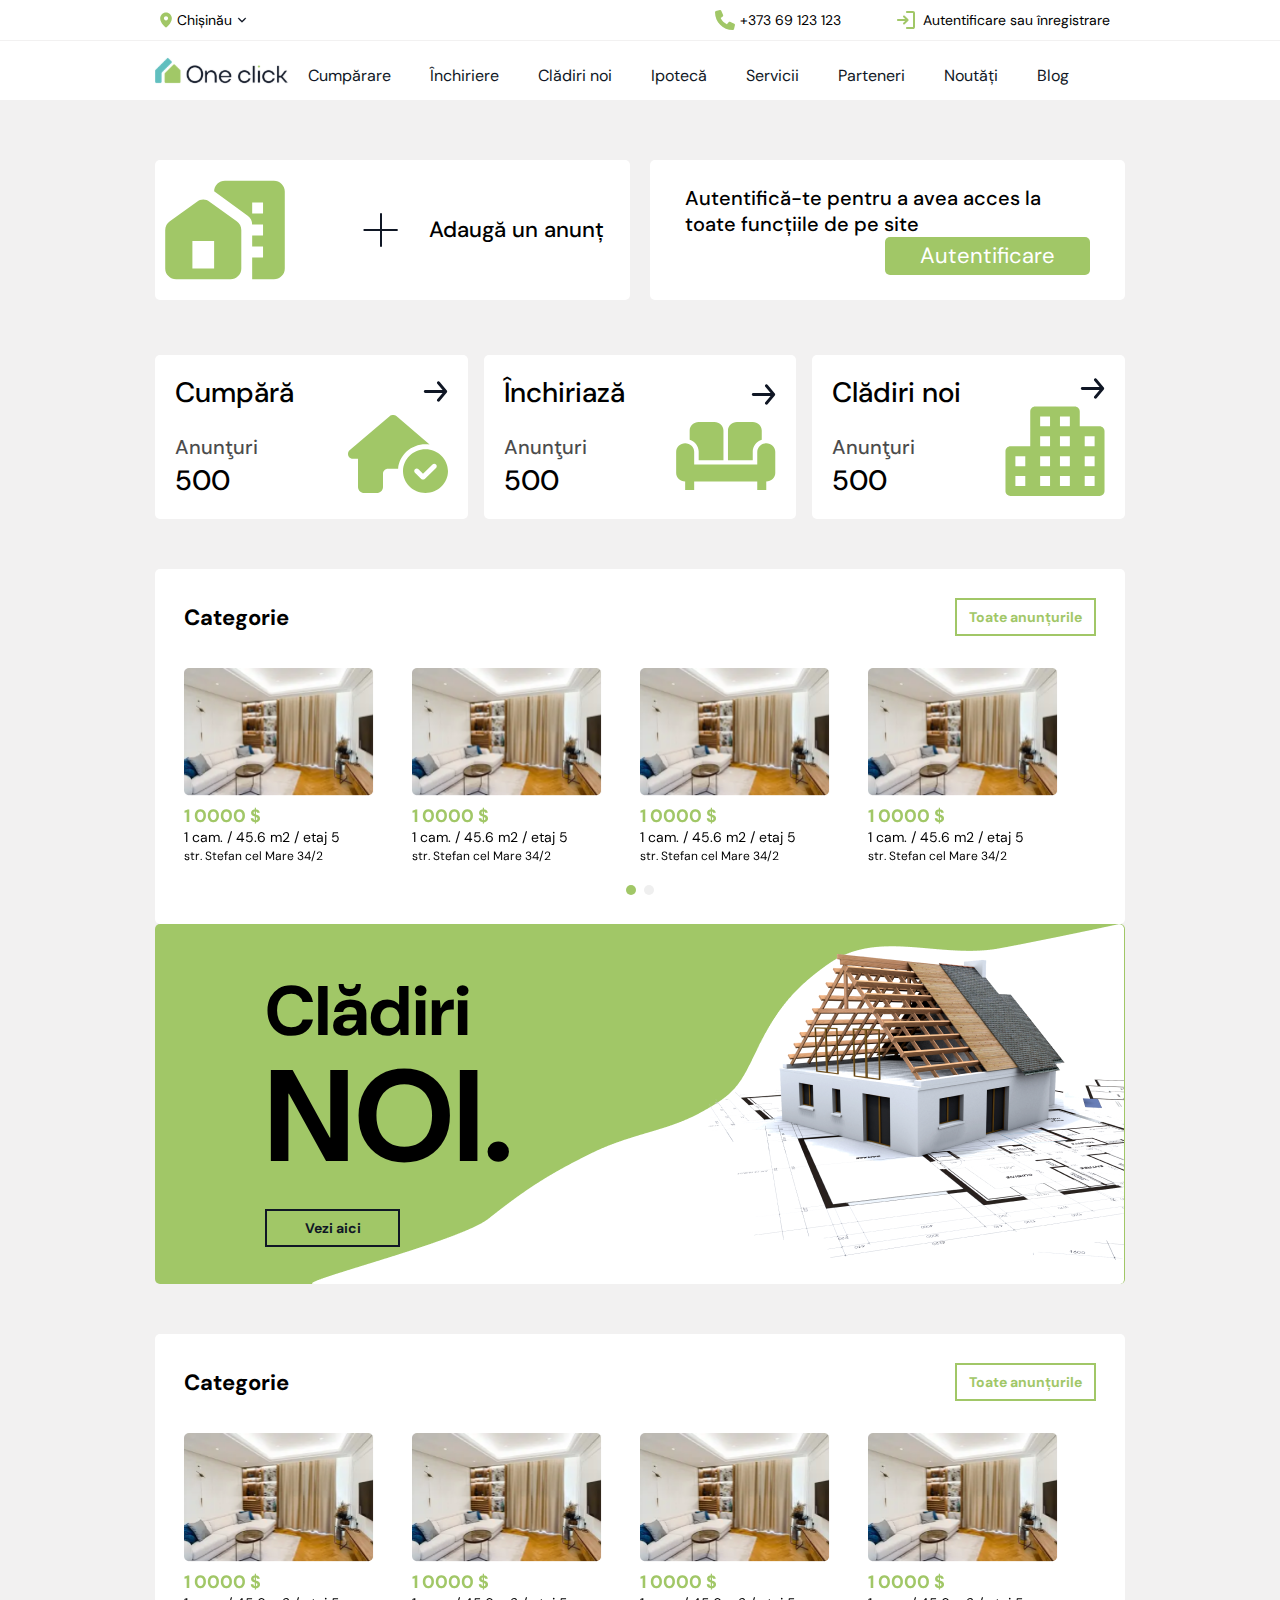
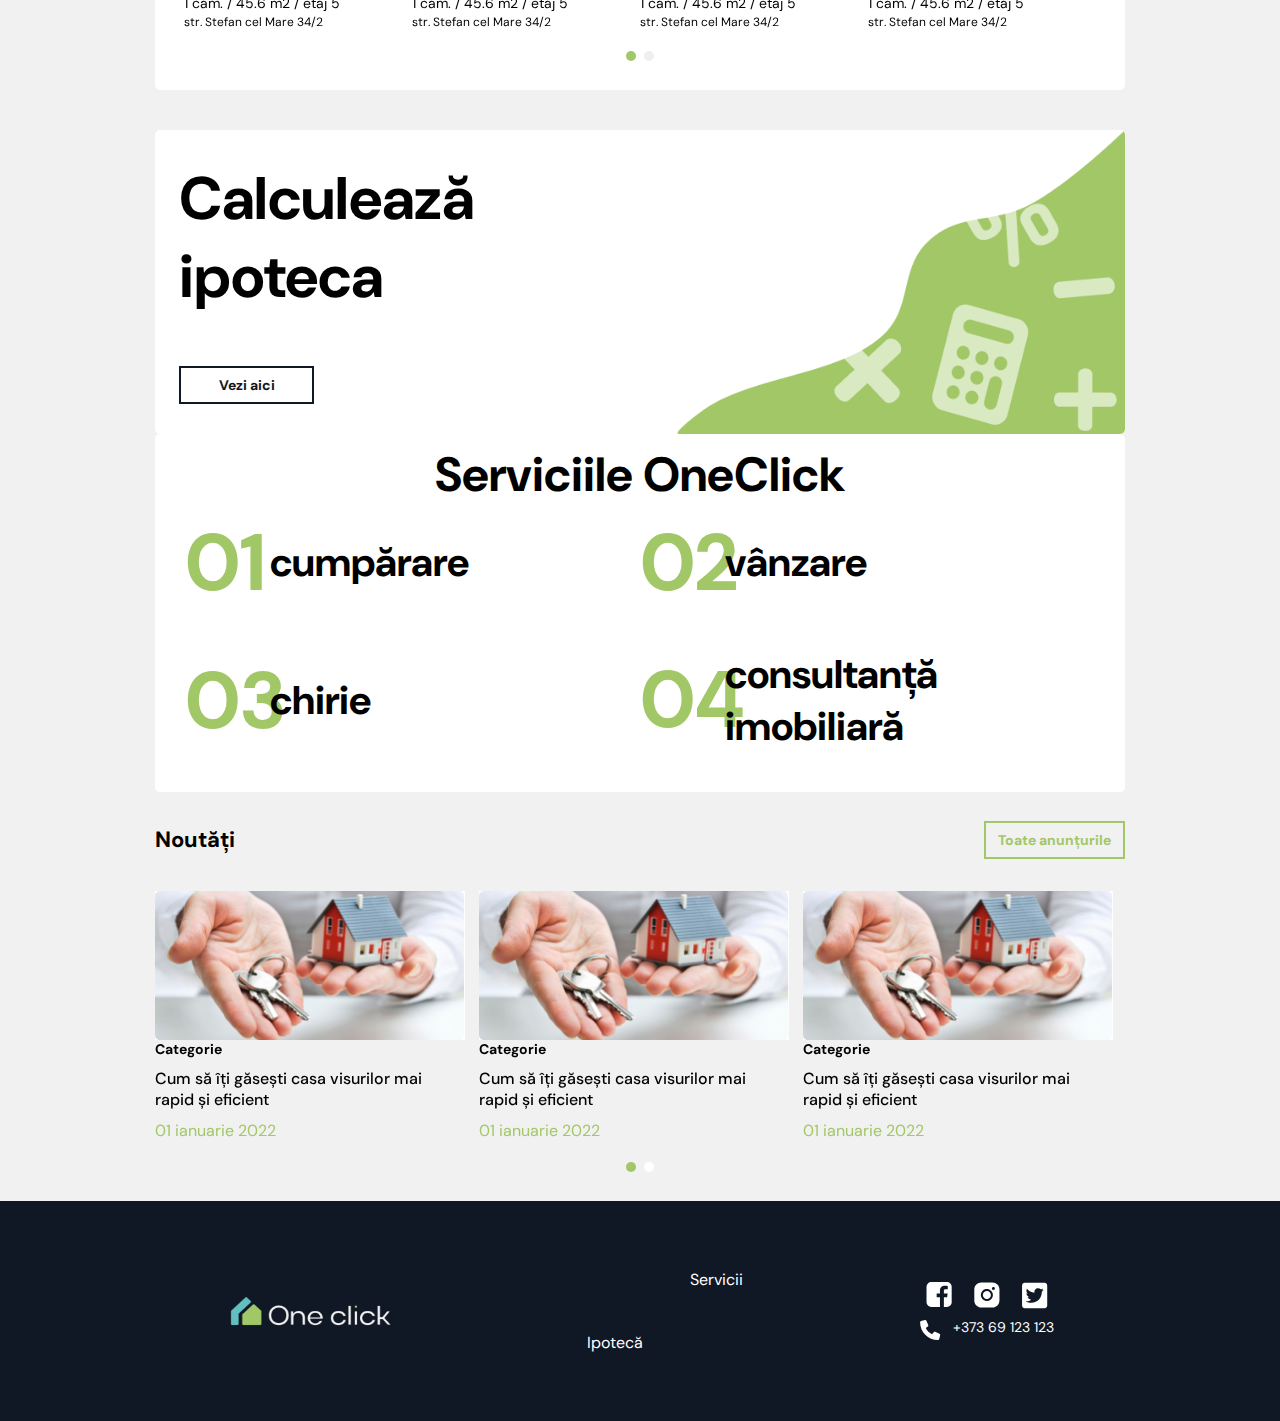
<file: index.html>
<!DOCTYPE html>
<html lang="en">
  <head>
    <meta charset="UTF-8" />
    <meta
      name="viewport"
      content="width=device-width, user-scalable=no, initial-scale=1.0, maximum-scale=1.0, minimum-scale=1.0"
    />
    <meta http-equiv="X-UA-Compatible" content="ie=edge" />
    <link rel="stylesheet" href="./css/style.css" />
    <title>Home Page</title>
  </head>
  <body>
    <div class="wrapper">
      <header class="header">
        <div class="header__content">
          <div class="header__connection connection _container">
            <div class="connection__city">
              <div class="connection-block connection__city-modalShow">
                <img src="./img/header/Subtract.svg" alt="location" />
                <span>Chișinău</span>
                <img src="./img/header/vector_down.svg" alt="vector" />
              </div>
              <div class="connection__city__modal-wrapper"></div>
              <div class="connection__city-bg-modal">
                <div class="connection__city-modal">
                  <div class="connection__city-input">
                    <label for="connection__city-input"> </label>
                    <input
                      id="connection__city-input"
                      type="text"
                      placeholder="Indică orașul"
                    />
                    <img
                      src="./img/main/close.svg"
                      alt="close"
                      class="connection__city-close"
                    />
                  </div>
                  <ul>
                    <li>Chișinău</li>
                    <li>Bălți</li>
                    <li>Cahul</li>
                    <li>Chișinău</li>
                    <li>Bălți</li>
                    <li>Cahul</li>
                    <li>Chișinău</li>
                    <li>Bălți</li>
                    <li>Cahul</li>
                    <li>Chișinău</li>
                    <li>Bălți</li>
                    <li>Cahul</li>
                  </ul>
                </div>
              </div>
            </div>
            <div class="connection__auth">
              <div class="connection__phone connection-block">
                <img src="./img/header/phone.svg" alt="phone" /><span
                  >+373 69 123 123</span
                >
              </div>
              <div
                onclick="showModalLogin()"
                class="connection__login connection-block"
              >
                <img src="img/header/login.svg" alt="login" />
                <span>Autentificare sau înregistrare</span>
              </div>
            </div>
          </div>

          <div class="header__menu menu _container">
            <div class="menu__logo logo">
              <a href="index.html">
                <img src="./img/header/logo_header.svg" alt="logo"
              /></a>
            </div>
            <nav class="menu__body">
              <ul class="menu__list">
                <li>
                  <a href="buy-page.html" class="menu__link">Cumpărare</a>
                </li>
                <li>
                  <a href="rent-page.html" class="menu__link">Închiriere</a>
                </li>
                <li>
                  <a href="new-build-page.html" class="menu__link"
                    >Clădiri noi</a
                  >
                </li>
                <li onclick="showModalIpoteca()" class="menu__link">Ipotecă</li>
                <li class="menu__link" onclick="showModalService()">
                  Servicii
                </li>
                <li>
                  <a href="partner-page.html" class="menu__link">Parteneri</a>
                </li>
                <li><a href="news-page.html" class="menu__link">Noutăți</a></li>
                <li><a href="blog-page.html" class="menu__link">Blog</a></li>
              </ul>
            </nav>
            <div class="menu__icon icon-menu" onclick="showBurgerMenu()">
              <span></span>
              <span></span>
              <span></span>
            </div>
            <div id="modalIpoteca" class="modal__wrapper">
              <div class="modal">
                <div class="justify align-center">
                  <h3 class="modal__title title">Ipotecă</h3>
                  <span onclick="closeModalIpoteca()" class="modal__close"
                    >&times;</span
                  >
                </div>
                <div class="modal__content">
                  <a href="calculator-page.html">
                    <div class="service">
                      <div class="service__img">
                        <img src="./img/main/calc.svg" alt="calc" />
                      </div>
                      <div class="service__title">Calculator ipotecă</div>
                      <div class="service__text">Calculează</div>
                    </div>
                  </a>
                </div>
              </div>
            </div>

            <div id="modalService" class="modal__wrapper">
              <div class="modal">
                <div class="justify align-center">
                  <h3 class="modal__title title">Servicii</h3>
                  <span onclick="closeModalService()" class="modal__close"
                    >&times;</span
                  >
                </div>

                <div class="modal__content">
                  <a href="buy-page.html">
                    <div class="service">
                      <div class="service__img">
                        <img src="./img/main/house-circle.svg" alt="home" />
                      </div>
                      <div class="service__title">Cumpărare și vânzare</div>
                      <div class="service__text">123 557 oferte</div>
                    </div>
                  </a>
                  <a href="rent-page.html">
                    <div class="service">
                      <div class="service__img">
                        <img src="./img/main/sofa.svg" alt="sofa" />
                      </div>
                      <div class="service__title">Chirie</div>
                      <div class="service__text">50 222 oferte</div>
                    </div>
                  </a>
                </div>
              </div>
            </div>
            <nav id="mySidenav" class="menu__body_burger sidenav">
              <span class="closebtn" onclick="closeBurgerMenu()">&times;</span>
              <ul class="menu__list_burger">
                <li>
                  <a href="buy-page.html" class="menu__link">Cumpărare</a>
                </li>
                <li>
                  <a href="rent-page.html" class="menu__link">Închiriere</a>
                </li>
                <li>
                  <a href="new-build-page.html" class="menu__link"
                    >Clădiri noi</a
                  >
                </li>
                <li class="justify" onclick="showBurgerIpoteca()">
                  <a href="#" class="menu__link">Ipotecă</a>
                  <img src="./img/header/arrow-green.svg" alt="arrow-green" />
                </li>
                <li class="justify" onclick="showBurgerService()">
                  <a href="#" class="menu__link">Servicii</a>
                  <img src="./img/header/arrow-green.svg" alt="arrow-green" />
                </li>
                <li>
                  <a href="partner-page.html" class="menu__link">Parteneri</a>
                </li>
                <li><a href="news-page.html" class="menu__link">Noutăți</a></li>
                <li><a href="blog-page.html" class="menu__link">Blog</a></li>
                <div class="connection__login align-center">
                  <img src="img/header/login.svg" alt="login" />
                  <span class="ml-20">Autentificare sau înregistrare</span>
                </div>
              </ul>
            </nav>
            <nav id="mySidenavIpoteca" class="menu__body_burger sidenav">
              <span class="closebtn" onclick="closeBurgerIpoteca()"
                >&times;</span
              >
              <ul class="menu__list_burger">
                <li>
                  <a href="buy-page.html" class="menu__link">Calculator</a>
                </li>
              </ul>
            </nav>
            <nav id="mySidenavService" class="menu__body_burger sidenav">
              <span class="closebtn" onclick="closeBurgerService()"
                >&times;</span
              >
              <ul class="menu__list_burger">
                <li>
                  <a href="buy-page.html" class="menu__link"
                    >Cumpărare şi vânzare</a
                  >
                </li>
                <li>
                  <a href="rent-page.html" class="menu__link">Chirie</a>
                </li>
              </ul>
            </nav>
          </div>
          <div id="auth_login" class="auth__wrapper">
            <div class="auth">
              <div class="auth__close">
                <span onclick="closeModalLogin()">&times;</span>
              </div>
              <div class="auth__content">
                <div class="auth__title">
                  <span>Conectați-vă la</span>
                  <a href="index.html">
                    <img src="./img/header/logo_header.svg" alt="logo"
                  /></a>
                </div>
                <div class="auth__btn bg-green">
                  <img src="./img/auth/google.svg" alt="google" />Conectați-vă
                  prin Google
                </div>
                <div class="auth__btn bg-blue">
                  <img
                    src="./img/auth/facebook.svg"
                    alt="facebook"
                  />Conectați-vă prin Facebook
                </div>
                <hr />
                <div class="auth__input">
                  <label for="auth_login_input">
                    <img src="./img/auth/bx_user.svg" alt="user" />
                  </label>
                  <input
                    placeholder="Nume utilizator sau email"
                    id="auth_login_input"
                    name="auth_login_input"
                    type="text"
                  />
                </div>
                <div class="auth__input">
                  <label for="auth_password">
                    <img src="./img/auth/password.svg" alt="password" />
                  </label>
                  <input
                    placeholder="Parola"
                    id="auth_password"
                    name="auth_password"
                    type="text"
                  />
                </div>
                <div class="auth__text auth__text-active mb-20">
                  Ați uitat parola?
                </div>
                <div class="auth__btn bg-black text-center">Conectați-vă</div>
                <div class="auth__text text-center">
                  Nu aveți un cont?
                  <span
                    onclick="showModalRegistration()"
                    class="auth__text-active"
                  >
                    Înregistrați-vă!</span
                  >
                </div>
              </div>
            </div>
          </div>
          <div id="auth_registration" class="auth__wrapper">
            <div class="auth">
              <div class="auth__close">
                <span onclick="closeModalRegistration()">&times;</span>
              </div>
              <div class="auth__content">
                <div class="auth__title-registration">
                  <a href="index.html">
                    <img src="./img/header/logo_header.svg" alt="logo"
                  /></a>
                </div>
                <div class="auth__title-registration">
                  <span>Înregistrare</span>
                </div>

                <div class="auth__btn bg-green">
                  <img src="./img/auth/google.svg" alt="google" />Conectați-vă
                  prin Google
                </div>
                <div class="auth__btn bg-blue">
                  <img
                    src="./img/auth/facebook.svg"
                    alt="facebook"
                  />Conectați-vă prin Facebook
                </div>
                <hr />
                <div class="auth__input">
                  <label for="auth_registration_email">
                    <img src="./img/auth/email.svg" alt="email" />
                  </label>
                  <input
                    placeholder="Email"
                    id="auth_registration_email"
                    name="auth_registration_email"
                    type="text"
                  />
                </div>
                <div class="auth__input">
                  <label for="auth_registration_login">
                    <img src="./img/auth/bx_user.svg" alt="user" />
                  </label>
                  <input
                    placeholder="Nume utilizator sau email"
                    id="auth_registration_login"
                    name="auth_registration_login"
                    type="text"
                  />
                </div>
                <div class="auth__input">
                  <label for="auth_registration_password">
                    <img src="./img/auth/password.svg" alt="password" />
                  </label>
                  <input
                    placeholder="Parola"
                    id="auth_registration_password"
                    name="auth_registration_password"
                    type="text"
                  />
                </div>
                <div class="auth__text mb-20 check-box pl-20">
                  <input
                    type="checkbox"
                    name="auth_registration_agree"
                    id="auth_registration_agree"
                  />
                  <label for="auth_registration_agree">
                    Sunt de acord cu
                    <span class="border-bottom"
                      >termenii de utilizare și politica de
                      confidențialitate</span
                    >
                  </label>
                </div>
                <div class="auth__btn bg-black text-center">Înregistrare</div>
                <div class="auth__text text-center">
                  Deja aveți un cont?
                  <span onclick="showModalLogin()" class="auth__text-active">
                    Conectați-vă!</span
                  >
                </div>
              </div>
            </div>
          </div>
        </div>
      </header>

      <main class="main">
        <div class="_container">
          <div class="activeBanner">
            <a href="add-product.html" class="activeBanner__add">
              <div class="activeBanner__add_img">
                <img src="./img/main/home-work.svg" alt="home-work" />
              </div>

              <div class="activeBanner__text">
                <img src="./img/main/plus.svg" alt="plus" /> Adaugă un anunț
              </div>
            </a>
            <div class="activeBanner__login">
              <p>
                Autentifică-te pentru a avea acces la toate funcțiile de pe site
              </p>
              <button
                onclick="showModalLogin()"
                class="activeBanner__login_btn btnRadius"
              >
                Autentificare
              </button>
            </div>
          </div>
        </div>

        <div class="_container">
          <div class="filters">
            <a href="buy-page.html" class="filters__item filters__item1">
              <div class="filters__text">
                <h3 class="filters__title">Cumpără</h3>
                <p>
                  <span>Anunţuri</span> <br />
                  500
                </p>
              </div>
              <div class="filters__img">
                <div class="filters__arrow">
                  <img src="./img/main/arrow.svg" alt="arrow" />
                </div>
                <div class="filters__picture">
                  <img src="img/main/house-circle.svg" alt="house-circle" />
                </div>
              </div>
            </a>
            <a href="rent-page.html" class="filters__item filters__item2">
              <div class="filters__text">
                <h3 class="filters__title">Închiriază</h3>
                <p>
                  <span>Anunţuri</span> <br />
                  500
                </p>
              </div>
              <div class="filters__img">
                <div class="filters__arrow">
                  <img src="./img/main/arrow.svg" alt="arrow" />
                </div>
                <div class="filters__picture">
                  <img src="img/main/sofa.svg" alt="sofa" />
                </div>
              </div>
            </a>
            <a href="new-build-page.html" class="filters__item filters__item3">
              <div class="filters__text">
                <h3 class="filters__title">Clădiri noi</h3>
                <p>
                  <span>Anunţuri</span> <br />
                  500
                </p>
              </div>
              <div class="filters__img">
                <div class="filters__arrow">
                  <img src="./img/main/arrow.svg" alt="arrow" />
                </div>
                <div class="filters__picture">
                  <img src="img/main/build.svg" alt="build" />
                </div>
              </div>
            </a>
          </div>
        </div>

        <div class="_container">
          <div class="category">
            <div class="category__header">
              <h3 class="category__title title">Categorie</h3>
              <button class="btn-link btn-primary">
                <a href="buy-page.html">Toate anunțurile</a>
              </button>
            </div>

            <div class="category__list category__slider">
              <div class="category__item">
                <div class="category__img">
                  <a href="product-page.html"
                    ><img src="./img/main/category.png" alt="category"
                  /></a>
                </div>
                <div class="category__content">
                  <div class="category__price">1 0000 $</div>
                  <div class="category__text">
                    1 cam. / 45.6 m2 / etaj 5 <br />
                    <span>str. Stefan cel Mare 34/2</span>
                  </div>
                </div>
              </div>

              <div class="category__item">
                <div class="category__img">
                  <a href="product-page.html"
                    ><img src="./img/main/category.png" alt="category"
                  /></a>
                </div>
                <div class="category__content">
                  <div class="category__price">1 0000 $</div>
                  <div class="category__text">
                    1 cam. / 45.6 m2 / etaj 5 <br />
                    <span>str. Stefan cel Mare 34/2</span>
                  </div>
                </div>
              </div>
              <div class="category__item">
                <div class="category__img">
                  <a href="product-page.html"
                    ><img src="./img/main/category.png" alt="category"
                  /></a>
                </div>
                <div class="category__content">
                  <div class="category__price">1 0000 $</div>
                  <div class="category__text">
                    1 cam. / 45.6 m2 / etaj 5 <br />
                    <span>str. Stefan cel Mare 34/2</span>
                  </div>
                </div>
              </div>
              <div class="category__item">
                <div class="category__img">
                  <a href="product-page.html"
                    ><img src="./img/main/category.png" alt="category"
                  /></a>
                </div>
                <div class="category__content">
                  <div class="category__price">1 0000 $</div>
                  <div class="category__text">
                    1 cam. / 45.6 m2 / etaj 5 <br />
                    <span>str. Stefan cel Mare 34/2</span>
                  </div>
                </div>
              </div>
              <div class="category__item">
                <div class="category__img">
                  <a href="product-page.html"
                    ><img src="./img/main/category.png" alt="category"
                  /></a>
                </div>
                <div class="category__content">
                  <div class="category__price">1 0000 $</div>
                  <div class="category__text">
                    1 cam. / 45.6 m2 / etaj 5 <br />
                    <span>str. Stefan cel Mare 34/2</span>
                  </div>
                </div>
              </div>
              <div class="category__item">
                <div class="category__img">
                  <a href="product-page.html"
                    ><img src="./img/main/category.png" alt="category"
                  /></a>
                </div>
                <div class="category__content">
                  <div class="category__price">1 0000 $</div>
                  <div class="category__text">
                    1 cam. / 45.6 m2 / etaj 5 <br />
                    <span>str. Stefan cel Mare 34/2</span>
                  </div>
                </div>
              </div>
              <div class="category__item">
                <div class="category__img">
                  <a href="product-page.html"
                    ><img src="./img/main/category.png" alt="category"
                  /></a>
                </div>
                <div class="category__content">
                  <div class="category__price">1 0000 $</div>
                  <div class="category__text">
                    1 cam. / 45.6 m2 / etaj 5 <br />
                    <span>str. Stefan cel Mare 34/2</span>
                  </div>
                </div>
              </div>
              <div class="category__item">
                <div class="category__img">
                  <a href="product-page.html"
                    ><img src="./img/main/category.png" alt="category"
                  /></a>
                </div>
                <div class="category__content">
                  <div class="category__price">1 0000 $</div>
                  <div class="category__text">
                    1 cam. / 45.6 m2 / etaj 5 <br />
                    <span>str. Stefan cel Mare 34/2</span>
                  </div>
                </div>
              </div>
            </div>
          </div>
        </div>

        <div class="_container">
          <div class="newBuildBanner">
            <div class="newBuildBanner__content">
              <h1 class="newBuildBanner__title">
                Clădiri <br />
                <span>NOI.</span>
              </h1>
              <button class="newBuildBanner__btn btn-link btn-dark">
                <a href="new-build-page.html">Vezi aici</a>
              </button>
            </div>
          </div>
        </div>

        <div class="_container">
          <div class="category">
            <div class="category__header">
              <h3 class="category__title title">Categorie</h3>
              <button class="btn-link btn-primary">
                <a href="buy-page.html">Toate anunțurile</a>
              </button>
            </div>

            <div class="category__list category__slider">
              <div class="category__item">
                <div class="category__img">
                  <a href="product-page.html"
                    ><img src="./img/main/category.png" alt="category"
                  /></a>
                </div>
                <div class="category__content">
                  <div class="category__price">1 0000 $</div>
                  <div class="category__text">
                    1 cam. / 45.6 m2 / etaj 5 <br />
                    <span>str. Stefan cel Mare 34/2</span>
                  </div>
                </div>
              </div>

              <div class="category__item">
                <div class="category__img">
                  <a href="product-page.html"
                    ><img src="./img/main/category.png" alt="category"
                  /></a>
                </div>
                <div class="category__content">
                  <div class="category__price">1 0000 $</div>
                  <div class="category__text">
                    1 cam. / 45.6 m2 / etaj 5 <br />
                    <span>str. Stefan cel Mare 34/2</span>
                  </div>
                </div>
              </div>
              <div class="category__item">
                <div class="category__img">
                  <a href="product-page.html"
                    ><img src="./img/main/category.png" alt="category"
                  /></a>
                </div>
                <div class="category__content">
                  <div class="category__price">1 0000 $</div>
                  <div class="category__text">
                    1 cam. / 45.6 m2 / etaj 5 <br />
                    <span>str. Stefan cel Mare 34/2</span>
                  </div>
                </div>
              </div>
              <div class="category__item">
                <div class="category__img">
                  <a href="product-page.html"
                    ><img src="./img/main/category.png" alt="category"
                  /></a>
                </div>
                <div class="category__content">
                  <div class="category__price">1 0000 $</div>
                  <div class="category__text">
                    1 cam. / 45.6 m2 / etaj 5 <br />
                    <span>str. Stefan cel Mare 34/2</span>
                  </div>
                </div>
              </div>
              <div class="category__item">
                <div class="category__img">
                  <a href="product-page.html"
                    ><img src="./img/main/category.png" alt="category"
                  /></a>
                </div>
                <div class="category__content">
                  <div class="category__price">1 0000 $</div>
                  <div class="category__text">
                    1 cam. / 45.6 m2 / etaj 5 <br />
                    <span>str. Stefan cel Mare 34/2</span>
                  </div>
                </div>
              </div>
              <div class="category__item">
                <div class="category__img">
                  <a href="product-page.html"
                    ><img src="./img/main/category.png" alt="category"
                  /></a>
                </div>
                <div class="category__content">
                  <div class="category__price">1 0000 $</div>
                  <div class="category__text">
                    1 cam. / 45.6 m2 / etaj 5 <br />
                    <span>str. Stefan cel Mare 34/2</span>
                  </div>
                </div>
              </div>
              <div class="category__item">
                <div class="category__img">
                  <a href="product-page.html"
                    ><img src="./img/main/category.png" alt="category"
                  /></a>
                </div>
                <div class="category__content">
                  <div class="category__price">1 0000 $</div>
                  <div class="category__text">
                    1 cam. / 45.6 m2 / etaj 5 <br />
                    <span>str. Stefan cel Mare 34/2</span>
                  </div>
                </div>
              </div>
              <div class="category__item">
                <div class="category__img">
                  <a href="product-page.html"
                    ><img src="./img/main/category.png" alt="category"
                  /></a>
                </div>
                <div class="category__content">
                  <div class="category__price">1 0000 $</div>
                  <div class="category__text">
                    1 cam. / 45.6 m2 / etaj 5 <br />
                    <span>str. Stefan cel Mare 34/2</span>
                  </div>
                </div>
              </div>
            </div>
          </div>
        </div>

        <div class="_container">
          <div class="blockLinks">
            <div class="blockLinks__calculator calculatorLink">
              <div class="calculatorLink__title">
                Calculează <br />
                ipoteca
              </div>
              <button class="calculatorLink__btn btn-link btn-dark">
                Vezi aici
              </button>
            </div>

            <div class="blockLinks__services services">
              <div class="services__title">Serviciile OneClick</div>
              <ul class="services__list">
                <li>
                  <span>01</span>
                  <p>cumpărare</p>
                </li>
                <li>
                  <span>02</span>
                  <p>vânzare</p>
                </li>
                <li>
                  <span>03</span>
                  <p>chirie</p>
                </li>
                <li>
                  <span class="last04">04</span>
                  <p>
                    consultanță<br />
                    imobiliară
                  </p>
                </li>
              </ul>
            </div>
          </div>
        </div>

        <div class="_container">
          <div class="newProducts">
            <div class="newProducts__header">
              <h3 class="newProducts__title title">Noutăți</h3>
              <button class="btn-link btn-primary">
                <a href="news-page.html">Toate anunțurile</a>
              </button>
            </div>

            <ul class="newProducts__list newProducts__slider">
              <li class="newProducts__item">
                <div class="newProducts__img">
                  <a href="open-news-page.html">
                    <img src="./img/main/newProduct.jpg" alt="newProduct"
                  /></a>
                </div>
                <div class="newProducts__list_title">Categorie</div>
                <div class="newProducts__text">
                  Cum să îți găsești casa visurilor mai rapid și eficient
                </div>
                <div class="newProducts__date">01 ianuarie 2022</div>
              </li>
              <li class="newProducts__item">
                <div class="newProducts__img">
                  <a href="open-news-page.html">
                    <img src="./img/main/newProduct.jpg" alt="newProduct"
                  /></a>
                </div>
                <div class="newProducts__list_title">Categorie</div>
                <div class="newProducts__text">
                  Cum să îți găsești casa visurilor mai rapid și eficient
                </div>
                <div class="newProducts__date">01 ianuarie 2022</div>
              </li>
              <li class="newProducts__item">
                <div class="newProducts__img">
                  <a href="open-news-page.html">
                    <img src="./img/main/newProduct.jpg" alt="newProduct"
                  /></a>
                </div>
                <div class="newProducts__list_title">Categorie</div>
                <div class="newProducts__text">
                  Cum să îți găsești casa visurilor mai rapid și eficient
                </div>
                <div class="newProducts__date">01 ianuarie 2022</div>
              </li>
              <li class="newProducts__item">
                <div class="newProducts__img">
                  <a href="open-news-page.html">
                    <img src="./img/main/newProduct.jpg" alt="newProduct"
                  /></a>
                </div>
                <div class="newProducts__list_title">Categorie</div>
                <div class="newProducts__text">
                  Cum să îți găsești casa visurilor mai rapid și eficient
                </div>
                <div class="newProducts__date">01 ianuarie 2022</div>
              </li>
              <li class="newProducts__item">
                <div class="newProducts__img">
                  <a href="open-news-page.html">
                    <img src="./img/main/newProduct.jpg" alt="newProduct"
                  /></a>
                </div>
                <div class="newProducts__list_title">Categorie</div>
                <div class="newProducts__text">
                  Cum să îți găsești casa visurilor mai rapid și eficient
                </div>
                <div class="newProducts__date">01 ianuarie 2022</div>
              </li>
            </ul>
          </div>
        </div>
      </main>

      <footer class="footer">
        <div class="footer__content _container">
          <div class="footer__logo logo">
            <img src="./img/footer/logo_footer.svg" alt="logo" />
          </div>
          <div class="footer__nav nav">
            <ul class="nav__list">
              <li><a href="buy-page.html" class="menu__link">Cumpărare</a></li>
              <li>
                <a href="rent-page.html" class="menu__link">Închiriere</a>
              </li>
              <li>
                <a href="new-build-page.html" class="menu__link">Clădiri noi</a>
              </li>
              <li><a href="" class="menu__link">Ipotecă</a></li>
            </ul>
            <ul class="nav__list">
              <li><a href="" class="menu__link">Servicii</a></li>
              <li>
                <a href="partner-page.html" class="menu__link">Parteneri</a>
              </li>
              <li><a href="news-page.html" class="menu__link">Noutăți</a></li>
              <li><a href="blog-page.html" class="menu__link">Blog</a></li>
            </ul>
          </div>
          <div class="footer__social social">
            <div class="social__message">
              <a href="" class="social__item"
                ><img src="./img/footer/facebook.svg" alt="facebook"
              /></a>
              <a href="" class="social__item"
                ><img src="./img/footer/insta.svg" alt="insta"
              /></a>
              <a href="" class="social__item"
                ><img src="./img/footer/twitter.svg" alt="twitter"
              /></a>
            </div>
            <div class="social__phone">
              <img src="./img/footer/phone.svg" alt="phone" /><span
                >+373 69 123 123</span
              >
            </div>
          </div>
        </div>
      </footer>
    </div>

    <script src="https://code.jquery.com/jquery-3.6.1.min.js"></script>
    <script src="./js/slick.min.js"></script>
    <script src="js/sliders.js"></script>
    <script src="js/script.js"></script>
  </body>
</html>
</file>
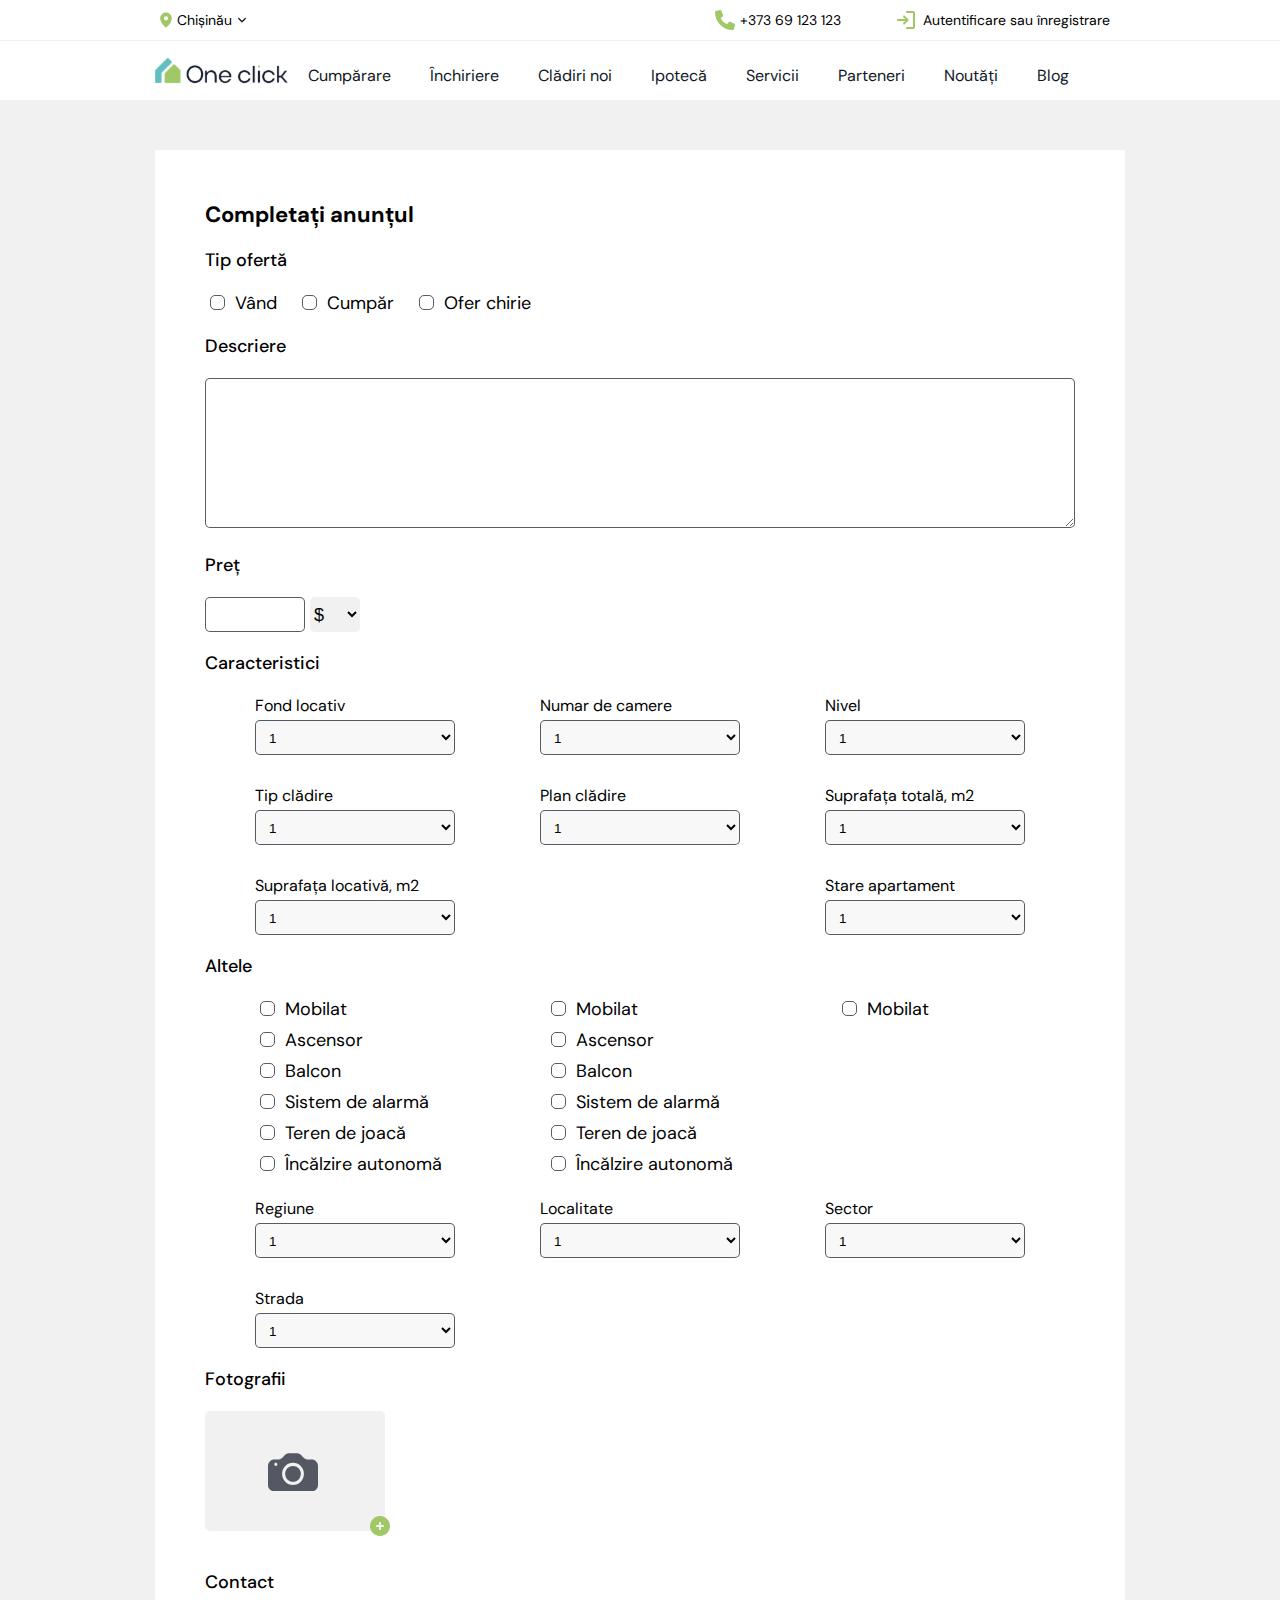
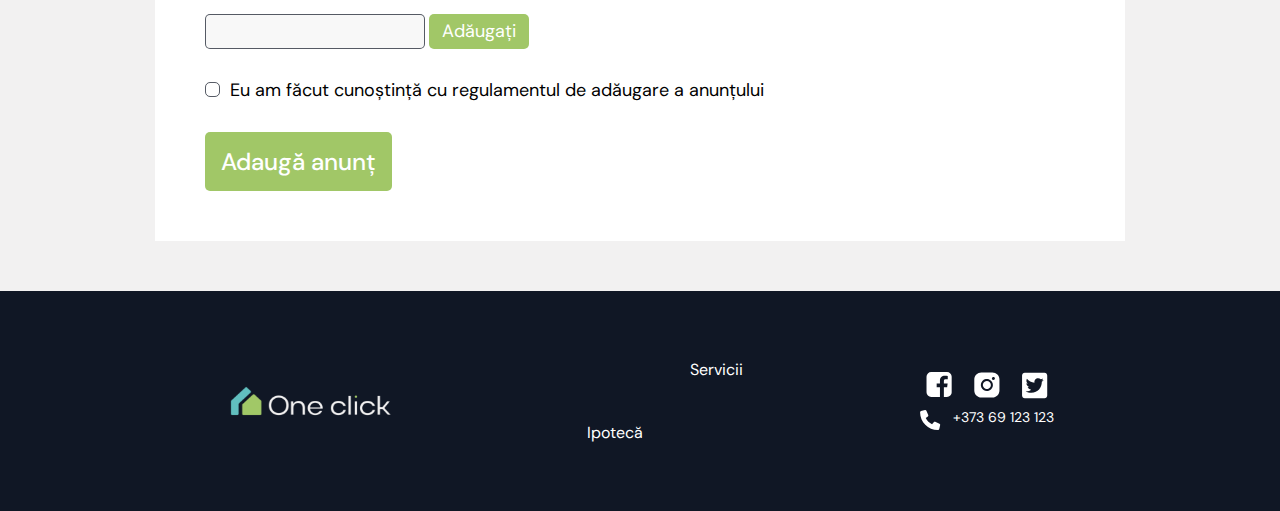
<file: add-product.html>
<!DOCTYPE html>
<html lang="en">
  <head>
    <meta charset="UTF-8" />
    <meta
      name="viewport"
      content="width=device-width, user-scalable=no, initial-scale=1.0, maximum-scale=1.0, minimum-scale=1.0"
    />
    <meta http-equiv="X-UA-Compatible" content="ie=edge" />
    <link rel="stylesheet" href="./css/style.css" />
    <title>Add Product Page</title>
  </head>
  <body>
    <div class="wrapper">
      <header class="header">
        <div class="header__content">
          <div class="header__connection connection _container">
            <div class="connection__city">
              <div class="connection-block connection__city-modalShow">
                <img src="./img/header/Subtract.svg" alt="location" />
                <span>Chișinău</span>
                <img src="./img/header/vector_down.svg" alt="vector" />
              </div>
              <div class="connection__city__modal-wrapper"></div>
              <div class="connection__city-bg-modal">
                <div class="connection__city-modal">
                  <div class="connection__city-input">
                    <label for="connection__city-input"> </label>
                    <input
                      id="connection__city-input"
                      type="text"
                      placeholder="Indică orașul"
                    />
                    <img
                      src="./img/main/close.svg"
                      alt="close"
                      class="connection__city-close"
                    />
                  </div>
                  <ul>
                    <li>Chișinău</li>
                    <li>Bălți</li>
                    <li>Cahul</li>
                    <li>Chișinău</li>
                    <li>Bălți</li>
                    <li>Cahul</li>
                    <li>Chișinău</li>
                    <li>Bălți</li>
                    <li>Cahul</li>
                    <li>Chișinău</li>
                    <li>Bălți</li>
                    <li>Cahul</li>
                  </ul>
                </div>
              </div>
            </div>
            <div class="connection__auth">
              <div class="connection__phone connection-block">
                <img src="./img/header/phone.svg" alt="phone" /><span
                  >+373 69 123 123</span
                >
              </div>
              <div
                onclick="showModalLogin()"
                class="connection__login connection-block"
              >
                <img src="img/header/login.svg" alt="login" />
                <span>Autentificare sau înregistrare</span>
              </div>
            </div>
          </div>

          <div class="header__menu menu _container">
            <div class="menu__logo logo">
              <a href="index.html">
                <img src="./img/header/logo_header.svg" alt="logo"
              /></a>
            </div>
            <nav class="menu__body">
              <ul class="menu__list">
                <li>
                  <a href="buy-page.html" class="menu__link">Cumpărare</a>
                </li>
                <li>
                  <a href="rent-page.html" class="menu__link">Închiriere</a>
                </li>
                <li>
                  <a href="new-build-page.html" class="menu__link"
                    >Clădiri noi</a
                  >
                </li>
                <li onclick="showModalIpoteca()" class="menu__link">Ipotecă</li>
                <li class="menu__link" onclick="showModalService()">
                  Servicii
                </li>
                <li>
                  <a href="partner-page.html" class="menu__link">Parteneri</a>
                </li>
                <li><a href="news-page.html" class="menu__link">Noutăți</a></li>
                <li><a href="blog-page.html" class="menu__link">Blog</a></li>
              </ul>
            </nav>
            <div class="menu__icon icon-menu" onclick="showBurgerMenu()">
              <span></span>
              <span></span>
              <span></span>
            </div>
            <div id="modalIpoteca" class="modal__wrapper">
              <div class="modal">
                <div class="justify align-center">
                  <h3 class="modal__title title">Ipotecă</h3>
                  <span onclick="closeModalIpoteca()" class="modal__close"
                    >&times;</span
                  >
                </div>
                <div class="modal__content">
                  <a href="calculator-page.html">
                    <div class="service">
                      <div class="service__img">
                        <img src="./img/main/calc.svg" alt="calc" />
                      </div>
                      <div class="service__title">Calculator ipotecă</div>
                      <div class="service__text">Calculează</div>
                    </div>
                  </a>
                </div>
              </div>
            </div>

            <div id="modalService" class="modal__wrapper">
              <div class="modal">
                <div class="justify align-center">
                  <h3 class="modal__title title">Servicii</h3>
                  <span onclick="closeModalService()" class="modal__close"
                    >&times;</span
                  >
                </div>

                <div class="modal__content">
                  <a href="buy-page.html">
                    <div class="service">
                      <div class="service__img">
                        <img src="./img/main/house-circle.svg" alt="home" />
                      </div>
                      <div class="service__title">Cumpărare și vânzare</div>
                      <div class="service__text">123 557 oferte</div>
                    </div>
                  </a>
                  <a href="rent-page.html">
                    <div class="service">
                      <div class="service__img">
                        <img src="./img/main/sofa.svg" alt="sofa" />
                      </div>
                      <div class="service__title">Chirie</div>
                      <div class="service__text">50 222 oferte</div>
                    </div>
                  </a>
                </div>
              </div>
            </div>
            <nav id="mySidenav" class="menu__body_burger sidenav">
              <span class="closebtn" onclick="closeBurgerMenu()">&times;</span>
              <ul class="menu__list_burger">
                <li>
                  <a href="buy-page.html" class="menu__link">Cumpărare</a>
                </li>
                <li>
                  <a href="rent-page.html" class="menu__link">Închiriere</a>
                </li>
                <li>
                  <a href="new-build-page.html" class="menu__link"
                    >Clădiri noi</a
                  >
                </li>
                <li class="justify" onclick="showBurgerIpoteca()">
                  <a href="#" class="menu__link">Ipotecă</a>
                  <img src="./img/header/arrow-green.svg" alt="arrow-green" />
                </li>
                <li class="justify" onclick="showBurgerService()">
                  <a href="#" class="menu__link">Servicii</a>
                  <img src="./img/header/arrow-green.svg" alt="arrow-green" />
                </li>
                <li>
                  <a href="partner-page.html" class="menu__link">Parteneri</a>
                </li>
                <li><a href="news-page.html" class="menu__link">Noutăți</a></li>
                <li><a href="blog-page.html" class="menu__link">Blog</a></li>
                <div class="connection__login align-center">
                  <img src="img/header/login.svg" alt="login" />
                  <span class="ml-20">Autentificare sau înregistrare</span>
                </div>
              </ul>
            </nav>
            <nav id="mySidenavIpoteca" class="menu__body_burger sidenav">
              <span class="closebtn" onclick="closeBurgerIpoteca()"
                >&times;</span
              >
              <ul class="menu__list_burger">
                <li>
                  <a href="buy-page.html" class="menu__link">Calculator</a>
                </li>
              </ul>
            </nav>
            <nav id="mySidenavService" class="menu__body_burger sidenav">
              <span class="closebtn" onclick="closeBurgerService()"
                >&times;</span
              >
              <ul class="menu__list_burger">
                <li>
                  <a href="buy-page.html" class="menu__link"
                    >Cumpărare şi vânzare</a
                  >
                </li>
                <li>
                  <a href="rent-page.html" class="menu__link">Chirie</a>
                </li>
              </ul>
            </nav>
          </div>
          <div id="auth_login" class="auth__wrapper">
            <div class="auth">
              <div class="auth__close">
                <span onclick="closeModalLogin()">&times;</span>
              </div>
              <div class="auth__content">
                <div class="auth__title">
                  <span>Conectați-vă la</span>
                  <a href="index.html">
                    <img src="./img/header/logo_header.svg" alt="logo"
                  /></a>
                </div>
                <div class="auth__btn bg-green">
                  <img src="./img/auth/google.svg" alt="google" />Conectați-vă
                  prin Google
                </div>
                <div class="auth__btn bg-blue">
                  <img
                    src="./img/auth/facebook.svg"
                    alt="facebook"
                  />Conectați-vă prin Facebook
                </div>
                <hr />
                <div class="auth__input">
                  <label for="auth_login_input">
                    <img src="./img/auth/bx_user.svg" alt="user" />
                  </label>
                  <input
                    placeholder="Nume utilizator sau email"
                    id="auth_login_input"
                    name="auth_login_input"
                    type="text"
                  />
                </div>
                <div class="auth__input">
                  <label for="auth_password">
                    <img src="./img/auth/password.svg" alt="password" />
                  </label>
                  <input
                    placeholder="Parola"
                    id="auth_password"
                    name="auth_password"
                    type="text"
                  />
                </div>
                <div class="auth__text auth__text-active mb-20">
                  Ați uitat parola?
                </div>
                <div class="auth__btn bg-black text-center">Conectați-vă</div>
                <div class="auth__text text-center">
                  Nu aveți un cont?
                  <span
                    onclick="showModalRegistration()"
                    class="auth__text-active"
                  >
                    Înregistrați-vă!</span
                  >
                </div>
              </div>
            </div>
          </div>
          <div id="auth_registration" class="auth__wrapper">
            <div class="auth">
              <div class="auth__close">
                <span onclick="closeModalRegistration()">&times;</span>
              </div>
              <div class="auth__content">
                <div class="auth__title-registration">
                  <a href="index.html">
                    <img src="./img/header/logo_header.svg" alt="logo"
                  /></a>
                </div>
                <div class="auth__title-registration">
                  <span>Înregistrare</span>
                </div>

                <div class="auth__btn bg-green">
                  <img src="./img/auth/google.svg" alt="google" />Conectați-vă
                  prin Google
                </div>
                <div class="auth__btn bg-blue">
                  <img
                    src="./img/auth/facebook.svg"
                    alt="facebook"
                  />Conectați-vă prin Facebook
                </div>
                <hr />
                <div class="auth__input">
                  <label for="auth_registration_email">
                    <img src="./img/auth/email.svg" alt="email" />
                  </label>
                  <input
                    placeholder="Email"
                    id="auth_registration_email"
                    name="auth_registration_email"
                    type="text"
                  />
                </div>
                <div class="auth__input">
                  <label for="auth_registration_login">
                    <img src="./img/auth/bx_user.svg" alt="user" />
                  </label>
                  <input
                    placeholder="Nume utilizator sau email"
                    id="auth_registration_login"
                    name="auth_registration_login"
                    type="text"
                  />
                </div>
                <div class="auth__input">
                  <label for="auth_registration_password">
                    <img src="./img/auth/password.svg" alt="password" />
                  </label>
                  <input
                    placeholder="Parola"
                    id="auth_registration_password"
                    name="auth_registration_password"
                    type="text"
                  />
                </div>
                <div class="auth__text mb-20 check-box pl-20">
                  <input
                    type="checkbox"
                    name="auth_registration_agree"
                    id="auth_registration_agree"
                  />
                  <label for="auth_registration_agree">
                    Sunt de acord cu
                    <span class="border-bottom"
                      >termenii de utilizare și politica de
                      confidențialitate</span
                    >
                  </label>
                </div>
                <div class="auth__btn bg-black text-center">Înregistrare</div>
                <div class="auth__text text-center">
                  Deja aveți un cont?
                  <span onclick="showModalLogin()" class="auth__text-active">
                    Conectați-vă!</span
                  >
                </div>
              </div>
            </div>
          </div>
        </div>
      </header>

      <main class="main add-product">
        <div class="_container">
          <form id="add-product-form" class="advertisement advertisement__form">
            <h2 class="title-h2">Completați anunțul</h2>
            <div class="advertisement__type">
              <h3 class="advertisement__title1">Tip ofertă</h3>
              <ul class="advertisement__typeList">
                <li>
                  <input
                    type="radio"
                    id="type_sell"
                    name="type_offer"
                    value="sell"
                  />
                  <label for="type_sell">Vând</label>
                </li>
                <li>
                  <input
                    type="radio"
                    id="type_buy"
                    name="type_offer"
                    value="buy"
                  />
                  <label for="type_buy">Cumpăr</label>
                </li>
                <li>
                  <input
                    type="radio"
                    id="type_rent"
                    name="type_offer"
                    value="rent"
                  />
                  <label for="type_rent">Ofer chirie</label>
                </li>
              </ul>
            </div>
            <div class="advertisement__description">
              <h3 class="advertisement__title1">Descriere</h3>
              <textarea
                id="advertisement__description"
                name="description"
                placeholder="Scrie aici......."
              >
              </textarea>
            </div>
            <div class="advertisement__price">
              <h3 class="advertisement__title1">Preț</h3>
              <div class="advertisement__priceContent">
                <input type="number" name="price" id="advertisement__price" />
                <select name="currency" id="currency">
                  <option value="dollar">$</option>
                  <option value="euro">€</option>
                  <option value="MDL">MDL</option>
                </select>
              </div>
            </div>
            <div class="advertisement__features">
              <h3 class="advertisement__title1">Caracteristici</h3>
              <div class="advertisement__featuresList">
                <div class="form-select">
                  <label for="housing_stock">Fond locativ</label><br />
                  <select name="housing_stock" id="housing_stock">
                    <option value="1">1</option>
                    <option value="2">2</option>
                    <option value="3">3</option>
                  </select>
                </div>
                <div class="form-select">
                  <label for="build_number">Numar de camere</label><br />
                  <select name="build_number" id="build_number">
                    <option value="1">1</option>
                    <option value="2">2</option>
                    <option value="3">3</option>
                  </select>
                </div>
                <div class="form-select">
                  <label for="floor">Nivel</label><br />
                  <select name="floor" id="floor">
                    <option value="1">1</option>
                    <option value="2">2</option>
                    <option value="3">3</option>
                  </select>
                </div>
                <div class="form-select">
                  <label for="type_build">Tip clădire</label><br />
                  <select name="type_build" id="type_build">
                    <option value="1">1</option>
                    <option value="2">2</option>
                    <option value="3">3</option>
                  </select>
                </div>
                <div class="form-select">
                  <label for="plan_build">Plan clădire</label><br />
                  <select name="plan_build" id="plan_build">
                    <option value="1">1</option>
                    <option value="2">2</option>
                    <option value="3">3</option>
                  </select>
                </div>
                <div class="form-select">
                  <label for="total_area">Suprafața totală, m2</label><br />
                  <select name="total_area" id="total_area">
                    <option value="1">1</option>
                    <option value="2">2</option>
                    <option value="3">3</option>
                  </select>
                </div>
                <div class="form-select">
                  <label for="living_area">Suprafața locativă, m2</label><br />
                  <select name="living_area" id="living_area">
                    <option value="1">1</option>
                    <option value="2">2</option>
                    <option value="3">3</option>
                  </select>
                </div>
                <div class="form-select">
                  <label for="state_apartment">Stare apartament</label><br />
                  <select name="state_apartment" id="state_apartment">
                    <option value="1">1</option>
                    <option value="2">2</option>
                    <option value="3">3</option>
                  </select>
                </div>
              </div>
            </div>
            <div class="advertisement__other">
              <h3 class="advertisement__title1">Altele</h3>
              <ul class="advertisement__otherList">
                <li>
                  <input type="checkbox" id="other_1" name="other" value="1" />
                  <label for="other_1">Mobilat</label>
                </li>

                <li>
                  <input type="checkbox" id="other_2" name="other" value="2" />
                  <label for="other_2">Ascensor</label>
                </li>
                <li>
                  <input type="checkbox" id="other_3" name="other" value="3" />
                  <label for="other_3">Balcon</label>
                </li>
                <li>
                  <input type="checkbox" id="other_4" name="other" value="4" />
                  <label for="other_4">Sistem de alarmă</label>
                </li>
                <li>
                  <input type="checkbox" id="other_5" name="other" value="5" />
                  <label for="other_5">Teren de joacă</label>
                </li>
                <li>
                  <input type="checkbox" id="other_6" name="other" value="6" />
                  <label for="other_6">Încălzire autonomă</label>
                </li>
                <li>
                  <input type="checkbox" id="other_1" name="other" value="1" />
                  <label for="other_1">Mobilat</label>
                </li>

                <li>
                  <input type="checkbox" id="other_2" name="other" value="2" />
                  <label for="other_2">Ascensor</label>
                </li>
                <li>
                  <input type="checkbox" id="other_3" name="other" value="3" />
                  <label for="other_3">Balcon</label>
                </li>
                <li>
                  <input type="checkbox" id="other_4" name="other" value="4" />
                  <label for="other_4">Sistem de alarmă</label>
                </li>
                <li>
                  <input type="checkbox" id="other_5" name="other" value="5" />
                  <label for="other_5">Teren de joacă</label>
                </li>
                <li>
                  <input type="checkbox" id="other_6" name="other" value="6" />
                  <label for="other_6">Încălzire autonomă</label>
                </li>
                <li>
                  <input type="checkbox" id="other_1" name="other" value="1" />
                  <label for="other_1">Mobilat</label>
                </li>
              </ul>
            </div>
            <div class="advertisement__address">
              <div class="form-select">
                <label for="region">Regiune</label><br />
                <select name="region" id="region">
                  <option value="1">1</option>
                  <option value="2">2</option>
                  <option value="3">3</option>
                </select>
              </div>
              <div class="form-select">
                <label for="location">Localitate</label><br />
                <select name="location" id="location">
                  <option value="1">1</option>
                  <option value="2">2</option>
                  <option value="3">3</option>
                </select>
              </div>
              <div class="form-select">
                <label for="sector">Sector</label><br />
                <select name="sector" id="sector">
                  <option value="1">1</option>
                  <option value="2">2</option>
                  <option value="3">3</option>
                </select>
              </div>
              <div class="form-select">
                <label for="street">Strada</label><br />
                <select name="street" id="street">
                  <option value="1">1</option>
                  <option value="2">2</option>
                  <option value="3">3</option>
                </select>
              </div>
            </div>

            <div class="advertisement__photo">
              <h3 class="advertisement__title1">Fotografii</h3>
              <!--              <div class="advertisement__addPhoto">-->
              <!--                <label>-->
              <!--                  <input type="file" />-->
              <!--                </label>-->
              <!--              </div>-->
              <div class="advertisement__addPhoto">
                <label>
                  <input
                    type="file"
                    multiple
                    id="gallery-photo-add"
                    name="gallery"
                    onchange="image_select()"
                  />
                </label>
              </div>
              <div class="gallery" id="gallery_container">

              </div>
            </div>

            <div class="advertisement__contact">
              <h3 class="advertisement__title1">Contact</h3>
              <div class="advertisement__contactGrid form-input">
                <input type="tel" name="phone_contact" />
                <button class="advertisement__btn-add btnRadius" type="button">
                  Adăugați
                </button>
              </div>
            </div>

            <div class="advertisement__license">
              <input type="checkbox" name="license " id="license " />
              <label for="license "
                >Eu am făcut cunoștință cu regulamentul de adăugare a
                anunțului</label
              >
            </div>

            <button class="advertisement__btn btnRadius" type="submit">
              Adaugă anunț
            </button>
          </form>
        </div>
      </main>

      <footer class="footer">
        <div class="footer__content _container">
          <div class="footer__logo logo">
            <img src="./img/footer/logo_footer.svg" alt="logo" />
          </div>
          <div class="footer__nav nav">
            <ul class="nav__list">
              <li><a href="buy-page.html" class="menu__link">Cumpărare</a></li>
              <li>
                <a href="rent-page.html" class="menu__link">Închiriere</a>
              </li>
              <li>
                <a href="new-build-page.html" class="menu__link">Clădiri noi</a>
              </li>
              <li><a href="" class="menu__link">Ipotecă</a></li>
            </ul>
            <ul class="nav__list">
              <li><a href="" class="menu__link">Servicii</a></li>
              <li>
                <a href="partner-page.html" class="menu__link">Parteneri</a>
              </li>
              <li><a href="news-page.html" class="menu__link">Noutăți</a></li>
              <li><a href="blog-page.html" class="menu__link">Blog</a></li>
            </ul>
          </div>
          <div class="footer__social social">
            <div class="social__message">
              <a href="" class="social__item"
                ><img src="./img/footer/facebook.svg" alt="facebook"
              /></a>
              <a href="" class="social__item"
                ><img src="./img/footer/insta.svg" alt="insta"
              /></a>
              <a href="" class="social__item"
                ><img src="./img/footer/twitter.svg" alt="twitter"
              /></a>
            </div>
            <div class="social__phone">
              <img src="./img/footer/phone.svg" alt="phone" /><span
                >+373 69 123 123</span
              >
            </div>
          </div>
        </div>
      </footer>
    </div>

    <script src="https://code.jquery.com/jquery-3.6.1.min.js"></script>

    <script src="./js/slick.min.js"></script>
    <script src="js/sliders.js"></script>
    <script src="js/script.js"></script>
    <script type="text/javascript" src="js/input-file.js"></script>
  </body>
</html>
</file>
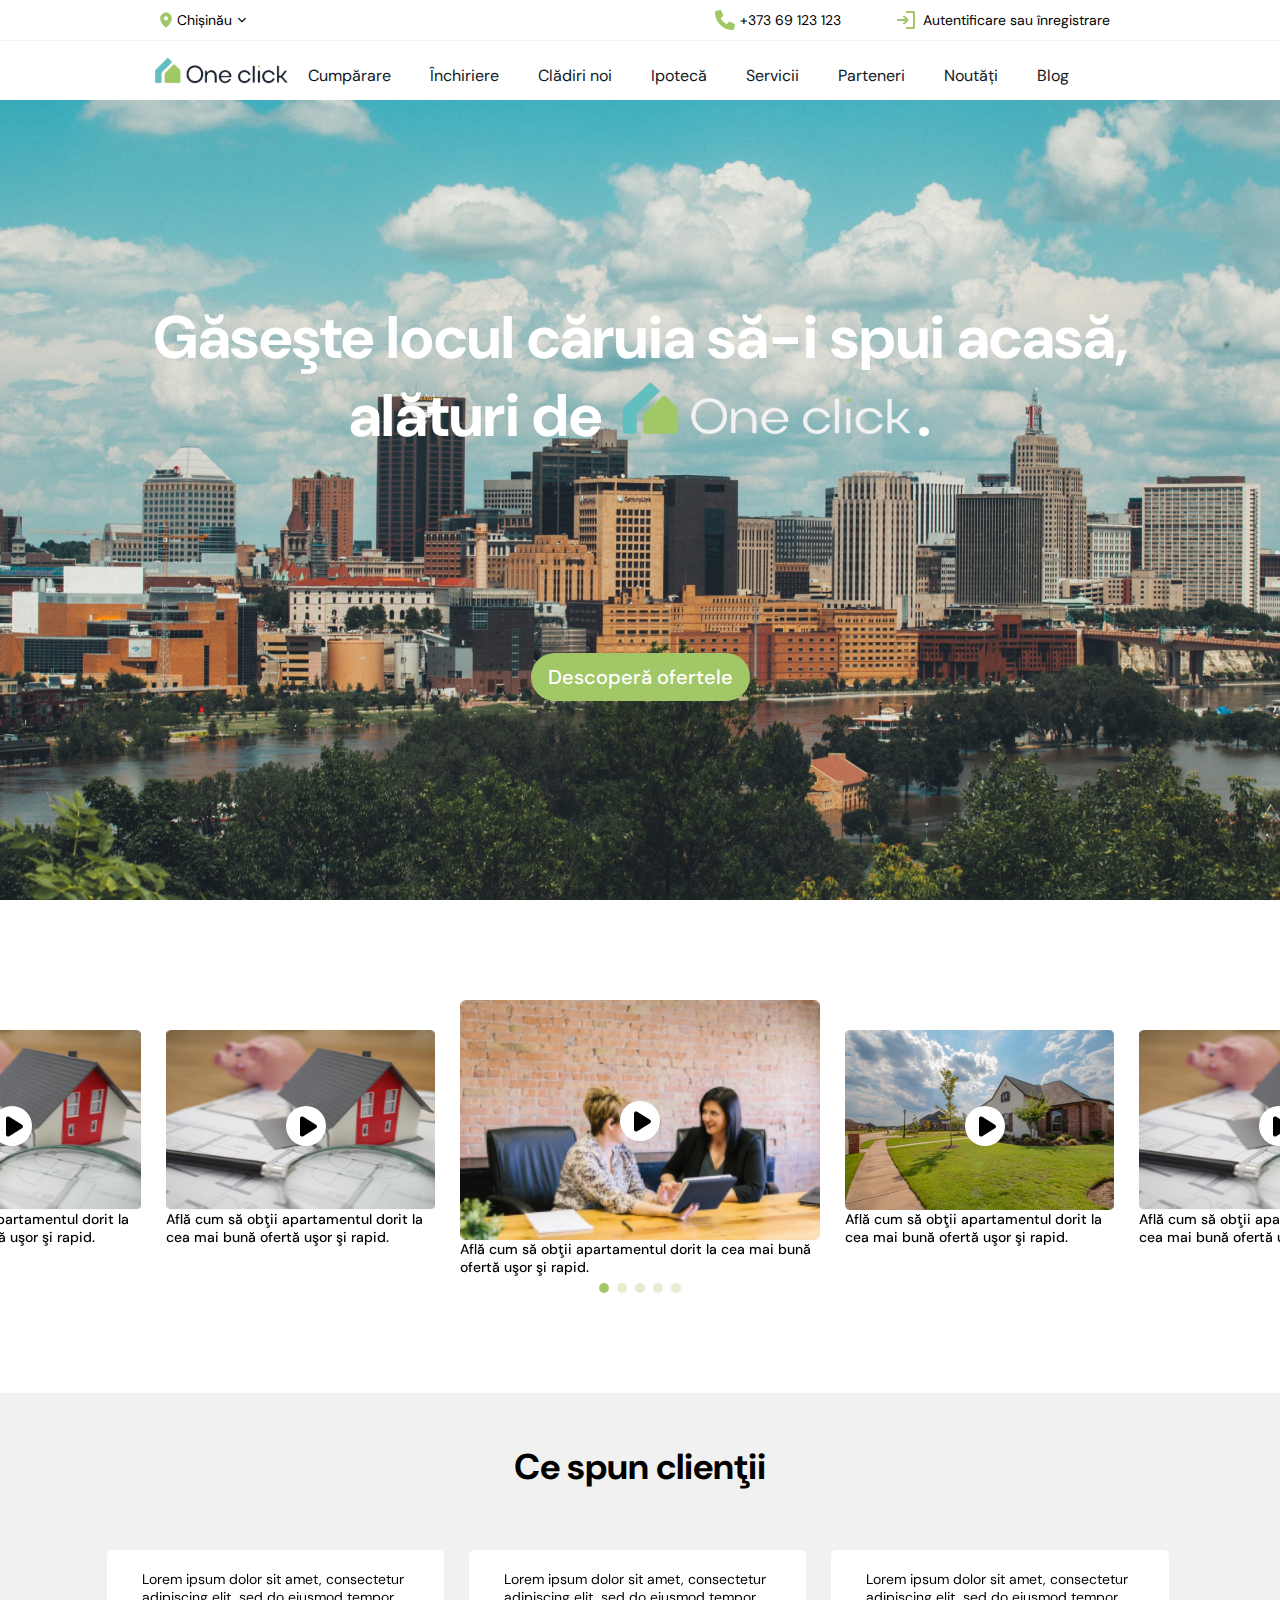
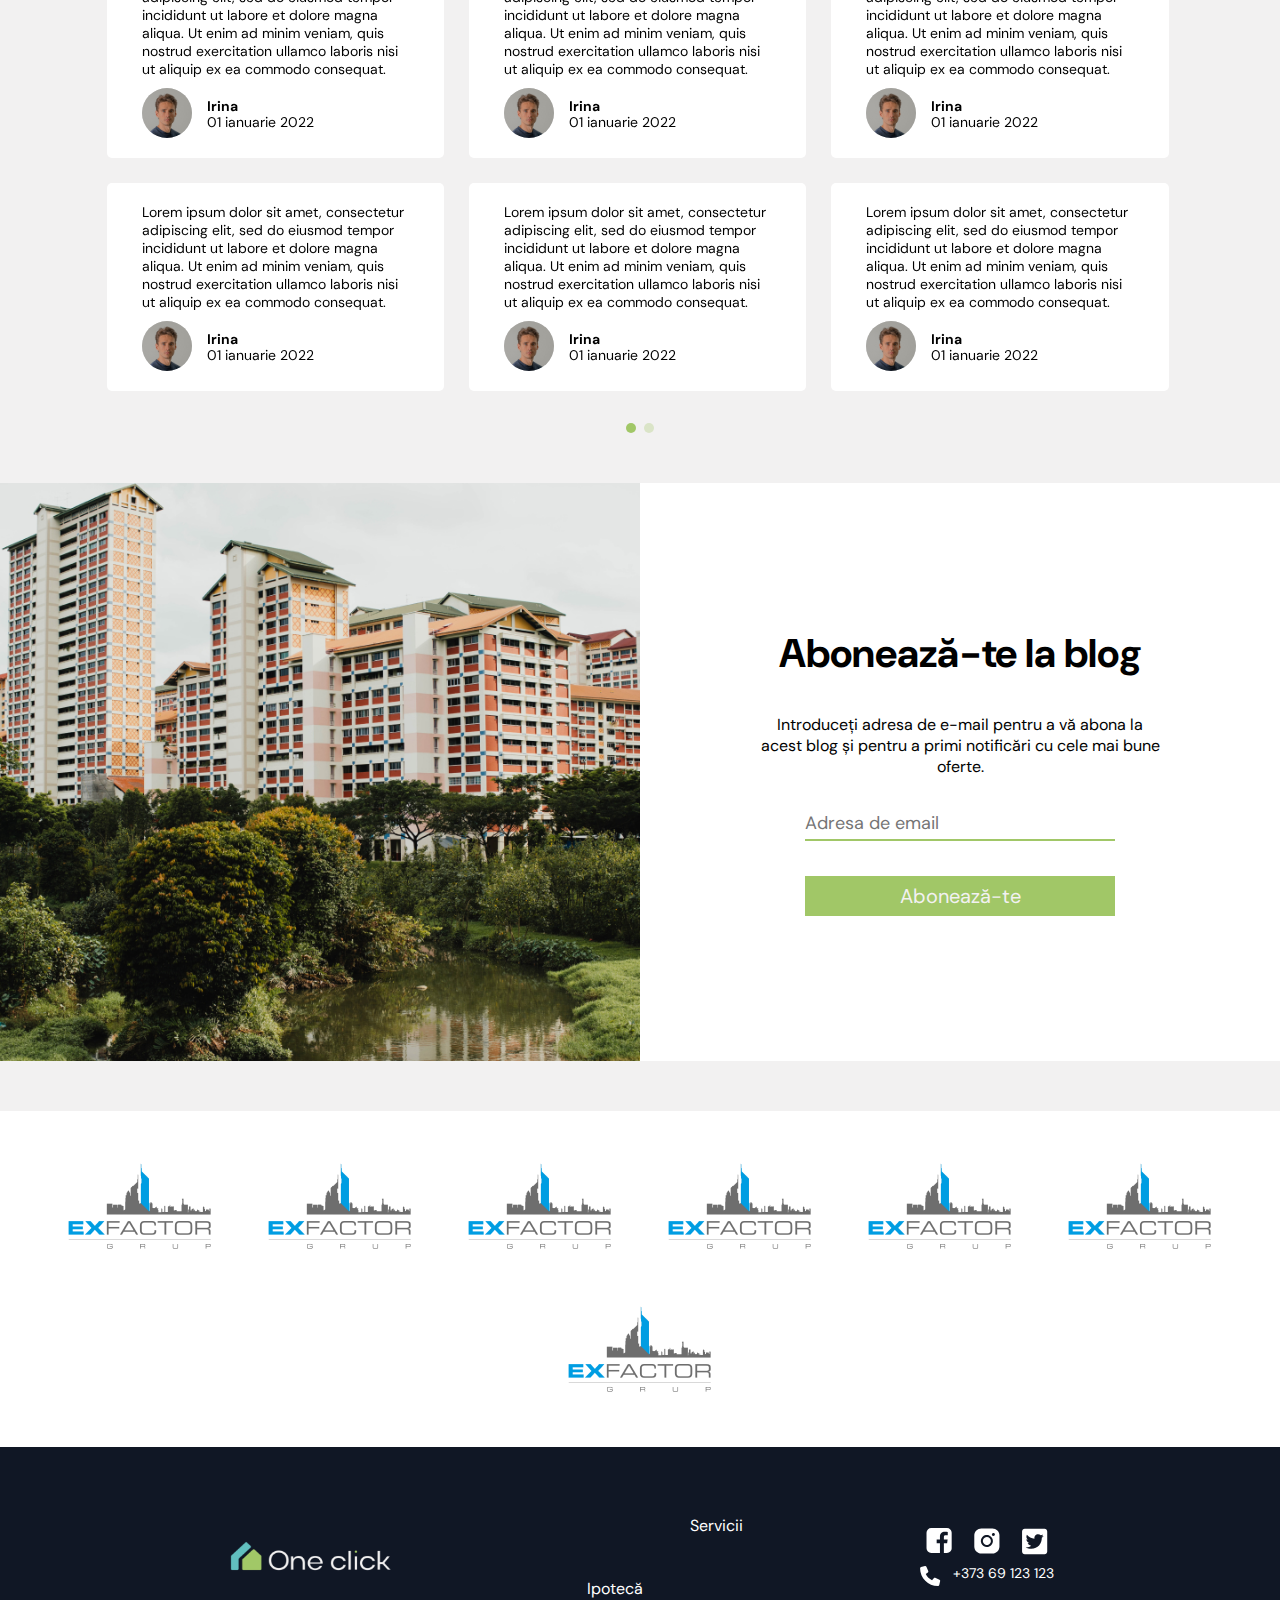
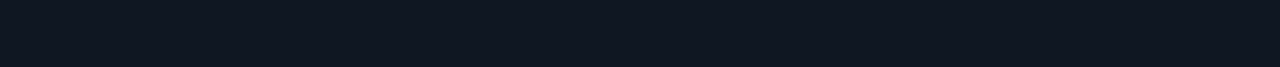
<file: blog-page.html>
<!DOCTYPE html>
<html lang="en">
  <head>
    <meta charset="UTF-8" />
    <meta
      name="viewport"
      content="width=device-width, user-scalable=no, initial-scale=1.0, maximum-scale=1.0, minimum-scale=1.0"
    />
    <meta http-equiv="X-UA-Compatible" content="ie=edge" />
    <link rel="stylesheet" href="./css/style.css" />
    <title>Calculator Page</title>
  </head>
  <body>
    <div class="wrapper">
      <header class="header">
        <div class="header__content">
          <div class="header__connection connection _container">
            <div class="connection__city">
              <div class="connection-block connection__city-modalShow">
                <img src="./img/header/Subtract.svg" alt="location" />
                <span>Chișinău</span>
                <img src="./img/header/vector_down.svg" alt="vector" />
              </div>
              <div class="connection__city__modal-wrapper"></div>
              <div class="connection__city-bg-modal">
                <div class="connection__city-modal">
                  <div class="connection__city-input">
                    <label for="connection__city-input"> </label>
                    <input
                            id="connection__city-input"
                            type="text"
                            placeholder="Indică orașul"
                    />
                    <img
                            src="./img/main/close.svg"
                            alt="close"
                            class="connection__city-close"
                    />
                  </div>
                  <ul>
                    <li>Chișinău</li>
                    <li>Bălți</li>
                    <li>Cahul</li>
                    <li>Chișinău</li>
                    <li>Bălți</li>
                    <li>Cahul</li>
                    <li>Chișinău</li>
                    <li>Bălți</li>
                    <li>Cahul</li>
                    <li>Chișinău</li>
                    <li>Bălți</li>
                    <li>Cahul</li>
                  </ul>
                </div>
              </div>
            </div>
            <div class="connection__auth">
              <div class="connection__phone connection-block">
                <img src="./img/header/phone.svg" alt="phone" /><span
              >+373 69 123 123</span
              >
              </div>
              <div
                      onclick="showModalLogin()"
                      class="connection__login connection-block"
              >
                <img src="img/header/login.svg" alt="login" />
                <span>Autentificare sau înregistrare</span>
              </div>
            </div>
          </div>

          <div class="header__menu menu _container">
            <div class="menu__logo logo">
              <a href="index.html">
                <img src="./img/header/logo_header.svg" alt="logo"
                /></a>
            </div>
            <nav class="menu__body">
              <ul class="menu__list">
                <li>
                  <a href="buy-page.html" class="menu__link">Cumpărare</a>
                </li>
                <li>
                  <a href="rent-page.html" class="menu__link">Închiriere</a>
                </li>
                <li>
                  <a href="new-build-page.html" class="menu__link"
                  >Clădiri noi</a
                  >
                </li>
                <li onclick="showModalIpoteca()" class="menu__link">Ipotecă</li>
                <li class="menu__link" onclick="showModalService()">
                  Servicii
                </li>
                <li>
                  <a href="partner-page.html" class="menu__link">Parteneri</a>
                </li>
                <li><a href="news-page.html" class="menu__link">Noutăți</a></li>
                <li><a href="blog-page.html" class="menu__link">Blog</a></li>
              </ul>
            </nav>
            <div class="menu__icon icon-menu" onclick="showBurgerMenu()">
              <span></span>
              <span></span>
              <span></span>
            </div>
            <div id="modalIpoteca" class="modal__wrapper">
              <div class="modal">
                <div class="justify align-center">
                  <h3 class="modal__title title">Ipotecă</h3>
                  <span onclick="closeModalIpoteca()" class="modal__close"
                  >&times;</span
                  >
                </div>
                <div class="modal__content">
                  <a href="calculator-page.html">
                    <div class="service">
                      <div class="service__img">
                        <img src="./img/main/calc.svg" alt="calc" />
                      </div>
                      <div class="service__title">Calculator ipotecă</div>
                      <div class="service__text">Calculează</div>
                    </div>
                  </a>
                </div>
              </div>
            </div>

            <div id="modalService" class="modal__wrapper">
              <div class="modal">
                <div class="justify align-center">
                  <h3 class="modal__title title">Servicii</h3>
                  <span onclick="closeModalService()" class="modal__close"
                  >&times;</span
                  >
                </div>

                <div class="modal__content">
                  <a href="buy-page.html">
                    <div class="service">
                      <div class="service__img">
                        <img src="./img/main/house-circle.svg" alt="home" />
                      </div>
                      <div class="service__title">Cumpărare și vânzare</div>
                      <div class="service__text">123 557 oferte</div>
                    </div>
                  </a>
                  <a href="rent-page.html">
                    <div class="service">
                      <div class="service__img">
                        <img src="./img/main/sofa.svg" alt="sofa" />
                      </div>
                      <div class="service__title">Chirie</div>
                      <div class="service__text">50 222 oferte</div>
                    </div>
                  </a>
                </div>
              </div>
            </div>
            <nav id="mySidenav" class="menu__body_burger sidenav">
              <span class="closebtn" onclick="closeBurgerMenu()">&times;</span>
              <ul class="menu__list_burger">
                <li>
                  <a href="buy-page.html" class="menu__link">Cumpărare</a>
                </li>
                <li>
                  <a href="rent-page.html" class="menu__link">Închiriere</a>
                </li>
                <li>
                  <a href="new-build-page.html" class="menu__link"
                  >Clădiri noi</a
                  >
                </li>
                <li class="justify" onclick="showBurgerIpoteca()">
                  <a href="#" class="menu__link">Ipotecă</a>
                  <img src="./img/header/arrow-green.svg" alt="arrow-green" />
                </li>
                <li class="justify" onclick="showBurgerService()">
                  <a href="#" class="menu__link">Servicii</a>
                  <img src="./img/header/arrow-green.svg" alt="arrow-green" />
                </li>
                <li>
                  <a href="partner-page.html" class="menu__link">Parteneri</a>
                </li>
                <li><a href="news-page.html" class="menu__link">Noutăți</a></li>
                <li><a href="blog-page.html" class="menu__link">Blog</a></li>
                <div class="connection__login align-center">
                  <img src="img/header/login.svg" alt="login" />
                  <span class="ml-20">Autentificare sau înregistrare</span>
                </div>
              </ul>
            </nav>
            <nav id="mySidenavIpoteca" class="menu__body_burger sidenav">
              <span class="closebtn" onclick="closeBurgerIpoteca()"
              >&times;</span
              >
              <ul class="menu__list_burger">
                <li>
                  <a href="buy-page.html" class="menu__link">Calculator</a>
                </li>
              </ul>
            </nav>
            <nav id="mySidenavService" class="menu__body_burger sidenav">
              <span class="closebtn" onclick="closeBurgerService()"
              >&times;</span
              >
              <ul class="menu__list_burger">
                <li>
                  <a href="buy-page.html" class="menu__link"
                  >Cumpărare şi vânzare</a
                  >
                </li>
                <li>
                  <a href="rent-page.html" class="menu__link">Chirie</a>
                </li>
              </ul>
            </nav>
          </div>
          <div id="auth_login" class="auth__wrapper">
            <div class="auth">
              <div class="auth__close">
                <span onclick="closeModalLogin()">&times;</span>
              </div>
              <div class="auth__content">
                <div class="auth__title">
                  <span>Conectați-vă la</span>
                  <a href="index.html">
                    <img src="./img/header/logo_header.svg" alt="logo"
                    /></a>
                </div>
                <div class="auth__btn bg-green">
                  <img src="./img/auth/google.svg" alt="google" />Conectați-vă
                  prin Google
                </div>
                <div class="auth__btn bg-blue">
                  <img
                          src="./img/auth/facebook.svg"
                          alt="facebook"
                  />Conectați-vă prin Facebook
                </div>
                <hr />
                <div class="auth__input">
                  <label for="auth_login_input">
                    <img src="./img/auth/bx_user.svg" alt="user" />
                  </label>
                  <input
                          placeholder="Nume utilizator sau email"
                          id="auth_login_input"
                          name="auth_login_input"
                          type="text"
                  />
                </div>
                <div class="auth__input">
                  <label for="auth_password">
                    <img src="./img/auth/password.svg" alt="password" />
                  </label>
                  <input
                          placeholder="Parola"
                          id="auth_password"
                          name="auth_password"
                          type="text"
                  />
                </div>
                <div class="auth__text auth__text-active mb-20">
                  Ați uitat parola?
                </div>
                <div class="auth__btn bg-black text-center">Conectați-vă</div>
                <div class="auth__text text-center">
                  Nu aveți un cont?
                  <span
                          onclick="showModalRegistration()"
                          class="auth__text-active"
                  >
                    Înregistrați-vă!</span
                  >
                </div>
              </div>
            </div>
          </div>
          <div id="auth_registration" class="auth__wrapper">
            <div class="auth">
              <div class="auth__close">
                <span onclick="closeModalRegistration()">&times;</span>
              </div>
              <div class="auth__content">
                <div class="auth__title-registration">
                  <a href="index.html">
                    <img src="./img/header/logo_header.svg" alt="logo"
                    /></a>
                </div>
                <div class="auth__title-registration">
                  <span>Înregistrare</span>
                </div>

                <div class="auth__btn bg-green">
                  <img src="./img/auth/google.svg" alt="google" />Conectați-vă
                  prin Google
                </div>
                <div class="auth__btn bg-blue">
                  <img
                          src="./img/auth/facebook.svg"
                          alt="facebook"
                  />Conectați-vă prin Facebook
                </div>
                <hr />
                <div class="auth__input">
                  <label for="auth_registration_email">
                    <img src="./img/auth/email.svg" alt="email" />
                  </label>
                  <input
                          placeholder="Email"
                          id="auth_registration_email"
                          name="auth_registration_email"
                          type="text"
                  />
                </div>
                <div class="auth__input">
                  <label for="auth_registration_login">
                    <img src="./img/auth/bx_user.svg" alt="user" />
                  </label>
                  <input
                          placeholder="Nume utilizator sau email"
                          id="auth_registration_login"
                          name="auth_registration_login"
                          type="text"
                  />
                </div>
                <div class="auth__input">
                  <label for="auth_registration_password">
                    <img src="./img/auth/password.svg" alt="password" />
                  </label>
                  <input
                          placeholder="Parola"
                          id="auth_registration_password"
                          name="auth_registration_password"
                          type="text"
                  />
                </div>
                <div class="auth__text mb-20 check-box pl-20">
                  <input
                          type="checkbox"
                          name="auth_registration_agree"
                          id="auth_registration_agree"
                  />
                  <label for="auth_registration_agree">
                    Sunt de acord cu
                    <span class="border-bottom"
                    >termenii de utilizare și politica de
                      confidențialitate</span
                    >
                  </label>
                </div>
                <div class="auth__btn bg-black text-center">Înregistrare</div>
                <div class="auth__text text-center">
                  Deja aveți un cont?
                  <span onclick="showModalLogin()" class="auth__text-active">
                    Conectați-vă!</span
                  >
                </div>
              </div>
            </div>
          </div>
        </div>
      </header>

      <div class="main blog">
        <div class="blog__banner-wrapper">
          <div class="blog__banner">
            <h3 class="blog__banner-title">
              Găseşte locul căruia să-i spui acasă, alături de
              <img src="./img/blog/logo_oneclick-blog.svg" alt="logo" />.
            </h3>
            <button class="blog__banner-btn">Descoperă ofertele</button>
          </div>
        </div>
        <div class="blog__video">
          <ul class="blog__video-list">
            <li class="blog__video-item">
              <div class="blog__slide-item">
                <div class="blog__slide-item__img">
                  <a href="">
                    <img src="./img/blog/slide1.jpg" alt="banner-min" />
                  </a>
                </div>

                <div class="blog__slide-item__text">
                  Află cum să obţii apartamentul dorit la cea mai bună ofertă
                  uşor şi rapid.
                </div>
              </div>
            </li>
            <li class="blog__video-item">
              <div class="blog__slide-item">
                <div class="blog__slide-item__img">
                  <a href="">
                    <img src="./img/blog/slide2.jpg" alt="banner-min" />
                  </a>
                </div>

                <div class="blog__slide-item__text">
                  Află cum să obţii apartamentul dorit la cea mai bună ofertă
                  uşor şi rapid.
                </div>
              </div>
            </li>
            <li class="blog__video-item">
              <div class="blog__slide-item">
                <div class="blog__slide-item__img">
                  <a href="">
                    <img
                      src="./img/news-page/ipoteca-min.png"
                      alt="banner-min"
                    />
                  </a>
                </div>

                <div class="blog__slide-item__text">
                  Află cum să obţii apartamentul dorit la cea mai bună ofertă
                  uşor şi rapid.
                </div>
              </div>
            </li>
            <li class="blog__video-item">
              <div class="blog__slide-item">
                <div class="blog__slide-item__img">
                  <a href="">
                    <img
                      src="./img/news-page/ipoteca-min.png"
                      alt="banner-min"
                    />
                  </a>
                </div>

                <div class="blog__slide-item__text">
                  Află cum să obţii apartamentul dorit la cea mai bună ofertă
                  uşor şi rapid.
                </div>
              </div>
            </li>
            <li class="blog__video-item">
              <div class="blog__slide-item">
                <div class="blog__slide-item__img">
                  <a href="">
                    <img
                      src="./img/news-page/ipoteca-min.png"
                      alt="banner-min"
                    />
                  </a>
                </div>

                <div class="blog__slide-item__text">
                  Află cum să obţii apartamentul dorit la cea mai bună ofertă
                  uşor şi rapid.
                </div>
              </div>
            </li>
          </ul>
        </div>
        <div class="blog__client">
          <h3 class="blog__client-title">Ce spun clienţii</h3>
          <ul class="blog__client-list">
            <li class="blog__client-item">
              <div class="blog__client-slide">
                <p class="comments-body">
                  Lorem ipsum dolor sit amet, consectetur adipiscing elit, sed
                  do eiusmod tempor incididunt ut labore et dolore magna aliqua.
                  Ut enim ad minim veniam, quis nostrud exercitation ullamco
                  laboris nisi ut aliquip ex ea commodo consequat.
                </p>
                <div class="comments-header">
                  <div class="comments-img">
                    <img
                      src="./img/blog/avatar.svg"
                      width="50"
                      height="50"
                      alt="avatar"
                    />
                  </div>
                  <div class="comments-name">
                    <h3 class="comments-title">Irina</h3>
                    <p class="comments-text">01 ianuarie 2022</p>
                  </div>
                </div>
              </div>
            </li>
            <li class="blog__client-item">
              <div class="blog__client-slide">
                <p class="comments-body">
                  Lorem ipsum dolor sit amet, consectetur adipiscing elit, sed
                  do eiusmod tempor incididunt ut labore et dolore magna aliqua.
                  Ut enim ad minim veniam, quis nostrud exercitation ullamco
                  laboris nisi ut aliquip ex ea commodo consequat.
                </p>
                <div class="comments-header">
                  <div class="comments-img">
                    <img
                      src="./img/blog/avatar.svg"
                      width="50"
                      height="50"
                      alt="avatar"
                    />
                  </div>
                  <div class="comments-name">
                    <h3 class="comments-title">Irina</h3>
                    <p class="comments-text">01 ianuarie 2022</p>
                  </div>
                </div>
              </div>
            </li>
            <li class="blog__client-item">
              <div class="blog__client-slide">
                <p class="comments-body">
                  Lorem ipsum dolor sit amet, consectetur adipiscing elit, sed
                  do eiusmod tempor incididunt ut labore et dolore magna aliqua.
                  Ut enim ad minim veniam, quis nostrud exercitation ullamco
                  laboris nisi ut aliquip ex ea commodo consequat.
                </p>
                <div class="comments-header">
                  <div class="comments-img">
                    <img
                      src="./img/blog/avatar.svg"
                      width="50"
                      height="50"
                      alt="avatar"
                    />
                  </div>
                  <div class="comments-name">
                    <h3 class="comments-title">Irina</h3>
                    <p class="comments-text">01 ianuarie 2022</p>
                  </div>
                </div>
              </div>
            </li>
            <li class="blog__client-item">
              <div class="blog__client-slide">
                <p class="comments-body">
                  Lorem ipsum dolor sit amet, consectetur adipiscing elit, sed
                  do eiusmod tempor incididunt ut labore et dolore magna aliqua.
                  Ut enim ad minim veniam, quis nostrud exercitation ullamco
                  laboris nisi ut aliquip ex ea commodo consequat.
                </p>
                <div class="comments-header">
                  <div class="comments-img">
                    <img
                      src="./img/blog/avatar.svg"
                      width="50"
                      height="50"
                      alt="avatar"
                    />
                  </div>
                  <div class="comments-name">
                    <h3 class="comments-title">Irina</h3>
                    <p class="comments-text">01 ianuarie 2022</p>
                  </div>
                </div>
              </div>
            </li>
            <li class="blog__client-item">
              <div class="blog__client-slide">
                <p class="comments-body">
                  Lorem ipsum dolor sit amet, consectetur adipiscing elit, sed
                  do eiusmod tempor incididunt ut labore et dolore magna aliqua.
                  Ut enim ad minim veniam, quis nostrud exercitation ullamco
                  laboris nisi ut aliquip ex ea commodo consequat.
                </p>
                <div class="comments-header">
                  <div class="comments-img">
                    <img
                      src="./img/blog/avatar.svg"
                      width="50"
                      height="50"
                      alt="avatar"
                    />
                  </div>
                  <div class="comments-name">
                    <h3 class="comments-title">Irina</h3>
                    <p class="comments-text">01 ianuarie 2022</p>
                  </div>
                </div>
              </div>
            </li>
            <li class="blog__client-item">
              <div class="blog__client-slide">
                <p class="comments-body">
                  Lorem ipsum dolor sit amet, consectetur adipiscing elit, sed
                  do eiusmod tempor incididunt ut labore et dolore magna aliqua.
                  Ut enim ad minim veniam, quis nostrud exercitation ullamco
                  laboris nisi ut aliquip ex ea commodo consequat.
                </p>
                <div class="comments-header">
                  <div class="comments-img">
                    <img
                      src="./img/blog/avatar.svg"
                      width="50"
                      height="50"
                      alt="avatar"
                    />
                  </div>
                  <div class="comments-name">
                    <h3 class="comments-title">Irina</h3>
                    <p class="comments-text">01 ianuarie 2022</p>
                  </div>
                </div>
              </div>
            </li>
            <li class="blog__client-item">
              <div class="blog__client-slide">
                <p class="comments-body">
                  Lorem ipsum dolor sit amet, consectetur adipiscing elit, sed
                  do eiusmod tempor incididunt ut labore et dolore magna aliqua.
                  Ut enim ad minim veniam, quis nostrud exercitation ullamco
                  laboris nisi ut aliquip ex ea commodo consequat.
                </p>
                <div class="comments-header">
                  <div class="comments-img">
                    <img
                      src="./img/blog/avatar.svg"
                      width="50"
                      height="50"
                      alt="avatar"
                    />
                  </div>
                  <div class="comments-name">
                    <h3 class="comments-title">Irina</h3>
                    <p class="comments-text">01 ianuarie 2022</p>
                  </div>
                </div>
              </div>
            </li>
            <li class="blog__client-item">
              <div class="blog__client-slide">
                <p class="comments-body">
                  Lorem ipsum dolor sit amet, consectetur adipiscing elit, sed
                  do eiusmod tempor incididunt ut labore et dolore magna aliqua.
                  Ut enim ad minim veniam, quis nostrud exercitation ullamco
                  laboris nisi ut aliquip ex ea commodo consequat.
                </p>
                <div class="comments-header">
                  <div class="comments-img">
                    <img
                      src="./img/blog/avatar.svg"
                      width="50"
                      height="50"
                      alt="avatar"
                    />
                  </div>
                  <div class="comments-name">
                    <h3 class="comments-title">Irina</h3>
                    <p class="comments-text">01 ianuarie 2022</p>
                  </div>
                </div>
              </div>
            </li>
          </ul>
        </div>
        <div class="blog__subscribe">
          <div class="blog__subscribe-bg">
            <img src="./img/blog/blog-bg2.jpg" alt="banner" />
          </div>
          <div class="blog__subscribe-content">
            <form class="blog__form">
              <h3 class="blog__form-title">Abonează-te la blog</h3>
              <p class="blog__form-text">
                Introduceți adresa de e-mail pentru a vă abona la acest blog și
                pentru a primi notificări cu cele mai bune oferte.
              </p>
              <div class="blog__form-input">
                <input
                  type="text"
                  name="blog-email"
                  placeholder="Adresa de email"
                />
              </div>
              <button class="blog__form-btn" type="submit">Abonează-te</button>
            </form>
          </div>
        </div>
        <div class="blog__partners">
          <div class="blog__partners-list">
            <div class="blog__partners-img">
              <img src="./img/partner/partner-img.png" alt="partner" />
            </div>
            <div class="blog__partners-img">
              <img src="./img/partner/partner-img.png" alt="partner" />
            </div>
            <div class="blog__partners-img">
              <img src="./img/partner/partner-img.png" alt="partner" />
            </div>
            <div class="blog__partners-img">
              <img src="./img/partner/partner-img.png" alt="partner" />
            </div>
            <div class="blog__partners-img">
              <img src="./img/partner/partner-img.png" alt="partner" />
            </div>
            <div class="blog__partners-img">
              <img src="./img/partner/partner-img.png" alt="partner" />
            </div>
            <div class="blog__partners-img">
              <img src="./img/partner/partner-img.png" alt="partner" />
            </div>
          </div>
        </div>
      </div>

      <footer class="footer">
        <div class="footer__content _container">
          <div class="footer__logo logo">
            <img src="./img/footer/logo_footer.svg" alt="logo" />
          </div>
          <div class="footer__nav nav">
            <ul class="nav__list">
              <li><a href="buy-page.html" class="menu__link">Cumpărare</a></li>
              <li>
                <a href="rent-page.html" class="menu__link">Închiriere</a>
              </li>
              <li>
                <a href="new-build-page.html" class="menu__link">Clădiri noi</a>
              </li>
              <li><a href="" class="menu__link">Ipotecă</a></li>
            </ul>
            <ul class="nav__list">
              <li><a href="" class="menu__link">Servicii</a></li>
              <li>
                <a href="partner-page.html" class="menu__link">Parteneri</a>
              </li>
              <li><a href="news-page.html" class="menu__link">Noutăți</a></li>
              <li><a href="blog-page.html" class="menu__link">Blog</a></li>
            </ul>
          </div>
          <div class="footer__social social">
            <div class="social__message">
              <a href="" class="social__item"
                ><img src="./img/footer/facebook.svg" alt="facebook"
              /></a>
              <a href="" class="social__item"
                ><img src="./img/footer/insta.svg" alt="insta"
              /></a>
              <a href="" class="social__item"
                ><img src="./img/footer/twitter.svg" alt="twitter"
              /></a>
            </div>
            <div class="social__phone">
              <img src="./img/footer/phone.svg" alt="phone" /><span
                >+373 69 123 123</span
              >
            </div>
          </div>
        </div>
      </footer>
    </div>

    <script src="https://code.jquery.com/jquery-3.6.1.min.js"></script>
    <script src="./js/slick.min.js"></script>
    <script src="js/sliders.js"></script>
    <script src="js/script.js"></script>
  </body>
</html>
</file>
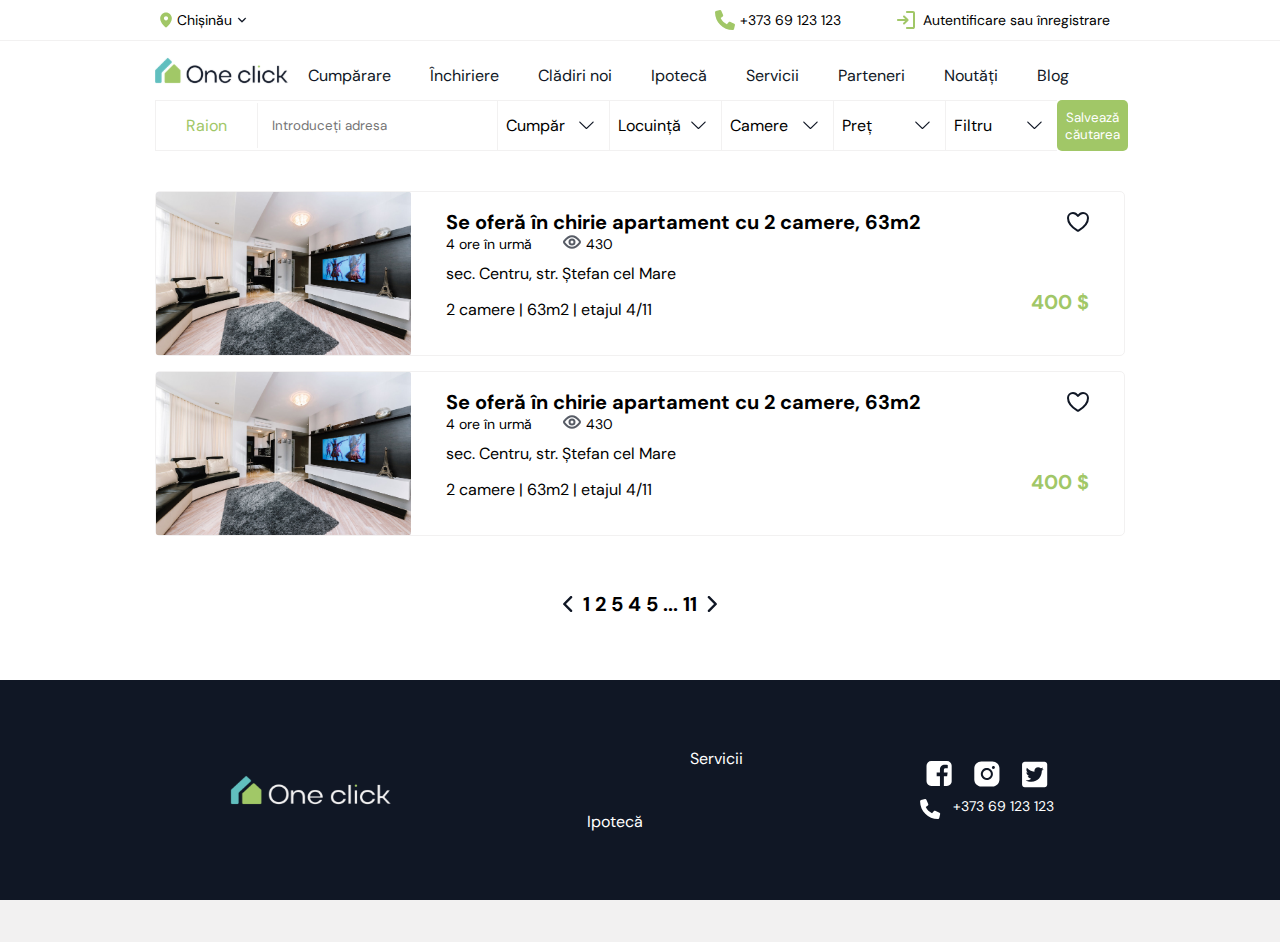
<file: buy-page.html>
<!DOCTYPE html>
<html lang="en">
  <head>
    <meta charset="UTF-8" />
    <meta
      name="viewport"
      content="width=device-width, user-scalable=no, initial-scale=1.0, maximum-scale=1.0, minimum-scale=1.0"
    />
    <meta http-equiv="X-UA-Compatible" content="ie=edge" />
    <link rel="stylesheet" href="./css/style.css" />
    <title>Buy Page</title>
  </head>
  <body>
    <div class="wrapper buy-page">
      <header class="header">
        <div class="header__content">
          <div class="header__connection connection _container">
            <div class="connection__city">
              <div class="connection-block connection__city-modalShow">
                <img src="./img/header/Subtract.svg" alt="location" />
                <span>Chișinău</span>
                <img src="./img/header/vector_down.svg" alt="vector" />
              </div>
              <div class="connection__city__modal-wrapper"></div>
              <div class="connection__city-bg-modal">
                <div class="connection__city-modal">
                  <div class="connection__city-input">
                    <label for="connection__city-input"> </label>
                    <input
                            id="connection__city-input"
                            type="text"
                            placeholder="Indică orașul"
                    />
                    <img
                            src="./img/main/close.svg"
                            alt="close"
                            class="connection__city-close"
                    />
                  </div>
                  <ul>
                    <li>Chișinău</li>
                    <li>Bălți</li>
                    <li>Cahul</li>
                    <li>Chișinău</li>
                    <li>Bălți</li>
                    <li>Cahul</li>
                    <li>Chișinău</li>
                    <li>Bălți</li>
                    <li>Cahul</li>
                    <li>Chișinău</li>
                    <li>Bălți</li>
                    <li>Cahul</li>
                  </ul>
                </div>
              </div>
            </div>
            <div class="connection__auth">
              <div class="connection__phone connection-block">
                <img src="./img/header/phone.svg" alt="phone" /><span
              >+373 69 123 123</span
              >
              </div>
              <div
                      onclick="showModalLogin()"
                      class="connection__login connection-block"
              >
                <img src="img/header/login.svg" alt="login" />
                <span>Autentificare sau înregistrare</span>
              </div>
            </div>
          </div>

          <div class="header__menu menu _container">
            <div class="menu__logo logo">
              <a href="index.html">
                <img src="./img/header/logo_header.svg" alt="logo"
                /></a>
            </div>
            <nav class="menu__body">
              <ul class="menu__list">
                <li>
                  <a href="buy-page.html" class="menu__link">Cumpărare</a>
                </li>
                <li>
                  <a href="rent-page.html" class="menu__link">Închiriere</a>
                </li>
                <li>
                  <a href="new-build-page.html" class="menu__link"
                  >Clădiri noi</a
                  >
                </li>
                <li onclick="showModalIpoteca()" class="menu__link">Ipotecă</li>
                <li class="menu__link" onclick="showModalService()">
                  Servicii
                </li>
                <li>
                  <a href="partner-page.html" class="menu__link">Parteneri</a>
                </li>
                <li><a href="news-page.html" class="menu__link">Noutăți</a></li>
                <li><a href="blog-page.html" class="menu__link">Blog</a></li>
              </ul>
            </nav>
            <div class="menu__icon icon-menu" onclick="showBurgerMenu()">
              <span></span>
              <span></span>
              <span></span>
            </div>
            <div id="modalIpoteca" class="modal__wrapper">
              <div class="modal">
                <div class="justify align-center">
                  <h3 class="modal__title title">Ipotecă</h3>
                  <span onclick="closeModalIpoteca()" class="modal__close"
                  >&times;</span
                  >
                </div>
                <div class="modal__content">
                  <a href="calculator-page.html">
                    <div class="service">
                      <div class="service__img">
                        <img src="./img/main/calc.svg" alt="calc" />
                      </div>
                      <div class="service__title">Calculator ipotecă</div>
                      <div class="service__text">Calculează</div>
                    </div>
                  </a>
                </div>
              </div>
            </div>

            <div id="modalService" class="modal__wrapper">
              <div class="modal">
                <div class="justify align-center">
                  <h3 class="modal__title title">Servicii</h3>
                  <span onclick="closeModalService()" class="modal__close"
                  >&times;</span
                  >
                </div>

                <div class="modal__content">
                  <a href="buy-page.html">
                    <div class="service">
                      <div class="service__img">
                        <img src="./img/main/house-circle.svg" alt="home" />
                      </div>
                      <div class="service__title">Cumpărare și vânzare</div>
                      <div class="service__text">123 557 oferte</div>
                    </div>
                  </a>
                  <a href="rent-page.html">
                    <div class="service">
                      <div class="service__img">
                        <img src="./img/main/sofa.svg" alt="sofa" />
                      </div>
                      <div class="service__title">Chirie</div>
                      <div class="service__text">50 222 oferte</div>
                    </div>
                  </a>
                </div>
              </div>
            </div>
            <nav id="mySidenav" class="menu__body_burger sidenav">
              <span class="closebtn" onclick="closeBurgerMenu()">&times;</span>
              <ul class="menu__list_burger">
                <li>
                  <a href="buy-page.html" class="menu__link">Cumpărare</a>
                </li>
                <li>
                  <a href="rent-page.html" class="menu__link">Închiriere</a>
                </li>
                <li>
                  <a href="new-build-page.html" class="menu__link"
                  >Clădiri noi</a
                  >
                </li>
                <li class="justify" onclick="showBurgerIpoteca()">
                  <a href="#" class="menu__link">Ipotecă</a>
                  <img src="./img/header/arrow-green.svg" alt="arrow-green" />
                </li>
                <li class="justify" onclick="showBurgerService()">
                  <a href="#" class="menu__link">Servicii</a>
                  <img src="./img/header/arrow-green.svg" alt="arrow-green" />
                </li>
                <li>
                  <a href="partner-page.html" class="menu__link">Parteneri</a>
                </li>
                <li><a href="news-page.html" class="menu__link">Noutăți</a></li>
                <li><a href="blog-page.html" class="menu__link">Blog</a></li>
                <div class="connection__login align-center">
                  <img src="img/header/login.svg" alt="login" />
                  <span class="ml-20">Autentificare sau înregistrare</span>
                </div>
              </ul>
            </nav>
            <nav id="mySidenavIpoteca" class="menu__body_burger sidenav">
              <span class="closebtn" onclick="closeBurgerIpoteca()"
              >&times;</span
              >
              <ul class="menu__list_burger">
                <li>
                  <a href="buy-page.html" class="menu__link">Calculator</a>
                </li>
              </ul>
            </nav>
            <nav id="mySidenavService" class="menu__body_burger sidenav">
              <span class="closebtn" onclick="closeBurgerService()"
              >&times;</span
              >
              <ul class="menu__list_burger">
                <li>
                  <a href="buy-page.html" class="menu__link"
                  >Cumpărare şi vânzare</a
                  >
                </li>
                <li>
                  <a href="rent-page.html" class="menu__link">Chirie</a>
                </li>
              </ul>
            </nav>
          </div>
          <div id="auth_login" class="auth__wrapper">
            <div class="auth">
              <div class="auth__close">
                <span onclick="closeModalLogin()">&times;</span>
              </div>
              <div class="auth__content">
                <div class="auth__title">
                  <span>Conectați-vă la</span>
                  <a href="index.html">
                    <img src="./img/header/logo_header.svg" alt="logo"
                    /></a>
                </div>
                <div class="auth__btn bg-green">
                  <img src="./img/auth/google.svg" alt="google" />Conectați-vă
                  prin Google
                </div>
                <div class="auth__btn bg-blue">
                  <img
                          src="./img/auth/facebook.svg"
                          alt="facebook"
                  />Conectați-vă prin Facebook
                </div>
                <hr />
                <div class="auth__input">
                  <label for="auth_login_input">
                    <img src="./img/auth/bx_user.svg" alt="user" />
                  </label>
                  <input
                          placeholder="Nume utilizator sau email"
                          id="auth_login_input"
                          name="auth_login_input"
                          type="text"
                  />
                </div>
                <div class="auth__input">
                  <label for="auth_password">
                    <img src="./img/auth/password.svg" alt="password" />
                  </label>
                  <input
                          placeholder="Parola"
                          id="auth_password"
                          name="auth_password"
                          type="text"
                  />
                </div>
                <div class="auth__text auth__text-active mb-20">
                  Ați uitat parola?
                </div>
                <div class="auth__btn bg-black text-center">Conectați-vă</div>
                <div class="auth__text text-center">
                  Nu aveți un cont?
                  <span
                          onclick="showModalRegistration()"
                          class="auth__text-active"
                  >
                    Înregistrați-vă!</span
                  >
                </div>
              </div>
            </div>
          </div>
          <div id="auth_registration" class="auth__wrapper">
            <div class="auth">
              <div class="auth__close">
                <span onclick="closeModalRegistration()">&times;</span>
              </div>
              <div class="auth__content">
                <div class="auth__title-registration">
                  <a href="index.html">
                    <img src="./img/header/logo_header.svg" alt="logo"
                    /></a>
                </div>
                <div class="auth__title-registration">
                  <span>Înregistrare</span>
                </div>

                <div class="auth__btn bg-green">
                  <img src="./img/auth/google.svg" alt="google" />Conectați-vă
                  prin Google
                </div>
                <div class="auth__btn bg-blue">
                  <img
                          src="./img/auth/facebook.svg"
                          alt="facebook"
                  />Conectați-vă prin Facebook
                </div>
                <hr />
                <div class="auth__input">
                  <label for="auth_registration_email">
                    <img src="./img/auth/email.svg" alt="email" />
                  </label>
                  <input
                          placeholder="Email"
                          id="auth_registration_email"
                          name="auth_registration_email"
                          type="text"
                  />
                </div>
                <div class="auth__input">
                  <label for="auth_registration_login">
                    <img src="./img/auth/bx_user.svg" alt="user" />
                  </label>
                  <input
                          placeholder="Nume utilizator sau email"
                          id="auth_registration_login"
                          name="auth_registration_login"
                          type="text"
                  />
                </div>
                <div class="auth__input">
                  <label for="auth_registration_password">
                    <img src="./img/auth/password.svg" alt="password" />
                  </label>
                  <input
                          placeholder="Parola"
                          id="auth_registration_password"
                          name="auth_registration_password"
                          type="text"
                  />
                </div>
                <div class="auth__text mb-20 check-box pl-20">
                  <input
                          type="checkbox"
                          name="auth_registration_agree"
                          id="auth_registration_agree"
                  />
                  <label for="auth_registration_agree">
                    Sunt de acord cu
                    <span class="border-bottom"
                    >termenii de utilizare și politica de
                      confidențialitate</span
                    >
                  </label>
                </div>
                <div class="auth__btn bg-black text-center">Înregistrare</div>
                <div class="auth__text text-center">
                  Deja aveți un cont?
                  <span onclick="showModalLogin()" class="auth__text-active">
                    Conectați-vă!</span
                  >
                </div>
              </div>
            </div>
          </div>
        </div>
      </header>

      <div class="main">
        <div class="">
          <form class="search _container">
            <div class="search__address">
              <div class="search__address-raion">
                <span
                  onclick="showSearchModal('search-modal__raion','wrapper-modal__raion')"
                  >Raion</span
                >
                <div
                  class="wrapper-modal__raion"
                  onclick="closeSearchModal('search-modal__raion','wrapper-modal__raion')"
                ></div>
                <div class="search-modal search-modal__raion">
                  <div class="search-modal__title">Chișinău</div>
                  <div class="search-modal__content">
                    <div class="check-box search-modal__item">
                      <input
                        type="checkbox"
                        id="raion1"
                        name="raion1"
                        value="Centru"
                      />
                      <label for="raion1">Centru</label>
                    </div>
                    <div class="check-box search-modal__item">
                      <input
                        type="checkbox"
                        id="raion2"
                        name="raion2"
                        value="Buiucani"
                      />
                      <label for="raion2">Buiucani</label>
                    </div>
                    <div class="check-box search-modal__item">
                      <input
                        type="checkbox"
                        id="raion3"
                        name="raion3"
                        value="Botanica"
                      />
                      <label for="raion3">Botanica</label>
                    </div>
                    <div class="check-box search-modal__item">
                      <input
                        type="checkbox"
                        id="raion4"
                        name="raion4"
                        value="Telecentru"
                      />
                      <label for="raion4">Telecentru</label>
                    </div>
                    <div class="check-box search-modal__item">
                      <input
                        type="checkbox"
                        id="raion5"
                        name="raion5"
                        value="Rîșcani"
                      />
                      <label for="raion5">Rîșcani</label>
                    </div>
                    <div class="check-box search-modal__item">
                      <input
                        type="checkbox"
                        id="raion6"
                        name="raion6"
                        value="Rîșcani"
                      />
                      <label for="raion6">Rîșcani</label>
                    </div>
                  </div>
                  <div class="search-modal__btn">
                    <button
                      onclick="closeSearchModal('search-modal__raion','wrapper-modal__raion')"
                      type="button"
                    >
                      Afișează
                    </button>
                  </div>
                </div>
              </div>
              <input
                type="text"
                id="search__address"
                name="search__address"
                placeholder="Introduceți adresa"
              />
            </div>
            <ul class="search__list">
              <li>
                <span
                  onclick="showSearchModal('search-modal__offerType','wrapper-modal__offerType')"
                  >Cumpăr</span
                >
                <div
                  class="wrapper-modal__offerType"
                  onclick="closeSearchModal('search-modal__offerType','wrapper-modal__offerType')"
                ></div>

                <div class="search-modal search-modal__offerType">
                  <div class="search-modal__content">
                    <div class="check-box search-modal__item">
                      <input
                        type="checkbox"
                        id="offerType1"
                        name="offerType1"
                        value="offerType1"
                      />
                      <label for="offerType1">Cumpăr</label>
                    </div>
                    <div class="check-box search-modal__item">
                      <input
                        type="checkbox"
                        id="offerType2"
                        name="offerType2"
                        value="offerType2"
                      />
                      <label for="offerType2">Vând</label>
                    </div>
                    <div class="check-box search-modal__item">
                      <input
                        type="checkbox"
                        id="offerType3"
                        name="offerType3"
                        value="offerType3"
                      />
                      <label for="offerType3">Închiriez</label>
                    </div>
                  </div>
                  <div class="search-modal__btn">
                    <button
                      onclick="closeSearchModal('search-modal__offerType','wrapper-modal__offerType')"
                      type="button"
                    >
                      Afișează
                    </button>
                  </div>
                </div>
              </li>

              <li>
                <span
                  onclick="showSearchModal('search-modal__typeBuild','wrapper-modal__typeBuild')"
                >
                  Locuință
                </span>

                <div
                  class="wrapper-modal__typeBuild"
                  onclick="closeSearchModal('search-modal__typeBuild','wrapper-modal__typeBuild')"
                ></div>

                <div class="search-modal search-modal__typeBuild">
                  <div class="search-modal__content">
                    <div class="check-box search-modal__item">
                      <input
                        type="checkbox"
                        id="typeBuild0"
                        name="typeBuild0"
                        value="typeBuild0"
                      />
                      <label for="typeBuild0">Casă</label>
                    </div>
                    <div class="check-box search-modal__item">
                      <input
                        type="checkbox"
                        id="typeBuild1"
                        name="typeBuild1"
                        value="typeBuild1"
                      />
                      <label for="typeBuild1">Apartament</label>
                    </div>
                    <div class="check-box search-modal__item">
                      <input
                        type="checkbox"
                        id="typeBuild2"
                        name="typeBuild2"
                        value="typeBuild2"
                      />
                      <label for="typeBuild2">Cameră</label>
                    </div>
                    <div class="check-box search-modal__item">
                      <input
                        type="checkbox"
                        id="typeBuild3"
                        name="typeBuild3"
                        value="typeBuild3"
                      />
                      <label for="typeBuild3">Townhouse</label>
                    </div>
                    <div class="check-box search-modal__item">
                      <input
                        type="checkbox"
                        id="typeBuild4"
                        name="typeBuild4"
                        value="typeBuild4"
                      />
                      <label for="typeBuild4">Clădiri noi</label>
                    </div>
                  </div>
                  <div class="search-modal__btn">
                    <button
                      onclick="closeSearchModal('search-modal__typeBuild','wrapper-modal__typeBuild')"
                      type="button"
                    >
                      Afișează
                    </button>
                  </div>
                </div>
              </li>

              <li>
                <span
                  onclick="showSearchModal('search-modal__roomCount','wrapper-modal__roomCount')"
                  >Camere</span
                >

                <div
                  class="wrapper-modal__roomCount"
                  onclick="closeSearchModal('search-modal__roomCount','wrapper-modal__roomCount')"
                ></div>

                <div class="search-modal search-modal__roomCount">
                  <div class="search-modal__content-roomCount">
                    <div
                      class="check-box-custom search-modal__checkbox-roomCount"
                    >
                      <input
                        type="checkbox"
                        id="roomCount1"
                        name="roomCount1"
                        value="roomCount1"
                      />
                      <label for="roomCount1">1</label>
                    </div>
                    <div
                      class="check-box-custom search-modal__checkbox-roomCount"
                    >
                      <input
                        type="checkbox"
                        id="roomCount2"
                        name="roomCount2"
                        value="roomCount2"
                      />
                      <label for="roomCount2">2</label>
                    </div>
                    <div
                      class="check-box-custom search-modal__checkbox-roomCount"
                    >
                      <input
                        type="checkbox"
                        id="roomCount3"
                        name="roomCount3"
                        value="roomCount3"
                      />
                      <label for="roomCount3">3</label>
                    </div>
                    <div
                      class="check-box-custom search-modal__checkbox-roomCount"
                    >
                      <input
                        type="checkbox"
                        id="roomCount4"
                        name="roomCount4"
                        value="roomCount4"
                      />
                      <label for="roomCount4">4</label>
                    </div>
                    <div
                      class="check-box-custom search-modal__checkbox-roomCount"
                    >
                      <input
                        type="checkbox"
                        id="roomCount5+"
                        name="roomCount5+"
                        value="roomCount5+"
                      />
                      <label for="roomCount5+">5+</label>
                    </div>
                    <div
                      class="check-box-custom search-modal__checkbox-roomCount"
                    >
                      <input
                        type="checkbox"
                        id="roomCount6"
                        name="roomCount6"
                        value="roomCount6"
                      />
                      <label for="roomCount6">studio</label>
                    </div>
                  </div>
                  <div class="search-modal__btn">
                    <button
                      onclick="closeSearchModal('search-modal__roomCount','wrapper-modal__roomCount')"
                      type="button"
                    >
                      Afișează
                    </button>
                  </div>
                </div>
              </li>

              <li>
                <span
                  onclick="showSearchModal('search-modal__price','wrapper-modal__price')"
                  >Preț</span
                >

                <div
                  class="wrapper-modal__price"
                  onclick="closeSearchModal('search-modal__price','wrapper-modal__price')"
                ></div>

                <div class="search-modal search-modal__price">
                  <div class="search-modal__content">
                    <div class="search-modal__content-price">
                      <div class="search-modal__input-price">
                        <input
                          type="text"
                          name="priceFrom"
                          placeholder="de la"
                        />
                      </div>
                      <div class="search-modal__input-price">
                        <input
                          type="text"
                          name="priceBefore"
                          placeholder="până la"
                        />
                      </div>
                    </div>
                    <div class="search-modal__content-price">
                      <div class="radio-custom search-modal__radio-price">
                        <input
                          type="radio"
                          id="price1"
                          name="price"
                          value="price1"
                        />
                        <label for="price1">mdl</label>
                      </div>
                      <div class="radio-custom search-modal__radio-price">
                        <input
                          type="radio"
                          id="price2"
                          name="price"
                          value="price2"
                        />
                        <label for="price2">eur</label>
                      </div>
                      <div class="radio-custom search-modal__radio-price">
                        <input
                          type="radio"
                          id="price3"
                          name="price"
                          value="price3"
                        />
                        <label for="price3">usd</label>
                      </div>
                    </div>
                  </div>
                  <div class="search-modal__btn">
                    <button
                      onclick="closeSearchModal('search-modal__price','wrapper-modal__price')"
                      type="button"
                    >
                      Afișează
                    </button>
                  </div>
                </div>
              </li>

              <li>
                <span
                  onclick="showSearchModal('search-modal__filter','wrapper-modal__filter')"
                >
                  Filtru</span
                >

                <div
                  class="wrapper-modal__filter"
                  onclick="closeSearchModal('search-modal__filter','wrapper-modal__filter')"
                ></div>

                <div class="search-modal search-modal__filter">
                  <div class="search-modal__content">
                    <div class="search-modal__title">Suprafață totală</div>
                    <div class="search-modal__content-filter">
                      <div class="search-modal__input-filter">
                        <input
                          type="text"
                          name="filterTotalAriaFrom"
                          placeholder="de la"
                        />
                      </div>
                      <div class="search-modal__input-filter">
                        <input
                          type="text"
                          name="filterTotalAriaBefore"
                          placeholder="până la"
                        />
                      </div>
                    </div>
                    <div class="search-modal__title">Suprafață bucătarie</div>
                    <div class="search-modal__content-filter">
                      <div class="search-modal__input-filter">
                        <input
                          type="text"
                          name="filterKitchenAriaFrom"
                          placeholder="de la"
                        />
                      </div>
                      <div class="search-modal__input-filter">
                        <input
                          type="text"
                          name="filterKitchenAriaBefore"
                          placeholder="până la"
                        />
                      </div>
                    </div>

                    <div class="search-modal__content-filter">
                      <div class="radio-custom search-modal__select-filter">
                        <div class="form-select">
                          <label for="select-filter" class="search-modal__title"
                            >Lorem ipsum</label
                          ><br />
                          <select name="select-filter" id="select-filter">
                            <option value="1">1</option>
                            <option value="2">2</option>
                            <option value="3">3</option>
                          </select>
                        </div>
                      </div>
                    </div>

                    <div class="search-modal__title">Lorem ipsum</div>
                    <div class="search-modal__content-filter">
                      <div class="radio-custom search-modal__radio-filter">
                        <input
                          type="radio"
                          id="filterLorem1"
                          name="filterLorem"
                          value="filterLorem1"
                        />
                        <label for="filterLorem1">1</label>
                      </div>
                      <div class="radio-custom search-modal__radio-filter">
                        <input
                          type="radio"
                          id="filterLorem2"
                          name="filterLorem"
                          value="filterLorem2"
                        />
                        <label for="filterLorem2">2</label>
                      </div>
                      <div class="radio-custom search-modal__radio-filter">
                        <input
                          type="radio"
                          id="filterLorem3"
                          name="filterLorem"
                          value="filterLorem3"
                        />
                        <label for="filterLorem3">3</label>
                      </div>
                    </div>
                  </div>
                  <div class="search-modal__btn">
                    <button
                      onclick="closeSearchModal('search-modal__filter','wrapper-modal__filter')"
                      type="button"
                    >
                      Afișează
                    </button>
                  </div>
                </div>
              </li>
            </ul>
            <button class="search__btn btnRadius">Salvează căutarea</button>

            <div
              class="search__filter c-pointer"
              onclick="showFilterBurger('search__burger-nav')"
            >
              <img src="./img/buy-page/filter.svg" alt="filter" />
            </div>

            <!--      Filter bugger      -->
            <div id="searchNavBurger" class="search__burger-nav sidenav">
              <div class="search__burger-title">
                Filtre
                <button
                  type="submit"
                  class="color-green c-pointer fs-16 fw-700"
                  onclick="closeFilterBurger('search__burger-nav')"
                >
                  Aplica
                </button>
              </div>

              <ul class="search__burger-list">
                <li
                  class="search__burger-item"
                  onclick="showFilterBurger('search__burger-offerType')"
                >
                  Tip ofertă
                </li>
                <li
                  class="search__burger-item"
                  onclick="showFilterBurger('search__burger-typeBuild')"
                >
                  Tip locuință
                </li>
                <li
                  class="search__burger-item"
                  onclick="showFilterBurger('search__burger-roomCount')"
                >
                  Numărul de camere
                </li>
                <li
                  class="search__burger-item"
                  onclick="showFilterBurger('search__burger-price')"
                >
                  Preț
                </li>
                <li
                  class="search__burger-item"
                  onclick="showFilterBurger('search__burger-filter')"
                >
                  Filtru
                </li>
              </ul>

              <div class="search__burger-offerType sidenav">
                <div class="search__burger-title">
                  Tip ofertă
                  <span
                    class="color-green c-pointer"
                    onclick="closeFilterBurger('search__burger-offerType')"
                    >Aplica</span
                  >
                </div>
                <div class="search-modal__content">
                  <div class="check-box search-modal__item">
                    <input
                      type="checkbox"
                      id="offerTypeMobile1"
                      name="offerType1"
                      value="offerType1"
                    />
                    <label for="offerTypeMobile1">Cumpăr</label>
                  </div>
                  <div class="check-box search-modal__item">
                    <input
                      type="checkbox"
                      id="offerTypeMobile2"
                      name="offerType2"
                      value="offerType2"
                    />
                    <label for="offerTypeMobile2">Vând</label>
                  </div>
                  <div class="check-box search-modal__item">
                    <input
                      type="checkbox"
                      id="offerTypeMobile3"
                      name="offerType3"
                      value="offerType3"
                    />
                    <label for="offerTypeMobile3">Închiriez</label>
                  </div>
                </div>
              </div>

              <div class="search__burger-typeBuild sidenav">
                <div class="search__burger-title">
                  Tip locuință
                  <span
                    class="color-green c-pointer"
                    onclick="closeFilterBurger('search__burger-typeBuild')"
                    >Aplica</span
                  >
                </div>
                <div class="search-modal__content">
                  <div class="check-box search-modal__item">
                    <input
                      type="checkbox"
                      id="typeBuildMobile1"
                      name="typeBuild1"
                      value="typeBuild1"
                    />
                    <label for="typeBuildMobile1">Casă</label>
                  </div>

                  <div class="check-box search-modal__item">
                    <input
                      type="checkbox"
                      id="typeBuildMobile2"
                      name="typeBuild2"
                      value="typeBuild2"
                    />
                    <label for="typeBuildMobile2">Apartament</label>
                  </div>
                  <div class="check-box search-modal__item">
                    <input
                      type="checkbox"
                      id="typeBuildMobile3"
                      name="typeBuild3"
                      value="typeBuild3"
                    />
                    <label for="typeBuildMobile3">Cameră</label>
                  </div>
                  <div class="check-box search-modal__item">
                    <input
                      type="checkbox"
                      id="typeBuildMobile4"
                      name="typeBuild4"
                      value="typeBuild4"
                    />
                    <label for="typeBuildMobile4">Townhouse</label>
                  </div>
                  <div class="check-box search-modal__item">
                    <input
                      type="checkbox"
                      id="typeBuildMobile5"
                      name="typeBuild5"
                      value="typeBuild5"
                    />
                    <label for="typeBuildMobile5">Clădiri noi</label>
                  </div>
                  <div class="check-box search-modal__item">
                    <input
                      type="checkbox"
                      id="typeBuildMobile6"
                      name="typeBuild6"
                      value="typeBuild6"
                    />
                    <label for="typeBuildMobile6">Lorem</label>
                  </div>
                  <div class="check-box search-modal__item">
                    <input
                      type="checkbox"
                      id="typeBuildMobile7"
                      name="typeBuild7"
                      value="typeBuild7"
                    />
                    <label for="typeBuildMobile7">Lorem</label>
                  </div>
                </div>
              </div>

              <div class="search__burger-roomCount sidenav">
                <div class="search__burger-title">
                  Numărul de camere
                  <span
                    class="color-green c-pointer"
                    onclick="closeFilterBurger('search__burger-roomCount')"
                    >Aplica</span
                  >
                </div>
                <div class="search-modal__content-roomCount">
                  <div
                    class="check-box-custom search-modal__checkbox-roomCount"
                  >
                    <input
                      type="checkbox"
                      id="roomCountMobile1"
                      name="roomCount1"
                      value="roomCount1"
                    />
                    <label for="roomCountMobile1">1</label>
                  </div>
                  <div
                    class="check-box-custom search-modal__checkbox-roomCount"
                  >
                    <input
                      type="checkbox"
                      id="roomCountMobile2"
                      name="roomCount2"
                      value="roomCount2"
                    />
                    <label for="roomCountMobile2">2</label>
                  </div>
                  <div
                    class="check-box-custom search-modal__checkbox-roomCount"
                  >
                    <input
                      type="checkbox"
                      id="roomCountMobile3"
                      name="roomCount3"
                      value="roomCount3"
                    />
                    <label for="roomCountMobile3">3</label>
                  </div>
                  <div
                    class="check-box-custom search-modal__checkbox-roomCount"
                  >
                    <input
                      type="checkbox"
                      id="roomCountMobile4"
                      name="roomCount4"
                      value="roomCount4"
                    />
                    <label for="roomCount4">4</label>
                  </div>
                  <div
                    class="check-box-custom search-modal__checkbox-roomCount"
                  >
                    <input
                      type="checkbox"
                      id="roomCountMobile5+"
                      name="roomCount5+"
                      value="roomCount5+"
                    />
                    <label for="roomCountMobile5+">5+</label>
                  </div>
                  <div
                    class="check-box-custom search-modal__checkbox-roomCount"
                  >
                    <input
                      type="checkbox"
                      id="roomCountMobile6"
                      name="roomCount6"
                      value="roomCount6"
                    />
                    <label for="roomCountMobile6">studio</label>
                  </div>
                </div>
              </div>

              <div class="search__burger-price sidenav">
                <div class="search__burger-title">
                  Preț
                  <span
                    class="color-green c-pointer"
                    onclick="closeFilterBurger('search__burger-price')"
                    >Aplica</span
                  >
                </div>
                <div class="search-modal__content-price">
                  <div class="search-modal__input-price">
                    <input type="text" name="priceFrom" placeholder="de la" />
                  </div>
                  <div class="search-modal__input-price">
                    <input
                      type="text"
                      name="priceBefore"
                      placeholder="până la"
                    />
                  </div>
                </div>
                <div class="search-modal__content-price">
                  <div class="radio-custom search-modal__radio-price">
                    <input
                      type="radio"
                      id="priceMobile1"
                      name="price"
                      value="price1"
                    />
                    <label for="priceMobile1">mdl</label>
                  </div>
                  <div class="radio-custom search-modal__radio-price">
                    <input
                      type="radio"
                      id="priceMobile2"
                      name="price"
                      value="price2"
                    />
                    <label for="priceMobile2">eur</label>
                  </div>
                  <div class="radio-custom search-modal__radio-price">
                    <input
                      type="radio"
                      id="priceMobile3"
                      name="price"
                      value="price3"
                    />
                    <label for="priceMobile3">usd</label>
                  </div>
                </div>
              </div>

              <div class="search__burger-filter sidenav">
                <div class="search__burger-title">
                  Filtru
                  <span
                    class="color-green c-pointer"
                    onclick="closeFilterBurger('search__burger-filter')"
                    >Aplica</span
                  >
                </div>
                <div class="search-modal__title">Suprafață totală</div>
                <div class="search-modal__content-filter">
                  <div class="search-modal__input-filter">
                    <input
                      type="text"
                      name="filterTotalAriaFrom"
                      placeholder="de la"
                    />
                  </div>
                  <div class="search-modal__input-filter">
                    <input
                      type="text"
                      name="filterTotalAriaBefore"
                      placeholder="până la"
                    />
                  </div>
                </div>
                <div class="search-modal__title">Suprafață bucătarie</div>
                <div class="search-modal__content-filter">
                  <div class="search-modal__input-filter">
                    <input
                      type="text"
                      name="filterKitchenAriaFrom"
                      placeholder="de la"
                    />
                  </div>
                  <div class="search-modal__input-filter">
                    <input
                      type="text"
                      name="filterKitchenAriaBefore"
                      placeholder="până la"
                    />
                  </div>
                </div>

                <div class="search-modal__content-filter">
                  <div class="radio-custom search-modal__select-filter">
                    <div class="form-select">
                      <label for="select-filter" class="search-modal__title"
                        >Lorem ipsum</label
                      ><br />
                      <select name="select-filter" id="select-filterMobile">
                        <option value="1">1</option>
                        <option value="2">2</option>
                        <option value="3">3</option>
                      </select>
                    </div>
                  </div>
                </div>

                <div class="search-modal__title">Lorem ipsum</div>
                <div class="search-modal__content-filter">
                  <div class="radio-custom search-modal__radio-filter">
                    <input
                      type="radio"
                      id="filterLoremMobile1"
                      name="filterLorem"
                      value="filterLorem1"
                    />
                    <label for="filterLoremMobile1">1</label>
                  </div>
                  <div class="radio-custom search-modal__radio-filter">
                    <input
                      type="radio"
                      id="filterLoremMobile2"
                      name="filterLorem"
                      value="filterLorem2"
                    />
                    <label for="filterLoremMobile2">2</label>
                  </div>
                  <div class="radio-custom search-modal__radio-filter">
                    <input
                      type="radio"
                      id="filterLoremMobile3"
                      name="filterLorem"
                      value="filterLorem3"
                    />
                    <label for="filterLoremMobile3">3</label>
                  </div>
                </div>
              </div>
            </div>
          </form>

          <div class="buy-page__content buy-page__container">
            <ul class="buy-page__list">
              <li>
                <a href="product-page.html" class="buy-page__item">
                  <div class="buy-page__img">
                    <img src="./img/product-page/room.jpg" alt="" />
                  </div>
                  <div class="card">
                    <div class="card__header">
                      <h2 class="card__title">
                        Se oferă în chirie apartament cu 2 camere, 63m2
                      </h2>
                      <div class="card__favorite card__desktop">
                        <img src="./img/buy-page/favorite.svg" alt="favorite" />
                      </div>
                      <div class="card__price card__price_mobile">400 $</div>
                    </div>

                    <div class="card__views">
                      <div class="card__views_text card__desktop">
                        <div class="card__views_time">4 ore în urmă</div>
                        <div class="card__views_count">
                          <img src="./img/product-page/eye.svg" alt="eye" /> 430
                        </div>
                      </div>
                    </div>

                    <div class="card__address">
                      sec. Centru, str. Ștefan cel Mare
                    </div>
                    <div class="card__features_wrapper">
                      <div class="card__features">
                        2 camere | 63m2 | etajul 4/11
                      </div>
                      <div class="card__price card__desktop">400 $</div>
                    </div>
                  </div>
                </a>
              </li>
              <li>
                <a href="product-page.html" class="buy-page__item">
                  <div class="buy-page__img">
                    <img src="./img/product-page/room.jpg" alt="" />
                  </div>
                  <div class="card">
                    <div class="card__header">
                      <h2 class="card__title">
                        Se oferă în chirie apartament cu 2 camere, 63m2
                      </h2>
                      <div class="card__favorite card__desktop">
                        <img src="./img/buy-page/favorite.svg" alt="favorite" />
                      </div>
                      <div class="card__price card__price_mobile">400 $</div>
                    </div>

                    <div class="card__views">
                      <div class="card__views_text card__desktop">
                        <div class="card__views_time">4 ore în urmă</div>
                        <div class="card__views_count">
                          <img src="./img/product-page/eye.svg" alt="eye" /> 430
                        </div>
                      </div>
                    </div>

                    <div class="card__address">
                      sec. Centru, str. Ștefan cel Mare
                    </div>
                    <div class="card__features_wrapper">
                      <div class="card__features">
                        2 camere | 63m2 | etajul 4/11
                      </div>
                      <div class="card__price card__desktop">400 $</div>
                    </div>
                  </div>
                </a>
              </li>
            </ul>
            <div class="buy-page__pagination">
              <img src="./img/slider/arrow-prev.svg" alt="arrow-prev" />
              <div>1 2 5 4 5 ... 11</div>
              <img src="./img/slider/arrow-next.svg" alt="arrow-next" />
            </div>
          </div>
        </div>
      </div>

      <footer class="footer">
        <div class="footer__content _container">
          <div class="footer__logo logo">
            <img src="./img/footer/logo_footer.svg" alt="logo" />
          </div>
          <div class="footer__nav nav">
            <ul class="nav__list">
              <li><a href="buy-page.html" class="menu__link">Cumpărare</a></li>
              <li>
                <a href="rent-page.html" class="menu__link">Închiriere</a>
              </li>
              <li>
                <a href="new-build-page.html" class="menu__link">Clădiri noi</a>
              </li>
              <li><a href="" class="menu__link">Ipotecă</a></li>
            </ul>
            <ul class="nav__list">
              <li><a href="" class="menu__link">Servicii</a></li>
              <li>
                <a href="partner-page.html" class="menu__link">Parteneri</a>
              </li>
              <li><a href="news-page.html" class="menu__link">Noutăți</a></li>
              <li><a href="blog-page.html" class="menu__link">Blog</a></li>
            </ul>
          </div>
          <div class="footer__social social">
            <div class="social__message">
              <a href="" class="social__item"
                ><img src="./img/footer/facebook.svg" alt="facebook"
              /></a>
              <a href="" class="social__item"
                ><img src="./img/footer/insta.svg" alt="insta"
              /></a>
              <a href="" class="social__item"
                ><img src="./img/footer/twitter.svg" alt="twitter"
              /></a>
            </div>
            <div class="social__phone">
              <img src="./img/footer/phone.svg" alt="phone" /><span
                >+373 69 123 123</span
              >
            </div>
          </div>
        </div>
      </footer>
    </div>

    <script src="https://code.jquery.com/jquery-3.6.1.min.js"></script>
    <script src="./js/slick.min.js"></script>
    <script src="js/sliders.js"></script>
    <script src="js/script.js"></script>
  </body>
</html>
</file>
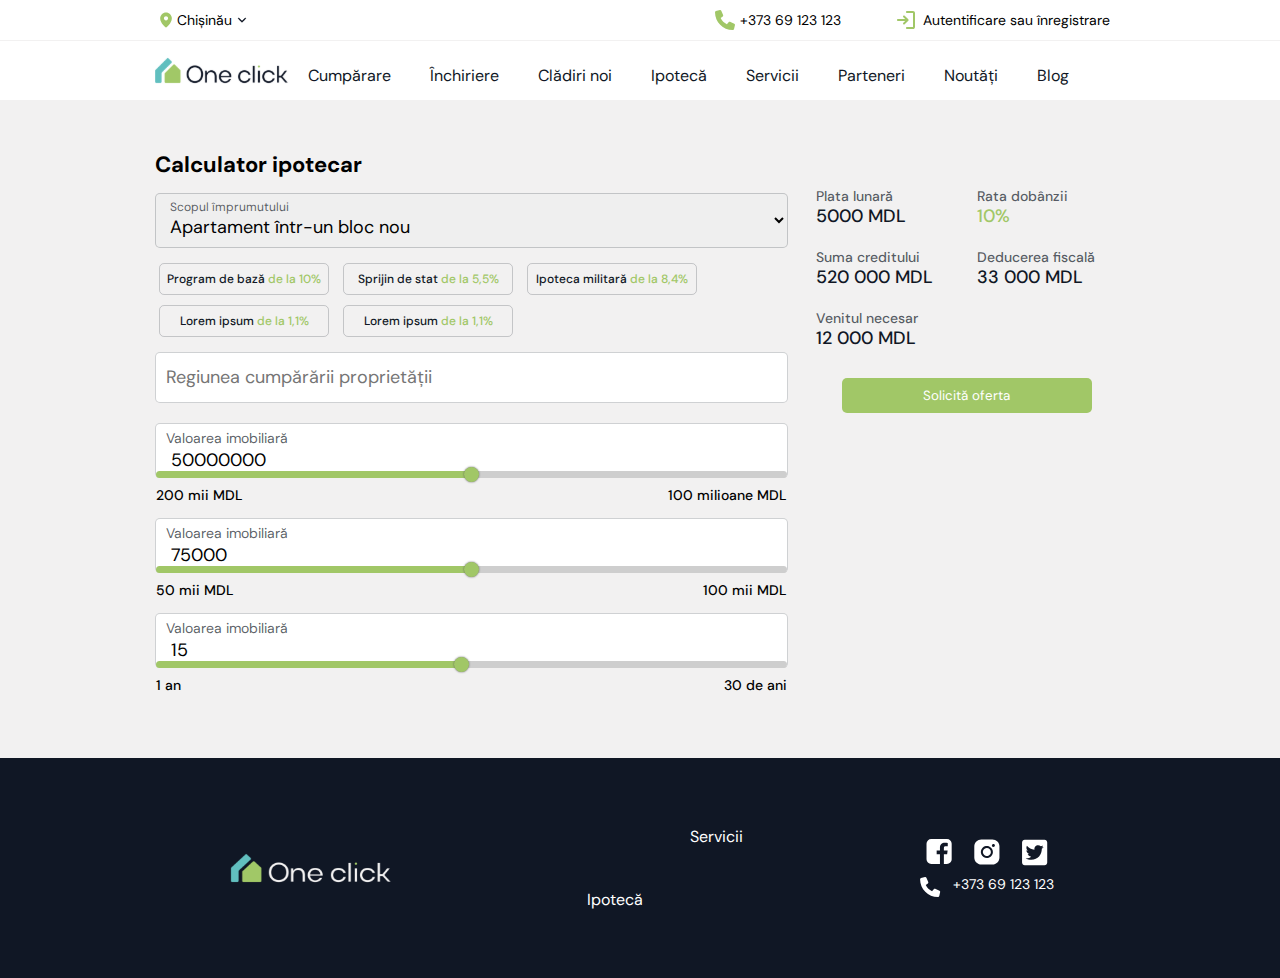
<file: calculator-page.html>
<!DOCTYPE html>
<html lang="en">
  <head>
    <meta charset="UTF-8" />
    <meta
      name="viewport"
      content="width=device-width, user-scalable=no, initial-scale=1.0, maximum-scale=1.0, minimum-scale=1.0"
    />
    <meta http-equiv="X-UA-Compatible" content="ie=edge" />
    <link rel="stylesheet" href="./css/style.css" />
    <title>Calculator Page</title>
  </head>
  <body>
    <div class="wrapper">
      <header class="header">
        <div class="header__content">
          <div class="header__connection connection _container">
            <div class="connection__city">
              <div class="connection-block connection__city-modalShow">
                <img src="./img/header/Subtract.svg" alt="location" />
                <span>Chișinău</span>
                <img src="./img/header/vector_down.svg" alt="vector" />
              </div>
              <div class="connection__city__modal-wrapper"></div>
              <div class="connection__city-bg-modal">
                <div class="connection__city-modal">
                  <div class="connection__city-input">
                    <label for="connection__city-input"> </label>
                    <input
                            id="connection__city-input"
                            type="text"
                            placeholder="Indică orașul"
                    />
                    <img
                            src="./img/main/close.svg"
                            alt="close"
                            class="connection__city-close"
                    />
                  </div>
                  <ul>
                    <li>Chișinău</li>
                    <li>Bălți</li>
                    <li>Cahul</li>
                    <li>Chișinău</li>
                    <li>Bălți</li>
                    <li>Cahul</li>
                    <li>Chișinău</li>
                    <li>Bălți</li>
                    <li>Cahul</li>
                    <li>Chișinău</li>
                    <li>Bălți</li>
                    <li>Cahul</li>
                  </ul>
                </div>
              </div>
            </div>
            <div class="connection__auth">
              <div class="connection__phone connection-block">
                <img src="./img/header/phone.svg" alt="phone" /><span
              >+373 69 123 123</span
              >
              </div>
              <div
                      onclick="showModalLogin()"
                      class="connection__login connection-block"
              >
                <img src="img/header/login.svg" alt="login" />
                <span>Autentificare sau înregistrare</span>
              </div>
            </div>
          </div>

          <div class="header__menu menu _container">
            <div class="menu__logo logo">
              <a href="index.html">
                <img src="./img/header/logo_header.svg" alt="logo"
                /></a>
            </div>
            <nav class="menu__body">
              <ul class="menu__list">
                <li>
                  <a href="buy-page.html" class="menu__link">Cumpărare</a>
                </li>
                <li>
                  <a href="rent-page.html" class="menu__link">Închiriere</a>
                </li>
                <li>
                  <a href="new-build-page.html" class="menu__link"
                  >Clădiri noi</a
                  >
                </li>
                <li onclick="showModalIpoteca()" class="menu__link">Ipotecă</li>
                <li class="menu__link" onclick="showModalService()">
                  Servicii
                </li>
                <li>
                  <a href="partner-page.html" class="menu__link">Parteneri</a>
                </li>
                <li><a href="news-page.html" class="menu__link">Noutăți</a></li>
                <li><a href="blog-page.html" class="menu__link">Blog</a></li>
              </ul>
            </nav>
            <div class="menu__icon icon-menu" onclick="showBurgerMenu()">
              <span></span>
              <span></span>
              <span></span>
            </div>
            <div id="modalIpoteca" class="modal__wrapper">
              <div class="modal">
                <div class="justify align-center">
                  <h3 class="modal__title title">Ipotecă</h3>
                  <span onclick="closeModalIpoteca()" class="modal__close"
                  >&times;</span
                  >
                </div>
                <div class="modal__content">
                  <a href="calculator-page.html">
                    <div class="service">
                      <div class="service__img">
                        <img src="./img/main/calc.svg" alt="calc" />
                      </div>
                      <div class="service__title">Calculator ipotecă</div>
                      <div class="service__text">Calculează</div>
                    </div>
                  </a>
                </div>
              </div>
            </div>

            <div id="modalService" class="modal__wrapper">
              <div class="modal">
                <div class="justify align-center">
                  <h3 class="modal__title title">Servicii</h3>
                  <span onclick="closeModalService()" class="modal__close"
                  >&times;</span
                  >
                </div>

                <div class="modal__content">
                  <a href="buy-page.html">
                    <div class="service">
                      <div class="service__img">
                        <img src="./img/main/house-circle.svg" alt="home" />
                      </div>
                      <div class="service__title">Cumpărare și vânzare</div>
                      <div class="service__text">123 557 oferte</div>
                    </div>
                  </a>
                  <a href="rent-page.html">
                    <div class="service">
                      <div class="service__img">
                        <img src="./img/main/sofa.svg" alt="sofa" />
                      </div>
                      <div class="service__title">Chirie</div>
                      <div class="service__text">50 222 oferte</div>
                    </div>
                  </a>
                </div>
              </div>
            </div>
            <nav id="mySidenav" class="menu__body_burger sidenav">
              <span class="closebtn" onclick="closeBurgerMenu()">&times;</span>
              <ul class="menu__list_burger">
                <li>
                  <a href="buy-page.html" class="menu__link">Cumpărare</a>
                </li>
                <li>
                  <a href="rent-page.html" class="menu__link">Închiriere</a>
                </li>
                <li>
                  <a href="new-build-page.html" class="menu__link"
                  >Clădiri noi</a
                  >
                </li>
                <li class="justify" onclick="showBurgerIpoteca()">
                  <a href="#" class="menu__link">Ipotecă</a>
                  <img src="./img/header/arrow-green.svg" alt="arrow-green" />
                </li>
                <li class="justify" onclick="showBurgerService()">
                  <a href="#" class="menu__link">Servicii</a>
                  <img src="./img/header/arrow-green.svg" alt="arrow-green" />
                </li>
                <li>
                  <a href="partner-page.html" class="menu__link">Parteneri</a>
                </li>
                <li><a href="news-page.html" class="menu__link">Noutăți</a></li>
                <li><a href="blog-page.html" class="menu__link">Blog</a></li>
                <div class="connection__login align-center">
                  <img src="img/header/login.svg" alt="login" />
                  <span class="ml-20">Autentificare sau înregistrare</span>
                </div>
              </ul>
            </nav>
            <nav id="mySidenavIpoteca" class="menu__body_burger sidenav">
              <span class="closebtn" onclick="closeBurgerIpoteca()"
              >&times;</span
              >
              <ul class="menu__list_burger">
                <li>
                  <a href="buy-page.html" class="menu__link">Calculator</a>
                </li>
              </ul>
            </nav>
            <nav id="mySidenavService" class="menu__body_burger sidenav">
              <span class="closebtn" onclick="closeBurgerService()"
              >&times;</span
              >
              <ul class="menu__list_burger">
                <li>
                  <a href="buy-page.html" class="menu__link"
                  >Cumpărare şi vânzare</a
                  >
                </li>
                <li>
                  <a href="rent-page.html" class="menu__link">Chirie</a>
                </li>
              </ul>
            </nav>
          </div>
          <div id="auth_login" class="auth__wrapper">
            <div class="auth">
              <div class="auth__close">
                <span onclick="closeModalLogin()">&times;</span>
              </div>
              <div class="auth__content">
                <div class="auth__title">
                  <span>Conectați-vă la</span>
                  <a href="index.html">
                    <img src="./img/header/logo_header.svg" alt="logo"
                    /></a>
                </div>
                <div class="auth__btn bg-green">
                  <img src="./img/auth/google.svg" alt="google" />Conectați-vă
                  prin Google
                </div>
                <div class="auth__btn bg-blue">
                  <img
                          src="./img/auth/facebook.svg"
                          alt="facebook"
                  />Conectați-vă prin Facebook
                </div>
                <hr />
                <div class="auth__input">
                  <label for="auth_login_input">
                    <img src="./img/auth/bx_user.svg" alt="user" />
                  </label>
                  <input
                          placeholder="Nume utilizator sau email"
                          id="auth_login_input"
                          name="auth_login_input"
                          type="text"
                  />
                </div>
                <div class="auth__input">
                  <label for="auth_password">
                    <img src="./img/auth/password.svg" alt="password" />
                  </label>
                  <input
                          placeholder="Parola"
                          id="auth_password"
                          name="auth_password"
                          type="text"
                  />
                </div>
                <div class="auth__text auth__text-active mb-20">
                  Ați uitat parola?
                </div>
                <div class="auth__btn bg-black text-center">Conectați-vă</div>
                <div class="auth__text text-center">
                  Nu aveți un cont?
                  <span
                          onclick="showModalRegistration()"
                          class="auth__text-active"
                  >
                    Înregistrați-vă!</span
                  >
                </div>
              </div>
            </div>
          </div>
          <div id="auth_registration" class="auth__wrapper">
            <div class="auth">
              <div class="auth__close">
                <span onclick="closeModalRegistration()">&times;</span>
              </div>
              <div class="auth__content">
                <div class="auth__title-registration">
                  <a href="index.html">
                    <img src="./img/header/logo_header.svg" alt="logo"
                    /></a>
                </div>
                <div class="auth__title-registration">
                  <span>Înregistrare</span>
                </div>

                <div class="auth__btn bg-green">
                  <img src="./img/auth/google.svg" alt="google" />Conectați-vă
                  prin Google
                </div>
                <div class="auth__btn bg-blue">
                  <img
                          src="./img/auth/facebook.svg"
                          alt="facebook"
                  />Conectați-vă prin Facebook
                </div>
                <hr />
                <div class="auth__input">
                  <label for="auth_registration_email">
                    <img src="./img/auth/email.svg" alt="email" />
                  </label>
                  <input
                          placeholder="Email"
                          id="auth_registration_email"
                          name="auth_registration_email"
                          type="text"
                  />
                </div>
                <div class="auth__input">
                  <label for="auth_registration_login">
                    <img src="./img/auth/bx_user.svg" alt="user" />
                  </label>
                  <input
                          placeholder="Nume utilizator sau email"
                          id="auth_registration_login"
                          name="auth_registration_login"
                          type="text"
                  />
                </div>
                <div class="auth__input">
                  <label for="auth_registration_password">
                    <img src="./img/auth/password.svg" alt="password" />
                  </label>
                  <input
                          placeholder="Parola"
                          id="auth_registration_password"
                          name="auth_registration_password"
                          type="text"
                  />
                </div>
                <div class="auth__text mb-20 check-box pl-20">
                  <input
                          type="checkbox"
                          name="auth_registration_agree"
                          id="auth_registration_agree"
                  />
                  <label for="auth_registration_agree">
                    Sunt de acord cu
                    <span class="border-bottom"
                    >termenii de utilizare și politica de
                      confidențialitate</span
                    >
                  </label>
                </div>
                <div class="auth__btn bg-black text-center">Înregistrare</div>
                <div class="auth__text text-center">
                  Deja aveți un cont?
                  <span onclick="showModalLogin()" class="auth__text-active">
                    Conectați-vă!</span
                  >
                </div>
              </div>
            </div>
          </div>
        </div>
      </header>

      <div class="main">
        <div class="">
          <div class="calculator">
            <h3 class="title _container">Calculator ipotecar</h3>
            <div class="calculator__content">
              <div class="calculator__form">
                <div class="calculator__form-select">
                  <label for="purpose_loan">Scopul împrumutului</label><br />
                  <select name="purpose_loan" id="purpose_loan">
                    <option value="1">Apartament într-un bloc nou</option>
                    <option value="2">2</option>
                    <option value="3">3</option>
                  </select>
                </div>
                <ul>
                  <li>
                    <div class="calculator__form-radio">
                      <input
                        type="radio"
                        id="type_of_ipoteca1"
                        name="type_of_ipoteca"
                        value="sell"
                      />
                      <label for="type_of_ipoteca1"
                        >Program de bază <span>de la 10%</span></label
                      >
                    </div>
                  </li>
                  <li>
                    <div class="calculator__form-radio">
                      <input
                        type="radio"
                        id="type_of_ipoteca2"
                        name="type_of_ipoteca"
                        value="sell"
                      />
                      <label for="type_of_ipoteca2"
                        >Sprijin de stat <span>de la 5,5%</span></label
                      >
                    </div>
                  </li>
                  <li>
                    <div class="calculator__form-radio">
                      <input
                        type="radio"
                        id="type_of_ipoteca3"
                        name="type_of_ipoteca"
                        value="sell"
                      />
                      <label for="type_of_ipoteca3"
                        >Ipoteca militară <span>de la 8,4%</span></label
                      >
                    </div>
                  </li>
                  <li>
                    <div class="calculator__form-radio">
                      <input
                        type="radio"
                        id="type_of_ipoteca4"
                        name="type_of_ipoteca"
                        value="sell"
                      />
                      <label for="type_of_ipoteca4"
                        >Lorem ipsum <span>de la 1,1%</span></label
                      >
                    </div>
                  </li>
                  <li>
                    <div class="calculator__form-radio">
                      <input
                        type="radio"
                        id="type_of_ipoteca5"
                        name="type_of_ipoteca"
                        value="sell"
                      />
                      <label for="type_of_ipoteca5"
                        >Lorem ipsum <span>de la 1,1%</span></label
                      >
                    </div>
                  </li>
                </ul>

                 <div class="calculator__form-input">
                   <input
                           id="region_buy_build"
                           type="text"
                           placeholder="Regiunea cumpărării proprietății"
                   />
                 </div>
                 <div class="calculator__form-range">
                   <div class="calculator__form-content">
                     <label for="rangenumber1">Valoarea imobiliară</label>
                     <input
                             type="number"
                             id="rangenumber1"
                             min="200000"
                             max="100000000"
                             value="50000000"
                             oninput="range1.value=value"
                     />
                     <input
                             type="range"
                             min="200000"
                             max="100000000"
                             value="50000000"
                             id="range1"
                             oninput="rangenumber1.value=value"
                     />
                   </div>
                   <div class="calculator__form-text">
                     <div>200 mii MDL</div>
                     <div>100 milioane MDL</div>
                   </div>
                 </div>
                 <div class="calculator__form-range">
                   <div class="calculator__form-content">
                     <label for="rangenumber2">Valoarea imobiliară</label>
                     <input
                             type="number"
                             id="rangenumber2"
                             min="50000"
                             max="100000"
                             value="75000"
                             oninput="range2.value=value"
                     />
                     <input
                             type="range"
                             min="50000"
                             max="100000"
                             value="75000"
                             id="range2"
                             oninput="rangenumber2.value=value"
                     />
                   </div>
                   <div class="calculator__form-text">
                     <div>50 mii MDL</div>
                     <div>100 mii MDL</div>
                   </div>
                 </div>
                 <div class="calculator__form-range">
                   <div class="calculator__form-content">
                     <label for="rangenumber3">Valoarea imobiliară</label>
                     <input
                             type="number"
                             id="rangenumber3"
                             min="1"
                             max="30"
                             value="15"
                             oninput="range3.value=value"
                     />
                     <input
                             type="range"
                             min="1"
                             max="30"
                             value="15"
                             id="range3"
                             oninput="rangenumber3.value=value"
                     />
                   </div>
                   <div class="calculator__form-text">
                     <div>1 an</div>
                     <div>30 de ani</div>
                   </div>
                 </div>

              </div>
              <div class="calculator__text">
                <ul>
                  <li>
                    Plata lunară <br />
                    <span>5000 MDL</span>
                  </li>
                  <li>
                    Rata dobânzii <br />
                    <span class="calculator__text_green">10%</span>
                  </li>
                  <li>
                    Suma creditului <br />
                    <span>520 000 MDL</span>
                  </li>
                  <li>
                    Deducerea fiscală <br />
                    <span>33 000 MDL</span>
                  </li>
                  <li>
                    Venitul necesar <br />
                    <span>12 000 MDL</span>
                  </li>
                </ul>
                <div class="calculator__btnWrapper">
                  <button class="calculator__btn btnRadius">
                    Solicită oferta
                  </button>
                </div>
              </div>
            </div>
          </div>
        </div>
      </div>

      <footer class="footer">
        <div class="footer__content _container">
          <div class="footer__logo logo">
            <img src="./img/footer/logo_footer.svg" alt="logo" />
          </div>
          <div class="footer__nav nav">
            <ul class="nav__list">
              <li><a href="buy-page.html" class="menu__link">Cumpărare</a></li>
              <li><a href="rent-page.html" class="menu__link">Închiriere</a></li>
              <li><a href="new-build-page.html" class="menu__link">Clădiri noi</a></li>
              <li><a href="" class="menu__link">Ipotecă</a></li>
            </ul>
            <ul class="nav__list">
              <li><a href="" class="menu__link">Servicii</a></li>
              <li><a href="partner-page.html" class="menu__link">Parteneri</a></li>
              <li><a href="news-page.html" class="menu__link">Noutăți</a></li>
              <li><a href="blog-page.html" class="menu__link">Blog</a></li>
            </ul>
          </div>
          <div class="footer__social social">
            <div class="social__message">
              <a href="" class="social__item"
              ><img src="./img/footer/facebook.svg" alt="facebook"
              /></a>
              <a href="" class="social__item"
              ><img src="./img/footer/insta.svg" alt="insta"
              /></a>
              <a href="" class="social__item"
              ><img src="./img/footer/twitter.svg" alt="twitter"
              /></a>
            </div>
            <div class="social__phone">
              <img src="./img/footer/phone.svg" alt="phone" /><span
            >+373 69 123 123</span
            >
            </div>
          </div>
        </div>
      </footer>
    </div>

    <script src="https://code.jquery.com/jquery-3.6.1.min.js"></script>
    <script src="./js/slick.min.js"></script>
    <script src="js/sliders.js"></script>
    <script src="./js/calculator-ipoteca.js"></script>
    <script src="js/script.js"></script>
  </body>
</html>
</file>
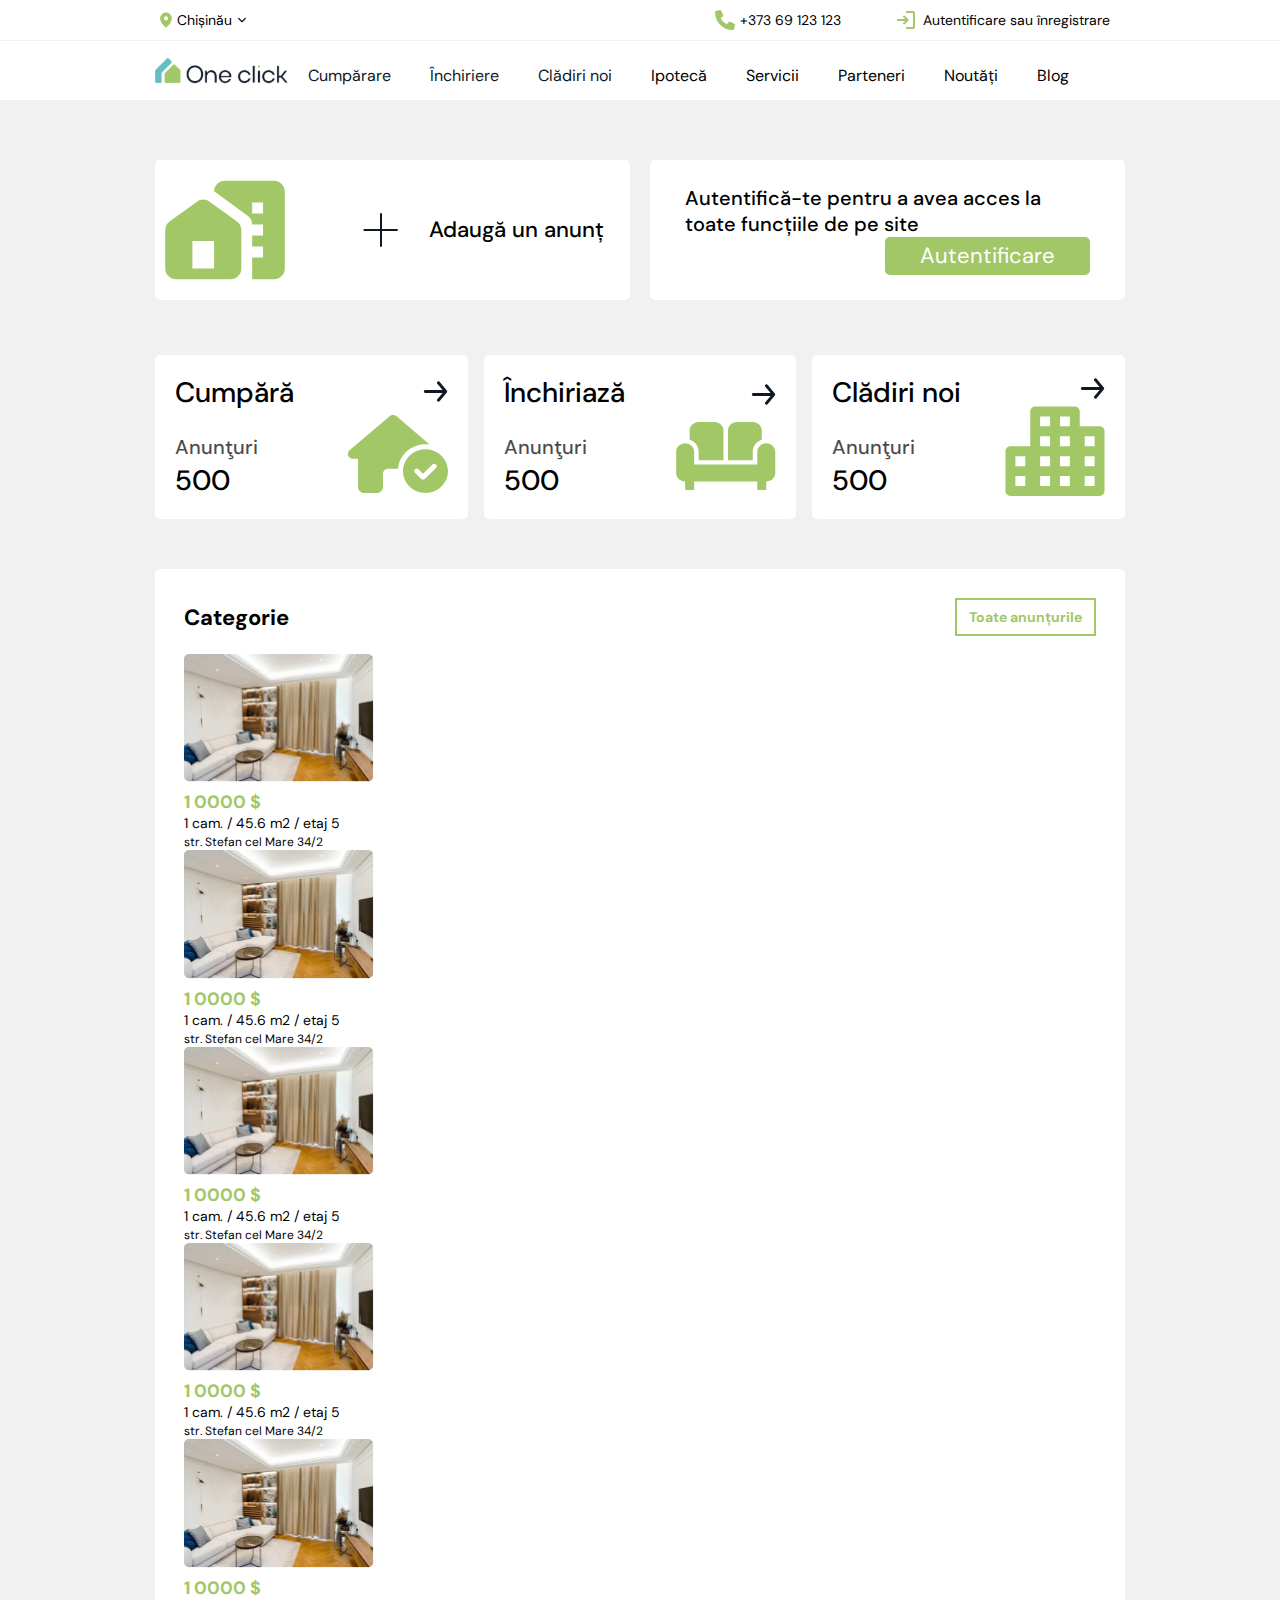
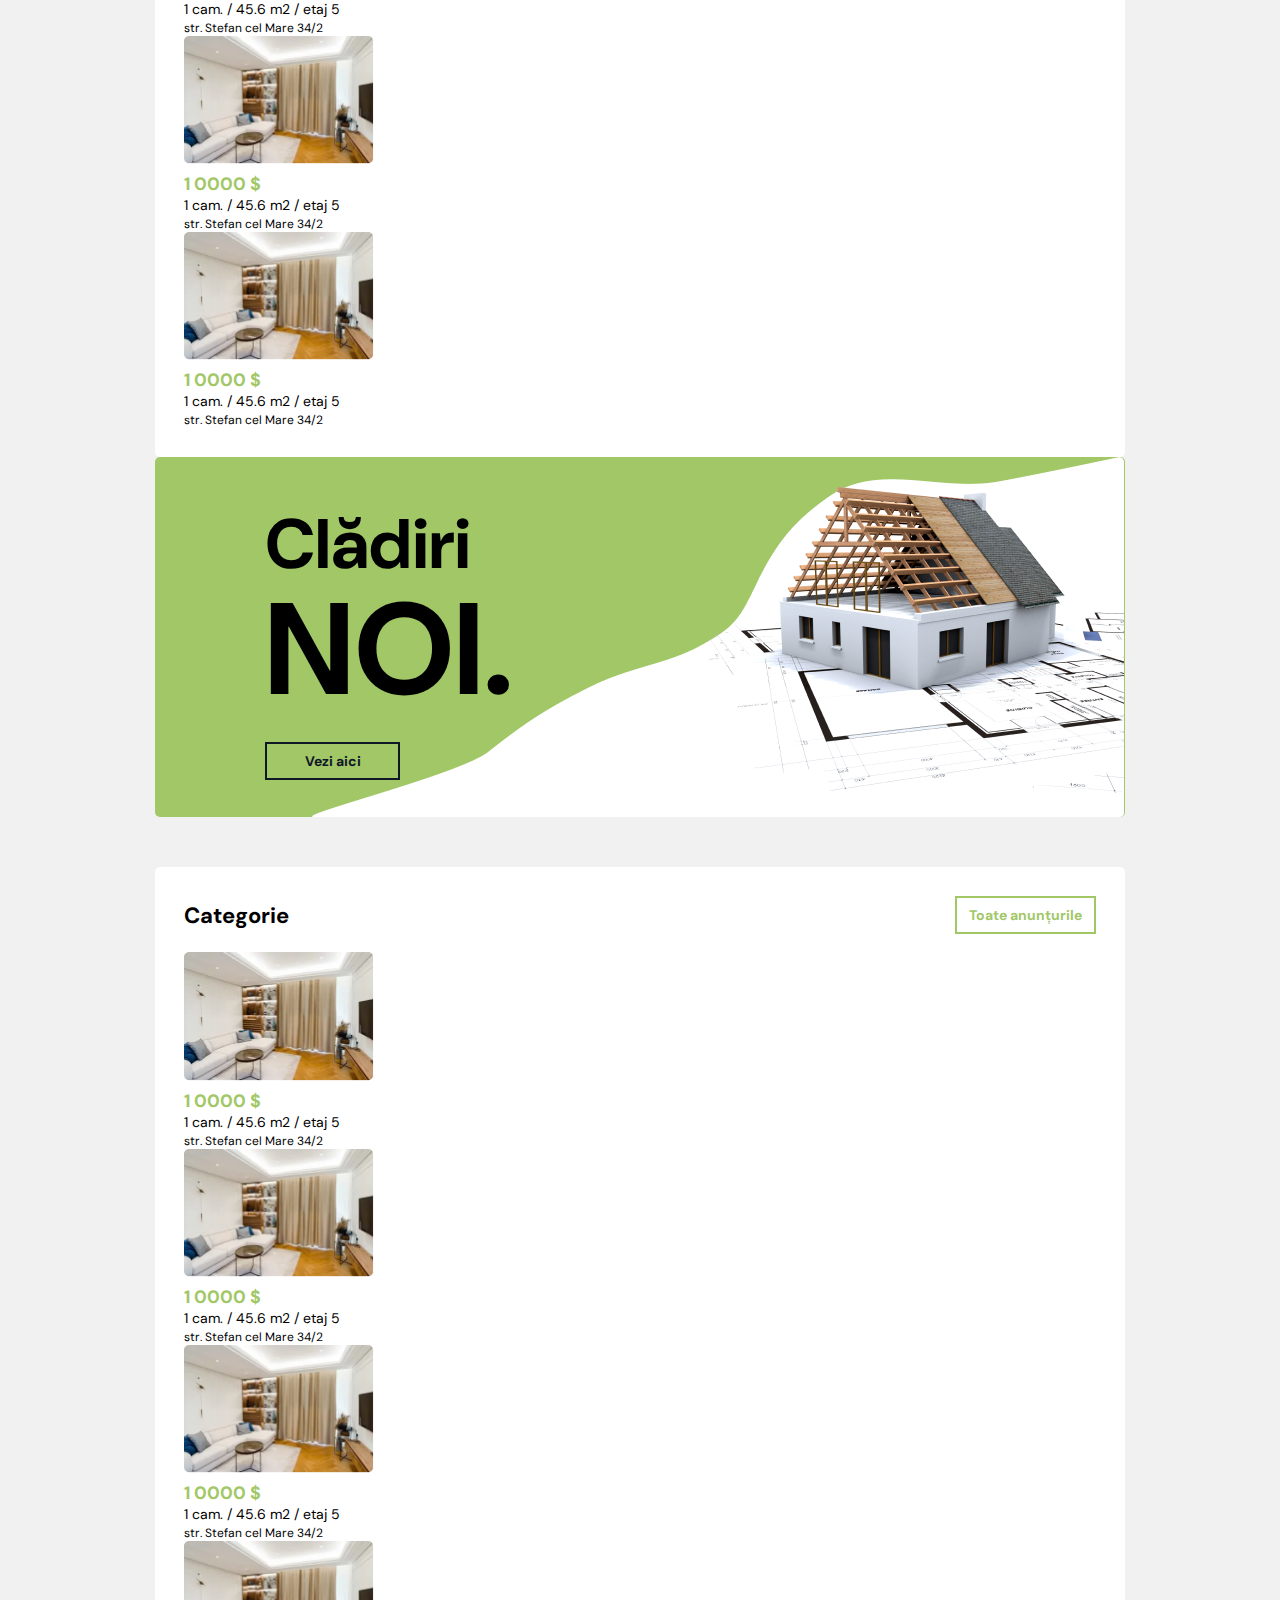
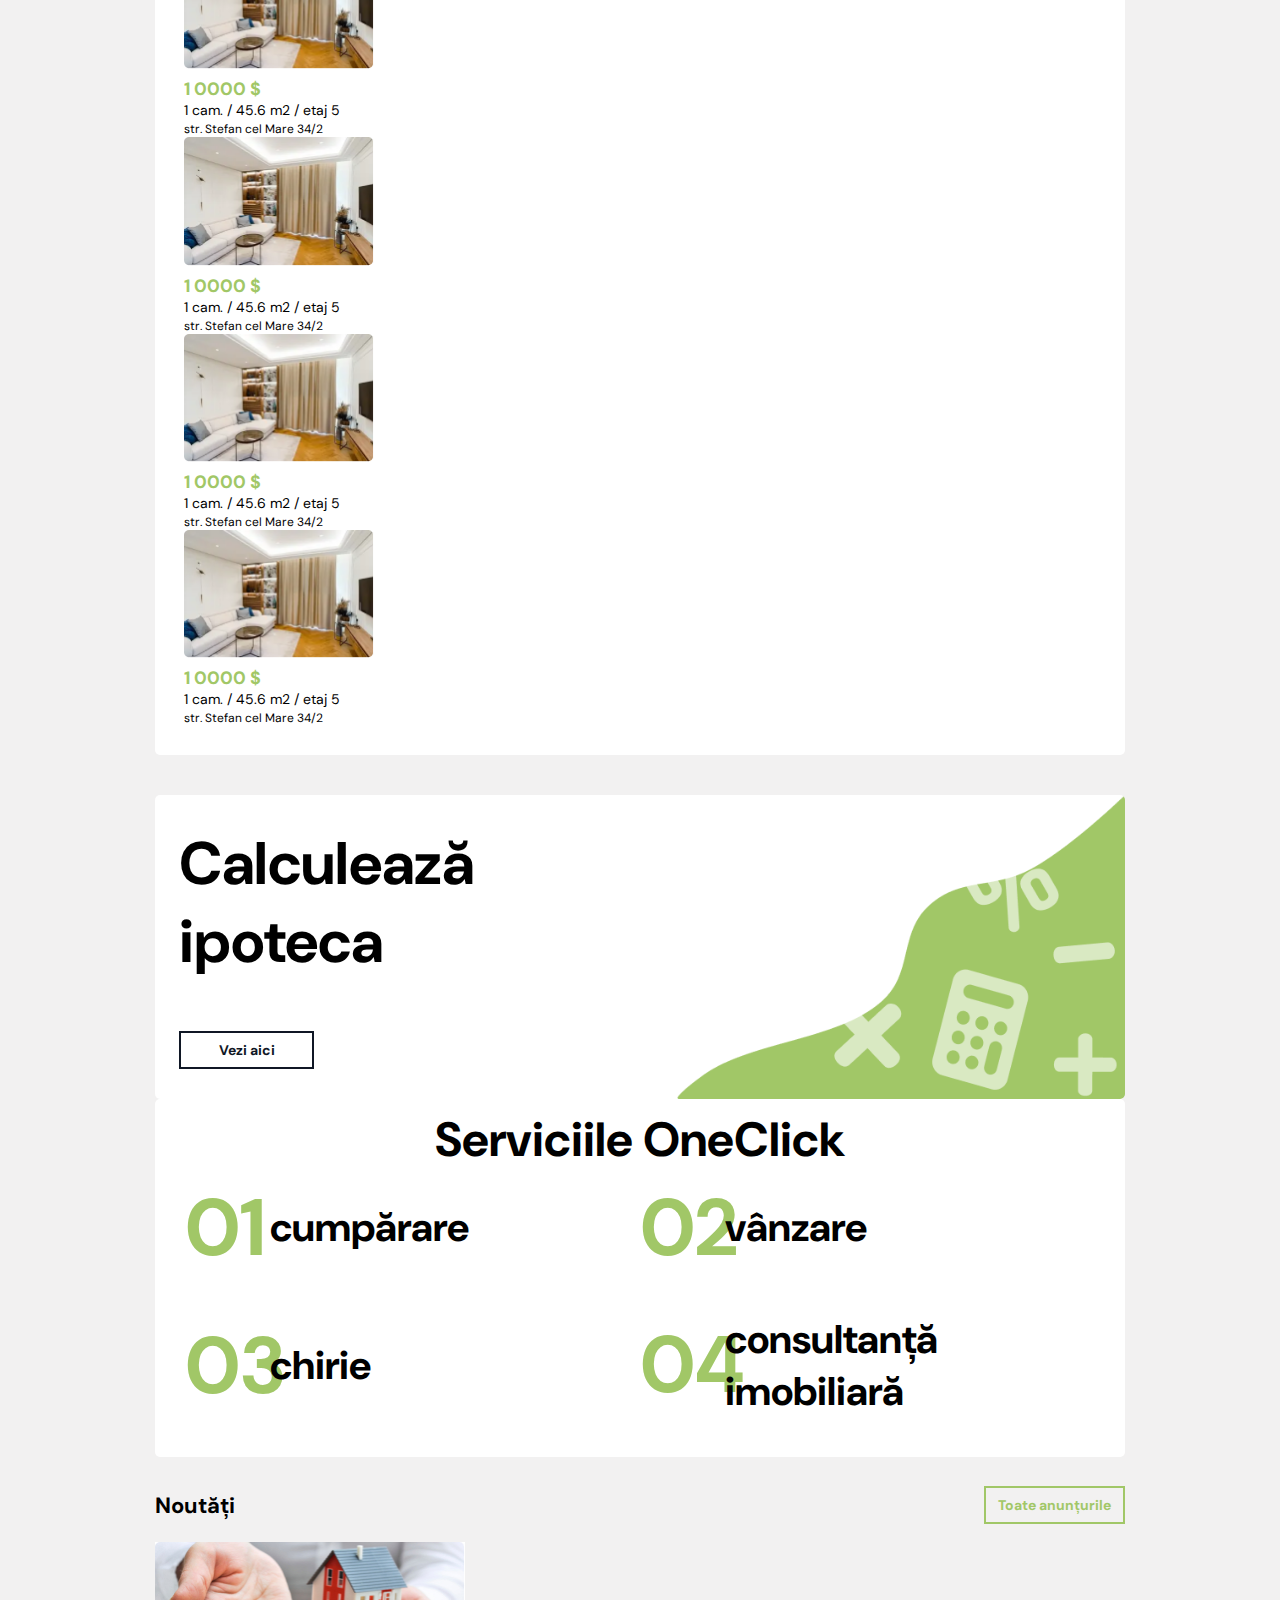
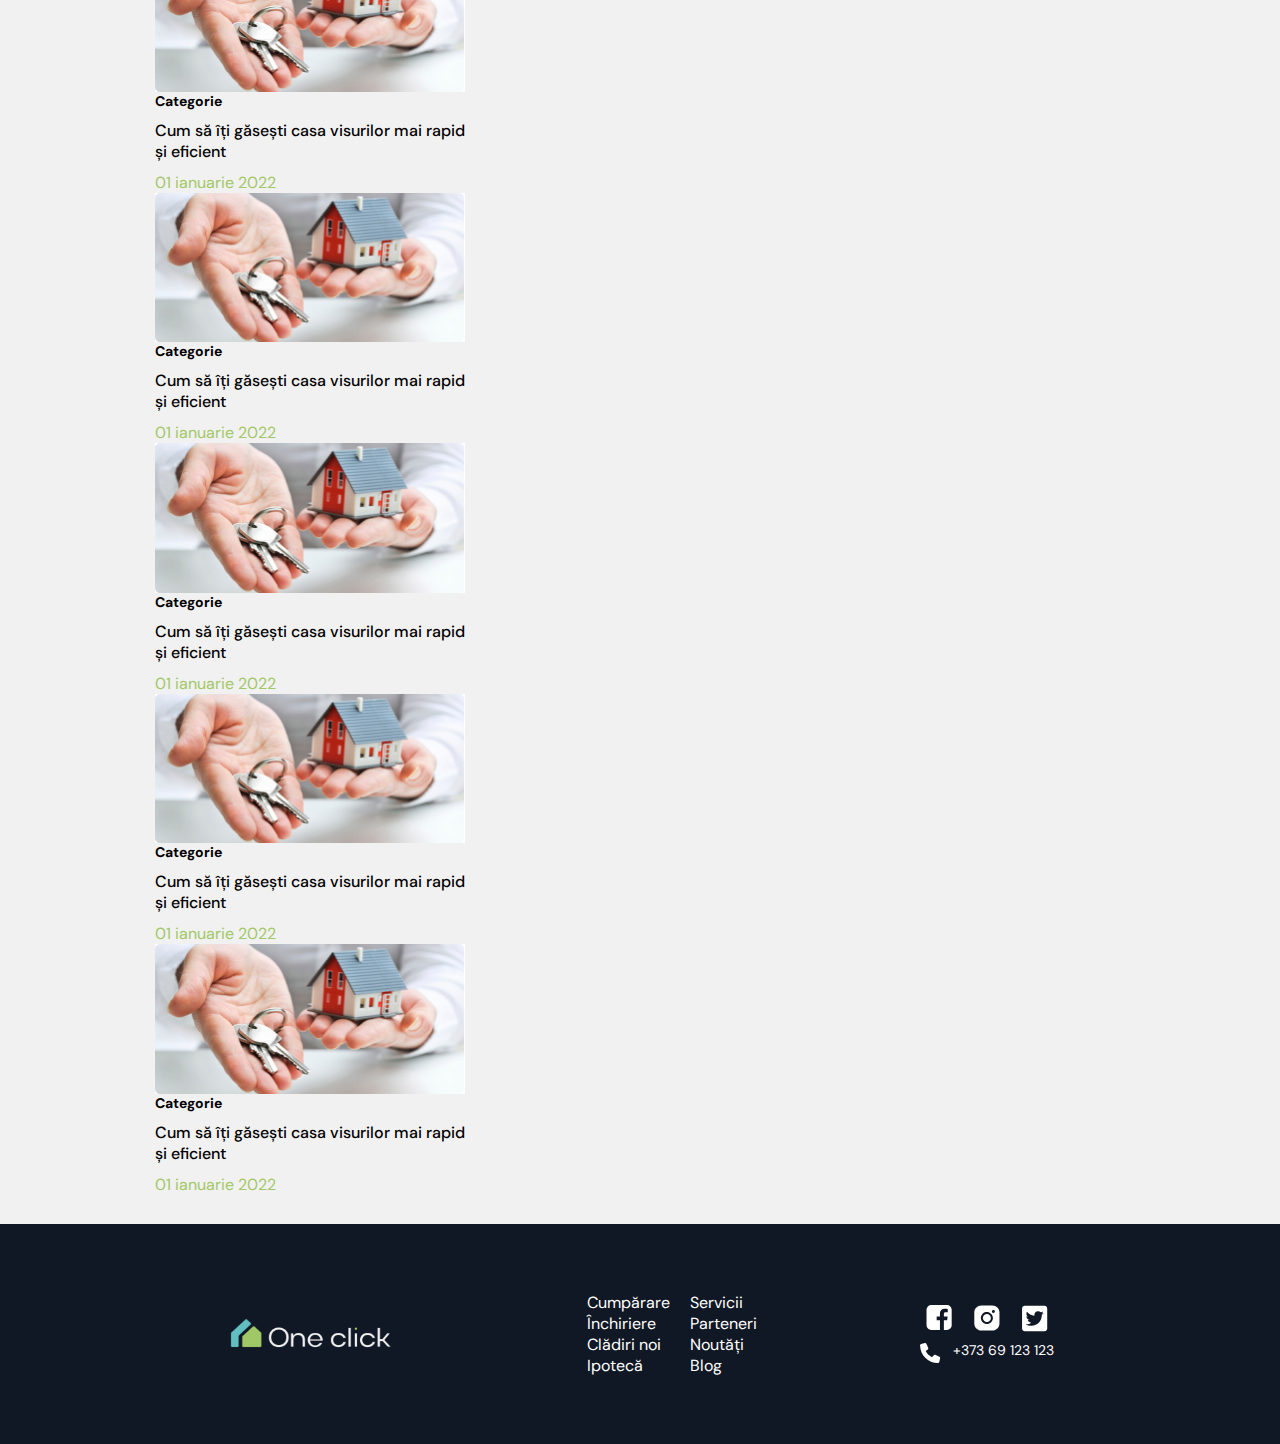
<file: home-page.html>
<!DOCTYPE html>
<html lang="en">
  <head>
    <meta charset="UTF-8" />
    <meta
      name="viewport"
      content="width=device-width, user-scalable=no, initial-scale=1.0, maximum-scale=1.0, minimum-scale=1.0"
    />
    <meta http-equiv="X-UA-Compatible" content="ie=edge" />
    <link rel="stylesheet" href="./css/style.css" />
    <title>Home Page</title>
  </head>
  <body>
    <div class="wrapper">
      <header class="header">
        <div class="header__content">
          <div class="header__connection connection _container">
            <div class="connection__city connection-block">
              <img src="./img/header/Subtract.svg" alt="location" />
              <span>Chișinău</span>
              <img src="./img/header/vector_down.svg" alt="vector" />
            </div>
            <div class="connection__auth">
              <div class="connection__phone connection-block">
                <img src="./img/header/phone.svg" alt="phone" /><span
                  >+373 69 123 123</span
                >
              </div>
              <div class="connection__login connection-block">
                <img src="img/header/login.svg" alt="login" />
                <span>Autentificare sau înregistrare</span>
              </div>
            </div>
          </div>

          <div class="header__menu menu _container">
            <div class="menu__logo logo">
              <a href="calculator-page.html"> <img src="./img/header/logo_header.svg" alt="logo"/></a>
            </div>
            <nav class="menu__body">
              <ul class="menu__list">
                <li><a href="buy-page.html" class="menu__link">Cumpărare</a></li>
                <li><a href="rent-page.html" class="menu__link">Închiriere</a></li>
                <li><a href="new-build-page.html" class="menu__link">Clădiri noi</a></li>
                <li><a href="" class="menu__link">Ipotecă</a></li>
                <li><a href="" class="menu__link">Servicii</a></li>
                <li><a href="" class="menu__link">Parteneri</a></li>
                <li><a href="" class="menu__link">Noutăți</a></li>
                <li><a href="" class="menu__link">Blog</a></li>
              </ul>
            </nav>
            <div class="menu__icon icon-menu">
              <span></span>
              <span></span>
              <span></span>
            </div>
          </div>
        </div>
      </header>

      <main class="main">
        <div class="_container">
          <div class="activeBanner">
            <div class="activeBanner__add">
              <div class="activeBanner__add_img">
                <img src="./img/main/home-work.svg" alt="home-work" />
              </div>

              <div class="activeBanner__text">
                <img src="./img/main/plus.svg" alt="plus" /> Adaugă un anunț
              </div>
            </div>
            <div class="activeBanner__login">
              <p>
                Autentifică-te pentru a avea acces la toate funcțiile de pe site
              </p>
              <button class="activeBanner__login_btn btnRadius">
                Autentificare
              </button>
            </div>
          </div>
        </div>

        <div class="_container">
          <div class="filters">
            <div class="filters__item filters__item1">
              <div class="filters__text">
                <h3 class="filters__title">Cumpără</h3>
                <p>
                  <span>Anunţuri</span> <br />
                  500
                </p>
              </div>
              <div class="filters__img">
                <div class="filters__arrow">
                  <img src="./img/main/arrow.svg" alt="arrow" />
                </div>
                <div class="filters__picture">
                  <img src="img/main/house-circle.svg" alt="house-circle" />
                </div>
              </div>
            </div>
            <div class="filters__item filters__item2">
              <div class="filters__text">
                <h3 class="filters__title">Închiriază</h3>
                <p>
                  <span>Anunţuri</span> <br />
                  500
                </p>
              </div>
              <div class="filters__img">
                <div class="filters__arrow">
                  <img src="./img/main/arrow.svg" alt="arrow" />
                </div>
                <div class="filters__picture">
                  <img src="img/main/sofa.svg" alt="sofa" />
                </div>
              </div>
            </div>
            <div class="filters__item filters__item3">
              <div class="filters__text">
                <h3 class="filters__title">Clădiri noi</h3>
                <p>
                  <span>Anunţuri</span> <br />
                  500
                </p>
              </div>
              <div class="filters__img">
                <div class="filters__arrow">
                  <img src="./img/main/arrow.svg" alt="arrow" />
                </div>
                <div class="filters__picture">
                  <img src="img/main/build.svg" alt="build" />
                </div>
              </div>
            </div>
          </div>
        </div>

        <div class="_container">
          <div class="category">
            <div class="category__header">
              <h3 class="category__title title">Categorie</h3>
              <button class="btn-link btn-primary">Toate anunțurile</button>
            </div>

            <div class="category__list category__slider">
              <div class="category__item">
                <div class="category__img">
                  <a href="add-product.html"><img src="./img/main/category.png" alt="category" /></a>
                </div>
                <div class="category__content">
                  <div class="category__price">1 0000 $</div>
                  <div class="category__text">
                    1 cam. / 45.6 m2 / etaj 5 <br />
                    <span>str. Stefan cel Mare 34/2</span>
                  </div>
                </div>
              </div>
              <div class="category__item">
                <div class="category__img">
                  <img src="./img/main/category.png" alt="category" />
                </div>
                <div class="category__content">
                  <div class="category__price">1 0000 $</div>
                  <div class="category__text">
                    1 cam. / 45.6 m2 / etaj 5 <br />
                    <span>str. Stefan cel Mare 34/2</span>
                  </div>
                </div>
              </div>
              <div class="category__item">
                <div class="category__img">
                  <img src="./img/main/category.png" alt="category" />
                </div>
                <div class="category__content">
                  <div class="category__price">1 0000 $</div>
                  <div class="category__text">
                    1 cam. / 45.6 m2 / etaj 5 <br />
                    <span>str. Stefan cel Mare 34/2</span>
                  </div>
                </div>
              </div>
              <div class="category__item">
                <div class="category__img">
                  <img src="./img/main/category.png" alt="category" />
                </div>
                <div class="category__content">
                  <div class="category__price">1 0000 $</div>
                  <div class="category__text">
                    1 cam. / 45.6 m2 / etaj 5 <br />
                    <span>str. Stefan cel Mare 34/2</span>
                  </div>
                </div>
              </div>
              <div class="category__item">
                <div class="category__img">
                  <img src="./img/main/category.png" alt="category" />
                </div>
                <div class="category__content">
                  <div class="category__price">1 0000 $</div>
                  <div class="category__text">
                    1 cam. / 45.6 m2 / etaj 5 <br />
                    <span>str. Stefan cel Mare 34/2</span>
                  </div>
                </div>
              </div>
              <div class="category__item">
                <div class="category__img">
                  <img src="./img/main/category.png" alt="category" />
                </div>
                <div class="category__content">
                  <div class="category__price">1 0000 $</div>
                  <div class="category__text">
                    1 cam. / 45.6 m2 / etaj 5 <br />
                    <span>str. Stefan cel Mare 34/2</span>
                  </div>
                </div>
              </div>
              <div class="category__item">
                <div class="category__img">
                  <img src="./img/main/category.png" alt="category" />
                </div>
                <div class="category__content">
                  <div class="category__price">1 0000 $</div>
                  <div class="category__text">
                    1 cam. / 45.6 m2 / etaj 5 <br />
                    <span>str. Stefan cel Mare 34/2</span>
                  </div>
                </div>
              </div>
            </div>
          </div>
        </div>

        <div class="_container">
          <div class="newBuildBanner">
            <div class="newBuildBanner__content">
              <h1 class="newBuildBanner__title">
                Clădiri <br />
                <span>NOI.</span>
              </h1>
              <button class="newBuildBanner__btn btn-link btn-dark">
                Vezi aici
              </button>
            </div>
          </div>
        </div>

        <div class="_container">
          <div class="category">
            <div class="category__header">
              <h3 class="category__title title">Categorie</h3>
              <button class="btn-link btn-primary">Toate anunțurile</button>
            </div>

            <div class="category__list category__slider">
              <div class="category__item">
                <div class="category__img">
                  <img src="./img/main/category.png" alt="category" />
                </div>
                <div class="category__content">
                  <div class="category__price">1 0000 $</div>
                  <div class="category__text">
                    1 cam. / 45.6 m2 / etaj 5 <br />
                    <span>str. Stefan cel Mare 34/2</span>
                  </div>
                </div>
              </div>
              <div class="category__item">
                <div class="category__img">
                  <img src="./img/main/category.png" alt="category" />
                </div>
                <div class="category__content">
                  <div class="category__price">1 0000 $</div>
                  <div class="category__text">
                    1 cam. / 45.6 m2 / etaj 5 <br />
                    <span>str. Stefan cel Mare 34/2</span>
                  </div>
                </div>
              </div>
              <div class="category__item">
                <div class="category__img">
                  <img src="./img/main/category.png" alt="category" />
                </div>
                <div class="category__content">
                  <div class="category__price">1 0000 $</div>
                  <div class="category__text">
                    1 cam. / 45.6 m2 / etaj 5 <br />
                    <span>str. Stefan cel Mare 34/2</span>
                  </div>
                </div>
              </div>
              <div class="category__item">
                <div class="category__img">
                  <img src="./img/main/category.png" alt="category" />
                </div>
                <div class="category__content">
                  <div class="category__price">1 0000 $</div>
                  <div class="category__text">
                    1 cam. / 45.6 m2 / etaj 5 <br />
                    <span>str. Stefan cel Mare 34/2</span>
                  </div>
                </div>
              </div>
              <div class="category__item">
                <div class="category__img">
                  <img src="./img/main/category.png" alt="category" />
                </div>
                <div class="category__content">
                  <div class="category__price">1 0000 $</div>
                  <div class="category__text">
                    1 cam. / 45.6 m2 / etaj 5 <br />
                    <span>str. Stefan cel Mare 34/2</span>
                  </div>
                </div>
              </div>
              <div class="category__item">
                <div class="category__img">
                  <img src="./img/main/category.png" alt="category" />
                </div>
                <div class="category__content">
                  <div class="category__price">1 0000 $</div>
                  <div class="category__text">
                    1 cam. / 45.6 m2 / etaj 5 <br />
                    <span>str. Stefan cel Mare 34/2</span>
                  </div>
                </div>
              </div>
              <div class="category__item">
                <div class="category__img">
                  <img src="./img/main/category.png" alt="category" />
                </div>
                <div class="category__content">
                  <div class="category__price">1 0000 $</div>
                  <div class="category__text">
                    1 cam. / 45.6 m2 / etaj 5 <br />
                    <span>str. Stefan cel Mare 34/2</span>
                  </div>
                </div>
              </div>
            </div>
          </div>
        </div>

        <div class="_container">
          <div class="blockLinks">
            <div class="blockLinks__calculator calculatorLink">
              <div class="calculatorLink__title">
                Calculează <br />
                ipoteca
              </div>
              <button class="calculatorLink__btn btn-link btn-dark">
                Vezi aici
              </button>
            </div>

            <div class="blockLinks__services services">
              <div class="services__title">Serviciile OneClick</div>
              <ul class="services__list">
                <li>
                  <span>01</span>
                  <p>cumpărare</p>
                </li>
                <li>
                  <span>02</span>
                  <p>vânzare</p>
                </li>
                <li>
                  <span>03</span>
                  <p>chirie</p>
                </li>
                <li>
                  <span class="last04">04</span>
                  <p>
                    consultanță<br />
                    imobiliară
                  </p>
                </li>
              </ul>
            </div>
          </div>
        </div>

        <div class="_container">
          <div class="newProducts">
            <div class="newProducts__header">
              <h3 class="newProducts__title title">Noutăți</h3>
              <button class="btn-link btn-primary">Toate anunțurile</button>
            </div>

            <ul class="newProducts__list newProducts__slider">
              <li class="newProducts__item">
                <div class="newProducts__img">
                  <img src="./img/main/newProduct.jpg" alt="newProduct" />
                </div>
                <div class="newProducts__list_title">Categorie</div>
                <div class="newProducts__text">
                  Cum să îți găsești casa visurilor mai rapid și eficient
                </div>
                <div class="newProducts__date">01 ianuarie 2022</div>
              </li>
              <li class="newProducts__item">
                <div class="newProducts__img">
                  <img src="./img/main/newProduct.jpg" alt="newProduct" />
                </div>
                <div class="newProducts__list_title">Categorie</div>
                <div class="newProducts__text">
                  Cum să îți găsești casa visurilor mai rapid și eficient
                </div>
                <div class="newProducts__date">01 ianuarie 2022</div>
              </li>
              <li class="newProducts__item">
                <div class="newProducts__img">
                  <img src="./img/main/newProduct.jpg" alt="newProduct" />
                </div>
                <div class="newProducts__list_title">Categorie</div>
                <div class="newProducts__text">
                  Cum să îți găsești casa visurilor mai rapid și eficient
                </div>
                <div class="newProducts__date">01 ianuarie 2022</div>
              </li>
              <li class="newProducts__item">
                <div class="newProducts__img">
                  <img src="./img/main/newProduct.jpg" alt="newProduct" />
                </div>
                <div class="newProducts__list_title">Categorie</div>
                <div class="newProducts__text">
                  Cum să îți găsești casa visurilor mai rapid și eficient
                </div>
                <div class="newProducts__date">01 ianuarie 2022</div>
              </li>
              <li class="newProducts__item">
                <div class="newProducts__img">
                  <img src="./img/main/newProduct.jpg" alt="newProduct" />
                </div>
                <div class="newProducts__list_title">Categorie</div>
                <div class="newProducts__text">
                  Cum să îți găsești casa visurilor mai rapid și eficient
                </div>
                <div class="newProducts__date">01 ianuarie 2022</div>
              </li>
            </ul>
          </div>
        </div>
      </main>

      <footer class="footer">
        <div class="footer__content _container">
          <div class="footer__logo logo">
            <img src="./img/footer/logo_footer.svg" alt="logo" />
          </div>
          <div class="footer__nav nav">
            <ul class="nav__list">
              <li><a href="" class="menu__link">Cumpărare</a></li>
              <li><a href="" class="menu__link">Închiriere</a></li>
              <li><a href="" class="menu__link">Clădiri noi</a></li>
              <li><a href="" class="menu__link">Ipotecă</a></li>
            </ul>
            <ul class="nav__list">
              <li><a href="" class="menu__link">Servicii</a></li>
              <li><a href="" class="menu__link">Parteneri</a></li>
              <li><a href="" class="menu__link">Noutăți</a></li>
              <li><a href="" class="menu__link">Blog</a></li>
            </ul>
          </div>
          <div class="footer__social social">
            <div class="social__message">
              <a href="" class="social__item"
                ><img src="./img/footer/facebook.svg" alt="facebook"
              /></a>
              <a href="" class="social__item"
                ><img src="./img/footer/insta.svg" alt="insta"
              /></a>
              <a href="" class="social__item"
                ><img src="./img/footer/twitter.svg" alt="twitter"
              /></a>
            </div>
            <div class="social__phone">
              <img src="./img/footer/phone.svg" alt="phone" /><span
                >+373 69 123 123</span
              >
            </div>
          </div>
        </div>
      </footer>
    </div>

    <script src="https://code.jquery.com/jquery-3.6.1.min.js"></script>
    <script src="./js/slick.min.js"></script>
    <script src="./js/script.js"></script>

  </body>
</html>
</file>
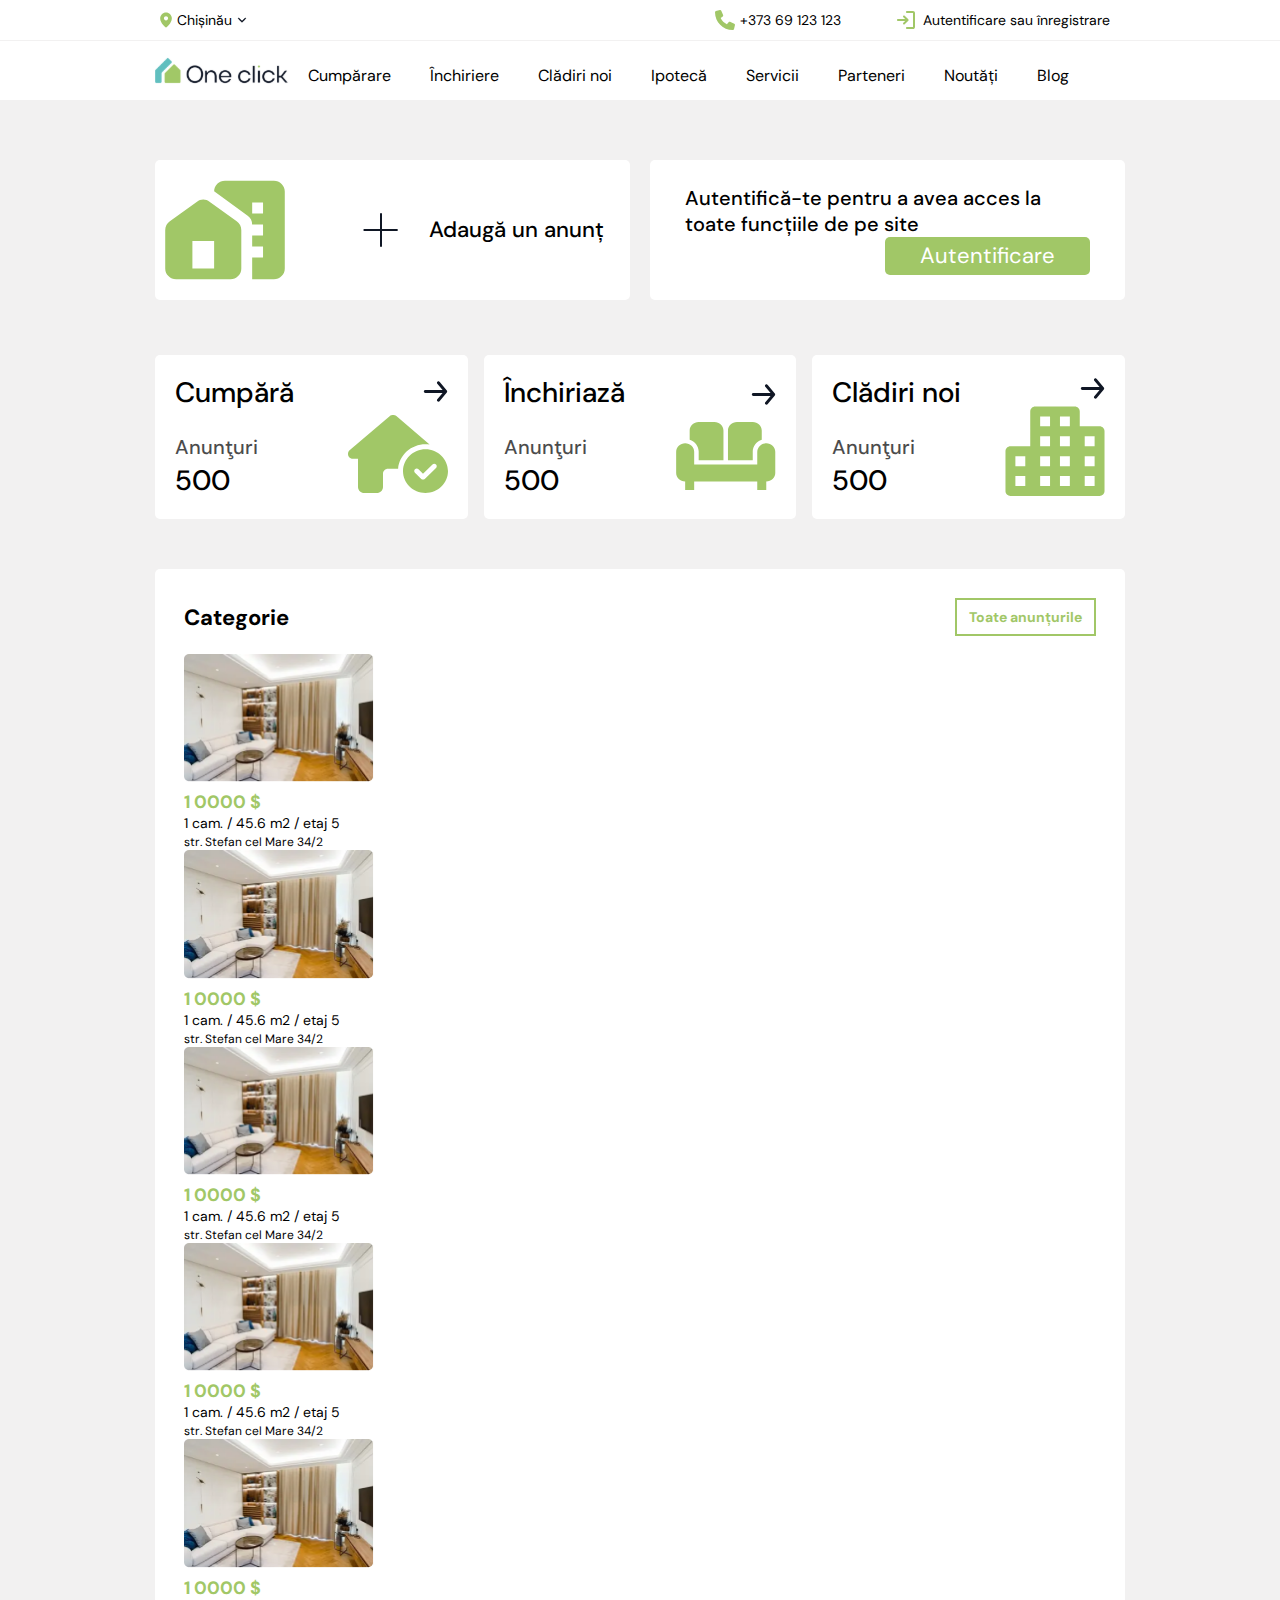
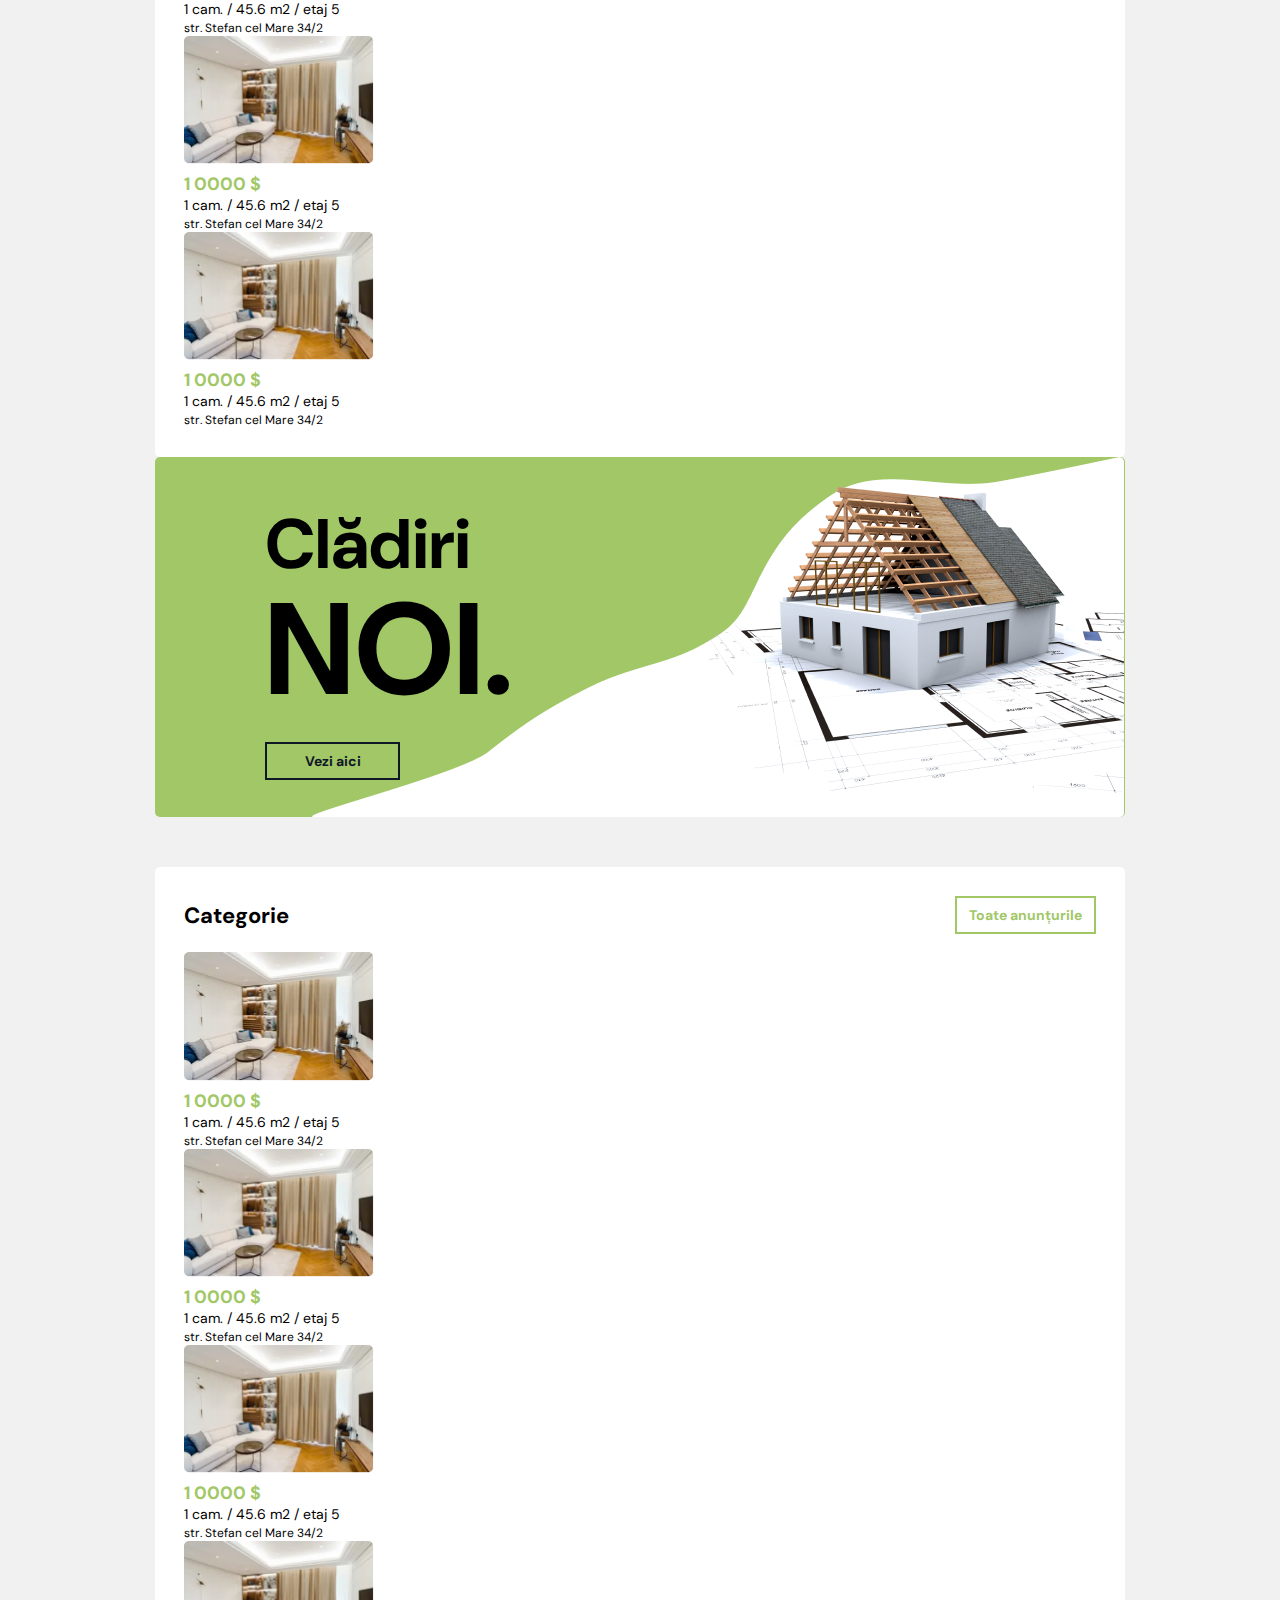
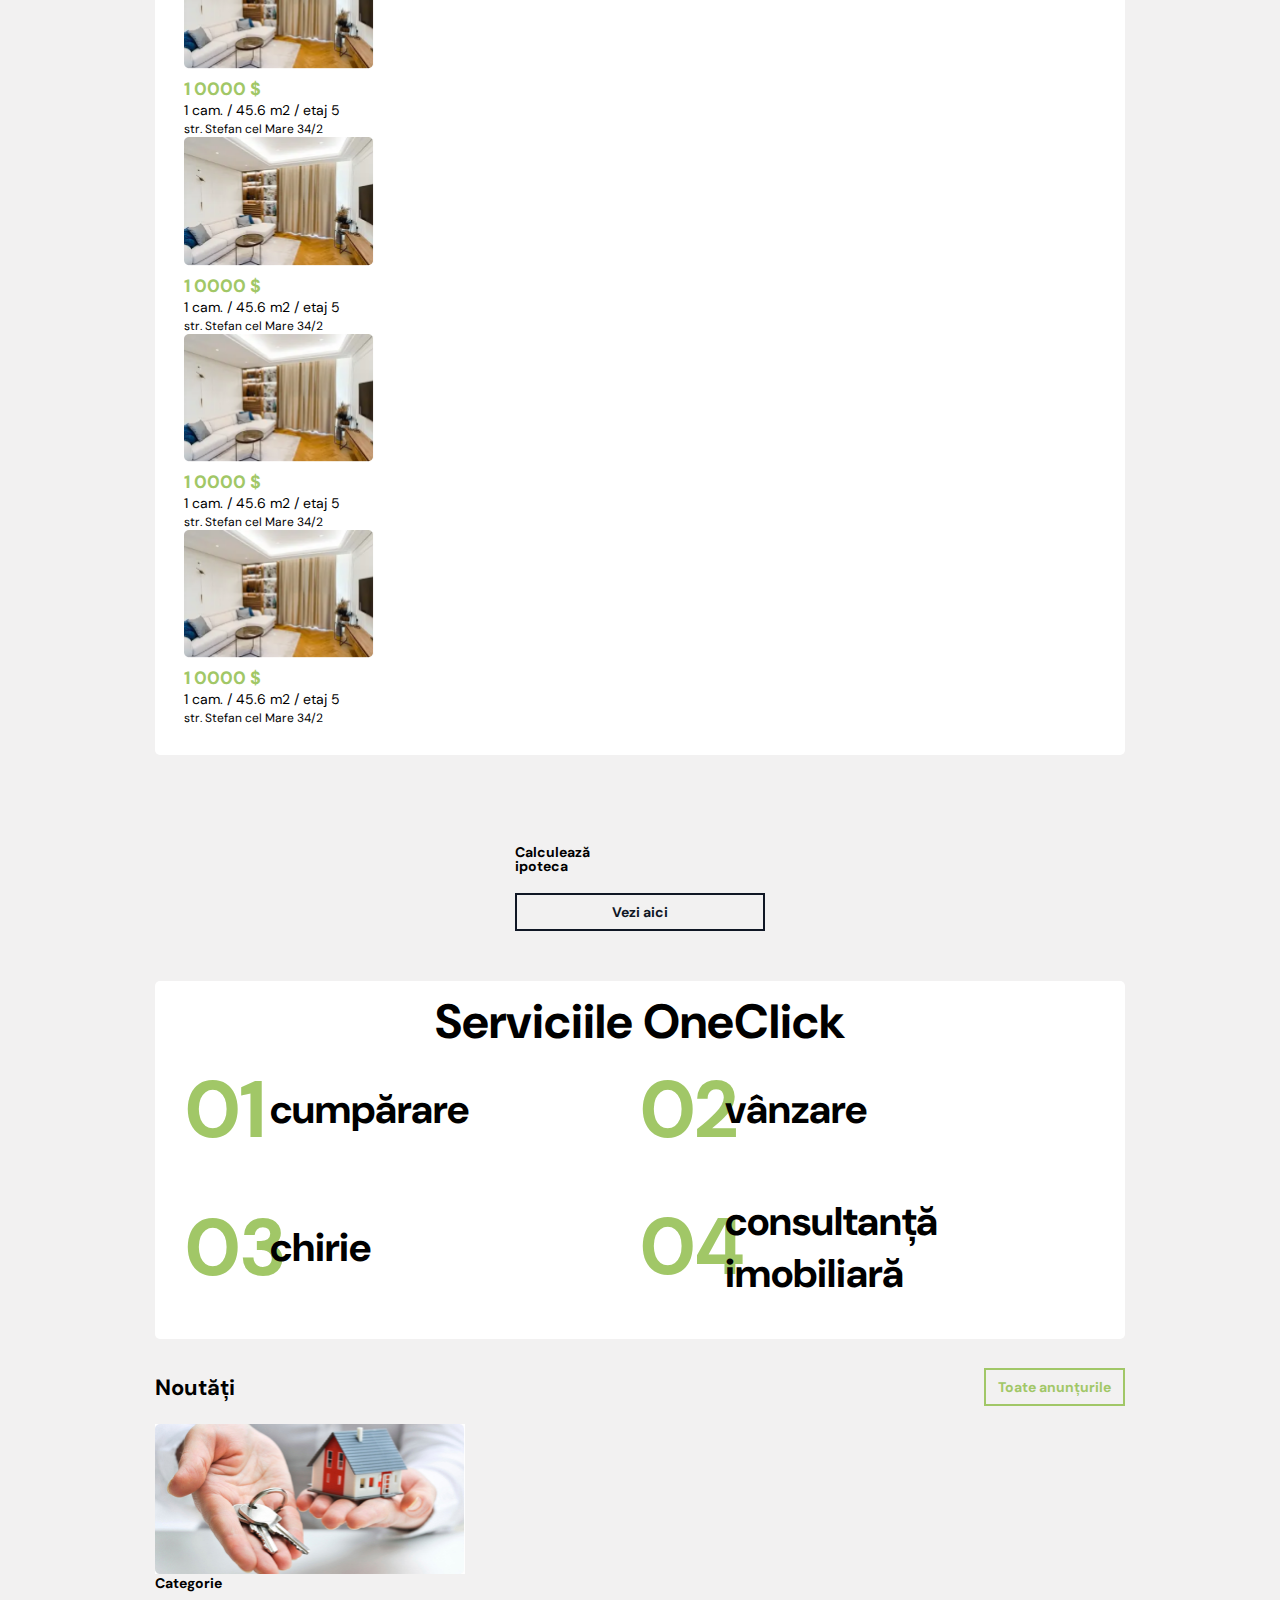
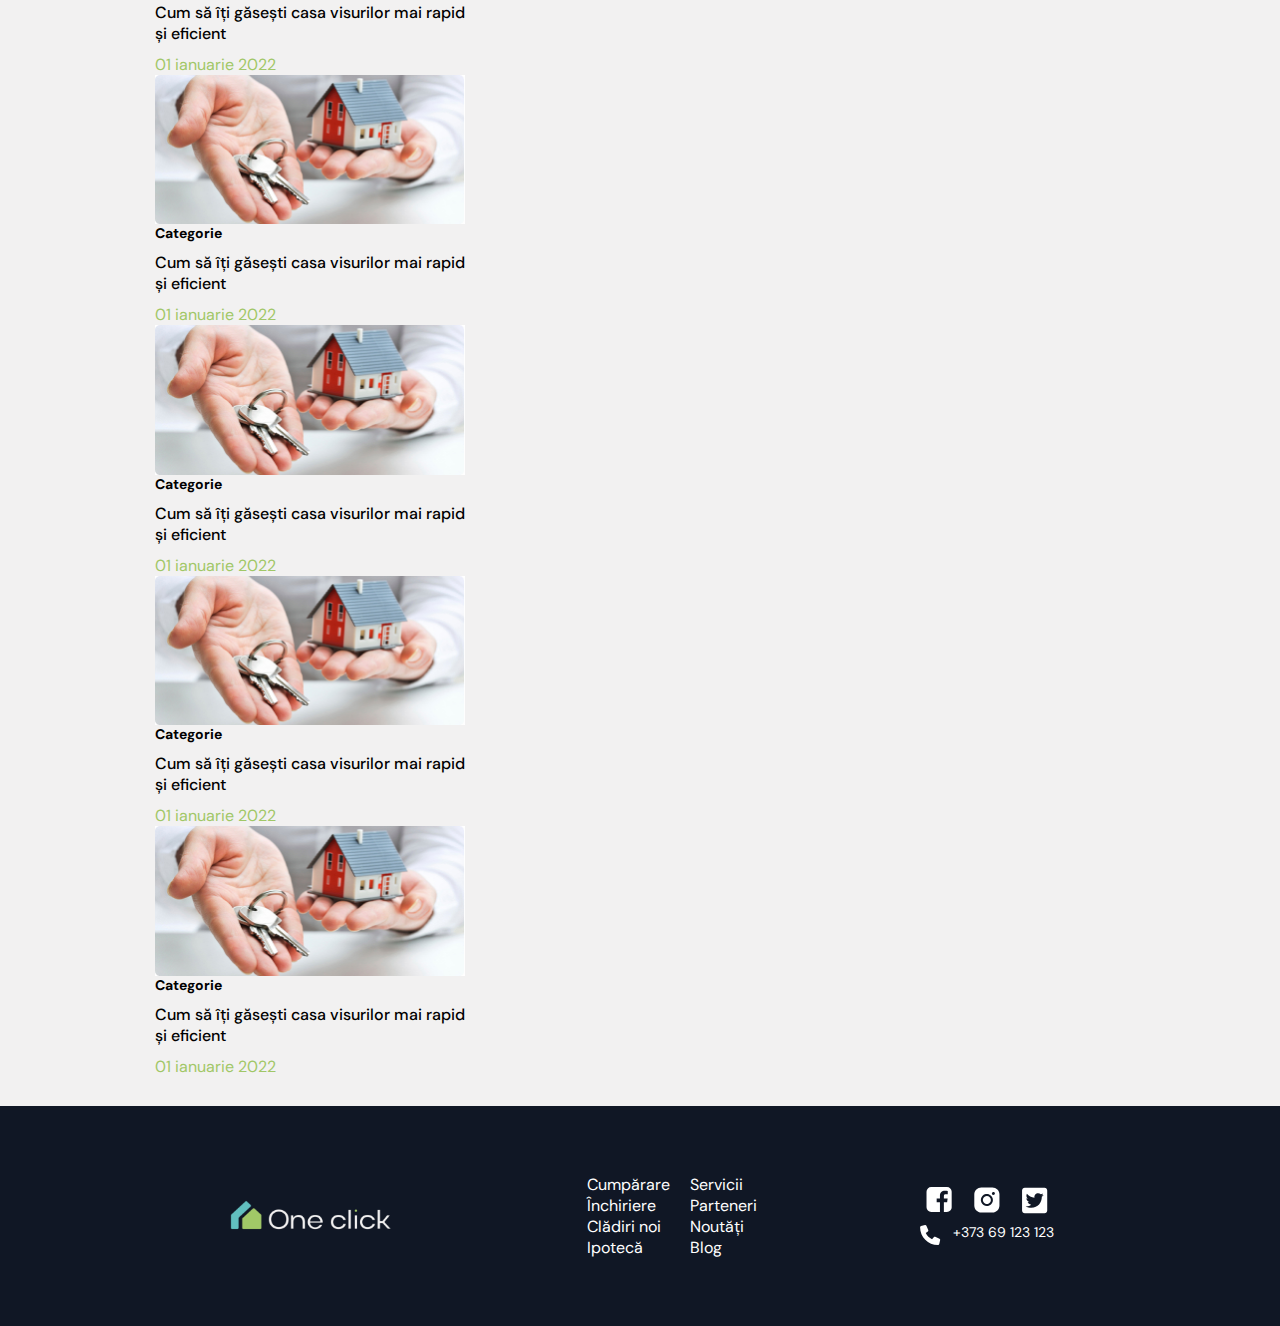
<file: index1.html>
<!DOCTYPE html>
<html lang="en">
  <head>
    <meta charset="UTF-8" />
    <meta
      name="viewport"
      content="width=device-width, user-scalable=no, initial-scale=1.0, maximum-scale=1.0, minimum-scale=1.0"
    />
    <meta http-equiv="X-UA-Compatible" content="ie=edge" />
    <link rel="stylesheet" href="./css/style.css" />
    <title>Home Page</title>
  </head>
  <body>
    <div class="wrapper">
      <header class="header">
        <div class="header__content">
          <div class="header__connection connection _container">
            <div class="connection__city connection-block">
              <img src="./img/header/Subtract.svg" alt="location" />
              <span>Chișinău</span>
              <img src="./img/header/vector_down.svg" alt="vector" />
            </div>
            <div class="connection__auth">
              <div class="connection__phone connection-block">
                <img src="./img/header/phone.svg" alt="phone" /><span
                  >+373 69 123 123</span
                >
              </div>
              <div class="connection__login connection-block">
                <img src="img/header/login.svg" alt="login" />
                <span>Autentificare sau înregistrare</span>
              </div>
            </div>
          </div>

          <div class="header__menu menu _container">
            <div class="menu__logo logo">
              <img src="./img/header/logo_header.svg" alt="logo" />
            </div>
            <nav class="menu__body">
              <ul class="menu__list">
                <li><a href="" class="menu__link">Cumpărare</a></li>
                <li><a href="" class="menu__link">Închiriere</a></li>
                <li><a href="" class="menu__link">Clădiri noi</a></li>
                <li><a href="" class="menu__link">Ipotecă</a></li>
                <li><a href="" class="menu__link">Servicii</a></li>
                <li><a href="" class="menu__link">Parteneri</a></li>
                <li><a href="" class="menu__link">Noutăți</a></li>
                <li><a href="" class="menu__link">Blog</a></li>
              </ul>
            </nav>
            <div class="menu__icon icon-menu">
              <span></span>
              <span></span>
              <span></span>
            </div>
          </div>
        </div>
      </header>

      <main class="main">
        <div class="_container">
          <div class="activeBanner">
            <div class="activeBanner__add">
              <div class="activeBanner__add_img">
                <img src="./img/main/home-work.svg" alt="home-work" />
              </div>

              <div class="activeBanner__text">
                <img src="./img/main/plus.svg" alt="plus" /> Adaugă un anunț
              </div>
            </div>
            <div class="activeBanner__login">
              <p>
                Autentifică-te pentru a avea acces la toate funcțiile de pe site
              </p>
              <button class="activeBanner__login_btn btnRadius">
                Autentificare
              </button>
            </div>
          </div>
        </div>

        <div class="_container">
          <div class="filters">
            <div class="filters__item filters__item1">
              <div class="filters__text">
                <h3 class="filters__title">Cumpără</h3>
                <p>
                  <span>Anunţuri</span> <br />
                  500
                </p>
              </div>
              <div class="filters__img">
                <div class="filters__arrow">
                  <img src="./img/main/arrow.svg" alt="arrow" />
                </div>
                <div class="filters__picture">
                  <img src="img/main/house-circle.svg" alt="house-circle" />
                </div>
              </div>
            </div>
            <div class="filters__item filters__item2">
              <div class="filters__text">
                <h3 class="filters__title">Închiriază</h3>
                <p>
                  <span>Anunţuri</span> <br />
                  500
                </p>
              </div>
              <div class="filters__img">
                <div class="filters__arrow">
                  <img src="./img/main/arrow.svg" alt="arrow" />
                </div>
                <div class="filters__picture">
                  <img src="img/main/sofa.svg" alt="sofa" />
                </div>
              </div>
            </div>
            <div class="filters__item filters__item3">
              <div class="filters__text">
                <h3 class="filters__title">Clădiri noi</h3>
                <p>
                  <span>Anunţuri</span> <br />
                  500
                </p>
              </div>
              <div class="filters__img">
                <div class="filters__arrow">
                  <img src="./img/main/arrow.svg" alt="arrow" />
                </div>
                <div class="filters__picture">
                  <img src="img/main/build.svg" alt="build" />
                </div>
              </div>
            </div>
          </div>
        </div>

        <div class="_container">
          <div class="category">
            <div class="category__header">
              <h3 class="category__title title">Categorie</h3>
              <button class="btn-link btn-primary">Toate anunțurile</button>
            </div>

            <div class="category__list category__slider">
              <div class="category__item">
                <div class="category__img">
                  <a href="index3.html"><img src="./img/main/category.png" alt="category" /></a>
                </div>
                <div class="category__content">
                  <div class="category__price">1 0000 $</div>
                  <div class="category__text">
                    1 cam. / 45.6 m2 / etaj 5 <br />
                    <span>str. Stefan cel Mare 34/2</span>
                  </div>
                </div>
              </div>
              <div class="category__item">
                <div class="category__img">
                  <img src="./img/main/category.png" alt="category" />
                </div>
                <div class="category__content">
                  <div class="category__price">1 0000 $</div>
                  <div class="category__text">
                    1 cam. / 45.6 m2 / etaj 5 <br />
                    <span>str. Stefan cel Mare 34/2</span>
                  </div>
                </div>
              </div>
              <div class="category__item">
                <div class="category__img">
                  <img src="./img/main/category.png" alt="category" />
                </div>
                <div class="category__content">
                  <div class="category__price">1 0000 $</div>
                  <div class="category__text">
                    1 cam. / 45.6 m2 / etaj 5 <br />
                    <span>str. Stefan cel Mare 34/2</span>
                  </div>
                </div>
              </div>
              <div class="category__item">
                <div class="category__img">
                  <img src="./img/main/category.png" alt="category" />
                </div>
                <div class="category__content">
                  <div class="category__price">1 0000 $</div>
                  <div class="category__text">
                    1 cam. / 45.6 m2 / etaj 5 <br />
                    <span>str. Stefan cel Mare 34/2</span>
                  </div>
                </div>
              </div>
              <div class="category__item">
                <div class="category__img">
                  <img src="./img/main/category.png" alt="category" />
                </div>
                <div class="category__content">
                  <div class="category__price">1 0000 $</div>
                  <div class="category__text">
                    1 cam. / 45.6 m2 / etaj 5 <br />
                    <span>str. Stefan cel Mare 34/2</span>
                  </div>
                </div>
              </div>
              <div class="category__item">
                <div class="category__img">
                  <img src="./img/main/category.png" alt="category" />
                </div>
                <div class="category__content">
                  <div class="category__price">1 0000 $</div>
                  <div class="category__text">
                    1 cam. / 45.6 m2 / etaj 5 <br />
                    <span>str. Stefan cel Mare 34/2</span>
                  </div>
                </div>
              </div>
              <div class="category__item">
                <div class="category__img">
                  <img src="./img/main/category.png" alt="category" />
                </div>
                <div class="category__content">
                  <div class="category__price">1 0000 $</div>
                  <div class="category__text">
                    1 cam. / 45.6 m2 / etaj 5 <br />
                    <span>str. Stefan cel Mare 34/2</span>
                  </div>
                </div>
              </div>
            </div>
          </div>
        </div>

        <div class="_container">
          <div class="newBuildBanner">
            <div class="newBuildBanner__content">
              <h1 class="newBuildBanner__title">
                Clădiri <br />
                <span>NOI.</span>
              </h1>
              <button class="newBuildBanner__btn btn-link btn-dark">
                Vezi aici
              </button>
            </div>
          </div>
        </div>

        <div class="_container">
          <div class="category">
            <div class="category__header">
              <h3 class="category__title title">Categorie</h3>
              <button class="btn-link btn-primary">Toate anunțurile</button>
            </div>

            <div class="category__list category__slider">
              <div class="category__item">
                <div class="category__img">
                  <img src="./img/main/category.png" alt="category" />
                </div>
                <div class="category__content">
                  <div class="category__price">1 0000 $</div>
                  <div class="category__text">
                    1 cam. / 45.6 m2 / etaj 5 <br />
                    <span>str. Stefan cel Mare 34/2</span>
                  </div>
                </div>
              </div>
              <div class="category__item">
                <div class="category__img">
                  <img src="./img/main/category.png" alt="category" />
                </div>
                <div class="category__content">
                  <div class="category__price">1 0000 $</div>
                  <div class="category__text">
                    1 cam. / 45.6 m2 / etaj 5 <br />
                    <span>str. Stefan cel Mare 34/2</span>
                  </div>
                </div>
              </div>
              <div class="category__item">
                <div class="category__img">
                  <img src="./img/main/category.png" alt="category" />
                </div>
                <div class="category__content">
                  <div class="category__price">1 0000 $</div>
                  <div class="category__text">
                    1 cam. / 45.6 m2 / etaj 5 <br />
                    <span>str. Stefan cel Mare 34/2</span>
                  </div>
                </div>
              </div>
              <div class="category__item">
                <div class="category__img">
                  <img src="./img/main/category.png" alt="category" />
                </div>
                <div class="category__content">
                  <div class="category__price">1 0000 $</div>
                  <div class="category__text">
                    1 cam. / 45.6 m2 / etaj 5 <br />
                    <span>str. Stefan cel Mare 34/2</span>
                  </div>
                </div>
              </div>
              <div class="category__item">
                <div class="category__img">
                  <img src="./img/main/category.png" alt="category" />
                </div>
                <div class="category__content">
                  <div class="category__price">1 0000 $</div>
                  <div class="category__text">
                    1 cam. / 45.6 m2 / etaj 5 <br />
                    <span>str. Stefan cel Mare 34/2</span>
                  </div>
                </div>
              </div>
              <div class="category__item">
                <div class="category__img">
                  <img src="./img/main/category.png" alt="category" />
                </div>
                <div class="category__content">
                  <div class="category__price">1 0000 $</div>
                  <div class="category__text">
                    1 cam. / 45.6 m2 / etaj 5 <br />
                    <span>str. Stefan cel Mare 34/2</span>
                  </div>
                </div>
              </div>
              <div class="category__item">
                <div class="category__img">
                  <img src="./img/main/category.png" alt="category" />
                </div>
                <div class="category__content">
                  <div class="category__price">1 0000 $</div>
                  <div class="category__text">
                    1 cam. / 45.6 m2 / etaj 5 <br />
                    <span>str. Stefan cel Mare 34/2</span>
                  </div>
                </div>
              </div>
            </div>
          </div>
        </div>

        <div class="_container">
          <div class="blockLinks">
            <div class="blockLinks__calculator calculator">
              <div class="calculator__title">
                Calculează <br />
                ipoteca
              </div>
              <button class="calculator__btn btn-link btn-dark">
                Vezi aici
              </button>
            </div>
            <div class="blockLinks__services services">
              <div class="services__title">Serviciile OneClick</div>
              <ul class="services__list">
                <li>
                  <span>01</span>
                  <p>cumpărare</p>
                </li>
                <li>
                  <span>02</span>
                  <p>vânzare</p>
                </li>
                <li>
                  <span>03</span>
                  <p>chirie</p>
                </li>
                <li>
                  <span class="last04">04</span>
                  <p>
                    consultanță<br />
                    imobiliară
                  </p>
                </li>
              </ul>
            </div>
          </div>
        </div>

        <div class="_container">
          <div class="newProducts">
            <div class="newProducts__header">
              <h3 class="newProducts__title title">Noutăți</h3>
              <button class="btn-link btn-primary">Toate anunțurile</button>
            </div>

            <ul class="newProducts__list newProducts__slider">
              <li class="newProducts__item">
                <div class="newProducts__img">
                  <img src="./img/main/newProduct.jpg" alt="newProduct" />
                </div>
                <div class="newProducts__list_title">Categorie</div>
                <div class="newProducts__text">
                  Cum să îți găsești casa visurilor mai rapid și eficient
                </div>
                <div class="newProducts__date">01 ianuarie 2022</div>
              </li>
              <li class="newProducts__item">
                <div class="newProducts__img">
                  <img src="./img/main/newProduct.jpg" alt="newProduct" />
                </div>
                <div class="newProducts__list_title">Categorie</div>
                <div class="newProducts__text">
                  Cum să îți găsești casa visurilor mai rapid și eficient
                </div>
                <div class="newProducts__date">01 ianuarie 2022</div>
              </li>
              <li class="newProducts__item">
                <div class="newProducts__img">
                  <img src="./img/main/newProduct.jpg" alt="newProduct" />
                </div>
                <div class="newProducts__list_title">Categorie</div>
                <div class="newProducts__text">
                  Cum să îți găsești casa visurilor mai rapid și eficient
                </div>
                <div class="newProducts__date">01 ianuarie 2022</div>
              </li>
              <li class="newProducts__item">
                <div class="newProducts__img">
                  <img src="./img/main/newProduct.jpg" alt="newProduct" />
                </div>
                <div class="newProducts__list_title">Categorie</div>
                <div class="newProducts__text">
                  Cum să îți găsești casa visurilor mai rapid și eficient
                </div>
                <div class="newProducts__date">01 ianuarie 2022</div>
              </li>
              <li class="newProducts__item">
                <div class="newProducts__img">
                  <img src="./img/main/newProduct.jpg" alt="newProduct" />
                </div>
                <div class="newProducts__list_title">Categorie</div>
                <div class="newProducts__text">
                  Cum să îți găsești casa visurilor mai rapid și eficient
                </div>
                <div class="newProducts__date">01 ianuarie 2022</div>
              </li>
            </ul>
          </div>
        </div>
      </main>

      <footer class="footer">
        <div class="footer__content _container">
          <div class="footer__logo logo">
            <img src="./img/footer/logo_footer.svg" alt="logo" />
          </div>
          <div class="footer__nav nav">
            <ul class="nav__list">
              <li><a href="" class="menu__link">Cumpărare</a></li>
              <li><a href="" class="menu__link">Închiriere</a></li>
              <li><a href="" class="menu__link">Clădiri noi</a></li>
              <li><a href="" class="menu__link">Ipotecă</a></li>
            </ul>
            <ul class="nav__list">
              <li><a href="" class="menu__link">Servicii</a></li>
              <li><a href="" class="menu__link">Parteneri</a></li>
              <li><a href="" class="menu__link">Noutăți</a></li>
              <li><a href="" class="menu__link">Blog</a></li>
            </ul>
          </div>
          <div class="footer__social social">
            <div class="social__message">
              <a href="" class="social__item"
                ><img src="./img/footer/facebook.svg" alt="facebook"
              /></a>
              <a href="" class="social__item"
                ><img src="./img/footer/insta.svg" alt="insta"
              /></a>
              <a href="" class="social__item"
                ><img src="./img/footer/twitter.svg" alt="twitter"
              /></a>
            </div>
            <div class="social__phone">
              <img src="./img/footer/phone.svg" alt="phone" /><span
                >+373 69 123 123</span
              >
            </div>
          </div>
        </div>
      </footer>
    </div>

    <script src="https://code.jquery.com/jquery-3.6.1.min.js"></script>
    <script src="./js/slick.min.js"></script>
    <script src="./js/script.js"></script>

  </body>
</html>
</file>
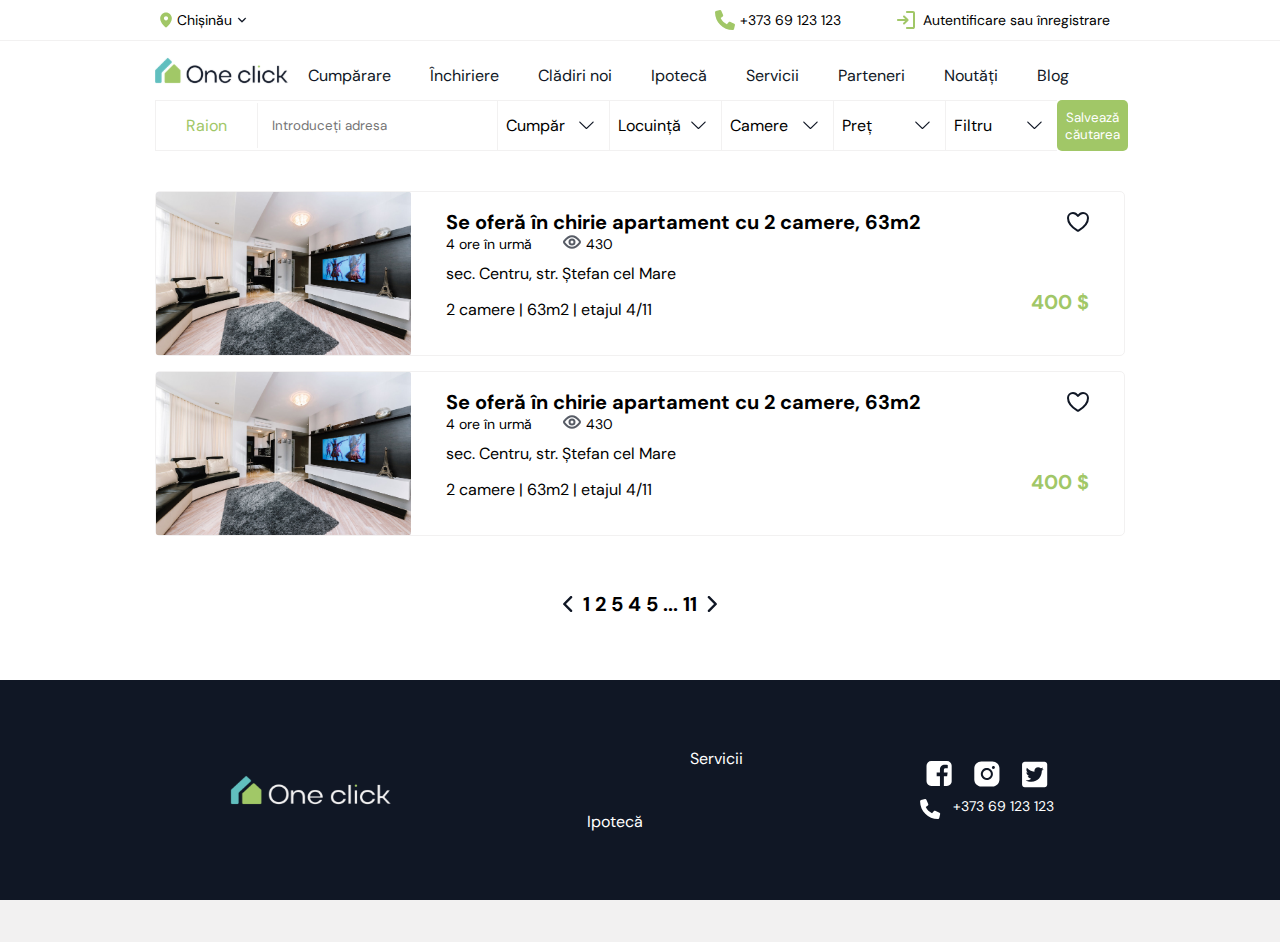
<file: new-build-page.html>
<!DOCTYPE html>
<html lang="en">
  <head>
    <meta charset="UTF-8" />
    <meta
      name="viewport"
      content="width=device-width, user-scalable=no, initial-scale=1.0, maximum-scale=1.0, minimum-scale=1.0"
    />
    <meta http-equiv="X-UA-Compatible" content="ie=edge" />
    <link rel="stylesheet" href="./css/style.css" />
    <title>New Build Page</title>
  </head>
  <body>
    <div class="wrapper buy-page">
      <header class="header">
        <div class="header__content">
          <div class="header__connection connection _container">
            <div class="connection__city">
              <div class="connection-block connection__city-modalShow">
                <img src="./img/header/Subtract.svg" alt="location" />
                <span>Chișinău</span>
                <img src="./img/header/vector_down.svg" alt="vector" />
              </div>
              <div class="connection__city__modal-wrapper"></div>
              <div class="connection__city-bg-modal">
                <div class="connection__city-modal">
                  <div class="connection__city-input">
                    <label for="connection__city-input"> </label>
                    <input
                      id="connection__city-input"
                      type="text"
                      placeholder="Indică orașul"
                    />
                    <img
                      src="./img/main/close.svg"
                      alt="close"
                      class="connection__city-close"
                    />
                  </div>
                  <ul>
                    <li>Chișinău</li>
                    <li>Bălți</li>
                    <li>Cahul</li>
                    <li>Chișinău</li>
                    <li>Bălți</li>
                    <li>Cahul</li>
                    <li>Chișinău</li>
                    <li>Bălți</li>
                    <li>Cahul</li>
                    <li>Chișinău</li>
                    <li>Bălți</li>
                    <li>Cahul</li>
                  </ul>
                </div>
              </div>
            </div>
            <div class="connection__auth">
              <div class="connection__phone connection-block">
                <img src="./img/header/phone.svg" alt="phone" /><span
                  >+373 69 123 123</span
                >
              </div>
              <div
                onclick="showModalLogin()"
                class="connection__login connection-block"
              >
                <img src="img/header/login.svg" alt="login" />
                <span>Autentificare sau înregistrare</span>
              </div>
            </div>
          </div>

          <div class="header__menu menu _container">
            <div class="menu__logo logo">
              <a href="index.html">
                <img src="./img/header/logo_header.svg" alt="logo"
              /></a>
            </div>
            <nav class="menu__body">
              <ul class="menu__list">
                <li>
                  <a href="buy-page.html" class="menu__link">Cumpărare</a>
                </li>
                <li>
                  <a href="rent-page.html" class="menu__link">Închiriere</a>
                </li>
                <li>
                  <a href="new-build-page.html" class="menu__link"
                    >Clădiri noi</a
                  >
                </li>
                <li onclick="showModalIpoteca()" class="menu__link">Ipotecă</li>
                <li class="menu__link" onclick="showModalService()">
                  Servicii
                </li>
                <li>
                  <a href="partner-page.html" class="menu__link">Parteneri</a>
                </li>
                <li><a href="news-page.html" class="menu__link">Noutăți</a></li>
                <li><a href="blog-page.html" class="menu__link">Blog</a></li>
              </ul>
            </nav>
            <div class="menu__icon icon-menu" onclick="showBurgerMenu()">
              <span></span>
              <span></span>
              <span></span>
            </div>
            <div id="modalIpoteca" class="modal__wrapper">
              <div class="modal">
                <div class="justify align-center">
                  <h3 class="modal__title title">Ipotecă</h3>
                  <span onclick="closeModalIpoteca()" class="modal__close"
                    >&times;</span
                  >
                </div>
                <div class="modal__content">
                  <a href="calculator-page.html">
                    <div class="service">
                      <div class="service__img">
                        <img src="./img/main/calc.svg" alt="calc" />
                      </div>
                      <div class="service__title">Calculator ipotecă</div>
                      <div class="service__text">Calculează</div>
                    </div>
                  </a>
                </div>
              </div>
            </div>

            <div id="modalService" class="modal__wrapper">
              <div class="modal">
                <div class="justify align-center">
                  <h3 class="modal__title title">Servicii</h3>
                  <span onclick="closeModalService()" class="modal__close"
                    >&times;</span
                  >
                </div>

                <div class="modal__content">
                  <a href="buy-page.html">
                    <div class="service">
                      <div class="service__img">
                        <img src="./img/main/house-circle.svg" alt="home" />
                      </div>
                      <div class="service__title">Cumpărare și vânzare</div>
                      <div class="service__text">123 557 oferte</div>
                    </div>
                  </a>
                  <a href="rent-page.html">
                    <div class="service">
                      <div class="service__img">
                        <img src="./img/main/sofa.svg" alt="sofa" />
                      </div>
                      <div class="service__title">Chirie</div>
                      <div class="service__text">50 222 oferte</div>
                    </div>
                  </a>
                </div>
              </div>
            </div>
            <nav id="mySidenav" class="menu__body_burger sidenav">
              <span class="closebtn" onclick="closeBurgerMenu()">&times;</span>
              <ul class="menu__list_burger">
                <li>
                  <a href="buy-page.html" class="menu__link">Cumpărare</a>
                </li>
                <li>
                  <a href="rent-page.html" class="menu__link">Închiriere</a>
                </li>
                <li>
                  <a href="new-build-page.html" class="menu__link"
                    >Clădiri noi</a
                  >
                </li>
                <li class="justify" onclick="showBurgerIpoteca()">
                  <a href="#" class="menu__link">Ipotecă</a>
                  <img src="./img/header/arrow-green.svg" alt="arrow-green" />
                </li>
                <li class="justify" onclick="showBurgerService()">
                  <a href="#" class="menu__link">Servicii</a>
                  <img src="./img/header/arrow-green.svg" alt="arrow-green" />
                </li>
                <li>
                  <a href="partner-page.html" class="menu__link">Parteneri</a>
                </li>
                <li><a href="news-page.html" class="menu__link">Noutăți</a></li>
                <li><a href="blog-page.html" class="menu__link">Blog</a></li>
                <div class="connection__login align-center">
                  <img src="img/header/login.svg" alt="login" />
                  <span class="ml-20">Autentificare sau înregistrare</span>
                </div>
              </ul>
            </nav>
            <nav id="mySidenavIpoteca" class="menu__body_burger sidenav">
              <span class="closebtn" onclick="closeBurgerIpoteca()"
                >&times;</span
              >
              <ul class="menu__list_burger">
                <li>
                  <a href="buy-page.html" class="menu__link">Calculator</a>
                </li>
              </ul>
            </nav>
            <nav id="mySidenavService" class="menu__body_burger sidenav">
              <span class="closebtn" onclick="closeBurgerService()"
                >&times;</span
              >
              <ul class="menu__list_burger">
                <li>
                  <a href="buy-page.html" class="menu__link"
                    >Cumpărare şi vânzare</a
                  >
                </li>
                <li>
                  <a href="rent-page.html" class="menu__link">Chirie</a>
                </li>
              </ul>
            </nav>
          </div>
          <div id="auth_login" class="auth__wrapper">
            <div class="auth">
              <div class="auth__close">
                <span onclick="closeModalLogin()">&times;</span>
              </div>
              <div class="auth__content">
                <div class="auth__title">
                  <span>Conectați-vă la</span>
                  <a href="index.html">
                    <img src="./img/header/logo_header.svg" alt="logo"
                  /></a>
                </div>
                <div class="auth__btn bg-green">
                  <img src="./img/auth/google.svg" alt="google" />Conectați-vă
                  prin Google
                </div>
                <div class="auth__btn bg-blue">
                  <img
                    src="./img/auth/facebook.svg"
                    alt="facebook"
                  />Conectați-vă prin Facebook
                </div>
                <hr />
                <div class="auth__input">
                  <label for="auth_login_input">
                    <img src="./img/auth/bx_user.svg" alt="user" />
                  </label>
                  <input
                    placeholder="Nume utilizator sau email"
                    id="auth_login_input"
                    name="auth_login_input"
                    type="text"
                  />
                </div>
                <div class="auth__input">
                  <label for="auth_password">
                    <img src="./img/auth/password.svg" alt="password" />
                  </label>
                  <input
                    placeholder="Parola"
                    id="auth_password"
                    name="auth_password"
                    type="text"
                  />
                </div>
                <div class="auth__text auth__text-active mb-20">
                  Ați uitat parola?
                </div>
                <div class="auth__btn bg-black text-center">Conectați-vă</div>
                <div class="auth__text text-center">
                  Nu aveți un cont?
                  <span
                    onclick="showModalRegistration()"
                    class="auth__text-active"
                  >
                    Înregistrați-vă!</span
                  >
                </div>
              </div>
            </div>
          </div>
          <div id="auth_registration" class="auth__wrapper">
            <div class="auth">
              <div class="auth__close">
                <span onclick="closeModalRegistration()">&times;</span>
              </div>
              <div class="auth__content">
                <div class="auth__title-registration">
                  <a href="index.html">
                    <img src="./img/header/logo_header.svg" alt="logo"
                  /></a>
                </div>
                <div class="auth__title-registration">
                  <span>Înregistrare</span>
                </div>

                <div class="auth__btn bg-green">
                  <img src="./img/auth/google.svg" alt="google" />Conectați-vă
                  prin Google
                </div>
                <div class="auth__btn bg-blue">
                  <img
                    src="./img/auth/facebook.svg"
                    alt="facebook"
                  />Conectați-vă prin Facebook
                </div>
                <hr />
                <div class="auth__input">
                  <label for="auth_registration_email">
                    <img src="./img/auth/email.svg" alt="email" />
                  </label>
                  <input
                    placeholder="Email"
                    id="auth_registration_email"
                    name="auth_registration_email"
                    type="text"
                  />
                </div>
                <div class="auth__input">
                  <label for="auth_registration_login">
                    <img src="./img/auth/bx_user.svg" alt="user" />
                  </label>
                  <input
                    placeholder="Nume utilizator sau email"
                    id="auth_registration_login"
                    name="auth_registration_login"
                    type="text"
                  />
                </div>
                <div class="auth__input">
                  <label for="auth_registration_password">
                    <img src="./img/auth/password.svg" alt="password" />
                  </label>
                  <input
                    placeholder="Parola"
                    id="auth_registration_password"
                    name="auth_registration_password"
                    type="text"
                  />
                </div>
                <div class="auth__text mb-20 check-box pl-20">
                  <input
                    type="checkbox"
                    name="auth_registration_agree"
                    id="auth_registration_agree"
                  />
                  <label for="auth_registration_agree">
                    Sunt de acord cu
                    <span class="border-bottom"
                      >termenii de utilizare și politica de
                      confidențialitate</span
                    >
                  </label>
                </div>
                <div class="auth__btn bg-black text-center">Înregistrare</div>
                <div class="auth__text text-center">
                  Deja aveți un cont?
                  <span onclick="showModalLogin()" class="auth__text-active">
                    Conectați-vă!</span
                  >
                </div>
              </div>
            </div>
          </div>
        </div>
      </header>

      <div class="main">
        <div class="">
          <form class="search _container">
            <div class="search__address">
              <div class="search__address-raion">
                <span
                  onclick="showSearchModal('search-modal__raion','wrapper-modal__raion')"
                  >Raion</span
                >
                <div
                  class="wrapper-modal__raion"
                  onclick="closeSearchModal('search-modal__raion','wrapper-modal__raion')"
                ></div>
                <div class="search-modal search-modal__raion">
                  <div class="search-modal__title">Chișinău</div>
                  <div class="search-modal__content">
                    <div class="check-box search-modal__item">
                      <input
                        type="checkbox"
                        id="raion1"
                        name="raion1"
                        value="Centru"
                      />
                      <label for="raion1">Centru</label>
                    </div>
                    <div class="check-box search-modal__item">
                      <input
                        type="checkbox"
                        id="raion2"
                        name="raion2"
                        value="Buiucani"
                      />
                      <label for="raion2">Buiucani</label>
                    </div>
                    <div class="check-box search-modal__item">
                      <input
                        type="checkbox"
                        id="raion3"
                        name="raion3"
                        value="Botanica"
                      />
                      <label for="raion3">Botanica</label>
                    </div>
                    <div class="check-box search-modal__item">
                      <input
                        type="checkbox"
                        id="raion4"
                        name="raion4"
                        value="Telecentru"
                      />
                      <label for="raion4">Telecentru</label>
                    </div>
                    <div class="check-box search-modal__item">
                      <input
                        type="checkbox"
                        id="raion5"
                        name="raion5"
                        value="Rîșcani"
                      />
                      <label for="raion5">Rîșcani</label>
                    </div>
                    <div class="check-box search-modal__item">
                      <input
                        type="checkbox"
                        id="raion6"
                        name="raion6"
                        value="Rîșcani"
                      />
                      <label for="raion6">Rîșcani</label>
                    </div>
                  </div>
                  <div class="search-modal__btn">
                    <button
                      onclick="closeSearchModal('search-modal__raion','wrapper-modal__raion')"
                      type="button"
                    >
                      Afișează
                    </button>
                  </div>
                </div>
              </div>
              <input
                type="text"
                id="search__address"
                name="search__address"
                placeholder="Introduceți adresa"
              />
            </div>
            <ul class="search__list">
              <li>
                <span
                  onclick="showSearchModal('search-modal__offerType','wrapper-modal__offerType')"
                  >Cumpăr</span
                >
                <div
                  class="wrapper-modal__offerType"
                  onclick="closeSearchModal('search-modal__offerType','wrapper-modal__offerType')"
                ></div>

                <div class="search-modal search-modal__offerType">
                  <div class="search-modal__content">
                    <div class="check-box search-modal__item">
                      <input
                        type="checkbox"
                        id="offerType1"
                        name="offerType1"
                        value="offerType1"
                      />
                      <label for="offerType1">Cumpăr</label>
                    </div>
                    <div class="check-box search-modal__item">
                      <input
                        type="checkbox"
                        id="offerType2"
                        name="offerType2"
                        value="offerType2"
                      />
                      <label for="offerType2">Vând</label>
                    </div>
                    <div class="check-box search-modal__item">
                      <input
                        type="checkbox"
                        id="offerType3"
                        name="offerType3"
                        value="offerType3"
                      />
                      <label for="offerType3">Închiriez</label>
                    </div>
                  </div>
                  <div class="search-modal__btn">
                    <button
                      onclick="closeSearchModal('search-modal__offerType','wrapper-modal__offerType')"
                      type="button"
                    >
                      Afișează
                    </button>
                  </div>
                </div>
              </li>

              <li>
                <span
                  onclick="showSearchModal('search-modal__typeBuild','wrapper-modal__typeBuild')"
                >
                  Locuință
                </span>

                <div
                  class="wrapper-modal__typeBuild"
                  onclick="closeSearchModal('search-modal__typeBuild','wrapper-modal__typeBuild')"
                ></div>

                <div class="search-modal search-modal__typeBuild">
                  <div class="search-modal__content">
                    <div class="check-box search-modal__item">
                      <input
                        type="checkbox"
                        id="typeBuild0"
                        name="typeBuild0"
                        value="typeBuild0"
                      />
                      <label for="typeBuild0">Casă</label>
                    </div>
                    <div class="check-box search-modal__item">
                      <input
                        type="checkbox"
                        id="typeBuild1"
                        name="typeBuild1"
                        value="typeBuild1"
                      />
                      <label for="typeBuild1">Apartament</label>
                    </div>
                    <div class="check-box search-modal__item">
                      <input
                        type="checkbox"
                        id="typeBuild2"
                        name="typeBuild2"
                        value="typeBuild2"
                      />
                      <label for="typeBuild2">Cameră</label>
                    </div>
                    <div class="check-box search-modal__item">
                      <input
                        type="checkbox"
                        id="typeBuild3"
                        name="typeBuild3"
                        value="typeBuild3"
                      />
                      <label for="typeBuild3">Townhouse</label>
                    </div>
                    <div class="check-box search-modal__item">
                      <input
                        type="checkbox"
                        id="typeBuild4"
                        name="typeBuild4"
                        value="typeBuild4"
                      />
                      <label for="typeBuild4">Clădiri noi</label>
                    </div>
                  </div>
                  <div class="search-modal__btn">
                    <button
                      onclick="closeSearchModal('search-modal__typeBuild','wrapper-modal__typeBuild')"
                      type="button"
                    >
                      Afișează
                    </button>
                  </div>
                </div>
              </li>

              <li>
                <span
                  onclick="showSearchModal('search-modal__roomCount','wrapper-modal__roomCount')"
                  >Camere</span
                >

                <div
                  class="wrapper-modal__roomCount"
                  onclick="closeSearchModal('search-modal__roomCount','wrapper-modal__roomCount')"
                ></div>

                <div class="search-modal search-modal__roomCount">
                  <div class="search-modal__content-roomCount">
                    <div
                      class="check-box-custom search-modal__checkbox-roomCount"
                    >
                      <input
                        type="checkbox"
                        id="roomCount1"
                        name="roomCount1"
                        value="roomCount1"
                      />
                      <label for="roomCount1">1</label>
                    </div>
                    <div
                      class="check-box-custom search-modal__checkbox-roomCount"
                    >
                      <input
                        type="checkbox"
                        id="roomCount2"
                        name="roomCount2"
                        value="roomCount2"
                      />
                      <label for="roomCount2">2</label>
                    </div>
                    <div
                      class="check-box-custom search-modal__checkbox-roomCount"
                    >
                      <input
                        type="checkbox"
                        id="roomCount3"
                        name="roomCount3"
                        value="roomCount3"
                      />
                      <label for="roomCount3">3</label>
                    </div>
                    <div
                      class="check-box-custom search-modal__checkbox-roomCount"
                    >
                      <input
                        type="checkbox"
                        id="roomCount4"
                        name="roomCount4"
                        value="roomCount4"
                      />
                      <label for="roomCount4">4</label>
                    </div>
                    <div
                      class="check-box-custom search-modal__checkbox-roomCount"
                    >
                      <input
                        type="checkbox"
                        id="roomCount5+"
                        name="roomCount5+"
                        value="roomCount5+"
                      />
                      <label for="roomCount5+">5+</label>
                    </div>
                    <div
                      class="check-box-custom search-modal__checkbox-roomCount"
                    >
                      <input
                        type="checkbox"
                        id="roomCount6"
                        name="roomCount6"
                        value="roomCount6"
                      />
                      <label for="roomCount6">studio</label>
                    </div>
                  </div>
                  <div class="search-modal__btn">
                    <button
                      onclick="closeSearchModal('search-modal__roomCount','wrapper-modal__roomCount')"
                      type="button"
                    >
                      Afișează
                    </button>
                  </div>
                </div>
              </li>

              <li>
                <span
                  onclick="showSearchModal('search-modal__price','wrapper-modal__price')"
                  >Preț</span
                >

                <div
                  class="wrapper-modal__price"
                  onclick="closeSearchModal('search-modal__price','wrapper-modal__price')"
                ></div>

                <div class="search-modal search-modal__price">
                  <div class="search-modal__content">
                    <div class="search-modal__content-price">
                      <div class="search-modal__input-price">
                        <input
                          type="text"
                          name="priceFrom"
                          placeholder="de la"
                        />
                      </div>
                      <div class="search-modal__input-price">
                        <input
                          type="text"
                          name="priceBefore"
                          placeholder="până la"
                        />
                      </div>
                    </div>
                    <div class="search-modal__content-price">
                      <div class="radio-custom search-modal__radio-price">
                        <input
                          type="radio"
                          id="price1"
                          name="price"
                          value="price1"
                        />
                        <label for="price1">mdl</label>
                      </div>
                      <div class="radio-custom search-modal__radio-price">
                        <input
                          type="radio"
                          id="price2"
                          name="price"
                          value="price2"
                        />
                        <label for="price2">eur</label>
                      </div>
                      <div class="radio-custom search-modal__radio-price">
                        <input
                          type="radio"
                          id="price3"
                          name="price"
                          value="price3"
                        />
                        <label for="price3">usd</label>
                      </div>
                    </div>
                  </div>
                  <div class="search-modal__btn">
                    <button
                      onclick="closeSearchModal('search-modal__price','wrapper-modal__price')"
                      type="button"
                    >
                      Afișează
                    </button>
                  </div>
                </div>
              </li>

              <li>
                <span
                  onclick="showSearchModal('search-modal__filter','wrapper-modal__filter')"
                >
                  Filtru</span
                >

                <div
                  class="wrapper-modal__filter"
                  onclick="closeSearchModal('search-modal__filter','wrapper-modal__filter')"
                ></div>

                <div class="search-modal search-modal__filter">
                  <div class="search-modal__content">
                    <div class="search-modal__title">Suprafață totală</div>
                    <div class="search-modal__content-filter">
                      <div class="search-modal__input-filter">
                        <input
                          type="text"
                          name="filterTotalAriaFrom"
                          placeholder="de la"
                        />
                      </div>
                      <div class="search-modal__input-filter">
                        <input
                          type="text"
                          name="filterTotalAriaBefore"
                          placeholder="până la"
                        />
                      </div>
                    </div>
                    <div class="search-modal__title">Suprafață bucătarie</div>
                    <div class="search-modal__content-filter">
                      <div class="search-modal__input-filter">
                        <input
                          type="text"
                          name="filterKitchenAriaFrom"
                          placeholder="de la"
                        />
                      </div>
                      <div class="search-modal__input-filter">
                        <input
                          type="text"
                          name="filterKitchenAriaBefore"
                          placeholder="până la"
                        />
                      </div>
                    </div>

                    <div class="search-modal__content-filter">
                      <div class="radio-custom search-modal__select-filter">
                        <div class="form-select">
                          <label for="select-filter" class="search-modal__title"
                            >Lorem ipsum</label
                          ><br />
                          <select name="select-filter" id="select-filter">
                            <option value="1">1</option>
                            <option value="2">2</option>
                            <option value="3">3</option>
                          </select>
                        </div>
                      </div>
                    </div>

                    <div class="search-modal__title">Lorem ipsum</div>
                    <div class="search-modal__content-filter">
                      <div class="radio-custom search-modal__radio-filter">
                        <input
                          type="radio"
                          id="filterLorem1"
                          name="filterLorem"
                          value="filterLorem1"
                        />
                        <label for="filterLorem1">1</label>
                      </div>
                      <div class="radio-custom search-modal__radio-filter">
                        <input
                          type="radio"
                          id="filterLorem2"
                          name="filterLorem"
                          value="filterLorem2"
                        />
                        <label for="filterLorem2">2</label>
                      </div>
                      <div class="radio-custom search-modal__radio-filter">
                        <input
                          type="radio"
                          id="filterLorem3"
                          name="filterLorem"
                          value="filterLorem3"
                        />
                        <label for="filterLorem3">3</label>
                      </div>
                    </div>
                  </div>
                  <div class="search-modal__btn">
                    <button
                      onclick="closeSearchModal('search-modal__filter','wrapper-modal__filter')"
                      type="button"
                    >
                      Afișează
                    </button>
                  </div>
                </div>
              </li>
            </ul>
            <button class="search__btn btnRadius">Salvează căutarea</button>

            <div
              class="search__filter c-pointer"
              onclick="showFilterBurger('search__burger-nav')"
            >
              <img src="./img/buy-page/filter.svg" alt="filter" />
            </div>

            <!--      Filter bugger      -->
            <div id="searchNavBurger" class="search__burger-nav sidenav">
              <div class="search__burger-title">
                Filtre
                <button
                  type="submit"
                  class="color-green c-pointer fs-16 fw-700"
                  onclick="closeFilterBurger('search__burger-nav')"
                >
                  Aplica
                </button>
              </div>

              <ul class="search__burger-list">
                <li
                  class="search__burger-item"
                  onclick="showFilterBurger('search__burger-offerType')"
                >
                  Tip ofertă
                </li>
                <li
                  class="search__burger-item"
                  onclick="showFilterBurger('search__burger-typeBuild')"
                >
                  Tip locuință
                </li>
                <li
                  class="search__burger-item"
                  onclick="showFilterBurger('search__burger-roomCount')"
                >
                  Numărul de camere
                </li>
                <li
                  class="search__burger-item"
                  onclick="showFilterBurger('search__burger-price')"
                >
                  Preț
                </li>
                <li
                  class="search__burger-item"
                  onclick="showFilterBurger('search__burger-filter')"
                >
                  Filtru
                </li>
              </ul>

              <div class="search__burger-offerType sidenav">
                <div class="search__burger-title">
                  Tip ofertă
                  <span
                    class="color-green c-pointer"
                    onclick="closeFilterBurger('search__burger-offerType')"
                    >Aplica</span
                  >
                </div>
                <div class="search-modal__content">
                  <div class="check-box search-modal__item">
                    <input
                      type="checkbox"
                      id="offerTypeMobile1"
                      name="offerType1"
                      value="offerType1"
                    />
                    <label for="offerTypeMobile1">Cumpăr</label>
                  </div>
                  <div class="check-box search-modal__item">
                    <input
                      type="checkbox"
                      id="offerTypeMobile2"
                      name="offerType2"
                      value="offerType2"
                    />
                    <label for="offerTypeMobile2">Vând</label>
                  </div>
                  <div class="check-box search-modal__item">
                    <input
                      type="checkbox"
                      id="offerTypeMobile3"
                      name="offerType3"
                      value="offerType3"
                    />
                    <label for="offerTypeMobile3">Închiriez</label>
                  </div>
                </div>
              </div>

              <div class="search__burger-typeBuild sidenav">
                <div class="search__burger-title">
                  Tip locuință
                  <span
                    class="color-green c-pointer"
                    onclick="closeFilterBurger('search__burger-typeBuild')"
                    >Aplica</span
                  >
                </div>
                <div class="search-modal__content">
                  <div class="check-box search-modal__item">
                    <input
                      type="checkbox"
                      id="typeBuildMobile1"
                      name="typeBuild1"
                      value="typeBuild1"
                    />
                    <label for="typeBuildMobile1">Casă</label>
                  </div>

                  <div class="check-box search-modal__item">
                    <input
                      type="checkbox"
                      id="typeBuildMobile2"
                      name="typeBuild2"
                      value="typeBuild2"
                    />
                    <label for="typeBuildMobile2">Apartament</label>
                  </div>
                  <div class="check-box search-modal__item">
                    <input
                      type="checkbox"
                      id="typeBuildMobile3"
                      name="typeBuild3"
                      value="typeBuild3"
                    />
                    <label for="typeBuildMobile3">Cameră</label>
                  </div>
                  <div class="check-box search-modal__item">
                    <input
                      type="checkbox"
                      id="typeBuildMobile4"
                      name="typeBuild4"
                      value="typeBuild4"
                    />
                    <label for="typeBuildMobile4">Townhouse</label>
                  </div>
                  <div class="check-box search-modal__item">
                    <input
                      type="checkbox"
                      id="typeBuildMobile5"
                      name="typeBuild5"
                      value="typeBuild5"
                    />
                    <label for="typeBuildMobile5">Clădiri noi</label>
                  </div>
                  <div class="check-box search-modal__item">
                    <input
                      type="checkbox"
                      id="typeBuildMobile6"
                      name="typeBuild6"
                      value="typeBuild6"
                    />
                    <label for="typeBuildMobile6">Lorem</label>
                  </div>
                  <div class="check-box search-modal__item">
                    <input
                      type="checkbox"
                      id="typeBuildMobile7"
                      name="typeBuild7"
                      value="typeBuild7"
                    />
                    <label for="typeBuildMobile7">Lorem</label>
                  </div>
                </div>
              </div>

              <div class="search__burger-roomCount sidenav">
                <div class="search__burger-title">
                  Numărul de camere
                  <span
                    class="color-green c-pointer"
                    onclick="closeFilterBurger('search__burger-roomCount')"
                    >Aplica</span
                  >
                </div>
                <div class="search-modal__content-roomCount">
                  <div
                    class="check-box-custom search-modal__checkbox-roomCount"
                  >
                    <input
                      type="checkbox"
                      id="roomCountMobile1"
                      name="roomCount1"
                      value="roomCount1"
                    />
                    <label for="roomCountMobile1">1</label>
                  </div>
                  <div
                    class="check-box-custom search-modal__checkbox-roomCount"
                  >
                    <input
                      type="checkbox"
                      id="roomCountMobile2"
                      name="roomCount2"
                      value="roomCount2"
                    />
                    <label for="roomCountMobile2">2</label>
                  </div>
                  <div
                    class="check-box-custom search-modal__checkbox-roomCount"
                  >
                    <input
                      type="checkbox"
                      id="roomCountMobile3"
                      name="roomCount3"
                      value="roomCount3"
                    />
                    <label for="roomCountMobile3">3</label>
                  </div>
                  <div
                    class="check-box-custom search-modal__checkbox-roomCount"
                  >
                    <input
                      type="checkbox"
                      id="roomCountMobile4"
                      name="roomCount4"
                      value="roomCount4"
                    />
                    <label for="roomCount4">4</label>
                  </div>
                  <div
                    class="check-box-custom search-modal__checkbox-roomCount"
                  >
                    <input
                      type="checkbox"
                      id="roomCountMobile5+"
                      name="roomCount5+"
                      value="roomCount5+"
                    />
                    <label for="roomCountMobile5+">5+</label>
                  </div>
                  <div
                    class="check-box-custom search-modal__checkbox-roomCount"
                  >
                    <input
                      type="checkbox"
                      id="roomCountMobile6"
                      name="roomCount6"
                      value="roomCount6"
                    />
                    <label for="roomCountMobile6">studio</label>
                  </div>
                </div>
              </div>

              <div class="search__burger-price sidenav">
                <div class="search__burger-title">
                  Preț
                  <span
                    class="color-green c-pointer"
                    onclick="closeFilterBurger('search__burger-price')"
                    >Aplica</span
                  >
                </div>
                <div class="search-modal__content-price">
                  <div class="search-modal__input-price">
                    <input type="text" name="priceFrom" placeholder="de la" />
                  </div>
                  <div class="search-modal__input-price">
                    <input
                      type="text"
                      name="priceBefore"
                      placeholder="până la"
                    />
                  </div>
                </div>
                <div class="search-modal__content-price">
                  <div class="radio-custom search-modal__radio-price">
                    <input
                      type="radio"
                      id="priceMobile1"
                      name="price"
                      value="price1"
                    />
                    <label for="priceMobile1">mdl</label>
                  </div>
                  <div class="radio-custom search-modal__radio-price">
                    <input
                      type="radio"
                      id="priceMobile2"
                      name="price"
                      value="price2"
                    />
                    <label for="priceMobile2">eur</label>
                  </div>
                  <div class="radio-custom search-modal__radio-price">
                    <input
                      type="radio"
                      id="priceMobile3"
                      name="price"
                      value="price3"
                    />
                    <label for="priceMobile3">usd</label>
                  </div>
                </div>
              </div>

              <div class="search__burger-filter sidenav">
                <div class="search__burger-title">
                  Filtru
                  <span
                    class="color-green c-pointer"
                    onclick="closeFilterBurger('search__burger-filter')"
                    >Aplica</span
                  >
                </div>
                <div class="search-modal__title">Suprafață totală</div>
                <div class="search-modal__content-filter">
                  <div class="search-modal__input-filter">
                    <input
                      type="text"
                      name="filterTotalAriaFrom"
                      placeholder="de la"
                    />
                  </div>
                  <div class="search-modal__input-filter">
                    <input
                      type="text"
                      name="filterTotalAriaBefore"
                      placeholder="până la"
                    />
                  </div>
                </div>
                <div class="search-modal__title">Suprafață bucătarie</div>
                <div class="search-modal__content-filter">
                  <div class="search-modal__input-filter">
                    <input
                      type="text"
                      name="filterKitchenAriaFrom"
                      placeholder="de la"
                    />
                  </div>
                  <div class="search-modal__input-filter">
                    <input
                      type="text"
                      name="filterKitchenAriaBefore"
                      placeholder="până la"
                    />
                  </div>
                </div>

                <div class="search-modal__content-filter">
                  <div class="radio-custom search-modal__select-filter">
                    <div class="form-select">
                      <label for="select-filter" class="search-modal__title"
                        >Lorem ipsum</label
                      ><br />
                      <select name="select-filter" id="select-filterMobile">
                        <option value="1">1</option>
                        <option value="2">2</option>
                        <option value="3">3</option>
                      </select>
                    </div>
                  </div>
                </div>

                <div class="search-modal__title">Lorem ipsum</div>
                <div class="search-modal__content-filter">
                  <div class="radio-custom search-modal__radio-filter">
                    <input
                      type="radio"
                      id="filterLoremMobile1"
                      name="filterLorem"
                      value="filterLorem1"
                    />
                    <label for="filterLoremMobile1">1</label>
                  </div>
                  <div class="radio-custom search-modal__radio-filter">
                    <input
                      type="radio"
                      id="filterLoremMobile2"
                      name="filterLorem"
                      value="filterLorem2"
                    />
                    <label for="filterLoremMobile2">2</label>
                  </div>
                  <div class="radio-custom search-modal__radio-filter">
                    <input
                      type="radio"
                      id="filterLoremMobile3"
                      name="filterLorem"
                      value="filterLorem3"
                    />
                    <label for="filterLoremMobile3">3</label>
                  </div>
                </div>
              </div>
            </div>
          </form>

          <div class="buy-page__content buy-page__container">
            <ul class="buy-page__list">
              <li>
                <a href="product-page.html" class="buy-page__item">
                  <div class="buy-page__img">
                    <img src="./img/product-page/room.jpg" alt="" />
                  </div>
                  <div class="card">
                    <div class="card__header">
                      <h2 class="card__title">
                        Se oferă în chirie apartament cu 2 camere, 63m2
                      </h2>
                      <div class="card__favorite card__desktop">
                        <img src="./img/buy-page/favorite.svg" alt="favorite" />
                      </div>
                      <div class="card__price card__price_mobile">400 $</div>
                    </div>

                    <div class="card__views">
                      <div class="card__views_text card__desktop">
                        <div class="card__views_time">4 ore în urmă</div>
                        <div class="card__views_count">
                          <img src="./img/product-page/eye.svg" alt="eye" /> 430
                        </div>
                      </div>
                    </div>

                    <div class="card__address">
                      sec. Centru, str. Ștefan cel Mare
                    </div>
                    <div class="card__features_wrapper">
                      <div class="card__features">
                        2 camere | 63m2 | etajul 4/11
                      </div>
                      <div class="card__price card__desktop">400 $</div>
                    </div>
                  </div>
                </a>
              </li>
              <li>
                <a href="product-page.html" class="buy-page__item">
                  <div class="buy-page__img">
                    <img src="./img/product-page/room.jpg" alt="" />
                  </div>
                  <div class="card">
                    <div class="card__header">
                      <h2 class="card__title">
                        Se oferă în chirie apartament cu 2 camere, 63m2
                      </h2>
                      <div class="card__favorite card__desktop">
                        <img src="./img/buy-page/favorite.svg" alt="favorite" />
                      </div>
                      <div class="card__price card__price_mobile">400 $</div>
                    </div>

                    <div class="card__views">
                      <div class="card__views_text card__desktop">
                        <div class="card__views_time">4 ore în urmă</div>
                        <div class="card__views_count">
                          <img src="./img/product-page/eye.svg" alt="eye" /> 430
                        </div>
                      </div>
                    </div>

                    <div class="card__address">
                      sec. Centru, str. Ștefan cel Mare
                    </div>
                    <div class="card__features_wrapper">
                      <div class="card__features">
                        2 camere | 63m2 | etajul 4/11
                      </div>
                      <div class="card__price card__desktop">400 $</div>
                    </div>
                  </div>
                </a>
              </li>
            </ul>

            <div class="buy-page__pagination">
              <img src="./img/slider/arrow-prev.svg" alt="arrow-prev" />
              <div>1 2 5 4 5 ... 11</div>
              <img src="./img/slider/arrow-next.svg" alt="arrow-next" />
            </div>
          </div>
        </div>
      </div>

      <footer class="footer">
        <div class="footer__content _container">
          <div class="footer__logo logo">
            <img src="./img/footer/logo_footer.svg" alt="logo" />
          </div>
          <div class="footer__nav nav">
            <ul class="nav__list">
              <li><a href="buy-page.html" class="menu__link">Cumpărare</a></li>
              <li>
                <a href="rent-page.html" class="menu__link">Închiriere</a>
              </li>
              <li>
                <a href="new-build-page.html" class="menu__link">Clădiri noi</a>
              </li>
              <li><a href="" class="menu__link">Ipotecă</a></li>
            </ul>
            <ul class="nav__list">
              <li><a href="" class="menu__link">Servicii</a></li>
              <li>
                <a href="partner-page.html" class="menu__link">Parteneri</a>
              </li>
              <li><a href="news-page.html" class="menu__link">Noutăți</a></li>
              <li><a href="blog-page.html" class="menu__link">Blog</a></li>
            </ul>
          </div>
          <div class="footer__social social">
            <div class="social__message">
              <a href="" class="social__item"
                ><img src="./img/footer/facebook.svg" alt="facebook"
              /></a>
              <a href="" class="social__item"
                ><img src="./img/footer/insta.svg" alt="insta"
              /></a>
              <a href="" class="social__item"
                ><img src="./img/footer/twitter.svg" alt="twitter"
              /></a>
            </div>
            <div class="social__phone">
              <img src="./img/footer/phone.svg" alt="phone" /><span
                >+373 69 123 123</span
              >
            </div>
          </div>
        </div>
      </footer>
    </div>

    <script src="https://code.jquery.com/jquery-3.6.1.min.js"></script>
    <script src="./js/slick.min.js"></script>
    <script src="js/sliders.js"></script>
    <script src="js/script.js"></script>
  </body>
</html>
</file>
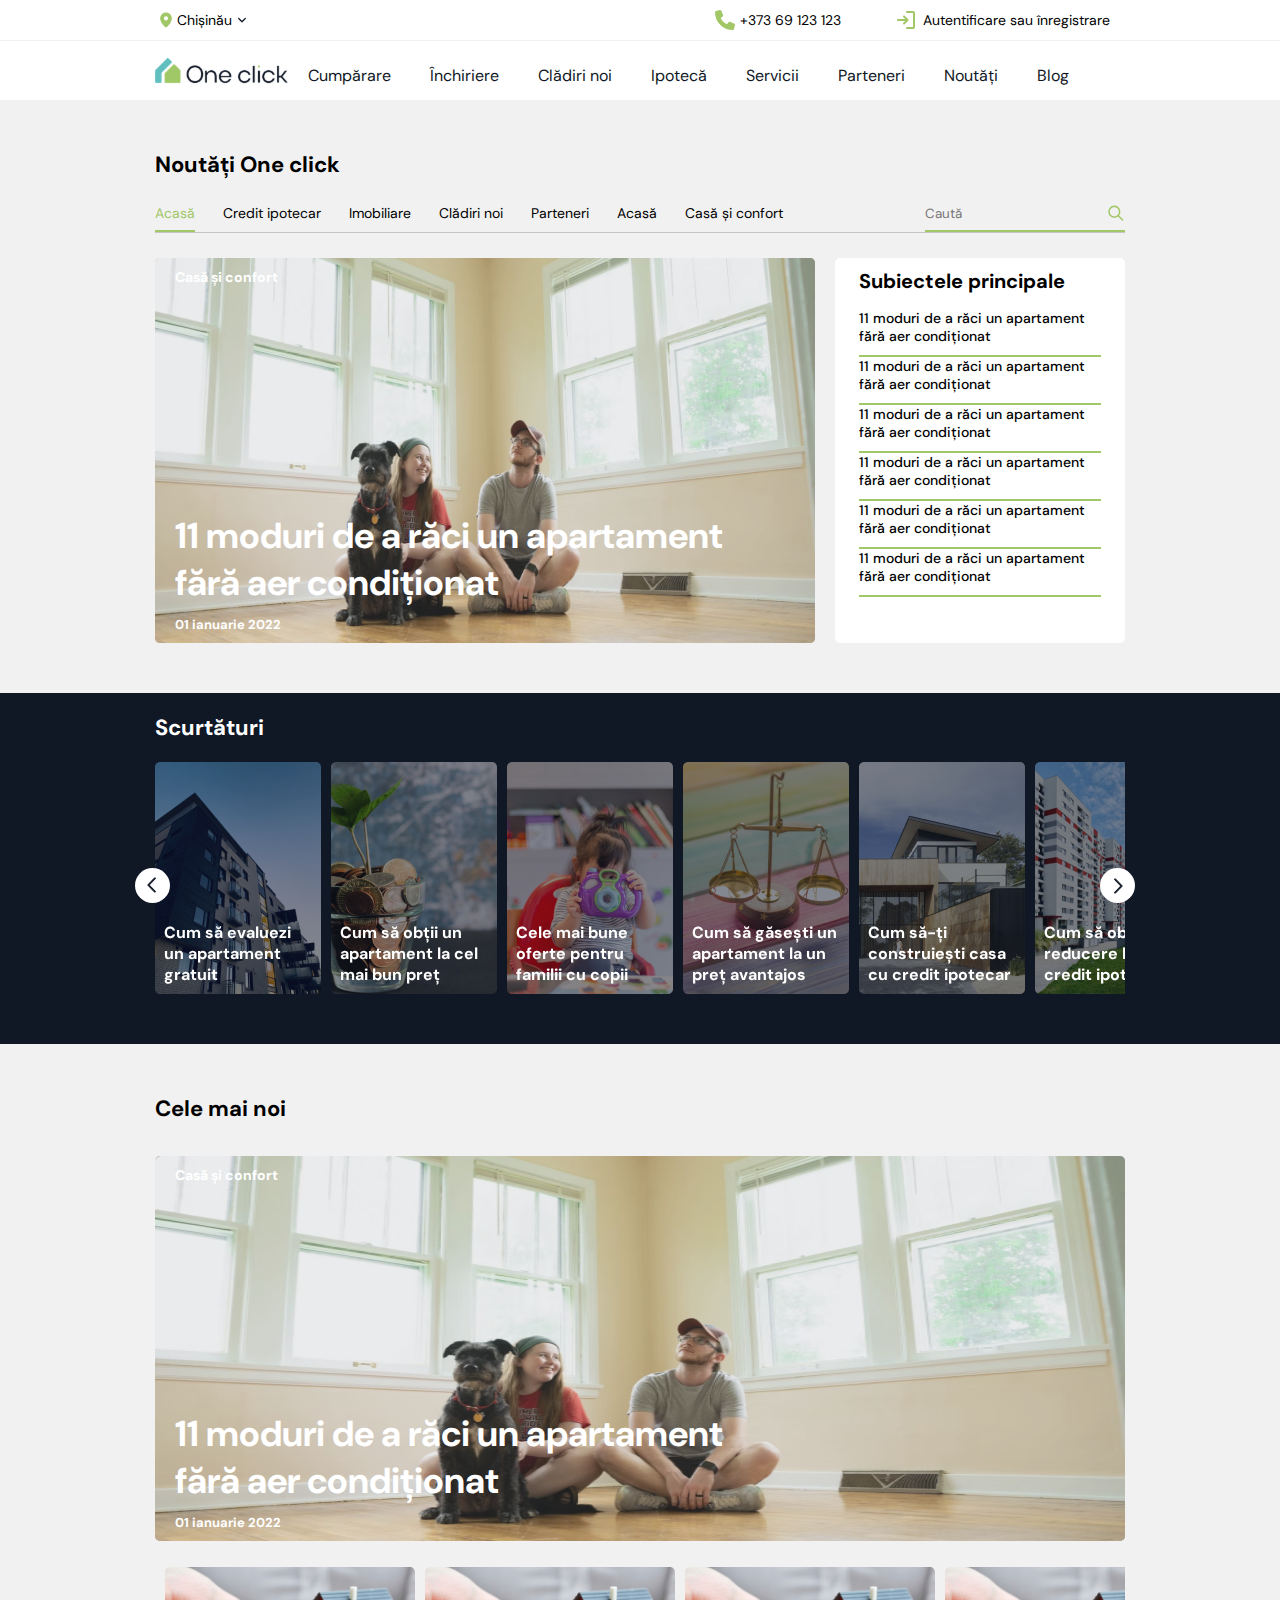
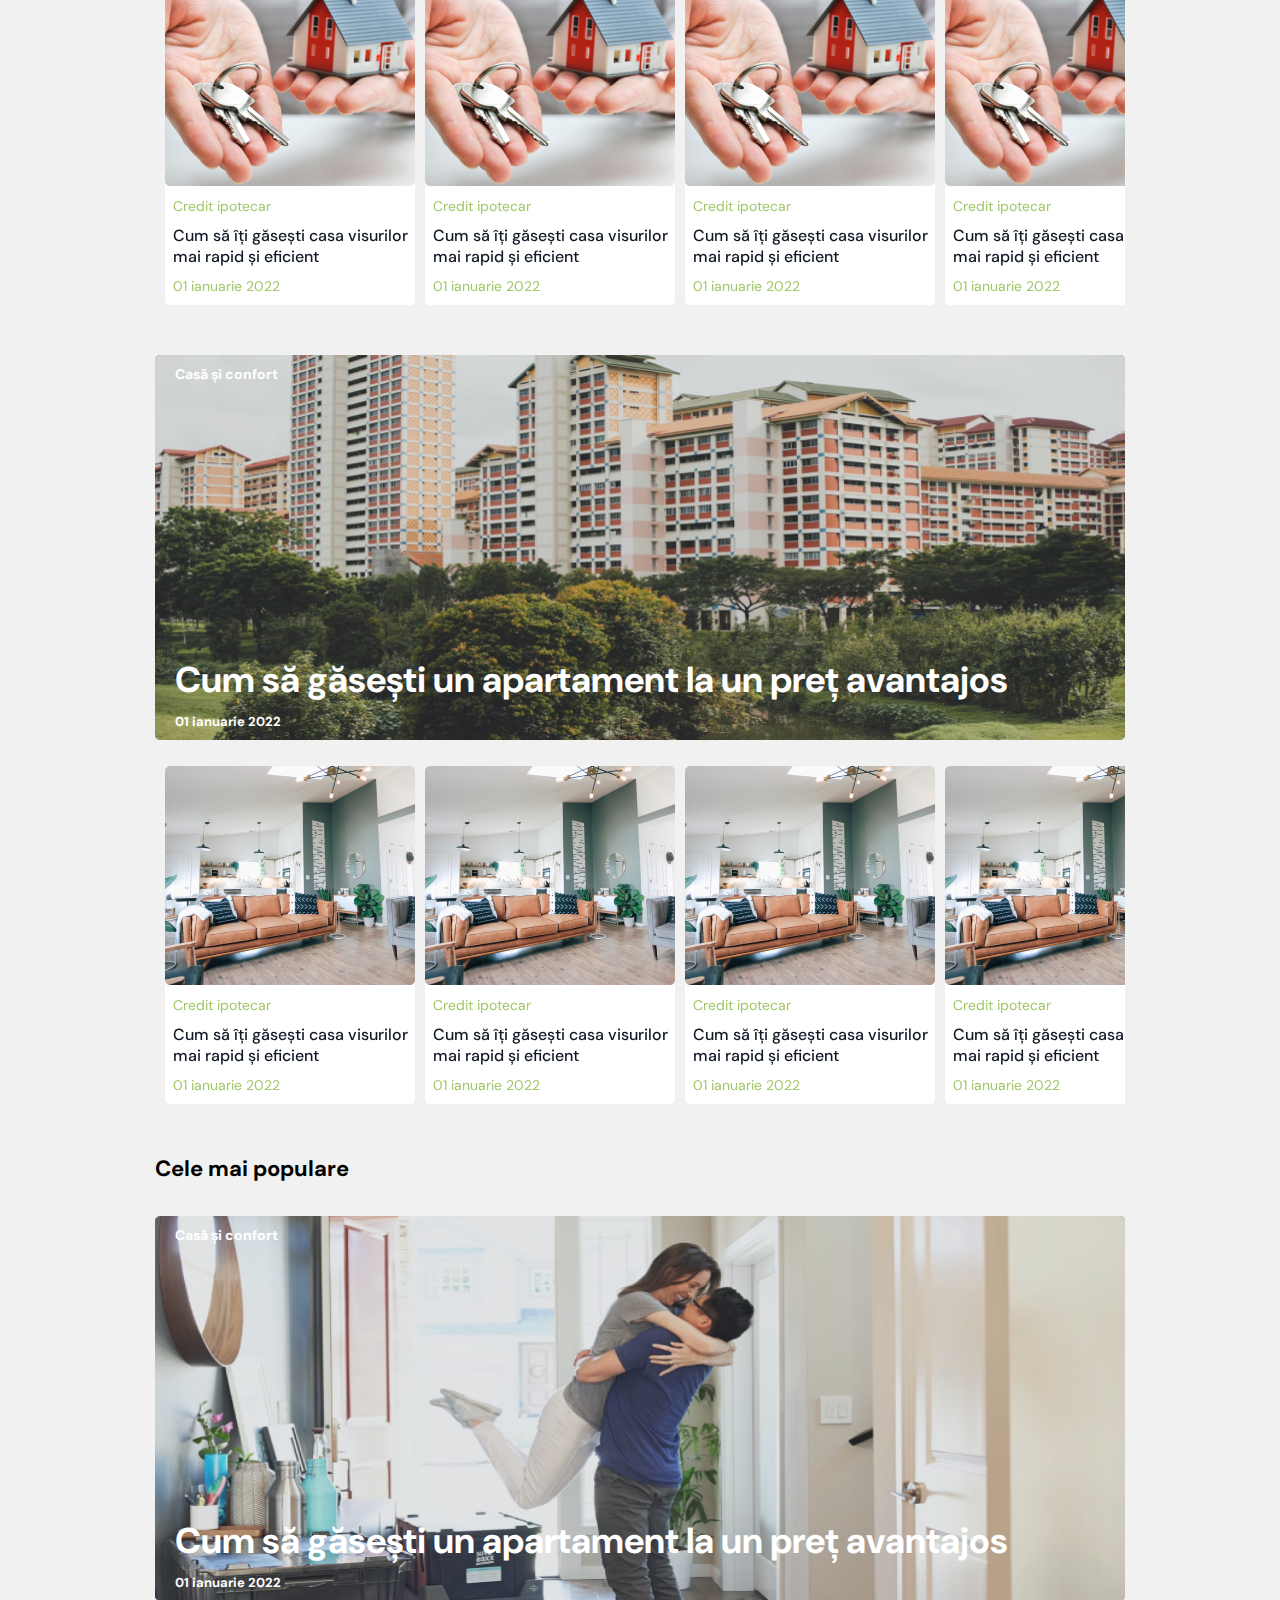
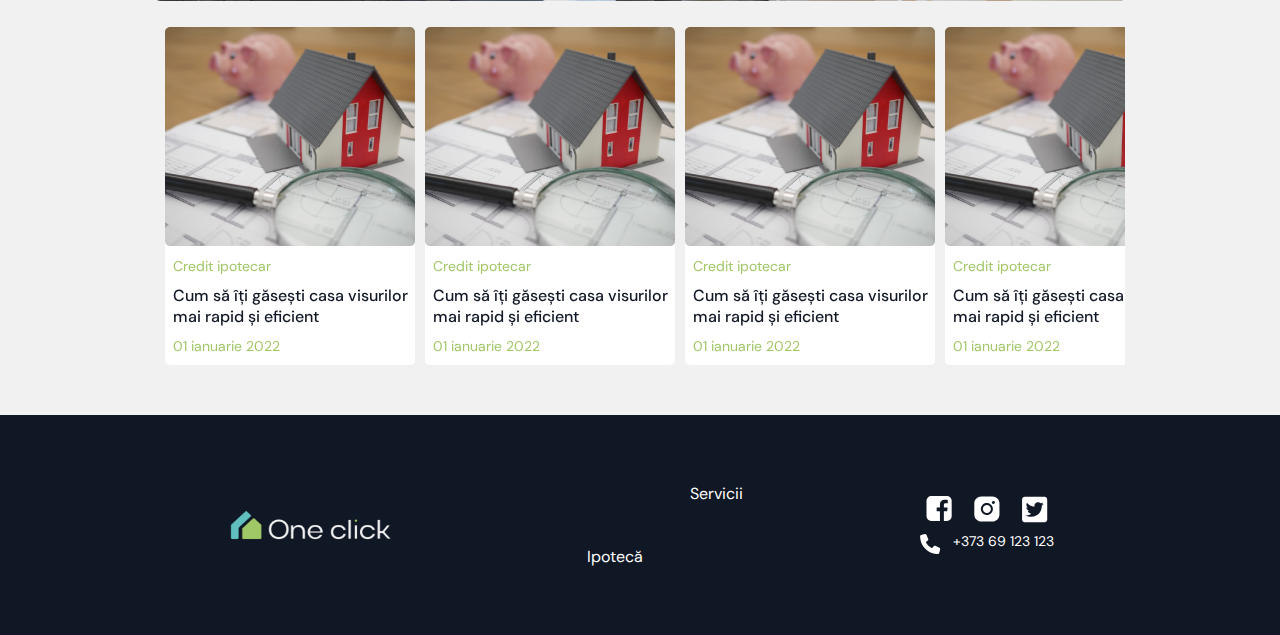
<file: news-page.html>
<!DOCTYPE html>
<html lang="en">
  <head>
    <meta charset="UTF-8" />
    <meta
      name="viewport"
      content="width=device-width, user-scalable=no, initial-scale=1.0, maximum-scale=1.0, minimum-scale=1.0"
    />
    <meta http-equiv="X-UA-Compatible" content="ie=edge" />
    <link rel="stylesheet" href="./css/style.css" />
    <title>Calculator Page</title>
  </head>
  <body>
    <div class="wrapper">
      <header class="header">
        <div class="header__content">
          <div class="header__connection connection _container">
            <div class="connection__city">
              <div class="connection-block connection__city-modalShow">
                <img src="./img/header/Subtract.svg" alt="location" />
                <span>Chișinău</span>
                <img src="./img/header/vector_down.svg" alt="vector" />
              </div>
              <div class="connection__city__modal-wrapper"></div>
              <div class="connection__city-bg-modal">
                <div class="connection__city-modal">
                  <div class="connection__city-input">
                    <label for="connection__city-input"> </label>
                    <input
                            id="connection__city-input"
                            type="text"
                            placeholder="Indică orașul"
                    />
                    <img
                            src="./img/main/close.svg"
                            alt="close"
                            class="connection__city-close"
                    />
                  </div>
                  <ul>
                    <li>Chișinău</li>
                    <li>Bălți</li>
                    <li>Cahul</li>
                    <li>Chișinău</li>
                    <li>Bălți</li>
                    <li>Cahul</li>
                    <li>Chișinău</li>
                    <li>Bălți</li>
                    <li>Cahul</li>
                    <li>Chișinău</li>
                    <li>Bălți</li>
                    <li>Cahul</li>
                  </ul>
                </div>
              </div>
            </div>
            <div class="connection__auth">
              <div class="connection__phone connection-block">
                <img src="./img/header/phone.svg" alt="phone" /><span
              >+373 69 123 123</span
              >
              </div>
              <div
                      onclick="showModalLogin()"
                      class="connection__login connection-block"
              >
                <img src="img/header/login.svg" alt="login" />
                <span>Autentificare sau înregistrare</span>
              </div>
            </div>
          </div>

          <div class="header__menu menu _container">
            <div class="menu__logo logo">
              <a href="index.html">
                <img src="./img/header/logo_header.svg" alt="logo"
                /></a>
            </div>
            <nav class="menu__body">
              <ul class="menu__list">
                <li>
                  <a href="buy-page.html" class="menu__link">Cumpărare</a>
                </li>
                <li>
                  <a href="rent-page.html" class="menu__link">Închiriere</a>
                </li>
                <li>
                  <a href="new-build-page.html" class="menu__link"
                  >Clădiri noi</a
                  >
                </li>
                <li onclick="showModalIpoteca()" class="menu__link">Ipotecă</li>
                <li class="menu__link" onclick="showModalService()">
                  Servicii
                </li>
                <li>
                  <a href="partner-page.html" class="menu__link">Parteneri</a>
                </li>
                <li><a href="news-page.html" class="menu__link">Noutăți</a></li>
                <li><a href="blog-page.html" class="menu__link">Blog</a></li>
              </ul>
            </nav>
            <div class="menu__icon icon-menu" onclick="showBurgerMenu()">
              <span></span>
              <span></span>
              <span></span>
            </div>
            <div id="modalIpoteca" class="modal__wrapper">
              <div class="modal">
                <div class="justify align-center">
                  <h3 class="modal__title title">Ipotecă</h3>
                  <span onclick="closeModalIpoteca()" class="modal__close"
                  >&times;</span
                  >
                </div>
                <div class="modal__content">
                  <a href="calculator-page.html">
                    <div class="service">
                      <div class="service__img">
                        <img src="./img/main/calc.svg" alt="calc" />
                      </div>
                      <div class="service__title">Calculator ipotecă</div>
                      <div class="service__text">Calculează</div>
                    </div>
                  </a>
                </div>
              </div>
            </div>

            <div id="modalService" class="modal__wrapper">
              <div class="modal">
                <div class="justify align-center">
                  <h3 class="modal__title title">Servicii</h3>
                  <span onclick="closeModalService()" class="modal__close"
                  >&times;</span
                  >
                </div>

                <div class="modal__content">
                  <a href="buy-page.html">
                    <div class="service">
                      <div class="service__img">
                        <img src="./img/main/house-circle.svg" alt="home" />
                      </div>
                      <div class="service__title">Cumpărare și vânzare</div>
                      <div class="service__text">123 557 oferte</div>
                    </div>
                  </a>
                  <a href="rent-page.html">
                    <div class="service">
                      <div class="service__img">
                        <img src="./img/main/sofa.svg" alt="sofa" />
                      </div>
                      <div class="service__title">Chirie</div>
                      <div class="service__text">50 222 oferte</div>
                    </div>
                  </a>
                </div>
              </div>
            </div>
            <nav id="mySidenav" class="menu__body_burger sidenav">
              <span class="closebtn" onclick="closeBurgerMenu()">&times;</span>
              <ul class="menu__list_burger">
                <li>
                  <a href="buy-page.html" class="menu__link">Cumpărare</a>
                </li>
                <li>
                  <a href="rent-page.html" class="menu__link">Închiriere</a>
                </li>
                <li>
                  <a href="new-build-page.html" class="menu__link"
                  >Clădiri noi</a
                  >
                </li>
                <li class="justify" onclick="showBurgerIpoteca()">
                  <a href="#" class="menu__link">Ipotecă</a>
                  <img src="./img/header/arrow-green.svg" alt="arrow-green" />
                </li>
                <li class="justify" onclick="showBurgerService()">
                  <a href="#" class="menu__link">Servicii</a>
                  <img src="./img/header/arrow-green.svg" alt="arrow-green" />
                </li>
                <li>
                  <a href="partner-page.html" class="menu__link">Parteneri</a>
                </li>
                <li><a href="news-page.html" class="menu__link">Noutăți</a></li>
                <li><a href="blog-page.html" class="menu__link">Blog</a></li>
                <div class="connection__login align-center">
                  <img src="img/header/login.svg" alt="login" />
                  <span class="ml-20">Autentificare sau înregistrare</span>
                </div>
              </ul>
            </nav>
            <nav id="mySidenavIpoteca" class="menu__body_burger sidenav">
              <span class="closebtn" onclick="closeBurgerIpoteca()"
              >&times;</span
              >
              <ul class="menu__list_burger">
                <li>
                  <a href="buy-page.html" class="menu__link">Calculator</a>
                </li>
              </ul>
            </nav>
            <nav id="mySidenavService" class="menu__body_burger sidenav">
              <span class="closebtn" onclick="closeBurgerService()"
              >&times;</span
              >
              <ul class="menu__list_burger">
                <li>
                  <a href="buy-page.html" class="menu__link"
                  >Cumpărare şi vânzare</a
                  >
                </li>
                <li>
                  <a href="rent-page.html" class="menu__link">Chirie</a>
                </li>
              </ul>
            </nav>
          </div>
          <div id="auth_login" class="auth__wrapper">
            <div class="auth">
              <div class="auth__close">
                <span onclick="closeModalLogin()">&times;</span>
              </div>
              <div class="auth__content">
                <div class="auth__title">
                  <span>Conectați-vă la</span>
                  <a href="index.html">
                    <img src="./img/header/logo_header.svg" alt="logo"
                    /></a>
                </div>
                <div class="auth__btn bg-green">
                  <img src="./img/auth/google.svg" alt="google" />Conectați-vă
                  prin Google
                </div>
                <div class="auth__btn bg-blue">
                  <img
                          src="./img/auth/facebook.svg"
                          alt="facebook"
                  />Conectați-vă prin Facebook
                </div>
                <hr />
                <div class="auth__input">
                  <label for="auth_login_input">
                    <img src="./img/auth/bx_user.svg" alt="user" />
                  </label>
                  <input
                          placeholder="Nume utilizator sau email"
                          id="auth_login_input"
                          name="auth_login_input"
                          type="text"
                  />
                </div>
                <div class="auth__input">
                  <label for="auth_password">
                    <img src="./img/auth/password.svg" alt="password" />
                  </label>
                  <input
                          placeholder="Parola"
                          id="auth_password"
                          name="auth_password"
                          type="text"
                  />
                </div>
                <div class="auth__text auth__text-active mb-20">
                  Ați uitat parola?
                </div>
                <div class="auth__btn bg-black text-center">Conectați-vă</div>
                <div class="auth__text text-center">
                  Nu aveți un cont?
                  <span
                          onclick="showModalRegistration()"
                          class="auth__text-active"
                  >
                    Înregistrați-vă!</span
                  >
                </div>
              </div>
            </div>
          </div>
          <div id="auth_registration" class="auth__wrapper">
            <div class="auth">
              <div class="auth__close">
                <span onclick="closeModalRegistration()">&times;</span>
              </div>
              <div class="auth__content">
                <div class="auth__title-registration">
                  <a href="index.html">
                    <img src="./img/header/logo_header.svg" alt="logo"
                    /></a>
                </div>
                <div class="auth__title-registration">
                  <span>Înregistrare</span>
                </div>

                <div class="auth__btn bg-green">
                  <img src="./img/auth/google.svg" alt="google" />Conectați-vă
                  prin Google
                </div>
                <div class="auth__btn bg-blue">
                  <img
                          src="./img/auth/facebook.svg"
                          alt="facebook"
                  />Conectați-vă prin Facebook
                </div>
                <hr />
                <div class="auth__input">
                  <label for="auth_registration_email">
                    <img src="./img/auth/email.svg" alt="email" />
                  </label>
                  <input
                          placeholder="Email"
                          id="auth_registration_email"
                          name="auth_registration_email"
                          type="text"
                  />
                </div>
                <div class="auth__input">
                  <label for="auth_registration_login">
                    <img src="./img/auth/bx_user.svg" alt="user" />
                  </label>
                  <input
                          placeholder="Nume utilizator sau email"
                          id="auth_registration_login"
                          name="auth_registration_login"
                          type="text"
                  />
                </div>
                <div class="auth__input">
                  <label for="auth_registration_password">
                    <img src="./img/auth/password.svg" alt="password" />
                  </label>
                  <input
                          placeholder="Parola"
                          id="auth_registration_password"
                          name="auth_registration_password"
                          type="text"
                  />
                </div>
                <div class="auth__text mb-20 check-box pl-20">
                  <input
                          type="checkbox"
                          name="auth_registration_agree"
                          id="auth_registration_agree"
                  />
                  <label for="auth_registration_agree">
                    Sunt de acord cu
                    <span class="border-bottom"
                    >termenii de utilizare și politica de
                      confidențialitate</span
                    >
                  </label>
                </div>
                <div class="auth__btn bg-black text-center">Înregistrare</div>
                <div class="auth__text text-center">
                  Deja aveți un cont?
                  <span onclick="showModalLogin()" class="auth__text-active">
                    Conectați-vă!</span
                  >
                </div>
              </div>
            </div>
          </div>
        </div>
      </header>

      <div class="main">
        <div class="news">
          <div class="_container">
            <h2 class="title-h2 news__container">Noutăți One click</h2>
            <div class="news__header news__container">
              <ul>
                <li class="active"><a href="">Acasă</a></li>
                <li><a href="">Credit ipotecar</a></li>
                <li><a href="">Imobiliare</a></li>
                <li><a href="">Clădiri noi</a></li>
                <li><a href="">Parteneri</a></li>
                <li><a href="">Acasă</a></li>
                <li><a href="">Casă și confort</a></li>
              </ul>
              <div class="news__search">
                <input type="text" id="news-search" placeholder="Caută" />
                <label for="news-search">
                  <img src="./img/news-page/news-search.svg" alt="search" />
                </label>
              </div>
            </div>
            <div class="news__comfort news__container">
              <div class="news__banner-big">
                <img src="./img/news-page/comfort.png" alt="banner-big" />
                <div class="news__banner-big__title">Casă și confort</div>
                <div class="news__banner-big__text">
                  11 moduri de a răci un apartament <br />
                  fără aer condiționat
                </div>
                <div class="news__banner-big__date">01 ianuarie 2022</div>
              </div>

              <div class="news__mainTopics">
                <h3 class="news__mainTopics-title">Subiectele principale</h3>
                <ul class="news__mainTopics-list">
                  <li class="news__mainTopics-item">
                    11 moduri de a răci un apartament fără aer condiționat
                  </li>
                  <li class="news__mainTopics-item">
                    11 moduri de a răci un apartament fără aer condiționat
                  </li>
                  <li class="news__mainTopics-item">
                    11 moduri de a răci un apartament fără aer condiționat
                  </li>
                  <li class="news__mainTopics-item">
                    11 moduri de a răci un apartament fără aer condiționat
                  </li>
                  <li class="news__mainTopics-item">
                    11 moduri de a răci un apartament fără aer condiționat
                  </li>
                  <li class="news__mainTopics-item">
                    11 moduri de a răci un apartament fără aer condiționat
                  </li>
                </ul>
              </div>
            </div>
          </div>

          <div class="news__stories">
            <div class="_container">
              <h2 class="title-h2 news__stories-title news__container">
                Scurtături
              </h2>
              <div class="news__slider news__container">
                <div class="news__slider-item">
                  <img src="./img/news-page/slide1.png" alt="img" />
                  <p class="news__slider-text">
                    Cum să evaluezi un apartament gratuit
                  </p>
                </div>
                <div class="news__slider-item">
                  <img src="./img/news-page/slide2.png" alt="img" />
                  <p class="news__slider-text">
                    Cum să obții un apartament la cel mai bun preț
                  </p>
                </div>
                <div class="news__slider-item">
                  <img src="./img/news-page/slide3.png" alt="img" />
                  <p class="news__slider-text">
                    Cele mai bune oferte pentru familii cu copii
                  </p>
                </div>
                <div class="news__slider-item">
                  <img src="./img/news-page/slide4.png" alt="img" />
                  <p class="news__slider-text">
                    Cum să găsești un apartament la un preț avantajos
                  </p>
                </div>
                <div class="news__slider-item">
                  <img src="./img/news-page/slide5.png" alt="img" />
                  <p class="news__slider-text">
                    Cum să-ți construiești casa cu credit ipotecar
                  </p>
                </div>
                <div class="news__slider-item">
                  <img src="./img/news-page/slide6.png" alt="img" />
                  <p class="news__slider-text">
                    Cum să obții reducere la un credit ipotecar
                  </p>
                </div>
              </div>
            </div>
          </div>

          <div class="_container">
            <div class="news__veryNew news__container">
              <h2 class="title-h2 news__title">Cele mai noi</h2>
              <a href="open-news-page.html">
                <div class="news__banner-big">
                  <img src="./img/news-page/comfort.png" alt="banner-big" />
                  <div class="news__banner-big__title">Casă și confort</div>
                  <div class="news__banner-big__text">
                    11 moduri de a răci un apartament <br />
                    fără aer condiționat
                  </div>
                  <div class="news__banner-big__date">01 ianuarie 2022</div>
                </div>
              </a>
              <ul class="news__list">
                <li class="news__list_item">
                  <div class="news__banner-min">
                    <div class="news__banner-min__img">
                      <a href="open-news-page.html">
                        <img
                                src="./img/news-page/news-build.png"
                                alt="banner-min"
                        />
                      </a>
                    </div>
                    <div class="news__banner-min__title">Credit ipotecar</div>
                    <div class="news__banner-min__text">
                      Cum să îți găsești casa visurilor <br />
                      mai rapid și eficient
                    </div>
                    <div class="news__banner-min__date">01 ianuarie 2022</div>
                  </div>
                </li>
                <li class="news__list_item">
                  <div class="news__banner-min">
                    <div class="news__banner-min__img">
                      <a href="open-news-page.html">
                        <img
                                src="./img/news-page/news-build.png"
                                alt="banner-min"
                        />
                      </a>
                    </div>
                    <div class="news__banner-min__title">Credit ipotecar</div>
                    <div class="news__banner-min__text">
                      Cum să îți găsești casa visurilor <br />
                      mai rapid și eficient
                    </div>
                    <div class="news__banner-min__date">01 ianuarie 2022</div>
                  </div>
                </li>
                <li class="news__list_item">
                  <div class="news__banner-min">
                    <div class="news__banner-min__img">
                      <a href="open-news-page.html">
                        <img
                                src="./img/news-page/news-build.png"
                                alt="banner-min"
                        />
                      </a>
                    </div>
                    <div class="news__banner-min__title">Credit ipotecar</div>
                    <div class="news__banner-min__text">
                      Cum să îți găsești casa visurilor <br />
                      mai rapid și eficient
                    </div>
                    <div class="news__banner-min__date">01 ianuarie 2022</div>
                  </div>
                </li>
                <li class="news__list_item">
                  <div class="news__banner-min">
                    <div class="news__banner-min__img">
                      <a href="open-news-page.html">
                        <img
                                src="./img/news-page/news-build.png"
                                alt="banner-min"
                        />
                      </a>
                    </div>
                    <div class="news__banner-min__title">Credit ipotecar</div>
                    <div class="news__banner-min__text">
                      Cum să îți găsești casa visurilor <br />
                      mai rapid și eficient
                    </div>
                    <div class="news__banner-min__date">01 ianuarie 2022</div>
                  </div>
                </li>
              </ul>
            </div>
            <div class="news__estate news__container">
              <!--              <h2 class="title-h2 news__title">Cele mai noi</h2>-->
              <a href="open-news-page.html">
                <div class="news__banner-big">
                  <img src="./img/news-page/estate.png" alt="banner-big" />
                  <div class="news__banner-big__title">Casă și confort</div>
                  <div class="news__banner-big__text">
                    Cum să găsești un apartament la un preț avantajos
                  </div>
                  <div class="news__banner-big__date">01 ianuarie 2022</div>
                </div>
              </a>
              <ul class="news__list">
                <li class="news__list_item">
                  <div class="news__banner-min">
                    <div class="news__banner-min__img">
                      <a href="open-news-page.html">
                        <img
                                src="./img/news-page/estate-min.png"
                                alt="banner-min"
                        />
                      </a>
                    </div>
                    <div class="news__banner-min__title">Credit ipotecar</div>
                    <div class="news__banner-min__text">
                      Cum să îți găsești casa visurilor <br />
                      mai rapid și eficient
                    </div>
                    <div class="news__banner-min__date">01 ianuarie 2022</div>
                  </div>
                </li>
                <li class="news__list_item">
                  <div class="news__banner-min">
                    <div class="news__banner-min__img">
                      <a href="open-news-page.html">
                        <img
                                src="./img/news-page/estate-min.png"
                                alt="banner-min"
                        />
                      </a>
                    </div>
                    <div class="news__banner-min__title">Credit ipotecar</div>
                    <div class="news__banner-min__text">
                      Cum să îți găsești casa visurilor <br />
                      mai rapid și eficient
                    </div>
                    <div class="news__banner-min__date">01 ianuarie 2022</div>
                  </div>
                </li>
                <li class="news__list_item">
                  <div class="news__banner-min">
                    <div class="news__banner-min__img">
                      <a href="open-news-page.html">
                        <img
                                src="./img/news-page/estate-min.png"
                                alt="banner-min"
                        />
                      </a>
                    </div>
                    <div class="news__banner-min__title">Credit ipotecar</div>
                    <div class="news__banner-min__text">
                      Cum să îți găsești casa visurilor <br />
                      mai rapid și eficient
                    </div>
                    <div class="news__banner-min__date">01 ianuarie 2022</div>
                  </div>
                </li>
                <li class="news__list_item">
                  <div class="news__banner-min">
                    <div class="news__banner-min__img">
                      <a href="open-news-page.html">
                        <img
                                src="./img/news-page/estate-min.png"
                                alt="banner-min"
                        />
                      </a>
                    </div>
                    <div class="news__banner-min__title">Credit ipotecar</div>
                    <div class="news__banner-min__text">
                      Cum să îți găsești casa visurilor <br />
                      mai rapid și eficient
                    </div>
                    <div class="news__banner-min__date">01 ianuarie 2022</div>
                  </div>
                </li>
              </ul>
            </div>
            <div class="news__ipoteca news__container">
              <h2 class="title-h2 news__title">Cele mai populare</h2>
              <a href="open-news-page.html">
                <div class="news__banner-big">
                  <img src="./img/news-page/ipoteca.png" alt="banner-big" />
                  <div class="news__banner-big__title">Casă și confort</div>
                  <div class="news__banner-big__text">
                    Cum să găsești un apartament la un preț avantajos
                  </div>
                  <div class="news__banner-big__date">01 ianuarie 2022</div>
                </div>
              </a>
              <ul class="news__list">
                <li class="news__list_item">
                  <div class="news__banner-min">
                    <div class="news__banner-min__img">
                      <a href="open-news-page.html">
                        <img
                                src="./img/news-page/ipoteca-min.png"
                                alt="banner-min"
                        />
                      </a>
                    </div>
                    <div class="news__banner-min__title">Credit ipotecar</div>
                    <div class="news__banner-min__text">
                      Cum să îți găsești casa visurilor <br />
                      mai rapid și eficient
                    </div>
                    <div class="news__banner-min__date">01 ianuarie 2022</div>
                  </div>
                </li>
                <li class="news__list_item">
                  <div class="news__banner-min">
                    <div class="news__banner-min__img">
                      <a href="open-news-page.html">
                        <img
                                src="./img/news-page/ipoteca-min.png"
                                alt="banner-min"
                        />
                      </a>
                    </div>
                    <div class="news__banner-min__title">Credit ipotecar</div>
                    <div class="news__banner-min__text">
                      Cum să îți găsești casa visurilor <br />
                      mai rapid și eficient
                    </div>
                    <div class="news__banner-min__date">01 ianuarie 2022</div>
                  </div>
                </li>
                <li class="news__list_item">
                  <div class="news__banner-min">
                    <div class="news__banner-min__img">
                      <a href="open-news-page.html">
                        <img
                                src="./img/news-page/ipoteca-min.png"
                                alt="banner-min"
                        />
                      </a>
                    </div>
                    <div class="news__banner-min__title">Credit ipotecar</div>
                    <div class="news__banner-min__text">
                      Cum să îți găsești casa visurilor <br />
                      mai rapid și eficient
                    </div>
                    <div class="news__banner-min__date">01 ianuarie 2022</div>
                  </div>
                </li>
                <li class="news__list_item">
                  <div class="news__banner-min">
                    <div class="news__banner-min__img">
                      <a href="open-news-page.html">
                        <img
                                src="./img/news-page/ipoteca-min.png"
                                alt="banner-min"
                        />
                      </a>
                    </div>
                    <div class="news__banner-min__title">Credit ipotecar</div>
                    <div class="news__banner-min__text">
                      Cum să îți găsești casa visurilor <br />
                      mai rapid și eficient
                    </div>
                    <div class="news__banner-min__date">01 ianuarie 2022</div>
                  </div>
                </li>
                <li class="news__list_item">
                  <div class="news__banner-min">
                    <div class="news__banner-min__img">
                      <a href="open-news-page.html">
                        <img
                                src="./img/news-page/ipoteca-min.png"
                                alt="banner-min"
                        />
                      </a>
                    </div>
                    <div class="news__banner-min__title">Credit ipotecar</div>
                    <div class="news__banner-min__text">
                      Cum să îți găsești casa visurilor <br />
                      mai rapid și eficient
                    </div>
                    <div class="news__banner-min__date">01 ianuarie 2022</div>
                  </div>
                </li>
              </ul>
            </div>
          </div>
        </div>
      </div>

      <footer class="footer">
        <div class="footer__content _container">
          <div class="footer__logo logo">
            <img src="./img/footer/logo_footer.svg" alt="logo" />
          </div>
          <div class="footer__nav nav">
            <ul class="nav__list">
              <li><a href="buy-page.html" class="menu__link">Cumpărare</a></li>
              <li><a href="rent-page.html" class="menu__link">Închiriere</a></li>
              <li><a href="new-build-page.html" class="menu__link">Clădiri noi</a></li>
              <li><a href="" class="menu__link">Ipotecă</a></li>
            </ul>
            <ul class="nav__list">
              <li><a href="" class="menu__link">Servicii</a></li>
              <li><a href="partner-page.html" class="menu__link">Parteneri</a></li>
              <li><a href="news-page.html" class="menu__link">Noutăți</a></li>
              <li><a href="blog-page.html" class="menu__link">Blog</a></li>
            </ul>
          </div>
          <div class="footer__social social">
            <div class="social__message">
              <a href="" class="social__item"
              ><img src="./img/footer/facebook.svg" alt="facebook"
              /></a>
              <a href="" class="social__item"
              ><img src="./img/footer/insta.svg" alt="insta"
              /></a>
              <a href="" class="social__item"
              ><img src="./img/footer/twitter.svg" alt="twitter"
              /></a>
            </div>
            <div class="social__phone">
              <img src="./img/footer/phone.svg" alt="phone" /><span
            >+373 69 123 123</span
            >
            </div>
          </div>
        </div>
      </footer>
    </div>

    <script src="https://code.jquery.com/jquery-3.6.1.min.js"></script>
    <script src="./js/slick.min.js"></script>
    <script src="js/sliders.js"></script>
    <script src="js/script.js"></script>
  </body>
</html>
</file>
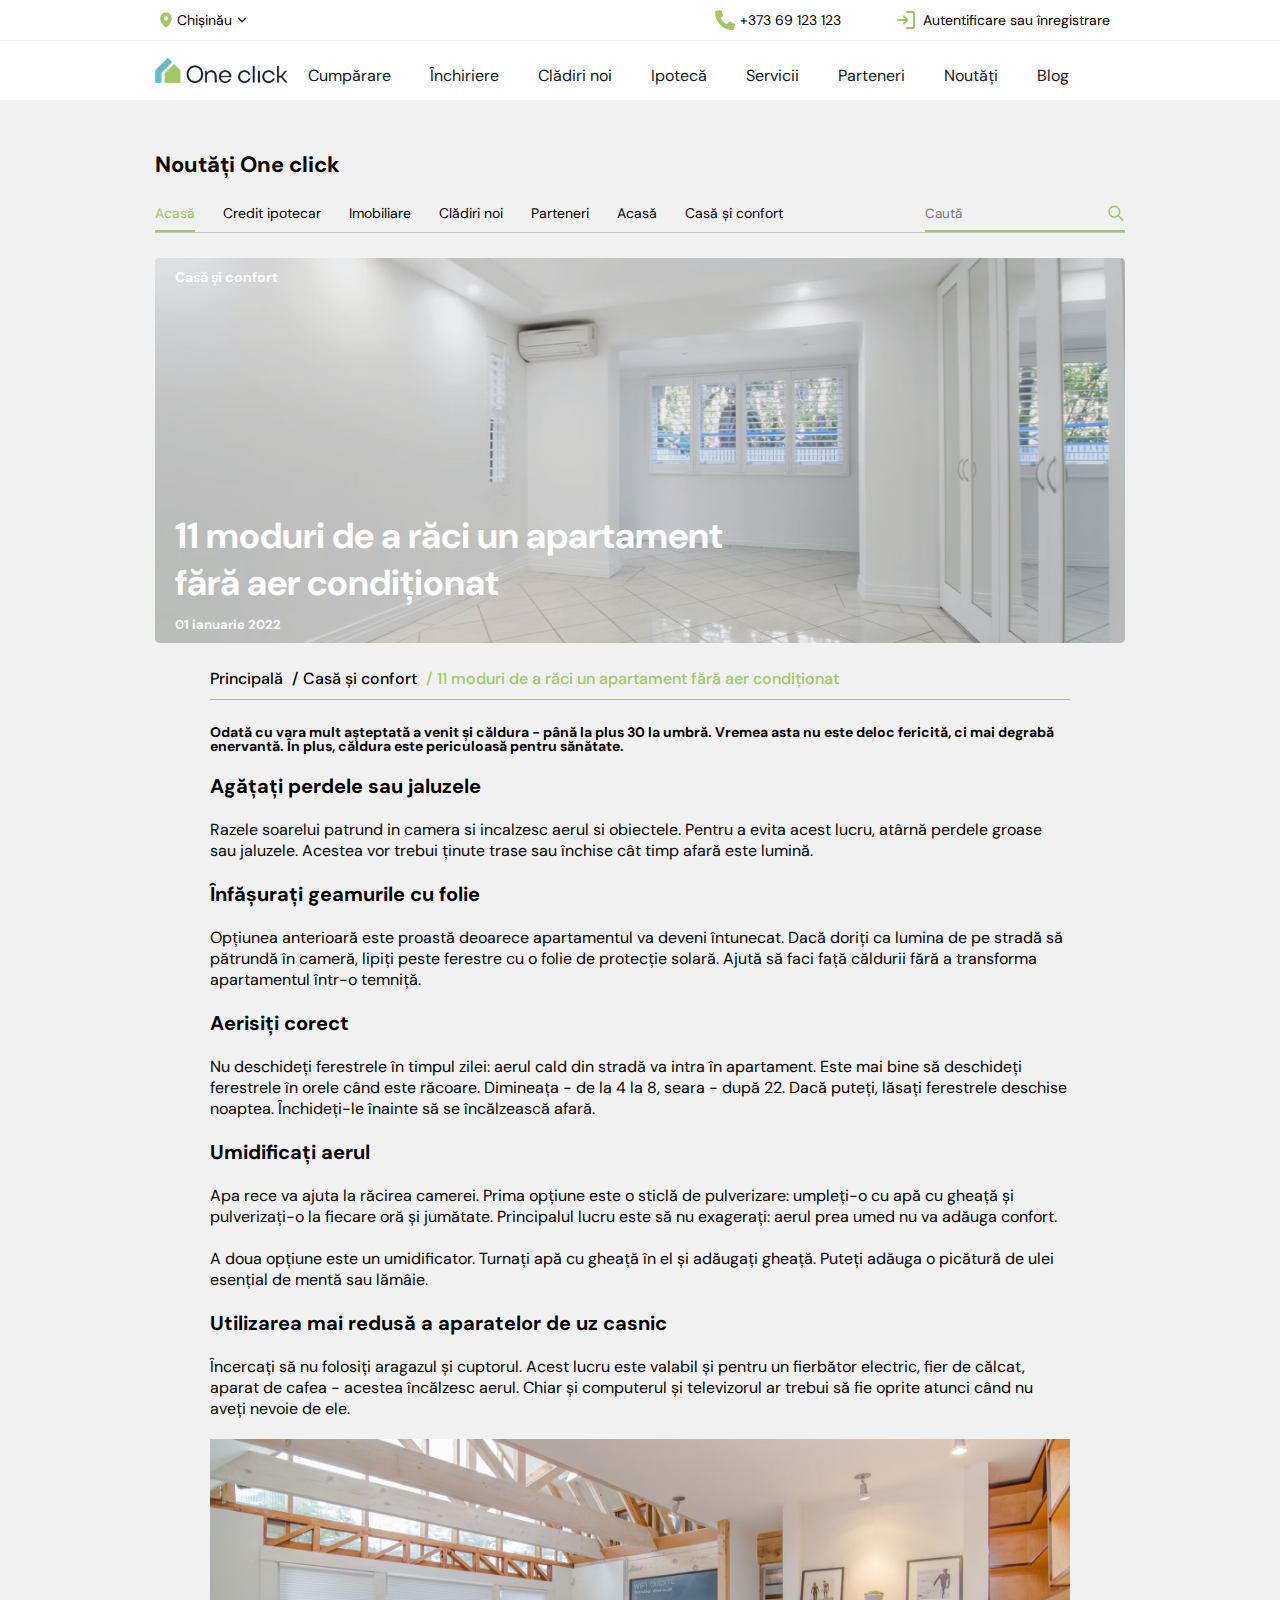
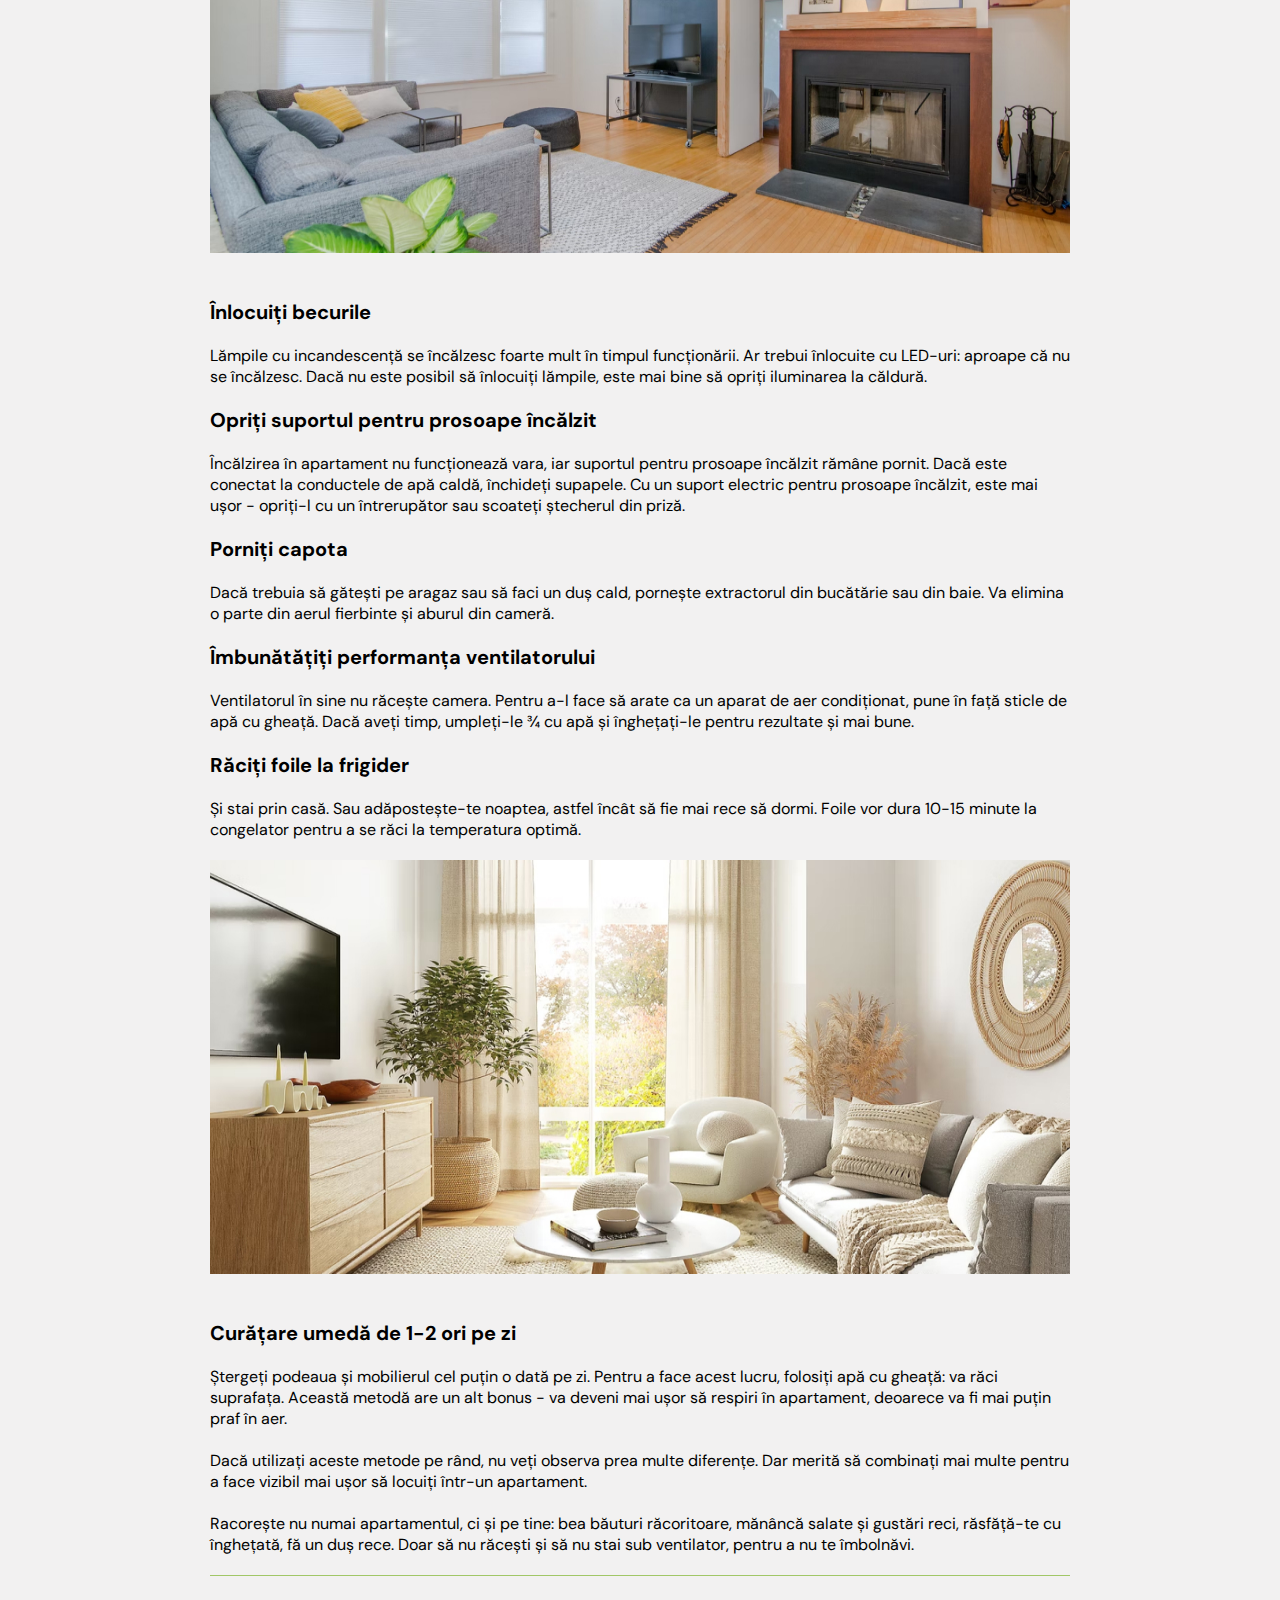
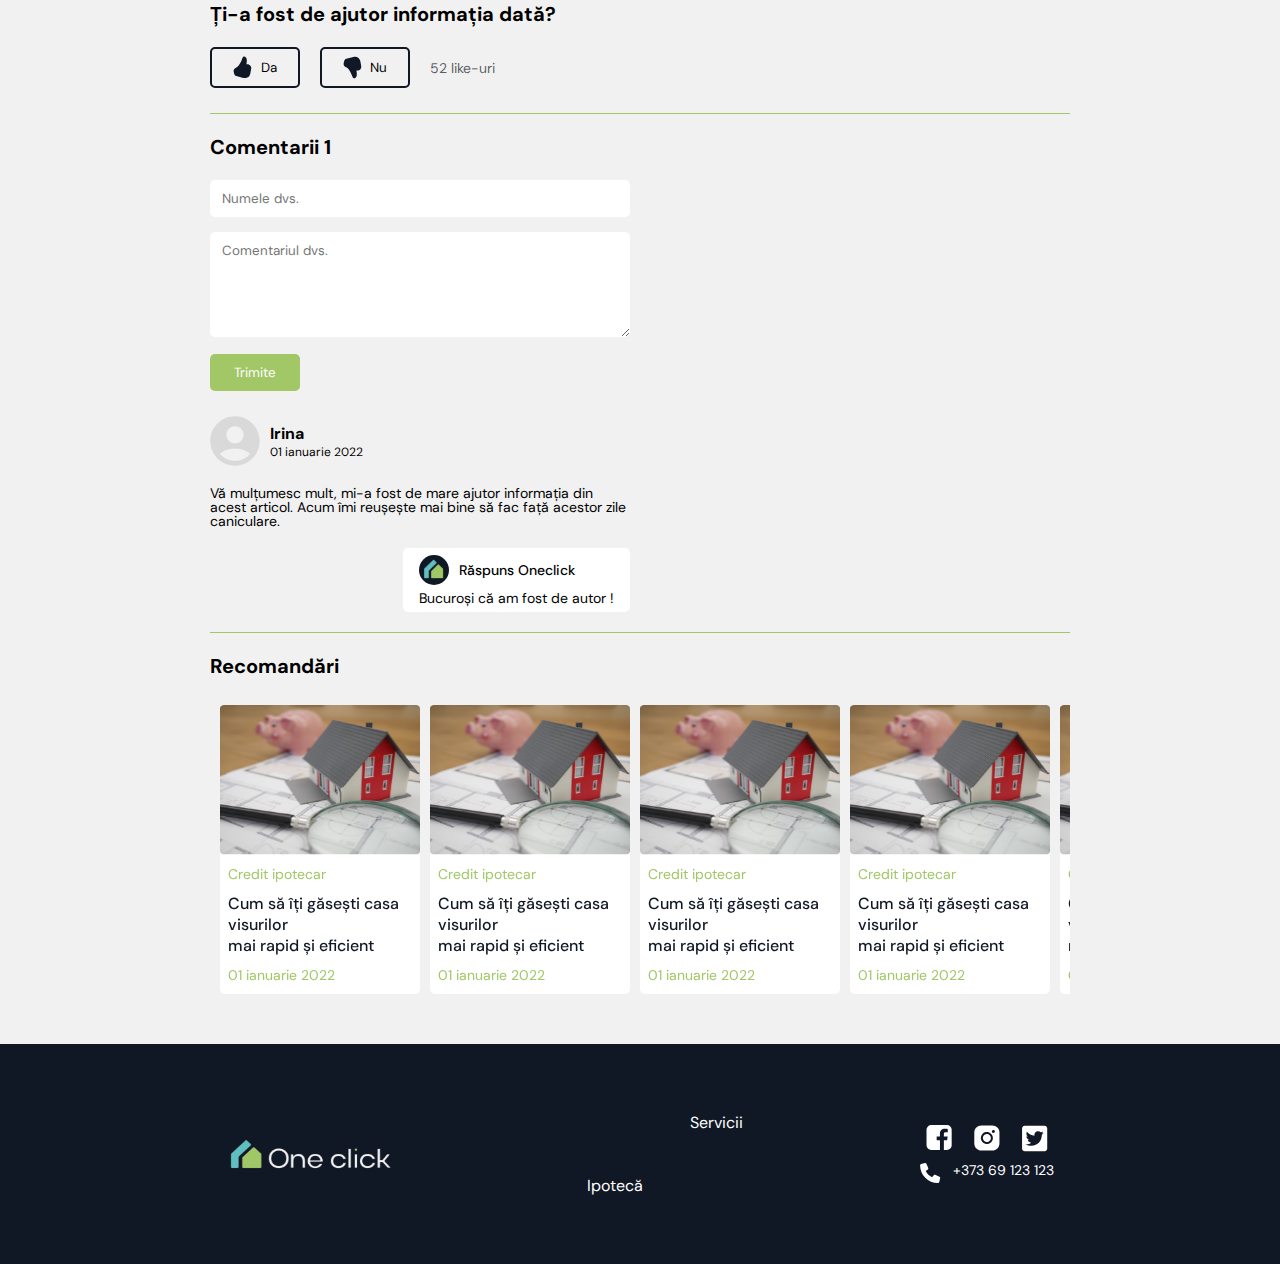
<file: open-news-page.html>
<!DOCTYPE html>
<html lang="en">
<head>
    <meta charset="UTF-8"/>
    <meta
            name="viewport"
            content="width=device-width, user-scalable=no, initial-scale=1.0, maximum-scale=1.0, minimum-scale=1.0"
    />
    <meta http-equiv="X-UA-Compatible" content="ie=edge"/>
    <link rel="stylesheet" href="./css/style.css"/>
    <title>Calculator Page</title>
</head>
<body>
<div class="wrapper ">
    <header class="header">
        <div class="header__content">
            <div class="header__connection connection _container">
                <div class="connection__city">
                    <div class="connection-block connection__city-modalShow">
                        <img src="./img/header/Subtract.svg" alt="location" />
                        <span>Chișinău</span>
                        <img src="./img/header/vector_down.svg" alt="vector" />
                    </div>
                    <div class="connection__city__modal-wrapper"></div>
                    <div class="connection__city-bg-modal">
                        <div class="connection__city-modal">
                            <div class="connection__city-input">
                                <label for="connection__city-input"> </label>
                                <input
                                        id="connection__city-input"
                                        type="text"
                                        placeholder="Indică orașul"
                                />
                                <img
                                        src="./img/main/close.svg"
                                        alt="close"
                                        class="connection__city-close"
                                />
                            </div>
                            <ul>
                                <li>Chișinău</li>
                                <li>Bălți</li>
                                <li>Cahul</li>
                                <li>Chișinău</li>
                                <li>Bălți</li>
                                <li>Cahul</li>
                                <li>Chișinău</li>
                                <li>Bălți</li>
                                <li>Cahul</li>
                                <li>Chișinău</li>
                                <li>Bălți</li>
                                <li>Cahul</li>
                            </ul>
                        </div>
                    </div>
                </div>
                <div class="connection__auth">
                    <div class="connection__phone connection-block">
                        <img src="./img/header/phone.svg" alt="phone" /><span
                    >+373 69 123 123</span
                    >
                    </div>
                    <div
                            onclick="showModalLogin()"
                            class="connection__login connection-block"
                    >
                        <img src="img/header/login.svg" alt="login" />
                        <span>Autentificare sau înregistrare</span>
                    </div>
                </div>
            </div>

            <div class="header__menu menu _container">
                <div class="menu__logo logo">
                    <a href="index.html">
                        <img src="./img/header/logo_header.svg" alt="logo"
                        /></a>
                </div>
                <nav class="menu__body">
                    <ul class="menu__list">
                        <li>
                            <a href="buy-page.html" class="menu__link">Cumpărare</a>
                        </li>
                        <li>
                            <a href="rent-page.html" class="menu__link">Închiriere</a>
                        </li>
                        <li>
                            <a href="new-build-page.html" class="menu__link"
                            >Clădiri noi</a
                            >
                        </li>
                        <li onclick="showModalIpoteca()" class="menu__link">Ipotecă</li>
                        <li class="menu__link" onclick="showModalService()">
                            Servicii
                        </li>
                        <li>
                            <a href="partner-page.html" class="menu__link">Parteneri</a>
                        </li>
                        <li><a href="news-page.html" class="menu__link">Noutăți</a></li>
                        <li><a href="blog-page.html" class="menu__link">Blog</a></li>
                    </ul>
                </nav>
                <div class="menu__icon icon-menu" onclick="showBurgerMenu()">
                    <span></span>
                    <span></span>
                    <span></span>
                </div>
                <div id="modalIpoteca" class="modal__wrapper">
                    <div class="modal">
                        <div class="justify align-center">
                            <h3 class="modal__title title">Ipotecă</h3>
                            <span onclick="closeModalIpoteca()" class="modal__close"
                            >&times;</span
                            >
                        </div>
                        <div class="modal__content">
                            <a href="calculator-page.html">
                                <div class="service">
                                    <div class="service__img">
                                        <img src="./img/main/calc.svg" alt="calc" />
                                    </div>
                                    <div class="service__title">Calculator ipotecă</div>
                                    <div class="service__text">Calculează</div>
                                </div>
                            </a>
                        </div>
                    </div>
                </div>

                <div id="modalService" class="modal__wrapper">
                    <div class="modal">
                        <div class="justify align-center">
                            <h3 class="modal__title title">Servicii</h3>
                            <span onclick="closeModalService()" class="modal__close"
                            >&times;</span
                            >
                        </div>

                        <div class="modal__content">
                            <a href="buy-page.html">
                                <div class="service">
                                    <div class="service__img">
                                        <img src="./img/main/house-circle.svg" alt="home" />
                                    </div>
                                    <div class="service__title">Cumpărare și vânzare</div>
                                    <div class="service__text">123 557 oferte</div>
                                </div>
                            </a>
                            <a href="rent-page.html">
                                <div class="service">
                                    <div class="service__img">
                                        <img src="./img/main/sofa.svg" alt="sofa" />
                                    </div>
                                    <div class="service__title">Chirie</div>
                                    <div class="service__text">50 222 oferte</div>
                                </div>
                            </a>
                        </div>
                    </div>
                </div>
                <nav id="mySidenav" class="menu__body_burger sidenav">
                    <span class="closebtn" onclick="closeBurgerMenu()">&times;</span>
                    <ul class="menu__list_burger">
                        <li>
                            <a href="buy-page.html" class="menu__link">Cumpărare</a>
                        </li>
                        <li>
                            <a href="rent-page.html" class="menu__link">Închiriere</a>
                        </li>
                        <li>
                            <a href="new-build-page.html" class="menu__link"
                            >Clădiri noi</a
                            >
                        </li>
                        <li class="justify" onclick="showBurgerIpoteca()">
                            <a href="#" class="menu__link">Ipotecă</a>
                            <img src="./img/header/arrow-green.svg" alt="arrow-green" />
                        </li>
                        <li class="justify" onclick="showBurgerService()">
                            <a href="#" class="menu__link">Servicii</a>
                            <img src="./img/header/arrow-green.svg" alt="arrow-green" />
                        </li>
                        <li>
                            <a href="partner-page.html" class="menu__link">Parteneri</a>
                        </li>
                        <li><a href="news-page.html" class="menu__link">Noutăți</a></li>
                        <li><a href="blog-page.html" class="menu__link">Blog</a></li>
                        <div class="connection__login align-center">
                            <img src="img/header/login.svg" alt="login" />
                            <span class="ml-20">Autentificare sau înregistrare</span>
                        </div>
                    </ul>
                </nav>
                <nav id="mySidenavIpoteca" class="menu__body_burger sidenav">
              <span class="closebtn" onclick="closeBurgerIpoteca()"
              >&times;</span
              >
                    <ul class="menu__list_burger">
                        <li>
                            <a href="buy-page.html" class="menu__link">Calculator</a>
                        </li>
                    </ul>
                </nav>
                <nav id="mySidenavService" class="menu__body_burger sidenav">
              <span class="closebtn" onclick="closeBurgerService()"
              >&times;</span
              >
                    <ul class="menu__list_burger">
                        <li>
                            <a href="buy-page.html" class="menu__link"
                            >Cumpărare şi vânzare</a
                            >
                        </li>
                        <li>
                            <a href="rent-page.html" class="menu__link">Chirie</a>
                        </li>
                    </ul>
                </nav>
            </div>
            <div id="auth_login" class="auth__wrapper">
                <div class="auth">
                    <div class="auth__close">
                        <span onclick="closeModalLogin()">&times;</span>
                    </div>
                    <div class="auth__content">
                        <div class="auth__title">
                            <span>Conectați-vă la</span>
                            <a href="index.html">
                                <img src="./img/header/logo_header.svg" alt="logo"
                                /></a>
                        </div>
                        <div class="auth__btn bg-green">
                            <img src="./img/auth/google.svg" alt="google" />Conectați-vă
                            prin Google
                        </div>
                        <div class="auth__btn bg-blue">
                            <img
                                    src="./img/auth/facebook.svg"
                                    alt="facebook"
                            />Conectați-vă prin Facebook
                        </div>
                        <hr />
                        <div class="auth__input">
                            <label for="auth_login_input">
                                <img src="./img/auth/bx_user.svg" alt="user" />
                            </label>
                            <input
                                    placeholder="Nume utilizator sau email"
                                    id="auth_login_input"
                                    name="auth_login_input"
                                    type="text"
                            />
                        </div>
                        <div class="auth__input">
                            <label for="auth_password">
                                <img src="./img/auth/password.svg" alt="password" />
                            </label>
                            <input
                                    placeholder="Parola"
                                    id="auth_password"
                                    name="auth_password"
                                    type="text"
                            />
                        </div>
                        <div class="auth__text auth__text-active mb-20">
                            Ați uitat parola?
                        </div>
                        <div class="auth__btn bg-black text-center">Conectați-vă</div>
                        <div class="auth__text text-center">
                            Nu aveți un cont?
                            <span
                                    onclick="showModalRegistration()"
                                    class="auth__text-active"
                            >
                    Înregistrați-vă!</span
                            >
                        </div>
                    </div>
                </div>
            </div>
            <div id="auth_registration" class="auth__wrapper">
                <div class="auth">
                    <div class="auth__close">
                        <span onclick="closeModalRegistration()">&times;</span>
                    </div>
                    <div class="auth__content">
                        <div class="auth__title-registration">
                            <a href="index.html">
                                <img src="./img/header/logo_header.svg" alt="logo"
                                /></a>
                        </div>
                        <div class="auth__title-registration">
                            <span>Înregistrare</span>
                        </div>

                        <div class="auth__btn bg-green">
                            <img src="./img/auth/google.svg" alt="google" />Conectați-vă
                            prin Google
                        </div>
                        <div class="auth__btn bg-blue">
                            <img
                                    src="./img/auth/facebook.svg"
                                    alt="facebook"
                            />Conectați-vă prin Facebook
                        </div>
                        <hr />
                        <div class="auth__input">
                            <label for="auth_registration_email">
                                <img src="./img/auth/email.svg" alt="email" />
                            </label>
                            <input
                                    placeholder="Email"
                                    id="auth_registration_email"
                                    name="auth_registration_email"
                                    type="text"
                            />
                        </div>
                        <div class="auth__input">
                            <label for="auth_registration_login">
                                <img src="./img/auth/bx_user.svg" alt="user" />
                            </label>
                            <input
                                    placeholder="Nume utilizator sau email"
                                    id="auth_registration_login"
                                    name="auth_registration_login"
                                    type="text"
                            />
                        </div>
                        <div class="auth__input">
                            <label for="auth_registration_password">
                                <img src="./img/auth/password.svg" alt="password" />
                            </label>
                            <input
                                    placeholder="Parola"
                                    id="auth_registration_password"
                                    name="auth_registration_password"
                                    type="text"
                            />
                        </div>
                        <div class="auth__text mb-20 check-box pl-20">
                            <input
                                    type="checkbox"
                                    name="auth_registration_agree"
                                    id="auth_registration_agree"
                            />
                            <label for="auth_registration_agree">
                                Sunt de acord cu
                                <span class="border-bottom"
                                >termenii de utilizare și politica de
                      confidențialitate</span
                                >
                            </label>
                        </div>
                        <div class="auth__btn bg-black text-center">Înregistrare</div>
                        <div class="auth__text text-center">
                            Deja aveți un cont?
                            <span onclick="showModalLogin()" class="auth__text-active">
                    Conectați-vă!</span
                            >
                        </div>
                    </div>
                </div>
            </div>
        </div>
    </header>

    <div class="main open-news">
        <div class="_container">
            <h2 class="title-h2 news__container">Noutăți One click</h2>
            <div class="news__header news__container">
                <ul>
                    <li class="active"><a href="">Acasă</a></li>
                    <li><a href="">Credit ipotecar</a></li>
                    <li><a href="">Imobiliare</a></li>
                    <li><a href="">Clădiri noi</a></li>
                    <li><a href="">Parteneri</a></li>
                    <li><a href="">Acasă</a></li>
                    <li><a href="">Casă și confort</a></li>
                </ul>
                <div class="news__search">
                    <input type="text" id="news-search" placeholder="Caută"/>
                    <label for="news-search">
                        <img src="./img/news-page/news-search.svg" alt="search"/>
                    </label>
                </div>
            </div>
            <div class="news__comfort news__container">
                <div class="news__banner-big">
                    <img src="./img/news-page/new-open-page.png" alt="banner-big"/>
                    <div class="news__banner-big__title">Casă și confort</div>
                    <div class="news__banner-big__text">
                        11 moduri de a răci un apartament <br/>
                        fără aer condiționat
                    </div>
                    <div class="news__banner-big__date">01 ianuarie 2022</div>
                </div>
            </div>
            <div class="open-news__breadcrumb open-news__container">
                <ul class="breadcrumb">
                    <li class="breadcrumb__item">Principală</li>
                    <li class="breadcrumb__item">Casă și confort</li>
                    <li class="breadcrumb__item active">11 moduri de a răci un apartament fără aer condiționat</li>
                </ul>
            </div>

            <div class="open-news__content open-news__container">
                <p class="open-news__text_bold">
                    Odată cu vara mult așteptată a venit și căldura - până la plus 30 la umbră. Vremea asta nu este
                    deloc fericită, ci mai degrabă enervantă. În plus, căldura este periculoasă pentru sănătate.
                </p>
                <h3 class="open-news__title">Agățați perdele sau jaluzele</h3>
                <p class="open-news__text">
                    Razele soarelui patrund in camera si incalzesc aerul si obiectele. Pentru a
                    evita acest lucru, atârnă perdele groase sau jaluzele. Acestea vor trebui ținute trase sau închise
                    cât timp afară este lumină.
                </p>

                <h3 class="open-news__title"> Înfășurați geamurile cu folie
                </h3>
                <p class="open-news__text"> Opțiunea anterioară este proastă deoarece apartamentul va deveni întunecat.
                    Dacă doriți ca lumina de pe
                    stradă să pătrundă în cameră, lipiți peste ferestre cu o folie de protecție solară. Ajută să faci
                    față
                    căldurii fără a transforma apartamentul într-o temniță.</p>
                <h3 class="open-news__title"> Aerisiți corect</h3>
                <p class="open-news__text">Nu deschideți ferestrele în timpul zilei: aerul cald din stradă va intra în
                    apartament. Este mai bine să
                    deschideți ferestrele în orele când este răcoare. Dimineața - de la 4 la 8, seara - după 22. Dacă
                    puteți, lăsați ferestrele deschise noaptea. Închideți-le înainte să se încălzească afară.
                </p>

                <h3 class="open-news__title"> Umidificați aerul</h3>
                <p class="open-news__text">
                    Apa rece va ajuta la răcirea camerei. Prima opțiune este o sticlă de pulverizare: umpleți-o cu apă
                    cu
                    gheață și pulverizați-o la fiecare oră și jumătate. Principalul lucru este să nu exagerați: aerul
                    prea
                    umed nu va adăuga confort.
                    <br>
                    <br>
                    A doua opțiune este un umidificator. Turnați apă cu gheață în el și adăugați gheață. Puteți adăuga o
                    picătură de ulei esențial de mentă sau lămâie.</p>
                <h3 class="open-news__title"> Utilizarea mai redusă a aparatelor de uz casnic</h3>
                <p class="open-news__text"> Încercați să nu folosiți aragazul și cuptorul. Acest lucru este valabil și
                    pentru un fierbător electric,
                    fier de călcat, aparat de cafea - acestea încălzesc aerul. Chiar și computerul și televizorul ar
                    trebui
                    să fie oprite atunci când nu aveți nevoie de ele.</p>


            </div>
            <div class=" open-news__container">
                <div class="open-news__banner">
                    <img src="./img/news-page/image14.jpg" alt="banner-big"/>


                </div>
            </div>
            <div class="open-news__content open-news__container">

                <h3 class="open-news__title">Înlocuiți becurile</h3>
                <p class="open-news__text">
                    Lămpile cu incandescență se încălzesc foarte mult în timpul funcționării. Ar trebui înlocuite cu
                    LED-uri: aproape că nu se încălzesc. Dacă nu este posibil să înlocuiți lămpile, este mai bine să
                    opriți iluminarea la căldură.
                </p>

                <h3 class="open-news__title">Opriți suportul pentru prosoape încălzit
                </h3>
                <p class="open-news__text">
                    Încălzirea în apartament nu funcționează vara, iar suportul pentru prosoape încălzit rămâne pornit.
                    Dacă este conectat la conductele de apă caldă, închideți supapele. Cu un suport electric pentru
                    prosoape încălzit, este mai ușor - opriți-l cu un întrerupător sau scoateți ștecherul din priză.
                </p>
                <h3 class="open-news__title"> Porniți capota</h3>
                <p class="open-news__text">
                    Dacă trebuia să gătești pe aragaz sau să faci un duș cald, pornește extractorul din bucătărie sau
                    din baie. Va elimina o parte din aerul fierbinte și aburul din cameră.
                </p>

                <h3 class="open-news__title">Îmbunătățiți performanța ventilatorului</h3>
                <p class="open-news__text">
                    Ventilatorul în sine nu răcește camera. Pentru a-l face să arate ca un aparat de aer condiționat,
                    pune în față sticle de apă cu gheață. Dacă aveți timp, umpleți-le ¾ cu apă și înghețați-le pentru
                    rezultate și mai bune.
                </p>
                <h3 class="open-news__title"> Răciți foile la frigider</h3>
                <p class="open-news__text">Și stai prin casă. Sau adăpostește-te noaptea, astfel încât să fie mai rece
                    să dormi. Foile vor dura 10-15 minute la congelator pentru a se răci la temperatura optimă.
                </p>


            </div>
            <div class=" open-news__container">
                <div class="open-news__banner">
                    <img src="./img/news-page/image15.jpg" alt="banner-big"/>


                </div>
            </div>
            <div class="open-news__content open-news__container">

                <h3 class="open-news__title"> Curățare umedă de 1-2 ori pe zi</h3>
                <p class="open-news__text">
                    Ștergeți podeaua și mobilierul cel puțin o dată pe zi. Pentru a face acest lucru, folosiți apă cu
                    gheață: va răci suprafața. Această metodă are un alt bonus - va deveni mai ușor să respiri în
                    apartament, deoarece va fi mai puțin praf în aer.
                    <br>
                    <br>
                    Dacă utilizați aceste metode pe rând, nu veți observa prea multe diferențe. Dar merită să combinați
                    mai multe pentru a face vizibil mai ușor să locuiți într-un apartament.
                    <br>
                    <br>
                    Racorește nu numai apartamentul, ci și pe tine: bea băuturi răcoritoare, mănâncă salate și gustări
                    reci, răsfăță-te cu înghețată, fă un duș rece. Doar să nu răcești și să nu stai sub ventilator,
                    pentru a nu te îmbolnăvi.

                </p>


            </div>
            <div class="open-news__like open-news__container">
                <h3 class="open-news__title">Ți-a fost de ajutor informația dată?</h3>
                <div class="open-news__like-content">
                    <button class="open-news__like-btn"><img src="./img/news-page/like.svg" alt="like"> Da</button>
                    <button class="open-news__like-btn"><img src="./img/news-page/des-like.svg" alt="desLike"> Nu
                    </button>
                    <p class="open-news__like-text">52 like-uri</p>
                </div>
            </div>
           <div class=" open-news__container">
               <div class="open-news__comments ">
                   <h3 class="open-news__title">Comentarii <span class="open-news__comments-counts">1</span></h3>
                   <form class="open-news__comments-form comments-form">
                       <div class="comments-form__input">
                           <input type="text" name="comment_name" id="comment_name" placeholder="Numele dvs.">
                       </div>
                       <div class="comments-form__input">
                           <textarea name="comment_body" rows="5" placeholder="Comentariul dvs."></textarea>
                       </div>

                       <button type="submit" class="comments-form__btn btnRadius">Trimite</button>


                   </form>
                   <div class="open-news__comments-item comments-item"                >

                       <div class="comments-item__header">
                           <div class="comments-item__img"><img src="./img/news-page/avatar.svg" width="50" height="50" alt="avatar"></div>
                           <div class="comments-item__name">
                               <h3 class="comments-item__title">Irina</h3>
                               <p class="comments-item__text">01 ianuarie 2022</p>
                           </div>
                       </div>
                       <p class="comments-item__body">Vă mulțumesc mult, mi-a fost de mare ajutor informația din acest articol. Acum îmi reușește mai
                           bine să fac față acestor zile caniculare.</p>
                   </div>
                  <div class="comments-toaster__container">
                      <div class="open-news__comments-toaster comments-toaster">
                          <div class="comments-toaster__header">
                              <div class="comments-toaster__img"><img src="./img/news-page/toaster.svg" alt="toaster"></div>
                              <div class="comments-toaster__title">
                                  Răspuns Oneclick
                              </div>
                          </div>
                          <div class="comments-toaster__text">Bucuroși că am fost de autor !</div>
                      </div>
                  </div>
               </div>
           </div>
            <div  class="open-news__recommend open-news__container">
                <h3 class="open-news__title">Recomandări</h3>
                <ul class="news__list">
                    <li class="news__list_item">
                        <div class="news__banner-min">
                            <div class="news__banner-min__img">
                                <img
                                        src="./img/news-page/ipoteca-min.png"
                                        alt="banner-min"
                                />
                            </div>
                            <div class="news__banner-min__title">Credit ipotecar</div>
                            <div class="news__banner-min__text">
                                Cum să îți găsești casa visurilor <br />
                                mai rapid și eficient
                            </div>
                            <div class="news__banner-min__date">01 ianuarie 2022</div>
                        </div>
                    </li>
                    <li class="news__list_item">
                        <div class="news__banner-min">
                            <div class="news__banner-min__img">
                                <img
                                        src="./img/news-page/ipoteca-min.png"
                                        alt="banner-min"
                                />
                            </div>
                            <div class="news__banner-min__title">Credit ipotecar</div>
                            <div class="news__banner-min__text">
                                Cum să îți găsești casa visurilor <br />
                                mai rapid și eficient
                            </div>
                            <div class="news__banner-min__date">01 ianuarie 2022</div>
                        </div>
                    </li>
                    <li class="news__list_item">
                        <div class="news__banner-min">
                            <div class="news__banner-min__img">
                                <img
                                        src="./img/news-page/ipoteca-min.png"
                                        alt="banner-min"
                                />
                            </div>
                            <div class="news__banner-min__title">Credit ipotecar</div>
                            <div class="news__banner-min__text">
                                Cum să îți găsești casa visurilor <br />
                                mai rapid și eficient
                            </div>
                            <div class="news__banner-min__date">01 ianuarie 2022</div>
                        </div>
                    </li>
                    <li class="news__list_item">
                        <div class="news__banner-min">
                            <div class="news__banner-min__img">
                                <img
                                        src="./img/news-page/ipoteca-min.png"
                                        alt="banner-min"
                                />
                            </div>
                            <div class="news__banner-min__title">Credit ipotecar</div>
                            <div class="news__banner-min__text">
                                Cum să îți găsești casa visurilor <br />
                                mai rapid și eficient
                            </div>
                            <div class="news__banner-min__date">01 ianuarie 2022</div>
                        </div>
                    </li>
                    <li class="news__list_item">
                        <div class="news__banner-min">
                            <div class="news__banner-min__img">
                                <img
                                        src="./img/news-page/ipoteca-min.png"
                                        alt="banner-min"
                                />
                            </div>
                            <div class="news__banner-min__title">Credit ipotecar</div>
                            <div class="news__banner-min__text">
                                Cum să îți găsești casa visurilor <br />
                                mai rapid și eficient
                            </div>
                            <div class="news__banner-min__date">01 ianuarie 2022</div>
                        </div>
                    </li>
                </ul>
            </div>
        </div>


    </div>

    <footer class="footer">
        <div class="footer__content _container">
            <div class="footer__logo logo">
                <img src="./img/footer/logo_footer.svg" alt="logo" />
            </div>
            <div class="footer__nav nav">
                <ul class="nav__list">
                    <li><a href="buy-page.html" class="menu__link">Cumpărare</a></li>
                    <li><a href="rent-page.html" class="menu__link">Închiriere</a></li>
                    <li><a href="new-build-page.html" class="menu__link">Clădiri noi</a></li>
                    <li><a href="" class="menu__link">Ipotecă</a></li>
                </ul>
                <ul class="nav__list">
                    <li><a href="" class="menu__link">Servicii</a></li>
                    <li><a href="partner-page.html" class="menu__link">Parteneri</a></li>
                    <li><a href="news-page.html" class="menu__link">Noutăți</a></li>
                    <li><a href="blog-page.html" class="menu__link">Blog</a></li>
                </ul>
            </div>
            <div class="footer__social social">
                <div class="social__message">
                    <a href="" class="social__item"
                    ><img src="./img/footer/facebook.svg" alt="facebook"
                    /></a>
                    <a href="" class="social__item"
                    ><img src="./img/footer/insta.svg" alt="insta"
                    /></a>
                    <a href="" class="social__item"
                    ><img src="./img/footer/twitter.svg" alt="twitter"
                    /></a>
                </div>
                <div class="social__phone">
                    <img src="./img/footer/phone.svg" alt="phone" /><span
                >+373 69 123 123</span
                >
                </div>
            </div>
        </div>
    </footer>
</div>

<script src="https://code.jquery.com/jquery-3.6.1.min.js"></script>
<script src="./js/slick.min.js"></script>
<script src="js/sliders.js"></script>
<script src="js/script.js"></script>
</body>
</html>
</file>
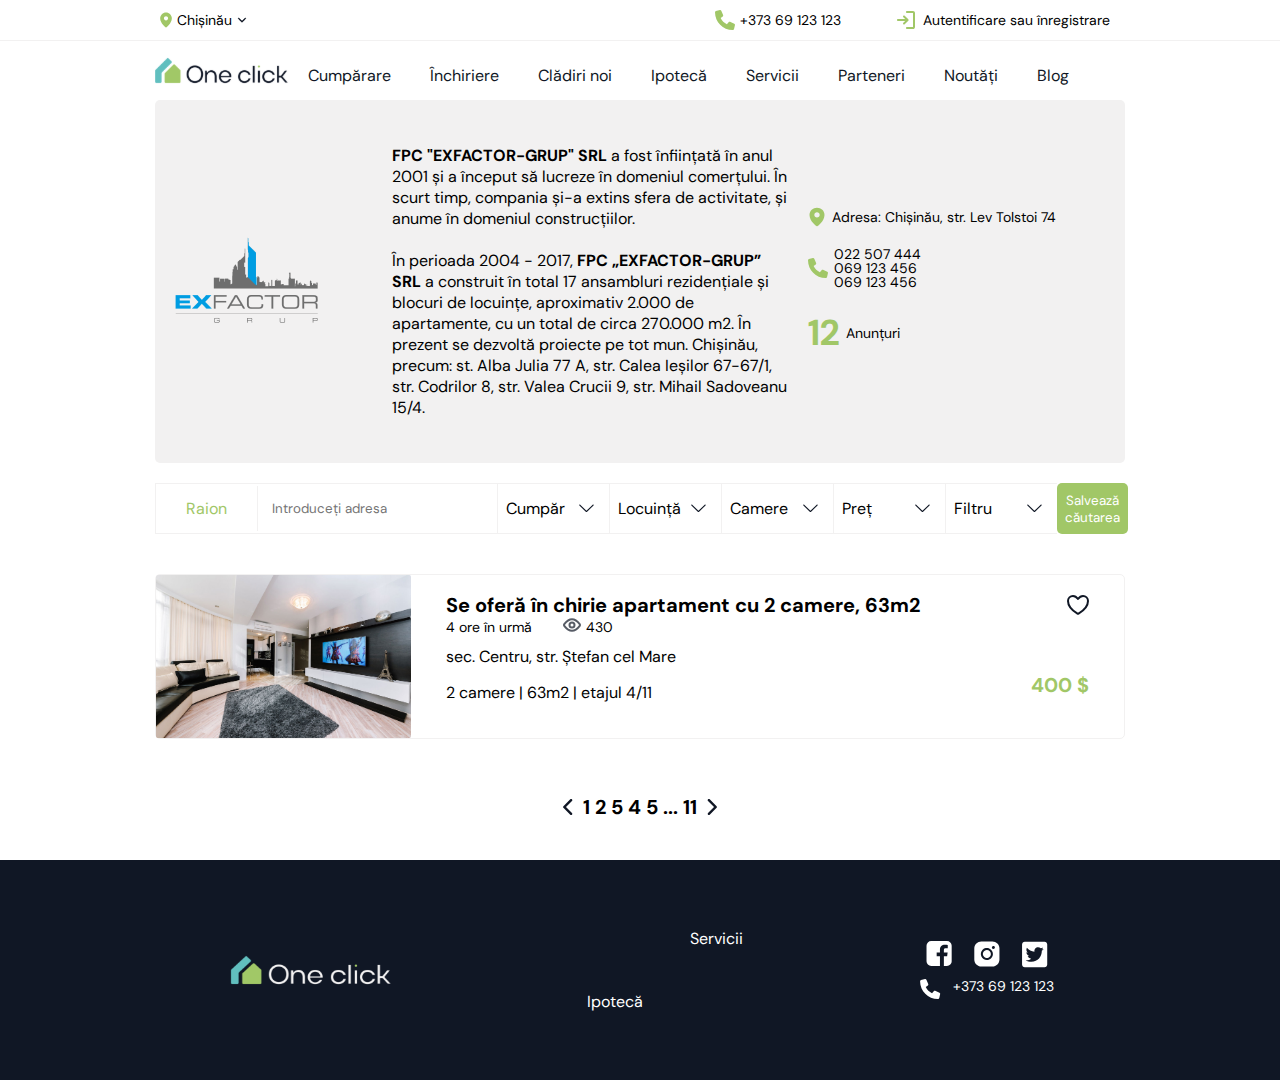
<file: partner-open-page.html>
<!DOCTYPE html>
<html lang="en">
<head>
    <meta charset="UTF-8"/>
    <meta
            name="viewport"
            content="width=device-width, user-scalable=no, initial-scale=1.0, maximum-scale=1.0, minimum-scale=1.0"
    />
    <meta http-equiv="X-UA-Compatible" content="ie=edge"/>
    <link rel="stylesheet" href="./css/style.css"/>
    <title>Open Partner Page</title>
</head>
<body>
<div class="wrapper ">
    <header class="header">
        <div class="header__content">
            <div class="header__connection connection _container">
                <div class="connection__city">
                    <div class="connection-block connection__city-modalShow">
                        <img src="./img/header/Subtract.svg" alt="location"/>
                        <span>Chișinău</span>
                        <img src="./img/header/vector_down.svg" alt="vector"/>
                    </div>
                    <div class="connection__city__modal-wrapper"></div>
                    <div class="connection__city-bg-modal">
                        <div class="connection__city-modal">
                            <div class="connection__city-input">
                                <label for="connection__city-input"> </label>
                                <input
                                        id="connection__city-input"
                                        type="text"
                                        placeholder="Indică orașul"
                                />
                                <img
                                        src="./img/main/close.svg"
                                        alt="close"
                                        class="connection__city-close"
                                />
                            </div>
                            <ul>
                                <li>Chișinău</li>
                                <li>Bălți</li>
                                <li>Cahul</li>
                                <li>Chișinău</li>
                                <li>Bălți</li>
                                <li>Cahul</li>
                                <li>Chișinău</li>
                                <li>Bălți</li>
                                <li>Cahul</li>
                                <li>Chișinău</li>
                                <li>Bălți</li>
                                <li>Cahul</li>
                            </ul>
                        </div>
                    </div>
                </div>
                <div class="connection__auth">
                    <div class="connection__phone connection-block">
                        <img src="./img/header/phone.svg" alt="phone"/><span
                    >+373 69 123 123</span
                    >
                    </div>
                    <div
                            onclick="showModalLogin()"
                            class="connection__login connection-block"
                    >
                        <img src="img/header/login.svg" alt="login"/>
                        <span>Autentificare sau înregistrare</span>
                    </div>
                </div>
            </div>

            <div class="header__menu menu _container">
                <div class="menu__logo logo">
                    <a href="index.html">
                        <img src="./img/header/logo_header.svg" alt="logo"
                        /></a>
                </div>
                <nav class="menu__body">
                    <ul class="menu__list">
                        <li>
                            <a href="buy-page.html" class="menu__link">Cumpărare</a>
                        </li>
                        <li>
                            <a href="rent-page.html" class="menu__link">Închiriere</a>
                        </li>
                        <li>
                            <a href="new-build-page.html" class="menu__link"
                            >Clădiri noi</a
                            >
                        </li>
                        <li onclick="showModalIpoteca()" class="menu__link">Ipotecă</li>
                        <li class="menu__link" onclick="showModalService()">
                            Servicii
                        </li>
                        <li>
                            <a href="partner-page.html" class="menu__link">Parteneri</a>
                        </li>
                        <li><a href="news-page.html" class="menu__link">Noutăți</a></li>
                        <li><a href="blog-page.html" class="menu__link">Blog</a></li>
                    </ul>
                </nav>
                <div class="menu__icon icon-menu" onclick="showBurgerMenu()">
                    <span></span>
                    <span></span>
                    <span></span>
                </div>
                <div id="modalIpoteca" class="modal__wrapper">
                    <div class="modal">
                        <div class="justify align-center">
                            <h3 class="modal__title title">Ipotecă</h3>
                            <span onclick="closeModalIpoteca()" class="modal__close"
                            >&times;</span
                            >
                        </div>
                        <div class="modal__content">
                            <a href="calculator-page.html">
                                <div class="service">
                                    <div class="service__img">
                                        <img src="./img/main/calc.svg" alt="calc"/>
                                    </div>
                                    <div class="service__title">Calculator ipotecă</div>
                                    <div class="service__text">Calculează</div>
                                </div>
                            </a>
                        </div>
                    </div>
                </div>

                <div id="modalService" class="modal__wrapper">
                    <div class="modal">
                        <div class="justify align-center">
                            <h3 class="modal__title title">Servicii</h3>
                            <span onclick="closeModalService()" class="modal__close"
                            >&times;</span
                            >
                        </div>

                        <div class="modal__content">
                            <a href="buy-page.html">
                                <div class="service">
                                    <div class="service__img">
                                        <img src="./img/main/house-circle.svg" alt="home"/>
                                    </div>
                                    <div class="service__title">Cumpărare și vânzare</div>
                                    <div class="service__text">123 557 oferte</div>
                                </div>
                            </a>
                            <a href="rent-page.html">
                                <div class="service">
                                    <div class="service__img">
                                        <img src="./img/main/sofa.svg" alt="sofa"/>
                                    </div>
                                    <div class="service__title">Chirie</div>
                                    <div class="service__text">50 222 oferte</div>
                                </div>
                            </a>
                        </div>
                    </div>
                </div>
                <nav id="mySidenav" class="menu__body_burger sidenav">
                    <span class="closebtn" onclick="closeBurgerMenu()">&times;</span>
                    <ul class="menu__list_burger">
                        <li>
                            <a href="buy-page.html" class="menu__link">Cumpărare</a>
                        </li>
                        <li>
                            <a href="rent-page.html" class="menu__link">Închiriere</a>
                        </li>
                        <li>
                            <a href="new-build-page.html" class="menu__link"
                            >Clădiri noi</a
                            >
                        </li>
                        <li class="justify" onclick="showBurgerIpoteca()">
                            <a href="#" class="menu__link">Ipotecă</a>
                            <img src="./img/header/arrow-green.svg" alt="arrow-green"/>
                        </li>
                        <li class="justify" onclick="showBurgerService()">
                            <a href="#" class="menu__link">Servicii</a>
                            <img src="./img/header/arrow-green.svg" alt="arrow-green"/>
                        </li>
                        <li>
                            <a href="partner-page.html" class="menu__link">Parteneri</a>
                        </li>
                        <li><a href="news-page.html" class="menu__link">Noutăți</a></li>
                        <li><a href="blog-page.html" class="menu__link">Blog</a></li>
                        <div class="connection__login align-center">
                            <img src="img/header/login.svg" alt="login"/>
                            <span class="ml-20">Autentificare sau înregistrare</span>
                        </div>
                    </ul>
                </nav>
                <nav id="mySidenavIpoteca" class="menu__body_burger sidenav">
              <span class="closebtn" onclick="closeBurgerIpoteca()"
              >&times;</span
              >
                    <ul class="menu__list_burger">
                        <li>
                            <a href="buy-page.html" class="menu__link">Calculator</a>
                        </li>
                    </ul>
                </nav>
                <nav id="mySidenavService" class="menu__body_burger sidenav">
              <span class="closebtn" onclick="closeBurgerService()"
              >&times;</span
              >
                    <ul class="menu__list_burger">
                        <li>
                            <a href="buy-page.html" class="menu__link"
                            >Cumpărare şi vânzare</a
                            >
                        </li>
                        <li>
                            <a href="rent-page.html" class="menu__link">Chirie</a>
                        </li>
                    </ul>
                </nav>
            </div>
            <div id="auth_login" class="auth__wrapper">
                <div class="auth">
                    <div class="auth__close">
                        <span onclick="closeModalLogin()">&times;</span>
                    </div>
                    <div class="auth__content">
                        <div class="auth__title">
                            <span>Conectați-vă la</span>
                            <a href="index.html">
                                <img src="./img/header/logo_header.svg" alt="logo"
                                /></a>
                        </div>
                        <div class="auth__btn bg-green">
                            <img src="./img/auth/google.svg" alt="google"/>Conectați-vă
                            prin Google
                        </div>
                        <div class="auth__btn bg-blue">
                            <img
                                    src="./img/auth/facebook.svg"
                                    alt="facebook"
                            />Conectați-vă prin Facebook
                        </div>
                        <hr/>
                        <div class="auth__input">
                            <label for="auth_login_input">
                                <img src="./img/auth/bx_user.svg" alt="user"/>
                            </label>
                            <input
                                    placeholder="Nume utilizator sau email"
                                    id="auth_login_input"
                                    name="auth_login_input"
                                    type="text"
                            />
                        </div>
                        <div class="auth__input">
                            <label for="auth_password">
                                <img src="./img/auth/password.svg" alt="password"/>
                            </label>
                            <input
                                    placeholder="Parola"
                                    id="auth_password"
                                    name="auth_password"
                                    type="text"
                            />
                        </div>
                        <div class="auth__text auth__text-active mb-20">
                            Ați uitat parola?
                        </div>
                        <div class="auth__btn bg-black text-center">Conectați-vă</div>
                        <div class="auth__text text-center">
                            Nu aveți un cont?
                            <span
                                    onclick="showModalRegistration()"
                                    class="auth__text-active"
                            >
                    Înregistrați-vă!</span
                            >
                        </div>
                    </div>
                </div>
            </div>
            <div id="auth_registration" class="auth__wrapper">
                <div class="auth">
                    <div class="auth__close">
                        <span onclick="closeModalRegistration()">&times;</span>
                    </div>
                    <div class="auth__content">
                        <div class="auth__title-registration">
                            <a href="index.html">
                                <img src="./img/header/logo_header.svg" alt="logo"
                                /></a>
                        </div>
                        <div class="auth__title-registration">
                            <span>Înregistrare</span>
                        </div>

                        <div class="auth__btn bg-green">
                            <img src="./img/auth/google.svg" alt="google"/>Conectați-vă
                            prin Google
                        </div>
                        <div class="auth__btn bg-blue">
                            <img
                                    src="./img/auth/facebook.svg"
                                    alt="facebook"
                            />Conectați-vă prin Facebook
                        </div>
                        <hr/>
                        <div class="auth__input">
                            <label for="auth_registration_email">
                                <img src="./img/auth/email.svg" alt="email"/>
                            </label>
                            <input
                                    placeholder="Email"
                                    id="auth_registration_email"
                                    name="auth_registration_email"
                                    type="text"
                            />
                        </div>
                        <div class="auth__input">
                            <label for="auth_registration_login">
                                <img src="./img/auth/bx_user.svg" alt="user"/>
                            </label>
                            <input
                                    placeholder="Nume utilizator sau email"
                                    id="auth_registration_login"
                                    name="auth_registration_login"
                                    type="text"
                            />
                        </div>
                        <div class="auth__input">
                            <label for="auth_registration_password">
                                <img src="./img/auth/password.svg" alt="password"/>
                            </label>
                            <input
                                    placeholder="Parola"
                                    id="auth_registration_password"
                                    name="auth_registration_password"
                                    type="text"
                            />
                        </div>
                        <div class="auth__text mb-20 check-box pl-20">
                            <input
                                    type="checkbox"
                                    name="auth_registration_agree"
                                    id="auth_registration_agree"
                            />
                            <label for="auth_registration_agree">
                                Sunt de acord cu
                                <span class="border-bottom"
                                >termenii de utilizare și politica de
                      confidențialitate</span
                                >
                            </label>
                        </div>
                        <div class="auth__btn bg-black text-center">Înregistrare</div>
                        <div class="auth__text text-center">
                            Deja aveți un cont?
                            <span onclick="showModalLogin()" class="auth__text-active">
                    Conectați-vă!</span
                            >
                        </div>
                    </div>
                </div>
            </div>
        </div>
    </header>

    <div class="main open-partner__wrapper">

        <div class="open-partner">
            <div class="_container">
                <div class="open-partner__card">
                    <div class="open-partner__card-img">
                        <img src="./img/partner/partner-img.png" alt="img"/>
                    </div>
                    <p class="open-partner__paragraph">
                        <span>FPC "EXFACTOR-GRUP" SRL</span> a fost înființată în anul 2001 și a început să lucreze în
                        domeniul
                        comerțului. În scurt timp, compania și-a extins sfera de activitate, și anume în domeniul
                        construcțiilor.
                        <br><br>
                        În perioada 2004 - 2017, <span>FPC „EXFACTOR-GRUP” SRL</span> a construit în total 17 ansambluri
                        rezidențiale
                        și blocuri de locuințe, aproximativ 2.000 de apartamente, cu un total de circa 270.000 m2. În
                        prezent se dezvoltă proiecte pe tot mun. Chișinău, precum: st. Alba Julia 77 A, str. Calea
                        Ieșilor 67-67/1, str. Codrilor 8, str. Valea Crucii 9, str. Mihail Sadoveanu 15/4.
                    </p>
                    <div class="open-partner__card-content">
                        <div class="partner__card-text partner__card-address">
                            <img
                                    width="17.5"
                                    height="20"
                                    src="./img/header/Subtract.svg"
                                    alt="location"
                            />
                            <div>Adresa: Chișinău, str. Lev Tolstoi 74</div>
                        </div>
                        <div class="partner__card-text partner__card-phone">
                            <img src="./img/header/phone.svg" alt="phone"/>
                            <ul>
                                <li>022 507 444</li>
                                <li>069 123 456</li>
                                <li>069 123 456</li>
                            </ul>
                        </div>
                        <div class="partner__card-text partner__card-items">
                            <div class="partner__card-count">12</div>
                            <div>Anunțuri</div>
                        </div>
                    </div>
                </div>
                <div class="open-partner__other">
                    <form class="search _container">
                        <div class="search__address">
                            <div class="search__address-raion">
                <span
                        onclick="showSearchModal('search-modal__raion','wrapper-modal__raion')"
                >Raion</span>
                                <div
                                        class="wrapper-modal__raion"
                                        onclick="closeSearchModal('search-modal__raion','wrapper-modal__raion')"
                                ></div>
                                <div class="search-modal search-modal__raion">
                                    <div class="search-modal__title">Chișinău</div>
                                    <div class="search-modal__content">
                                        <div class="check-box search-modal__item">
                                            <input
                                                    type="checkbox"
                                                    id="raion1"
                                                    name="raion1"
                                                    value="Centru"
                                            />
                                            <label for="raion1">Centru</label>
                                        </div>
                                        <div class="check-box search-modal__item">
                                            <input
                                                    type="checkbox"
                                                    id="raion2"
                                                    name="raion2"
                                                    value="Buiucani"
                                            />
                                            <label for="raion2">Buiucani</label>
                                        </div>
                                        <div class="check-box search-modal__item">
                                            <input
                                                    type="checkbox"
                                                    id="raion3"
                                                    name="raion3"
                                                    value="Botanica"
                                            />
                                            <label for="raion3">Botanica</label>
                                        </div>
                                        <div class="check-box search-modal__item">
                                            <input
                                                    type="checkbox"
                                                    id="raion4"
                                                    name="raion4"
                                                    value="Telecentru"
                                            />
                                            <label for="raion4">Telecentru</label>
                                        </div>
                                        <div class="check-box search-modal__item">
                                            <input
                                                    type="checkbox"
                                                    id="raion5"
                                                    name="raion5"
                                                    value="Rîșcani"
                                            />
                                            <label for="raion5">Rîșcani</label>
                                        </div>
                                        <div class="check-box search-modal__item">
                                            <input
                                                    type="checkbox"
                                                    id="raion6"
                                                    name="raion6"
                                                    value="Rîșcani"
                                            />
                                            <label for="raion6">Rîșcani</label>
                                        </div>
                                    </div>
                                    <div class="search-modal__btn">
                                        <button
                                                onclick="closeSearchModal('search-modal__raion','wrapper-modal__raion')"
                                                type="button"
                                        >
                                            Afișează
                                        </button>
                                    </div>
                                </div>
                            </div>
                            <input
                                    type="text"
                                    id="search__address"
                                    name="search__address"
                                    placeholder="Introduceți adresa"
                            />
                        </div>
                        <ul class="search__list">
                            <li>
                <span
                        onclick="showSearchModal('search-modal__offerType','wrapper-modal__offerType')"
                >Cumpăr</span
                >
                                <div
                                        class="wrapper-modal__offerType"
                                        onclick="closeSearchModal('search-modal__offerType','wrapper-modal__offerType')"
                                ></div>

                                <div class="search-modal search-modal__offerType">
                                    <div class="search-modal__content">
                                        <div class="check-box search-modal__item">
                                            <input
                                                    type="checkbox"
                                                    id="offerType1"
                                                    name="offerType1"
                                                    value="offerType1"
                                            />
                                            <label for="offerType1">Cumpăr</label>
                                        </div>
                                        <div class="check-box search-modal__item">
                                            <input
                                                    type="checkbox"
                                                    id="offerType2"
                                                    name="offerType2"
                                                    value="offerType2"
                                            />
                                            <label for="offerType2">Vând</label>
                                        </div>
                                        <div class="check-box search-modal__item">
                                            <input
                                                    type="checkbox"
                                                    id="offerType3"
                                                    name="offerType3"
                                                    value="offerType3"
                                            />
                                            <label for="offerType3">Închiriez</label>
                                        </div>
                                    </div>
                                    <div class="search-modal__btn">
                                        <button
                                                onclick="closeSearchModal('search-modal__offerType','wrapper-modal__offerType')"
                                                type="button"
                                        >
                                            Afișează
                                        </button>
                                    </div>
                                </div>
                            </li>

                            <li>
                <span
                        onclick="showSearchModal('search-modal__typeBuild','wrapper-modal__typeBuild')"
                >
                  Locuință
                </span>

                                <div
                                        class="wrapper-modal__typeBuild"
                                        onclick="closeSearchModal('search-modal__typeBuild','wrapper-modal__typeBuild')"
                                ></div>

                                <div class="search-modal search-modal__typeBuild">
                                    <div class="search-modal__content">
                                        <div class="check-box search-modal__item">
                                            <input
                                                    type="checkbox"
                                                    id="typeBuild0"
                                                    name="typeBuild0"
                                                    value="typeBuild0"
                                            />
                                            <label for="typeBuild0">Casă</label>
                                        </div>
                                        <div class="check-box search-modal__item">
                                            <input
                                                    type="checkbox"
                                                    id="typeBuild1"
                                                    name="typeBuild1"
                                                    value="typeBuild1"
                                            />
                                            <label for="typeBuild1">Apartament</label>
                                        </div>
                                        <div class="check-box search-modal__item">
                                            <input
                                                    type="checkbox"
                                                    id="typeBuild2"
                                                    name="typeBuild2"
                                                    value="typeBuild2"
                                            />
                                            <label for="typeBuild2">Cameră</label>
                                        </div>
                                        <div class="check-box search-modal__item">
                                            <input
                                                    type="checkbox"
                                                    id="typeBuild3"
                                                    name="typeBuild3"
                                                    value="typeBuild3"
                                            />
                                            <label for="typeBuild3">Townhouse</label>
                                        </div>
                                        <div class="check-box search-modal__item">
                                            <input
                                                    type="checkbox"
                                                    id="typeBuild4"
                                                    name="typeBuild4"
                                                    value="typeBuild4"
                                            />
                                            <label for="typeBuild4">Clădiri noi</label>
                                        </div>
                                    </div>
                                    <div class="search-modal__btn">
                                        <button
                                                onclick="closeSearchModal('search-modal__typeBuild','wrapper-modal__typeBuild')"
                                                type="button"
                                        >
                                            Afișează
                                        </button>
                                    </div>
                                </div>
                            </li>

                            <li>
                <span
                        onclick="showSearchModal('search-modal__roomCount','wrapper-modal__roomCount')"
                >Camere</span
                >

                                <div
                                        class="wrapper-modal__roomCount"
                                        onclick="closeSearchModal('search-modal__roomCount','wrapper-modal__roomCount')"
                                ></div>

                                <div class="search-modal search-modal__roomCount">
                                    <div class="search-modal__content-roomCount">
                                        <div
                                                class="check-box-custom search-modal__checkbox-roomCount"
                                        >
                                            <input
                                                    type="checkbox"
                                                    id="roomCount1"
                                                    name="roomCount1"
                                                    value="roomCount1"
                                            />
                                            <label for="roomCount1">1</label>
                                        </div>
                                        <div
                                                class="check-box-custom search-modal__checkbox-roomCount"
                                        >
                                            <input
                                                    type="checkbox"
                                                    id="roomCount2"
                                                    name="roomCount2"
                                                    value="roomCount2"
                                            />
                                            <label for="roomCount2">2</label>
                                        </div>
                                        <div
                                                class="check-box-custom search-modal__checkbox-roomCount"
                                        >
                                            <input
                                                    type="checkbox"
                                                    id="roomCount3"
                                                    name="roomCount3"
                                                    value="roomCount3"
                                            />
                                            <label for="roomCount3">3</label>
                                        </div>
                                        <div
                                                class="check-box-custom search-modal__checkbox-roomCount"
                                        >
                                            <input
                                                    type="checkbox"
                                                    id="roomCount4"
                                                    name="roomCount4"
                                                    value="roomCount4"
                                            />
                                            <label for="roomCount4">4</label>
                                        </div>
                                        <div
                                                class="check-box-custom search-modal__checkbox-roomCount"
                                        >
                                            <input
                                                    type="checkbox"
                                                    id="roomCount5+"
                                                    name="roomCount5+"
                                                    value="roomCount5+"
                                            />
                                            <label for="roomCount5+">5+</label>
                                        </div>
                                        <div
                                                class="check-box-custom search-modal__checkbox-roomCount"
                                        >
                                            <input
                                                    type="checkbox"
                                                    id="roomCount6"
                                                    name="roomCount6"
                                                    value="roomCount6"
                                            />
                                            <label for="roomCount6">studio</label>
                                        </div>
                                    </div>
                                    <div class="search-modal__btn">
                                        <button
                                                onclick="closeSearchModal('search-modal__roomCount','wrapper-modal__roomCount')"
                                                type="button"
                                        >
                                            Afișează
                                        </button>
                                    </div>
                                </div>
                            </li>

                            <li>
                <span
                        onclick="showSearchModal('search-modal__price','wrapper-modal__price')"
                >Preț</span
                >

                                <div
                                        class="wrapper-modal__price"
                                        onclick="closeSearchModal('search-modal__price','wrapper-modal__price')"
                                ></div>

                                <div class="search-modal search-modal__price">
                                    <div class="search-modal__content">
                                        <div class="search-modal__content-price">
                                            <div class="search-modal__input-price">
                                                <input
                                                        type="text"
                                                        name="priceFrom"
                                                        placeholder="de la"
                                                />
                                            </div>
                                            <div class="search-modal__input-price">
                                                <input
                                                        type="text"
                                                        name="priceBefore"
                                                        placeholder="până la"
                                                />
                                            </div>
                                        </div>
                                        <div class="search-modal__content-price">
                                            <div class="radio-custom search-modal__radio-price">
                                                <input
                                                        type="radio"
                                                        id="price1"
                                                        name="price"
                                                        value="price1"
                                                />
                                                <label for="price1">mdl</label>
                                            </div>
                                            <div class="radio-custom search-modal__radio-price">
                                                <input
                                                        type="radio"
                                                        id="price2"
                                                        name="price"
                                                        value="price2"
                                                />
                                                <label for="price2">eur</label>
                                            </div>
                                            <div class="radio-custom search-modal__radio-price">
                                                <input
                                                        type="radio"
                                                        id="price3"
                                                        name="price"
                                                        value="price3"
                                                />
                                                <label for="price3">usd</label>
                                            </div>
                                        </div>
                                    </div>
                                    <div class="search-modal__btn">
                                        <button
                                                onclick="closeSearchModal('search-modal__price','wrapper-modal__price')"
                                                type="button"
                                        >
                                            Afișează
                                        </button>
                                    </div>
                                </div>
                            </li>

                            <li>
                <span
                        onclick="showSearchModal('search-modal__filter','wrapper-modal__filter')"
                >
                  Filtru</span
                >

                                <div
                                        class="wrapper-modal__filter"
                                        onclick="closeSearchModal('search-modal__filter','wrapper-modal__filter')"
                                ></div>

                                <div class="search-modal search-modal__filter">
                                    <div class="search-modal__content">
                                        <div class="search-modal__title">Suprafață totală</div>
                                        <div class="search-modal__content-filter">
                                            <div class="search-modal__input-filter">
                                                <input
                                                        type="text"
                                                        name="filterTotalAriaFrom"
                                                        placeholder="de la"
                                                />
                                            </div>
                                            <div class="search-modal__input-filter">
                                                <input
                                                        type="text"
                                                        name="filterTotalAriaBefore"
                                                        placeholder="până la"
                                                />
                                            </div>
                                        </div>
                                        <div class="search-modal__title">Suprafață bucătarie</div>
                                        <div class="search-modal__content-filter">
                                            <div class="search-modal__input-filter">
                                                <input
                                                        type="text"
                                                        name="filterKitchenAriaFrom"
                                                        placeholder="de la"
                                                />
                                            </div>
                                            <div class="search-modal__input-filter">
                                                <input
                                                        type="text"
                                                        name="filterKitchenAriaBefore"
                                                        placeholder="până la"
                                                />
                                            </div>
                                        </div>

                                        <div class="search-modal__content-filter">
                                            <div class="radio-custom search-modal__select-filter">
                                                <div class="form-select">
                                                    <label for="select-filter" class="search-modal__title"
                                                    >Lorem ipsum</label
                                                    ><br/>
                                                    <select name="select-filter" id="select-filter">
                                                        <option value="1">1</option>
                                                        <option value="2">2</option>
                                                        <option value="3">3</option>
                                                    </select>
                                                </div>
                                            </div>
                                        </div>

                                        <div class="search-modal__title">Lorem ipsum</div>
                                        <div class="search-modal__content-filter">
                                            <div class="radio-custom search-modal__radio-filter">
                                                <input
                                                        type="radio"
                                                        id="filterLorem1"
                                                        name="filterLorem"
                                                        value="filterLorem1"
                                                />
                                                <label for="filterLorem1">1</label>
                                            </div>
                                            <div class="radio-custom search-modal__radio-filter">
                                                <input
                                                        type="radio"
                                                        id="filterLorem2"
                                                        name="filterLorem"
                                                        value="filterLorem2"
                                                />
                                                <label for="filterLorem2">2</label>
                                            </div>
                                            <div class="radio-custom search-modal__radio-filter">
                                                <input
                                                        type="radio"
                                                        id="filterLorem3"
                                                        name="filterLorem"
                                                        value="filterLorem3"
                                                />
                                                <label for="filterLorem3">3</label>
                                            </div>
                                        </div>
                                    </div>
                                    <div class="search-modal__btn">
                                        <button
                                                onclick="closeSearchModal('search-modal__filter','wrapper-modal__filter')"
                                                type="button"
                                        >
                                            Afișează
                                        </button>
                                    </div>
                                </div>
                            </li>
                        </ul>
                        <button class="search__btn btnRadius">Salvează căutarea</button>

                        <div
                                class="search__filter c-pointer"
                                onclick="showFilterBurger('search__burger-nav')"
                        >
                            <img src="./img/buy-page/filter.svg" alt="filter"/>
                        </div>

                        <!--      Filter bugger      -->
                        <div id="searchNavBurger" class="search__burger-nav sidenav">
                            <div class="search__burger-title">
                                Filtre
                                <button
                                        type="submit"
                                        class="color-green c-pointer fs-16 fw-700"
                                        onclick="closeFilterBurger('search__burger-nav')"
                                >
                                    Aplica
                                </button>
                            </div>

                            <ul class="search__burger-list">
                                <li
                                        class="search__burger-item"
                                        onclick="showFilterBurger('search__burger-offerType')"
                                >
                                    Tip ofertă
                                </li>
                                <li
                                        class="search__burger-item"
                                        onclick="showFilterBurger('search__burger-typeBuild')"
                                >
                                    Tip locuință
                                </li>
                                <li
                                        class="search__burger-item"
                                        onclick="showFilterBurger('search__burger-roomCount')"
                                >
                                    Numărul de camere
                                </li>
                                <li
                                        class="search__burger-item"
                                        onclick="showFilterBurger('search__burger-price')"
                                >
                                    Preț
                                </li>
                                <li
                                        class="search__burger-item"
                                        onclick="showFilterBurger('search__burger-filter')"
                                >
                                    Filtru
                                </li>
                            </ul>

                            <div class="search__burger-offerType sidenav">
                                <div class="search__burger-title">
                                    Tip ofertă
                                    <span
                                            class="color-green c-pointer"
                                            onclick="closeFilterBurger('search__burger-offerType')"
                                    >Aplica</span
                                    >
                                </div>
                                <div class="search-modal__content">
                                    <div class="check-box search-modal__item">
                                        <input
                                                type="checkbox"
                                                id="offerTypeMobile1"
                                                name="offerType1"
                                                value="offerType1"
                                        />
                                        <label for="offerTypeMobile1">Cumpăr</label>
                                    </div>
                                    <div class="check-box search-modal__item">
                                        <input
                                                type="checkbox"
                                                id="offerTypeMobile2"
                                                name="offerType2"
                                                value="offerType2"
                                        />
                                        <label for="offerTypeMobile2">Vând</label>
                                    </div>
                                    <div class="check-box search-modal__item">
                                        <input
                                                type="checkbox"
                                                id="offerTypeMobile3"
                                                name="offerType3"
                                                value="offerType3"
                                        />
                                        <label for="offerTypeMobile3">Închiriez</label>
                                    </div>
                                </div>
                            </div>

                            <div class="search__burger-typeBuild sidenav">
                                <div class="search__burger-title">
                                    Tip locuință
                                    <span
                                            class="color-green c-pointer"
                                            onclick="closeFilterBurger('search__burger-typeBuild')"
                                    >Aplica</span
                                    >
                                </div>
                                <div class="search-modal__content">
                                    <div class="check-box search-modal__item">
                                        <input
                                                type="checkbox"
                                                id="typeBuildMobile1"
                                                name="typeBuild1"
                                                value="typeBuild1"
                                        />
                                        <label for="typeBuildMobile1">Casă</label>
                                    </div>

                                    <div class="check-box search-modal__item">
                                        <input
                                                type="checkbox"
                                                id="typeBuildMobile2"
                                                name="typeBuild2"
                                                value="typeBuild2"
                                        />
                                        <label for="typeBuildMobile2">Apartament</label>
                                    </div>
                                    <div class="check-box search-modal__item">
                                        <input
                                                type="checkbox"
                                                id="typeBuildMobile3"
                                                name="typeBuild3"
                                                value="typeBuild3"
                                        />
                                        <label for="typeBuildMobile3">Cameră</label>
                                    </div>
                                    <div class="check-box search-modal__item">
                                        <input
                                                type="checkbox"
                                                id="typeBuildMobile4"
                                                name="typeBuild4"
                                                value="typeBuild4"
                                        />
                                        <label for="typeBuildMobile4">Townhouse</label>
                                    </div>
                                    <div class="check-box search-modal__item">
                                        <input
                                                type="checkbox"
                                                id="typeBuildMobile5"
                                                name="typeBuild5"
                                                value="typeBuild5"
                                        />
                                        <label for="typeBuildMobile5">Clădiri noi</label>
                                    </div>
                                    <div class="check-box search-modal__item">
                                        <input
                                                type="checkbox"
                                                id="typeBuildMobile6"
                                                name="typeBuild6"
                                                value="typeBuild6"
                                        />
                                        <label for="typeBuildMobile6">Lorem</label>
                                    </div>
                                    <div class="check-box search-modal__item">
                                        <input
                                                type="checkbox"
                                                id="typeBuildMobile7"
                                                name="typeBuild7"
                                                value="typeBuild7"
                                        />
                                        <label for="typeBuildMobile7">Lorem</label>
                                    </div>
                                </div>
                            </div>

                            <div class="search__burger-roomCount sidenav">
                                <div class="search__burger-title">
                                    Numărul de camere
                                    <span
                                            class="color-green c-pointer"
                                            onclick="closeFilterBurger('search__burger-roomCount')"
                                    >Aplica</span
                                    >
                                </div>
                                <div class="search-modal__content-roomCount">
                                    <div
                                            class="check-box-custom search-modal__checkbox-roomCount"
                                    >
                                        <input
                                                type="checkbox"
                                                id="roomCountMobile1"
                                                name="roomCount1"
                                                value="roomCount1"
                                        />
                                        <label for="roomCountMobile1">1</label>
                                    </div>
                                    <div
                                            class="check-box-custom search-modal__checkbox-roomCount"
                                    >
                                        <input
                                                type="checkbox"
                                                id="roomCountMobile2"
                                                name="roomCount2"
                                                value="roomCount2"
                                        />
                                        <label for="roomCountMobile2">2</label>
                                    </div>
                                    <div
                                            class="check-box-custom search-modal__checkbox-roomCount"
                                    >
                                        <input
                                                type="checkbox"
                                                id="roomCountMobile3"
                                                name="roomCount3"
                                                value="roomCount3"
                                        />
                                        <label for="roomCountMobile3">3</label>
                                    </div>
                                    <div
                                            class="check-box-custom search-modal__checkbox-roomCount"
                                    >
                                        <input
                                                type="checkbox"
                                                id="roomCountMobile4"
                                                name="roomCount4"
                                                value="roomCount4"
                                        />
                                        <label for="roomCount4">4</label>
                                    </div>
                                    <div
                                            class="check-box-custom search-modal__checkbox-roomCount"
                                    >
                                        <input
                                                type="checkbox"
                                                id="roomCountMobile5+"
                                                name="roomCount5+"
                                                value="roomCount5+"
                                        />
                                        <label for="roomCountMobile5+">5+</label>
                                    </div>
                                    <div
                                            class="check-box-custom search-modal__checkbox-roomCount"
                                    >
                                        <input
                                                type="checkbox"
                                                id="roomCountMobile6"
                                                name="roomCount6"
                                                value="roomCount6"
                                        />
                                        <label for="roomCountMobile6">studio</label>
                                    </div>
                                </div>
                            </div>

                            <div class="search__burger-price sidenav">
                                <div class="search__burger-title">
                                    Preț
                                    <span
                                            class="color-green c-pointer"
                                            onclick="closeFilterBurger('search__burger-price')"
                                    >Aplica</span
                                    >
                                </div>
                                <div class="search-modal__content-price">
                                    <div class="search-modal__input-price">
                                        <input type="text" name="priceFrom" placeholder="de la"/>
                                    </div>
                                    <div class="search-modal__input-price">
                                        <input
                                                type="text"
                                                name="priceBefore"
                                                placeholder="până la"
                                        />
                                    </div>
                                </div>
                                <div class="search-modal__content-price">
                                    <div class="radio-custom search-modal__radio-price">
                                        <input
                                                type="radio"
                                                id="priceMobile1"
                                                name="price"
                                                value="price1"
                                        />
                                        <label for="priceMobile1">mdl</label>
                                    </div>
                                    <div class="radio-custom search-modal__radio-price">
                                        <input
                                                type="radio"
                                                id="priceMobile2"
                                                name="price"
                                                value="price2"
                                        />
                                        <label for="priceMobile2">eur</label>
                                    </div>
                                    <div class="radio-custom search-modal__radio-price">
                                        <input
                                                type="radio"
                                                id="priceMobile3"
                                                name="price"
                                                value="price3"
                                        />
                                        <label for="priceMobile3">usd</label>
                                    </div>
                                </div>
                            </div>

                            <div class="search__burger-filter sidenav">
                                <div class="search__burger-title">
                                    Filtru
                                    <span
                                            class="color-green c-pointer"
                                            onclick="closeFilterBurger('search__burger-filter')"
                                    >Aplica</span
                                    >
                                </div>
                                <div class="search-modal__title">Suprafață totală</div>
                                <div class="search-modal__content-filter">
                                    <div class="search-modal__input-filter">
                                        <input
                                                type="text"
                                                name="filterTotalAriaFrom"
                                                placeholder="de la"
                                        />
                                    </div>
                                    <div class="search-modal__input-filter">
                                        <input
                                                type="text"
                                                name="filterTotalAriaBefore"
                                                placeholder="până la"
                                        />
                                    </div>
                                </div>
                                <div class="search-modal__title">Suprafață bucătarie</div>
                                <div class="search-modal__content-filter">
                                    <div class="search-modal__input-filter">
                                        <input
                                                type="text"
                                                name="filterKitchenAriaFrom"
                                                placeholder="de la"
                                        />
                                    </div>
                                    <div class="search-modal__input-filter">
                                        <input
                                                type="text"
                                                name="filterKitchenAriaBefore"
                                                placeholder="până la"
                                        />
                                    </div>
                                </div>

                                <div class="search-modal__content-filter">
                                    <div class="radio-custom search-modal__select-filter">
                                        <div class="form-select">
                                            <label for="select-filter" class="search-modal__title"
                                            >Lorem ipsum</label
                                            ><br/>
                                            <select name="select-filter" id="select-filterMobile">
                                                <option value="1">1</option>
                                                <option value="2">2</option>
                                                <option value="3">3</option>
                                            </select>
                                        </div>
                                    </div>
                                </div>

                                <div class="search-modal__title">Lorem ipsum</div>
                                <div class="search-modal__content-filter">
                                    <div class="radio-custom search-modal__radio-filter">
                                        <input
                                                type="radio"
                                                id="filterLoremMobile1"
                                                name="filterLorem"
                                                value="filterLorem1"
                                        />
                                        <label for="filterLoremMobile1">1</label>
                                    </div>
                                    <div class="radio-custom search-modal__radio-filter">
                                        <input
                                                type="radio"
                                                id="filterLoremMobile2"
                                                name="filterLorem"
                                                value="filterLorem2"
                                        />
                                        <label for="filterLoremMobile2">2</label>
                                    </div>
                                    <div class="radio-custom search-modal__radio-filter">
                                        <input
                                                type="radio"
                                                id="filterLoremMobile3"
                                                name="filterLorem"
                                                value="filterLorem3"
                                        />
                                        <label for="filterLoremMobile3">3</label>
                                    </div>
                                </div>
                            </div>
                        </div>
                    </form>

                    <div class="buy-page__content buy-page__container">
                        <ul class="buy-page__list">
                            <li class="buy-page__item">
                                <div class="buy-page__img"><img src="./img/product-page/room.jpg" alt=""></div>
                                <div class=" card">
                                    <div class=" card__header">
                                        <h2 class="card__title">
                                            Se oferă în chirie apartament cu 2 camere, 63m2
                                        </h2>
                                        <div class="card__favorite card__desktop">
                                            <img src="./img/buy-page/favorite.svg" alt="favorite">
                                        </div>
                                        <div class="card__price card__price_mobile ">400 $</div>
                                    </div>

                                    <div class=" card__views ">
                                        <div class="card__views_text card__desktop">
                                            <div class="card__views_time">4 ore în urmă</div>
                                            <div class="card__views_count">
                                                <img src="./img/product-page/eye.svg" alt="eye"/> 430
                                            </div>
                                        </div>

                                    </div>

                                    <div class=" card__address">
                                        sec. Centru, str. Ștefan cel Mare
                                    </div>
                                    <div class=" card__features_wrapper">
                                        <div class="card__features">2 camere | 63m2 | etajul 4/11</div>
                                        <div class="card__price card__desktop">400 $</div>
                                    </div>
                                </div>
                            </li>


                        </ul>
                        <div class="buy-page__pagination"><img src="./img/slider/arrow-prev.svg" alt="arrow-prev">
                            <div> 1 2 5 4 5 ... 11</div>
                            <img src="./img/slider/arrow-next.svg" alt="arrow-next"></div>
                    </div>
                </div>
            </div>
        </div>

    </div>

    <footer class="footer">
        <div class="footer__content _container">
            <div class="footer__logo logo">
                <img src="./img/footer/logo_footer.svg" alt="logo"/>
            </div>
            <div class="footer__nav nav">
                <ul class="nav__list">
                    <li><a href="buy-page.html" class="menu__link">Cumpărare</a></li>
                    <li><a href="rent-page.html" class="menu__link">Închiriere</a></li>
                    <li><a href="new-build-page.html" class="menu__link">Clădiri noi</a></li>
                    <li><a href="" class="menu__link">Ipotecă</a></li>
                </ul>
                <ul class="nav__list">
                    <li><a href="" class="menu__link">Servicii</a></li>
                    <li><a href="partner-page.html" class="menu__link">Parteneri</a></li>
                    <li><a href="news-page.html" class="menu__link">Noutăți</a></li>
                    <li><a href="blog-page.html" class="menu__link">Blog</a></li>
                </ul>
            </div>
            <div class="footer__social social">
                <div class="social__message">
                    <a href="" class="social__item"
                    ><img src="./img/footer/facebook.svg" alt="facebook"
                    /></a>
                    <a href="" class="social__item"
                    ><img src="./img/footer/insta.svg" alt="insta"
                    /></a>
                    <a href="" class="social__item"
                    ><img src="./img/footer/twitter.svg" alt="twitter"
                    /></a>
                </div>
                <div class="social__phone">
                    <img src="./img/footer/phone.svg" alt="phone"/><span
                >+373 69 123 123</span
                >
                </div>
            </div>
        </div>
    </footer>
</div>

<script src="https://code.jquery.com/jquery-3.6.1.min.js"></script>
<script src="./js/slick.min.js"></script>
<script src="js/sliders.js"></script>
<script src="js/script.js"></script>
</body>
</html>
</file>
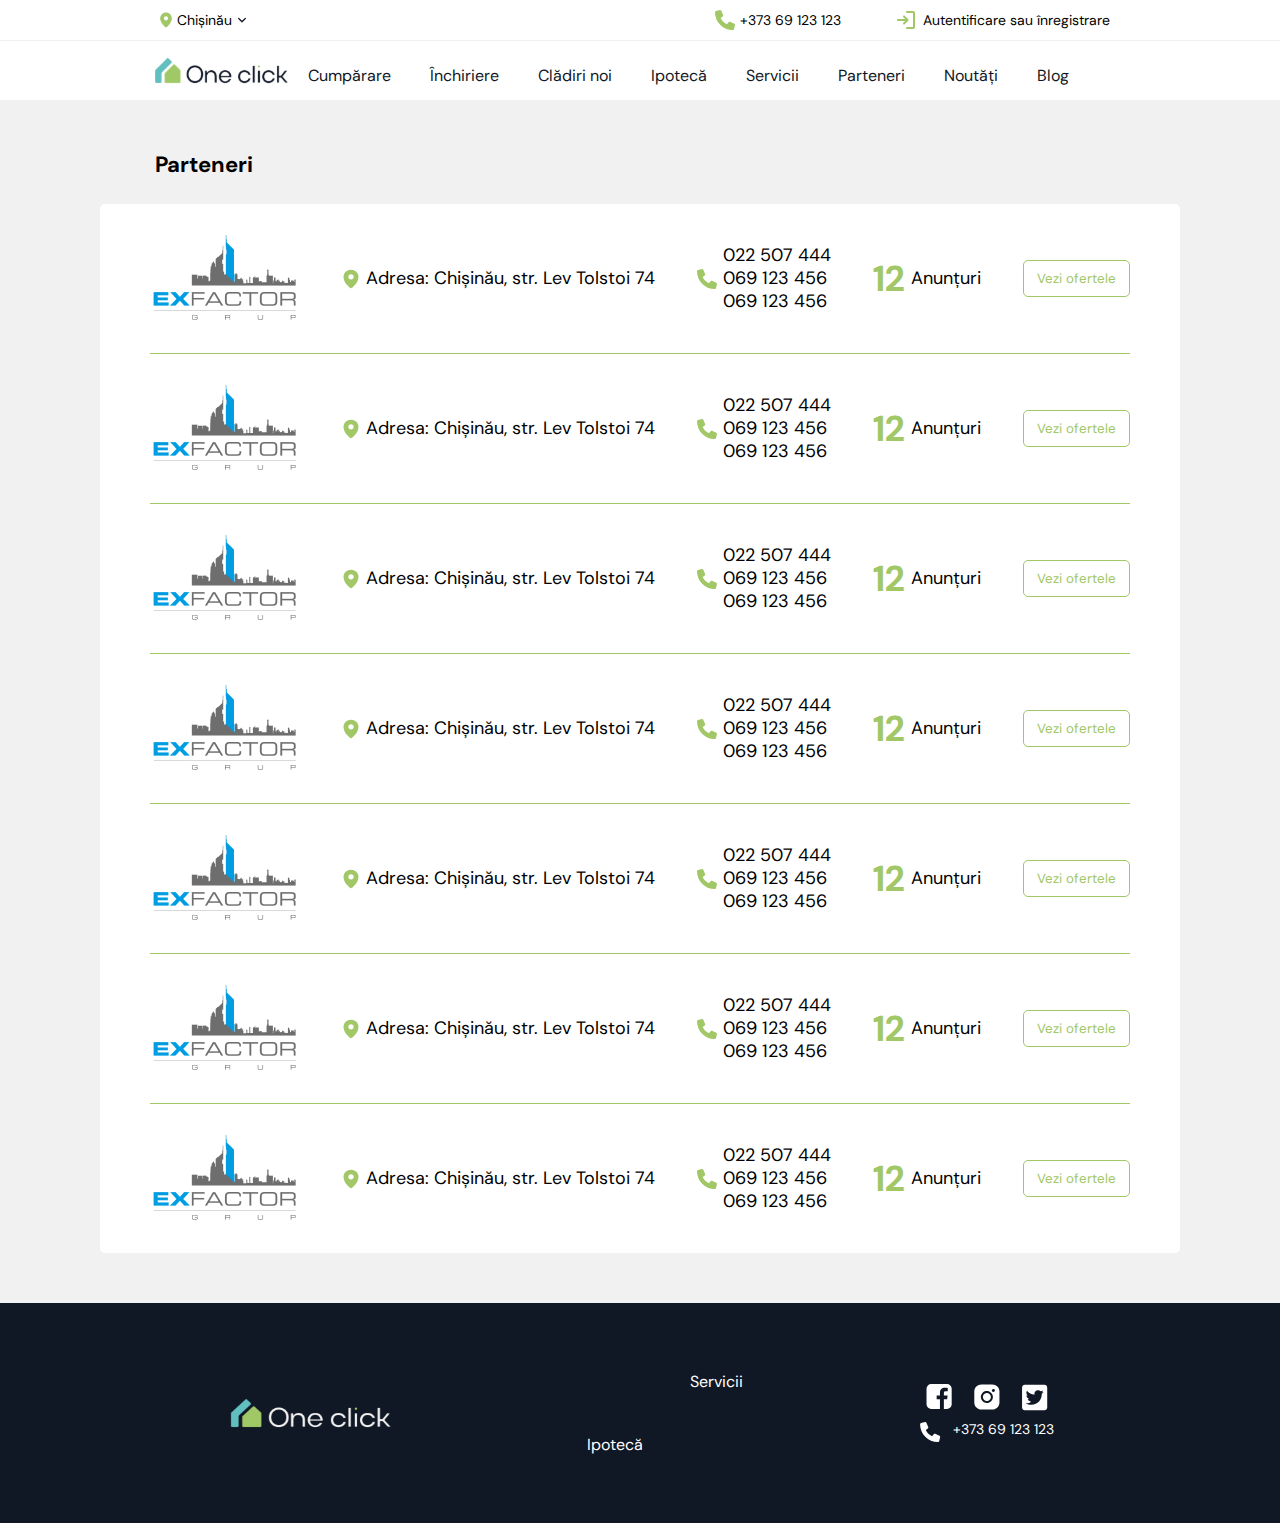
<file: partner-page.html>
<!DOCTYPE html>
<html lang="en">
  <head>
    <meta charset="UTF-8" />
    <meta
      name="viewport"
      content="width=device-width, user-scalable=no, initial-scale=1.0, maximum-scale=1.0, minimum-scale=1.0"
    />
    <meta http-equiv="X-UA-Compatible" content="ie=edge" />
    <link rel="stylesheet" href="./css/style.css" />
    <title>Partner Page</title>
  </head>
  <body>
    <div class="wrapper">
      <header class="header">
        <div class="header__content">
          <div class="header__connection connection _container">
            <div class="connection__city">
              <div class="connection-block connection__city-modalShow">
                <img src="./img/header/Subtract.svg" alt="location" />
                <span>Chișinău</span>
                <img src="./img/header/vector_down.svg" alt="vector" />
              </div>
              <div class="connection__city__modal-wrapper"></div>
              <div class="connection__city-bg-modal">
                <div class="connection__city-modal">
                  <div class="connection__city-input">
                    <label for="connection__city-input"> </label>
                    <input
                            id="connection__city-input"
                            type="text"
                            placeholder="Indică orașul"
                    />
                    <img
                            src="./img/main/close.svg"
                            alt="close"
                            class="connection__city-close"
                    />
                  </div>
                  <ul>
                    <li>Chișinău</li>
                    <li>Bălți</li>
                    <li>Cahul</li>
                    <li>Chișinău</li>
                    <li>Bălți</li>
                    <li>Cahul</li>
                    <li>Chișinău</li>
                    <li>Bălți</li>
                    <li>Cahul</li>
                    <li>Chișinău</li>
                    <li>Bălți</li>
                    <li>Cahul</li>
                  </ul>
                </div>
              </div>
            </div>
            <div class="connection__auth">
              <div class="connection__phone connection-block">
                <img src="./img/header/phone.svg" alt="phone" /><span
              >+373 69 123 123</span
              >
              </div>
              <div
                      onclick="showModalLogin()"
                      class="connection__login connection-block"
              >
                <img src="img/header/login.svg" alt="login" />
                <span>Autentificare sau înregistrare</span>
              </div>
            </div>
          </div>

          <div class="header__menu menu _container">
            <div class="menu__logo logo">
              <a href="index.html">
                <img src="./img/header/logo_header.svg" alt="logo"
                /></a>
            </div>
            <nav class="menu__body">
              <ul class="menu__list">
                <li>
                  <a href="buy-page.html" class="menu__link">Cumpărare</a>
                </li>
                <li>
                  <a href="rent-page.html" class="menu__link">Închiriere</a>
                </li>
                <li>
                  <a href="new-build-page.html" class="menu__link"
                  >Clădiri noi</a
                  >
                </li>
                <li onclick="showModalIpoteca()" class="menu__link">Ipotecă</li>
                <li class="menu__link" onclick="showModalService()">
                  Servicii
                </li>
                <li>
                  <a href="partner-page.html" class="menu__link">Parteneri</a>
                </li>
                <li><a href="news-page.html" class="menu__link">Noutăți</a></li>
                <li><a href="blog-page.html" class="menu__link">Blog</a></li>
              </ul>
            </nav>
            <div class="menu__icon icon-menu" onclick="showBurgerMenu()">
              <span></span>
              <span></span>
              <span></span>
            </div>
            <div id="modalIpoteca" class="modal__wrapper">
              <div class="modal">
                <div class="justify align-center">
                  <h3 class="modal__title title">Ipotecă</h3>
                  <span onclick="closeModalIpoteca()" class="modal__close"
                  >&times;</span
                  >
                </div>
                <div class="modal__content">
                  <a href="calculator-page.html">
                    <div class="service">
                      <div class="service__img">
                        <img src="./img/main/calc.svg" alt="calc" />
                      </div>
                      <div class="service__title">Calculator ipotecă</div>
                      <div class="service__text">Calculează</div>
                    </div>
                  </a>
                </div>
              </div>
            </div>

            <div id="modalService" class="modal__wrapper">
              <div class="modal">
                <div class="justify align-center">
                  <h3 class="modal__title title">Servicii</h3>
                  <span onclick="closeModalService()" class="modal__close"
                  >&times;</span
                  >
                </div>

                <div class="modal__content">
                  <a href="buy-page.html">
                    <div class="service">
                      <div class="service__img">
                        <img src="./img/main/house-circle.svg" alt="home" />
                      </div>
                      <div class="service__title">Cumpărare și vânzare</div>
                      <div class="service__text">123 557 oferte</div>
                    </div>
                  </a>
                  <a href="rent-page.html">
                    <div class="service">
                      <div class="service__img">
                        <img src="./img/main/sofa.svg" alt="sofa" />
                      </div>
                      <div class="service__title">Chirie</div>
                      <div class="service__text">50 222 oferte</div>
                    </div>
                  </a>
                </div>
              </div>
            </div>
            <nav id="mySidenav" class="menu__body_burger sidenav">
              <span class="closebtn" onclick="closeBurgerMenu()">&times;</span>
              <ul class="menu__list_burger">
                <li>
                  <a href="buy-page.html" class="menu__link">Cumpărare</a>
                </li>
                <li>
                  <a href="rent-page.html" class="menu__link">Închiriere</a>
                </li>
                <li>
                  <a href="new-build-page.html" class="menu__link"
                  >Clădiri noi</a
                  >
                </li>
                <li class="justify" onclick="showBurgerIpoteca()">
                  <a href="#" class="menu__link">Ipotecă</a>
                  <img src="./img/header/arrow-green.svg" alt="arrow-green" />
                </li>
                <li class="justify" onclick="showBurgerService()">
                  <a href="#" class="menu__link">Servicii</a>
                  <img src="./img/header/arrow-green.svg" alt="arrow-green" />
                </li>
                <li>
                  <a href="partner-page.html" class="menu__link">Parteneri</a>
                </li>
                <li><a href="news-page.html" class="menu__link">Noutăți</a></li>
                <li><a href="blog-page.html" class="menu__link">Blog</a></li>
                <div class="connection__login align-center">
                  <img src="img/header/login.svg" alt="login" />
                  <span class="ml-20">Autentificare sau înregistrare</span>
                </div>
              </ul>
            </nav>
            <nav id="mySidenavIpoteca" class="menu__body_burger sidenav">
              <span class="closebtn" onclick="closeBurgerIpoteca()"
              >&times;</span
              >
              <ul class="menu__list_burger">
                <li>
                  <a href="buy-page.html" class="menu__link">Calculator</a>
                </li>
              </ul>
            </nav>
            <nav id="mySidenavService" class="menu__body_burger sidenav">
              <span class="closebtn" onclick="closeBurgerService()"
              >&times;</span
              >
              <ul class="menu__list_burger">
                <li>
                  <a href="buy-page.html" class="menu__link"
                  >Cumpărare şi vânzare</a
                  >
                </li>
                <li>
                  <a href="rent-page.html" class="menu__link">Chirie</a>
                </li>
              </ul>
            </nav>
          </div>
          <div id="auth_login" class="auth__wrapper">
            <div class="auth">
              <div class="auth__close">
                <span onclick="closeModalLogin()">&times;</span>
              </div>
              <div class="auth__content">
                <div class="auth__title">
                  <span>Conectați-vă la</span>
                  <a href="index.html">
                    <img src="./img/header/logo_header.svg" alt="logo"
                    /></a>
                </div>
                <div class="auth__btn bg-green">
                  <img src="./img/auth/google.svg" alt="google" />Conectați-vă
                  prin Google
                </div>
                <div class="auth__btn bg-blue">
                  <img
                          src="./img/auth/facebook.svg"
                          alt="facebook"
                  />Conectați-vă prin Facebook
                </div>
                <hr />
                <div class="auth__input">
                  <label for="auth_login_input">
                    <img src="./img/auth/bx_user.svg" alt="user" />
                  </label>
                  <input
                          placeholder="Nume utilizator sau email"
                          id="auth_login_input"
                          name="auth_login_input"
                          type="text"
                  />
                </div>
                <div class="auth__input">
                  <label for="auth_password">
                    <img src="./img/auth/password.svg" alt="password" />
                  </label>
                  <input
                          placeholder="Parola"
                          id="auth_password"
                          name="auth_password"
                          type="text"
                  />
                </div>
                <div class="auth__text auth__text-active mb-20">
                  Ați uitat parola?
                </div>
                <div class="auth__btn bg-black text-center">Conectați-vă</div>
                <div class="auth__text text-center">
                  Nu aveți un cont?
                  <span
                          onclick="showModalRegistration()"
                          class="auth__text-active"
                  >
                    Înregistrați-vă!</span
                  >
                </div>
              </div>
            </div>
          </div>
          <div id="auth_registration" class="auth__wrapper">
            <div class="auth">
              <div class="auth__close">
                <span onclick="closeModalRegistration()">&times;</span>
              </div>
              <div class="auth__content">
                <div class="auth__title-registration">
                  <a href="index.html">
                    <img src="./img/header/logo_header.svg" alt="logo"
                    /></a>
                </div>
                <div class="auth__title-registration">
                  <span>Înregistrare</span>
                </div>

                <div class="auth__btn bg-green">
                  <img src="./img/auth/google.svg" alt="google" />Conectați-vă
                  prin Google
                </div>
                <div class="auth__btn bg-blue">
                  <img
                          src="./img/auth/facebook.svg"
                          alt="facebook"
                  />Conectați-vă prin Facebook
                </div>
                <hr />
                <div class="auth__input">
                  <label for="auth_registration_email">
                    <img src="./img/auth/email.svg" alt="email" />
                  </label>
                  <input
                          placeholder="Email"
                          id="auth_registration_email"
                          name="auth_registration_email"
                          type="text"
                  />
                </div>
                <div class="auth__input">
                  <label for="auth_registration_login">
                    <img src="./img/auth/bx_user.svg" alt="user" />
                  </label>
                  <input
                          placeholder="Nume utilizator sau email"
                          id="auth_registration_login"
                          name="auth_registration_login"
                          type="text"
                  />
                </div>
                <div class="auth__input">
                  <label for="auth_registration_password">
                    <img src="./img/auth/password.svg" alt="password" />
                  </label>
                  <input
                          placeholder="Parola"
                          id="auth_registration_password"
                          name="auth_registration_password"
                          type="text"
                  />
                </div>
                <div class="auth__text mb-20 check-box pl-20">
                  <input
                          type="checkbox"
                          name="auth_registration_agree"
                          id="auth_registration_agree"
                  />
                  <label for="auth_registration_agree">
                    Sunt de acord cu
                    <span class="border-bottom"
                    >termenii de utilizare și politica de
                      confidențialitate</span
                    >
                  </label>
                </div>
                <div class="auth__btn bg-black text-center">Înregistrare</div>
                <div class="auth__text text-center">
                  Deja aveți un cont?
                  <span onclick="showModalLogin()" class="auth__text-active">
                    Conectați-vă!</span
                  >
                </div>
              </div>
            </div>
          </div>
        </div>
      </header>

      <div class="main">
        <div class="partner main">
          <div class="partner__container">
            <h2 class="title-h2 _container">Parteneri</h2>
            <ul class="partner__content">
              <li class="partner__card">
                <a href="partner-open-page.html" class="partner__card-container">
                  <div class="partner__card-img">
                    <img src="./img/partner/partner-img.png" alt="img" />
                  </div>
                  <div class="partner__card-text partner__card-address">
                    <img
                      width="17.5"
                      height="20"
                      src="./img/header/Subtract.svg"
                      alt="location"
                    />
                    <div>Adresa: Chișinău, str. Lev Tolstoi 74</div>
                  </div>
                  <div class="partner__card-text partner__card-phone">
                    <img src="./img/header/phone.svg" alt="phone" />
                    <ul>
                      <li>022 507 444</li>
                      <li>069 123 456</li>
                      <li>069 123 456</li>
                    </ul>
                  </div>
                  <div class="partner__card-text partner__card-items">
                    <div class="partner__card-count">12</div>
                    <div>Anunțuri</div>
                  </div>
                  <div class="partner__btn">
                    <button>Vezi ofertele</button>
                  </div>
                </a>
              </li>
              <li class="partner__card">
                <a href="partner-open-page.html" class="partner__card-container">
                  <div class="partner__card-img">
                    <img src="./img/partner/partner-img.png" alt="img" />
                  </div>
                  <div class="partner__card-text partner__card-address">
                    <img
                            width="17.5"
                            height="20"
                            src="./img/header/Subtract.svg"
                            alt="location"
                    />
                    <div>Adresa: Chișinău, str. Lev Tolstoi 74</div>
                  </div>
                  <div class="partner__card-text partner__card-phone">
                    <img src="./img/header/phone.svg" alt="phone" />
                    <ul>
                      <li>022 507 444</li>
                      <li>069 123 456</li>
                      <li>069 123 456</li>
                    </ul>
                  </div>
                  <div class="partner__card-text partner__card-items">
                    <div class="partner__card-count">12</div>
                    <div>Anunțuri</div>
                  </div>
                  <div class="partner__btn">
                    <button>Vezi ofertele</button>
                  </div>
                </a>
              </li>
              <li class="partner__card">
                <a href="partner-open-page.html" class="partner__card-container">
                  <div class="partner__card-img">
                    <img src="./img/partner/partner-img.png" alt="img" />
                  </div>
                  <div class="partner__card-text partner__card-address">
                    <img
                            width="17.5"
                            height="20"
                            src="./img/header/Subtract.svg"
                            alt="location"
                    />
                    <div>Adresa: Chișinău, str. Lev Tolstoi 74</div>
                  </div>
                  <div class="partner__card-text partner__card-phone">
                    <img src="./img/header/phone.svg" alt="phone" />
                    <ul>
                      <li>022 507 444</li>
                      <li>069 123 456</li>
                      <li>069 123 456</li>
                    </ul>
                  </div>
                  <div class="partner__card-text partner__card-items">
                    <div class="partner__card-count">12</div>
                    <div>Anunțuri</div>
                  </div>
                  <div class="partner__btn">
                    <button>Vezi ofertele</button>
                  </div>
                </a>
              </li>
              <li class="partner__card">
                <a href="partner-open-page.html" class="partner__card-container">
                  <div class="partner__card-img">
                    <img src="./img/partner/partner-img.png" alt="img" />
                  </div>
                  <div class="partner__card-text partner__card-address">
                    <img
                            width="17.5"
                            height="20"
                            src="./img/header/Subtract.svg"
                            alt="location"
                    />
                    <div>Adresa: Chișinău, str. Lev Tolstoi 74</div>
                  </div>
                  <div class="partner__card-text partner__card-phone">
                    <img src="./img/header/phone.svg" alt="phone" />
                    <ul>
                      <li>022 507 444</li>
                      <li>069 123 456</li>
                      <li>069 123 456</li>
                    </ul>
                  </div>
                  <div class="partner__card-text partner__card-items">
                    <div class="partner__card-count">12</div>
                    <div>Anunțuri</div>
                  </div>
                  <div class="partner__btn">
                    <button>Vezi ofertele</button>
                  </div>
                </a>
              </li>
              <li class="partner__card">
                <a href="partner-open-page.html" class="partner__card-container">
                  <div class="partner__card-img">
                    <img src="./img/partner/partner-img.png" alt="img" />
                  </div>
                  <div class="partner__card-text partner__card-address">
                    <img
                            width="17.5"
                            height="20"
                            src="./img/header/Subtract.svg"
                            alt="location"
                    />
                    <div>Adresa: Chișinău, str. Lev Tolstoi 74</div>
                  </div>
                  <div class="partner__card-text partner__card-phone">
                    <img src="./img/header/phone.svg" alt="phone" />
                    <ul>
                      <li>022 507 444</li>
                      <li>069 123 456</li>
                      <li>069 123 456</li>
                    </ul>
                  </div>
                  <div class="partner__card-text partner__card-items">
                    <div class="partner__card-count">12</div>
                    <div>Anunțuri</div>
                  </div>
                  <div class="partner__btn">
                    <button>Vezi ofertele</button>
                  </div>
                </a>
              </li>
              <li class="partner__card">
                <a href="partner-open-page.html" class="partner__card-container">
                  <div class="partner__card-img">
                    <img src="./img/partner/partner-img.png" alt="img" />
                  </div>
                  <div class="partner__card-text partner__card-address">
                    <img
                            width="17.5"
                            height="20"
                            src="./img/header/Subtract.svg"
                            alt="location"
                    />
                    <div>Adresa: Chișinău, str. Lev Tolstoi 74</div>
                  </div>
                  <div class="partner__card-text partner__card-phone">
                    <img src="./img/header/phone.svg" alt="phone" />
                    <ul>
                      <li>022 507 444</li>
                      <li>069 123 456</li>
                      <li>069 123 456</li>
                    </ul>
                  </div>
                  <div class="partner__card-text partner__card-items">
                    <div class="partner__card-count">12</div>
                    <div>Anunțuri</div>
                  </div>
                  <div class="partner__btn">
                    <button>Vezi ofertele</button>
                  </div>
                </a>
              </li>
              <li class="partner__card">
                <a href="partner-open-page.html" class="partner__card-container">
                  <div class="partner__card-img">
                    <img src="./img/partner/partner-img.png" alt="img" />
                  </div>
                  <div class="partner__card-text partner__card-address">
                    <img
                            width="17.5"
                            height="20"
                            src="./img/header/Subtract.svg"
                            alt="location"
                    />
                    <div>Adresa: Chișinău, str. Lev Tolstoi 74</div>
                  </div>
                  <div class="partner__card-text partner__card-phone">
                    <img src="./img/header/phone.svg" alt="phone" />
                    <ul>
                      <li>022 507 444</li>
                      <li>069 123 456</li>
                      <li>069 123 456</li>
                    </ul>
                  </div>
                  <div class="partner__card-text partner__card-items">
                    <div class="partner__card-count">12</div>
                    <div>Anunțuri</div>
                  </div>
                  <div class="partner__btn">
                    <button>Vezi ofertele</button>
                  </div>
                </a>
              </li>
            </ul>
          </div>
        </div>
      </div>

      <footer class="footer">
        <div class="footer__content _container">
          <div class="footer__logo logo">
            <img src="./img/footer/logo_footer.svg" alt="logo" />
          </div>
          <div class="footer__nav nav">
            <ul class="nav__list">
              <li><a href="buy-page.html" class="menu__link">Cumpărare</a></li>
              <li><a href="rent-page.html" class="menu__link">Închiriere</a></li>
              <li><a href="new-build-page.html" class="menu__link">Clădiri noi</a></li>
              <li><a href="" class="menu__link">Ipotecă</a></li>
            </ul>
            <ul class="nav__list">
              <li><a href="" class="menu__link">Servicii</a></li>
              <li><a href="partner-page.html" class="menu__link">Parteneri</a></li>
              <li><a href="news-page.html" class="menu__link">Noutăți</a></li>
              <li><a href="blog-page.html" class="menu__link">Blog</a></li>
            </ul>
          </div>
          <div class="footer__social social">
            <div class="social__message">
              <a href="" class="social__item"
              ><img src="./img/footer/facebook.svg" alt="facebook"
              /></a>
              <a href="" class="social__item"
              ><img src="./img/footer/insta.svg" alt="insta"
              /></a>
              <a href="" class="social__item"
              ><img src="./img/footer/twitter.svg" alt="twitter"
              /></a>
            </div>
            <div class="social__phone">
              <img src="./img/footer/phone.svg" alt="phone" /><span
            >+373 69 123 123</span
            >
            </div>
          </div>
        </div>
      </footer>
    </div>

    <script src="https://code.jquery.com/jquery-3.6.1.min.js"></script>
    <script src="./js/slick.min.js"></script>
    <script src="js/sliders.js"></script>
    <script src="js/script.js"></script>
  </body>
</html>
</file>
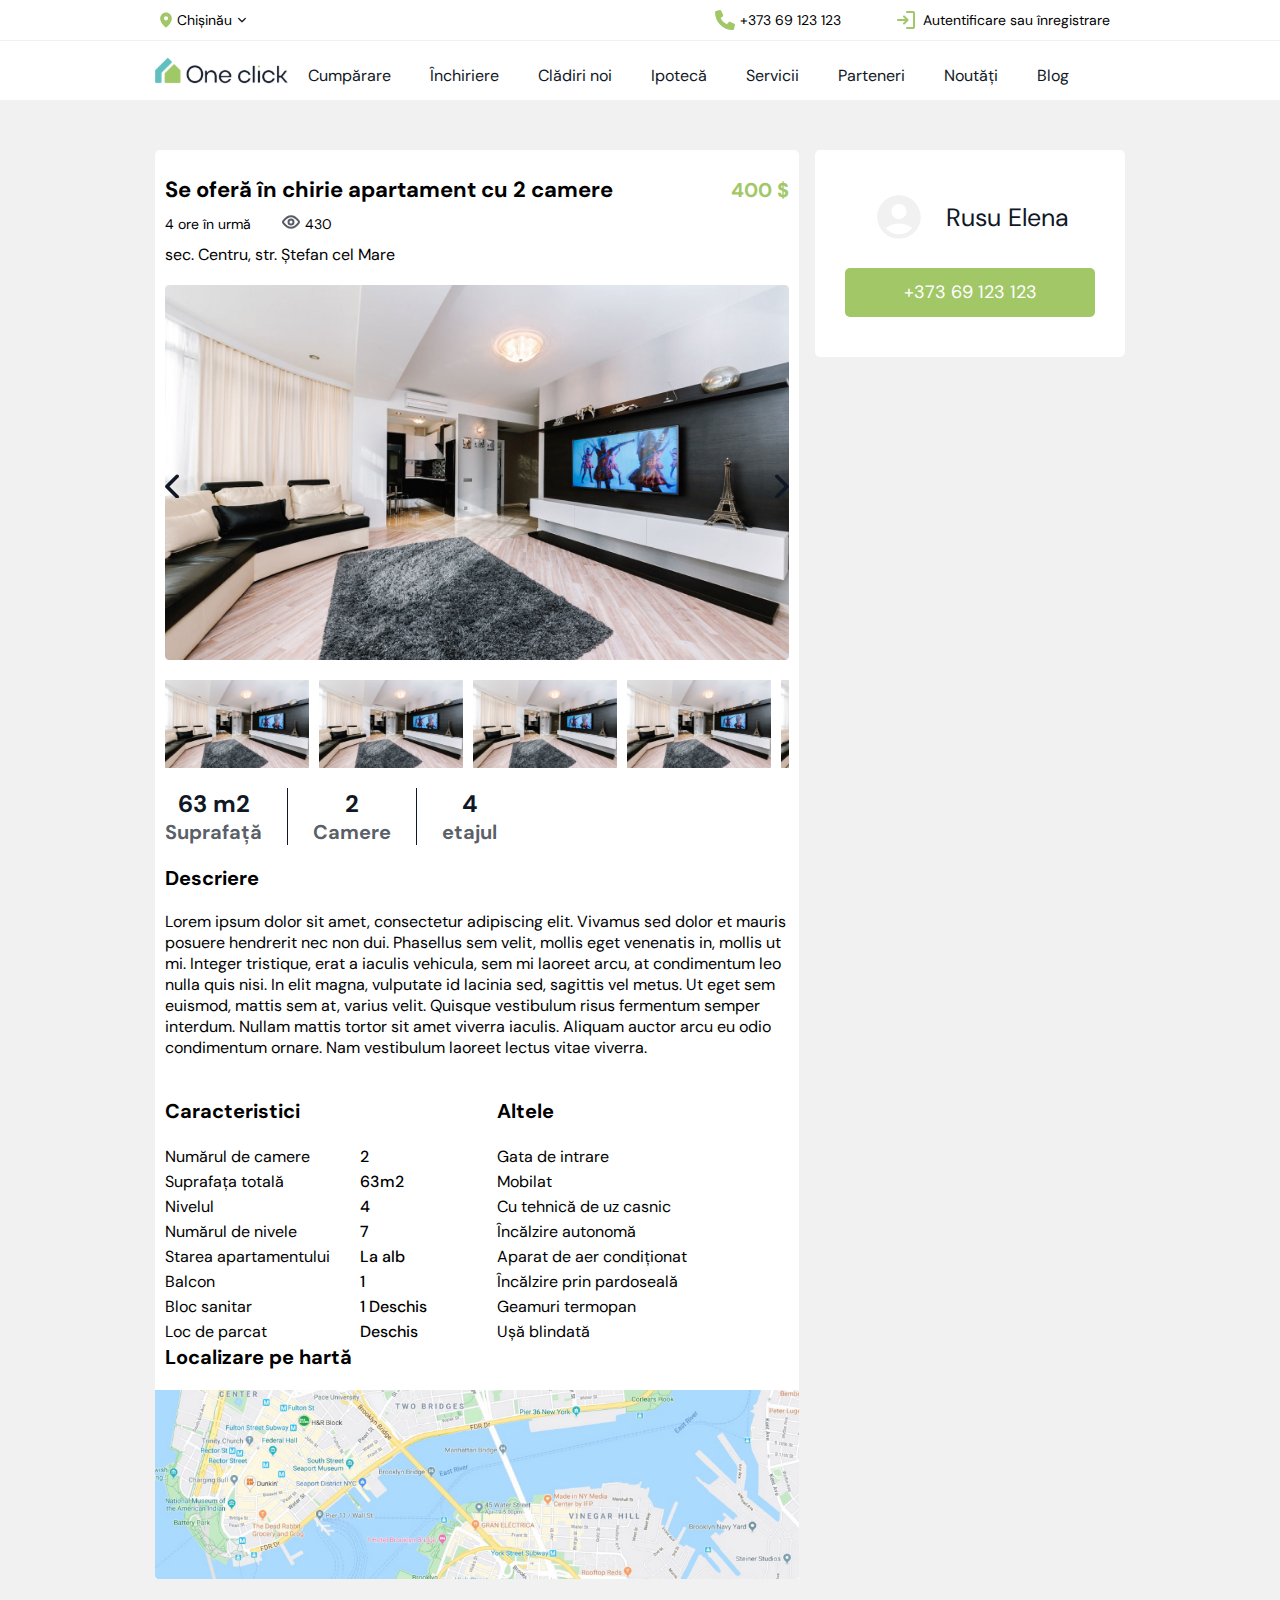
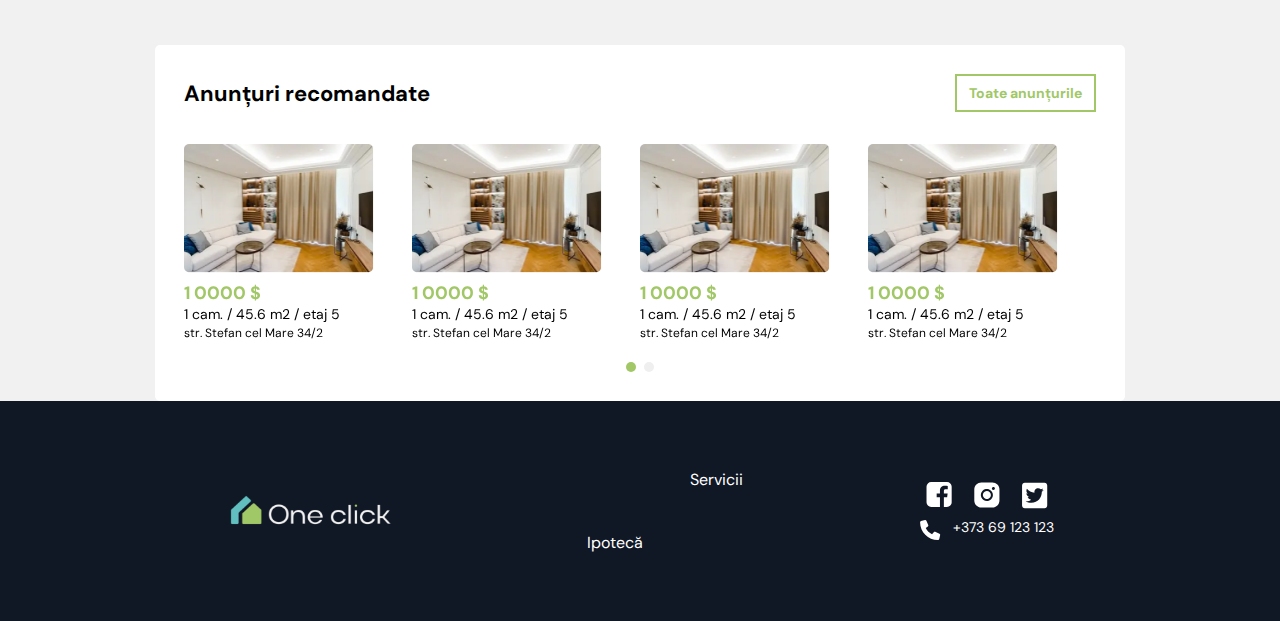
<file: product-page.html>
<!DOCTYPE html>
<html lang="en">
<head>
    <meta charset="UTF-8"/>
    <meta
            name="viewport"
            content="width=device-width, user-scalable=no, initial-scale=1.0, maximum-scale=1.0, minimum-scale=1.0"
    />
    <meta http-equiv="X-UA-Compatible" content="ie=edge"/>
    <link rel="stylesheet" href="./css/style.css"/>
    <title>Product Page</title>
</head>
<body>
<div class="wrapper">
    <header class="header">
        <div class="header__content">
            <div class="header__connection connection _container">
                <div class="connection__city">
                    <div class="connection-block connection__city-modalShow">
                        <img src="./img/header/Subtract.svg" alt="location" />
                        <span>Chișinău</span>
                        <img src="./img/header/vector_down.svg" alt="vector" />
                    </div>
                    <div class="connection__city__modal-wrapper"></div>
                    <div class="connection__city-bg-modal">
                        <div class="connection__city-modal">
                            <div class="connection__city-input">
                                <label for="connection__city-input"> </label>
                                <input
                                        id="connection__city-input"
                                        type="text"
                                        placeholder="Indică orașul"
                                />
                                <img
                                        src="./img/main/close.svg"
                                        alt="close"
                                        class="connection__city-close"
                                />
                            </div>
                            <ul>
                                <li>Chișinău</li>
                                <li>Bălți</li>
                                <li>Cahul</li>
                                <li>Chișinău</li>
                                <li>Bălți</li>
                                <li>Cahul</li>
                                <li>Chișinău</li>
                                <li>Bălți</li>
                                <li>Cahul</li>
                                <li>Chișinău</li>
                                <li>Bălți</li>
                                <li>Cahul</li>
                            </ul>
                        </div>
                    </div>
                </div>
                <div class="connection__auth">
                    <div class="connection__phone connection-block">
                        <img src="./img/header/phone.svg" alt="phone" /><span
                    >+373 69 123 123</span
                    >
                    </div>
                    <div
                            onclick="showModalLogin()"
                            class="connection__login connection-block"
                    >
                        <img src="img/header/login.svg" alt="login" />
                        <span>Autentificare sau înregistrare</span>
                    </div>
                </div>
            </div>

            <div class="header__menu menu _container">
                <div class="menu__logo logo">
                    <a href="index.html">
                        <img src="./img/header/logo_header.svg" alt="logo"
                        /></a>
                </div>
                <nav class="menu__body">
                    <ul class="menu__list">
                        <li>
                            <a href="buy-page.html" class="menu__link">Cumpărare</a>
                        </li>
                        <li>
                            <a href="rent-page.html" class="menu__link">Închiriere</a>
                        </li>
                        <li>
                            <a href="new-build-page.html" class="menu__link"
                            >Clădiri noi</a
                            >
                        </li>
                        <li onclick="showModalIpoteca()" class="menu__link">Ipotecă</li>
                        <li class="menu__link" onclick="showModalService()">
                            Servicii
                        </li>
                        <li>
                            <a href="partner-page.html" class="menu__link">Parteneri</a>
                        </li>
                        <li><a href="news-page.html" class="menu__link">Noutăți</a></li>
                        <li><a href="blog-page.html" class="menu__link">Blog</a></li>
                    </ul>
                </nav>
                <div class="menu__icon icon-menu" onclick="showBurgerMenu()">
                    <span></span>
                    <span></span>
                    <span></span>
                </div>
                <div id="modalIpoteca" class="modal__wrapper">
                    <div class="modal">
                        <div class="justify align-center">
                            <h3 class="modal__title title">Ipotecă</h3>
                            <span onclick="closeModalIpoteca()" class="modal__close"
                            >&times;</span
                            >
                        </div>
                        <div class="modal__content">
                            <a href="calculator-page.html">
                                <div class="service">
                                    <div class="service__img">
                                        <img src="./img/main/calc.svg" alt="calc" />
                                    </div>
                                    <div class="service__title">Calculator ipotecă</div>
                                    <div class="service__text">Calculează</div>
                                </div>
                            </a>
                        </div>
                    </div>
                </div>

                <div id="modalService" class="modal__wrapper">
                    <div class="modal">
                        <div class="justify align-center">
                            <h3 class="modal__title title">Servicii</h3>
                            <span onclick="closeModalService()" class="modal__close"
                            >&times;</span
                            >
                        </div>

                        <div class="modal__content">
                            <a href="buy-page.html">
                                <div class="service">
                                    <div class="service__img">
                                        <img src="./img/main/house-circle.svg" alt="home" />
                                    </div>
                                    <div class="service__title">Cumpărare și vânzare</div>
                                    <div class="service__text">123 557 oferte</div>
                                </div>
                            </a>
                            <a href="rent-page.html">
                                <div class="service">
                                    <div class="service__img">
                                        <img src="./img/main/sofa.svg" alt="sofa" />
                                    </div>
                                    <div class="service__title">Chirie</div>
                                    <div class="service__text">50 222 oferte</div>
                                </div>
                            </a>
                        </div>
                    </div>
                </div>
                <nav id="mySidenav" class="menu__body_burger sidenav">
                    <span class="closebtn" onclick="closeBurgerMenu()">&times;</span>
                    <ul class="menu__list_burger">
                        <li>
                            <a href="buy-page.html" class="menu__link">Cumpărare</a>
                        </li>
                        <li>
                            <a href="rent-page.html" class="menu__link">Închiriere</a>
                        </li>
                        <li>
                            <a href="new-build-page.html" class="menu__link"
                            >Clădiri noi</a
                            >
                        </li>
                        <li class="justify" onclick="showBurgerIpoteca()">
                            <a href="#" class="menu__link">Ipotecă</a>
                            <img src="./img/header/arrow-green.svg" alt="arrow-green" />
                        </li>
                        <li class="justify" onclick="showBurgerService()">
                            <a href="#" class="menu__link">Servicii</a>
                            <img src="./img/header/arrow-green.svg" alt="arrow-green" />
                        </li>
                        <li>
                            <a href="partner-page.html" class="menu__link">Parteneri</a>
                        </li>
                        <li><a href="news-page.html" class="menu__link">Noutăți</a></li>
                        <li><a href="blog-page.html" class="menu__link">Blog</a></li>
                        <div class="connection__login align-center">
                            <img src="img/header/login.svg" alt="login" />
                            <span class="ml-20">Autentificare sau înregistrare</span>
                        </div>
                    </ul>
                </nav>
                <nav id="mySidenavIpoteca" class="menu__body_burger sidenav">
              <span class="closebtn" onclick="closeBurgerIpoteca()"
              >&times;</span
              >
                    <ul class="menu__list_burger">
                        <li>
                            <a href="buy-page.html" class="menu__link">Calculator</a>
                        </li>
                    </ul>
                </nav>
                <nav id="mySidenavService" class="menu__body_burger sidenav">
              <span class="closebtn" onclick="closeBurgerService()"
              >&times;</span
              >
                    <ul class="menu__list_burger">
                        <li>
                            <a href="buy-page.html" class="menu__link"
                            >Cumpărare şi vânzare</a
                            >
                        </li>
                        <li>
                            <a href="rent-page.html" class="menu__link">Chirie</a>
                        </li>
                    </ul>
                </nav>
            </div>
            <div id="auth_login" class="auth__wrapper">
                <div class="auth">
                    <div class="auth__close">
                        <span onclick="closeModalLogin()">&times;</span>
                    </div>
                    <div class="auth__content">
                        <div class="auth__title">
                            <span>Conectați-vă la</span>
                            <a href="index.html">
                                <img src="./img/header/logo_header.svg" alt="logo"
                                /></a>
                        </div>
                        <div class="auth__btn bg-green">
                            <img src="./img/auth/google.svg" alt="google" />Conectați-vă
                            prin Google
                        </div>
                        <div class="auth__btn bg-blue">
                            <img
                                    src="./img/auth/facebook.svg"
                                    alt="facebook"
                            />Conectați-vă prin Facebook
                        </div>
                        <hr />
                        <div class="auth__input">
                            <label for="auth_login_input">
                                <img src="./img/auth/bx_user.svg" alt="user" />
                            </label>
                            <input
                                    placeholder="Nume utilizator sau email"
                                    id="auth_login_input"
                                    name="auth_login_input"
                                    type="text"
                            />
                        </div>
                        <div class="auth__input">
                            <label for="auth_password">
                                <img src="./img/auth/password.svg" alt="password" />
                            </label>
                            <input
                                    placeholder="Parola"
                                    id="auth_password"
                                    name="auth_password"
                                    type="text"
                            />
                        </div>
                        <div class="auth__text auth__text-active mb-20">
                            Ați uitat parola?
                        </div>
                        <div class="auth__btn bg-black text-center">Conectați-vă</div>
                        <div class="auth__text text-center">
                            Nu aveți un cont?
                            <span
                                    onclick="showModalRegistration()"
                                    class="auth__text-active"
                            >
                    Înregistrați-vă!</span
                            >
                        </div>
                    </div>
                </div>
            </div>
            <div id="auth_registration" class="auth__wrapper">
                <div class="auth">
                    <div class="auth__close">
                        <span onclick="closeModalRegistration()">&times;</span>
                    </div>
                    <div class="auth__content">
                        <div class="auth__title-registration">
                            <a href="index.html">
                                <img src="./img/header/logo_header.svg" alt="logo"
                                /></a>
                        </div>
                        <div class="auth__title-registration">
                            <span>Înregistrare</span>
                        </div>

                        <div class="auth__btn bg-green">
                            <img src="./img/auth/google.svg" alt="google" />Conectați-vă
                            prin Google
                        </div>
                        <div class="auth__btn bg-blue">
                            <img
                                    src="./img/auth/facebook.svg"
                                    alt="facebook"
                            />Conectați-vă prin Facebook
                        </div>
                        <hr />
                        <div class="auth__input">
                            <label for="auth_registration_email">
                                <img src="./img/auth/email.svg" alt="email" />
                            </label>
                            <input
                                    placeholder="Email"
                                    id="auth_registration_email"
                                    name="auth_registration_email"
                                    type="text"
                            />
                        </div>
                        <div class="auth__input">
                            <label for="auth_registration_login">
                                <img src="./img/auth/bx_user.svg" alt="user" />
                            </label>
                            <input
                                    placeholder="Nume utilizator sau email"
                                    id="auth_registration_login"
                                    name="auth_registration_login"
                                    type="text"
                            />
                        </div>
                        <div class="auth__input">
                            <label for="auth_registration_password">
                                <img src="./img/auth/password.svg" alt="password" />
                            </label>
                            <input
                                    placeholder="Parola"
                                    id="auth_registration_password"
                                    name="auth_registration_password"
                                    type="text"
                            />
                        </div>
                        <div class="auth__text mb-20 check-box pl-20">
                            <input
                                    type="checkbox"
                                    name="auth_registration_agree"
                                    id="auth_registration_agree"
                            />
                            <label for="auth_registration_agree">
                                Sunt de acord cu
                                <span class="border-bottom"
                                >termenii de utilizare și politica de
                      confidențialitate</span
                                >
                            </label>
                        </div>
                        <div class="auth__btn bg-black text-center">Înregistrare</div>
                        <div class="auth__text text-center">
                            Deja aveți un cont?
                            <span onclick="showModalLogin()" class="auth__text-active">
                    Conectați-vă!</span
                            >
                        </div>
                    </div>
                </div>
            </div>
        </div>
    </header>

    <main class="main product-page">
        <div class="_container">
            <div class="product">
                <div class="product__left">
                    <div class="product__header product__container">
                        <div class="product__title title">
                            <h2 class="title">
                                Se oferă în chirie apartament cu 2 camere
                            </h2>
                            <div class="product__price">400 $</div>
                        </div>

                        <div class="product__views">
                            <div class="product__views_text">
                                <div class="product__views_time">4 ore în urmă</div>
                                <div class="product__views_count">
                                    <img src="./img/product-page/eye.svg" alt="eye"/> 430
                                </div>
                            </div>

                            <div class="product__price product__price_mobile">400 $</div>
                        </div>

                        <div class="product__address">
                            sec. Centru, str. Ștefan cel Mare
                        </div>
                    </div>

                    <div class="product__slider product__container">
                        <div class="product-slider-big">
                            <div class="product__sliderItem">
                                <div class="product__bigImg">
                                    <img src="./img/product-page/room.jpg" alt="room"/>
                                </div>
                            </div>
                            <div class="product__sliderItem">
                                <div class="product__bigImg">
                                    <img src="./img/product-page/room.jpg" alt="room"/>
                                </div>
                            </div>
                            <div class="product__sliderItem">
                                <div class="product__bigImg">
                                    <img src="./img/product-page/room.jpg" alt="room"/>
                                </div>
                            </div>
                            <div class="product__sliderItem">
                                <div class="product__bigImg">
                                    <img src="./img/product-page/room.jpg" alt="room"/>
                                </div>
                            </div>
                            <div class="product__sliderItem">
                                <div class="product__bigImg">
                                    <img src="./img/product-page/room.jpg" alt="room"/>
                                </div>
                            </div>
                        </div>

                        <div class="product-slider-min">
                            <div class="product__sliderItem">
                                <div class="product__minImg">
                                    <img src="./img/product-page/room.jpg" alt="room"/>
                                </div>
                            </div>
                            <div class="product__sliderItem">
                                <div class="product__minImg">
                                    <img src="./img/product-page/room.jpg" alt="room"/>
                                </div>
                            </div>
                            <div class="product__sliderItem">
                                <div class="product__minImg">
                                    <img src="./img/product-page/room.jpg" alt="room"/>
                                </div>
                            </div>
                            <div class="product__sliderItem">
                                <div class="product__minImg">
                                    <img src="./img/product-page/room.jpg" alt="room"/>
                                </div>
                            </div>
                            <div class="product__sliderItem">
                                <div class="product__minImg">
                                    <img src="./img/product-page/room.jpg" alt="room"/>
                                </div>
                            </div>
                        </div>
                    </div>
                    <div class="product__features product__container">
                        <div class="product__features_left"><span class="product__features_title">63 m2</span><br> Suprafață</div>
                        <div class="product__features_center"><span class="product__features_title">2</span> <br> Camere</div>
                        <div class="product__features_right"><span class="product__features_title">4</span> <br> etajul</div>
                    </div>

                    <div class="product__desc-grid product__container">
                        <div class="product__description">
                            <h3 class="product__descTitle">Descriere</h3>
                            <p>
                                Lorem ipsum dolor sit amet, consectetur adipiscing elit.
                                Vivamus sed dolor et mauris posuere hendrerit nec non dui.
                                Phasellus sem velit, mollis eget venenatis in, mollis ut mi.
                                Integer tristique, erat a iaculis vehicula, sem mi laoreet
                                arcu, at condimentum leo nulla quis nisi. In elit magna,
                                vulputate id lacinia sed, sagittis vel metus. Ut eget sem
                                euismod, mattis sem at, varius velit. Quisque vestibulum
                                risus fermentum semper interdum. Nullam mattis tortor sit
                                amet viverra iaculis. Aliquam auctor arcu eu odio
                                condimentum ornare. Nam vestibulum laoreet lectus vitae
                                viverra.
                            </p>
                        </div>


                        <div class="product__characteristic">
                            <h3 class="product__descTitle">Caracteristici</h3>
                            <ul>
                                <li>
                                    <div class="characteristic__name">Numărul de camere</div>
                                    <div class="characteristic__value">2</div>
                                </li>
                                <li>
                                    <div class="characteristic__name">Suprafața totală</div>
                                    <div class="characteristic__value">63m2</div>
                                </li>
                                <li>
                                    <div class="characteristic__name">Nivelul</div>
                                    <div class="characteristic__value">4</div>
                                </li>
                                <li>
                                    <div class="characteristic__name">Numărul de nivele</div>
                                    <div class="characteristic__value">7</div>
                                </li>
                                <li>
                                    <div class="characteristic__name">
                                        Starea apartamentului
                                    </div>
                                    <div class="characteristic__value">La alb</div>
                                </li>
                                <li>
                                    <div class="characteristic__name">Balcon</div>
                                    <div class="characteristic__value">1</div>
                                </li>
                                <li>
                                    <div class="characteristic__name">Bloc sanitar</div>
                                    <div class="characteristic__value">1 Deschis</div>
                                </li>
                                <li>
                                    <div class="characteristic__name">Loc de parcat</div>
                                    <div class="characteristic__value">Deschis</div>
                                </li>
                            </ul>
                        </div>

                        <div class="product__other">
                            <h3 class="product__descTitle">Altele</h3>
                            <ul>
                                <li>
                                    <div class="characteristic__name">Gata de intrare</div>
                                </li>
                                <li>
                                    <div class="characteristic__name">Mobilat</div>
                                </li>
                                <li>
                                    <div class="characteristic__name">
                                        Cu tehnică de uz casnic
                                    </div>
                                </li>
                                <li>
                                    <div class="characteristic__name">Încălzire autonomă</div>
                                </li>
                                <li>
                                    <div class="characteristic__name">
                                        Aparat de aer condiționat
                                    </div>
                                </li>
                                <li>
                                    <div class="characteristic__name">
                                        Încălzire prin pardoseală
                                    </div>
                                </li>
                                <li>
                                    <div class="characteristic__name">Geamuri termopan</div>
                                </li>
                                <li>
                                    <div class="characteristic__name">Ușă blindată</div>
                                </li>
                            </ul>
                        </div>
                    </div>

                    <div class="product__map">
                        <h3 class="product__descTitle product__container">
                            Localizare pe hartă
                        </h3>
                        <div class="product__mapImg">
                            <img src="./img/product-page/map.jpg" alt="map">
                        </div>
                    </div>
                </div>

                <div class="product__right account">
                    <div class="account__info">
                        <div class="account__avatar">
                            <img src="./img/product-page/avatar.svg" alt="avatar"/>
                        </div>
                        <div class="account__name">Rusu Elena</div>
                    </div>
                    <button class="account__phone btnRadius">+373 69 123 123</button>
                </div>

                <div class="category">
                    <div class="category__header">
                        <h3 class="category__title title">Anunțuri recomandate</h3>
                        <button class="btn-link btn-primary">Toate anunțurile</button>
                    </div>

                    <div class="category__list category__slider">
                        <div class="category__item">
                            <div class="category__img">
                                <a href="product-page.html"><img src="./img/main/category.png" alt="category" /></a>
                            </div>
                            <div class="category__content">
                                <div class="category__price">1 0000 $</div>
                                <div class="category__text">
                                    1 cam. / 45.6 m2 / etaj 5 <br />
                                    <span>str. Stefan cel Mare 34/2</span>
                                </div>
                            </div>
                        </div>

                        <div class="category__item">
                            <div class="category__img">
                                <a href="product-page.html"><img src="./img/main/category.png" alt="category" /></a>
                            </div>
                            <div class="category__content">
                                <div class="category__price">1 0000 $</div>
                                <div class="category__text">
                                    1 cam. / 45.6 m2 / etaj 5 <br />
                                    <span>str. Stefan cel Mare 34/2</span>
                                </div>
                            </div>
                        </div>
                        <div class="category__item">
                            <div class="category__img">
                                <a href="product-page.html"><img src="./img/main/category.png" alt="category" /></a>
                            </div>
                            <div class="category__content">
                                <div class="category__price">1 0000 $</div>
                                <div class="category__text">
                                    1 cam. / 45.6 m2 / etaj 5 <br />
                                    <span>str. Stefan cel Mare 34/2</span>
                                </div>
                            </div>
                        </div>
                        <div class="category__item">
                            <div class="category__img">
                                <a href="product-page.html"><img src="./img/main/category.png" alt="category" /></a>
                            </div>
                            <div class="category__content">
                                <div class="category__price">1 0000 $</div>
                                <div class="category__text">
                                    1 cam. / 45.6 m2 / etaj 5 <br />
                                    <span>str. Stefan cel Mare 34/2</span>
                                </div>
                            </div>
                        </div>
                        <div class="category__item">
                            <div class="category__img">
                                <a href="product-page.html"><img src="./img/main/category.png" alt="category" /></a>
                            </div>
                            <div class="category__content">
                                <div class="category__price">1 0000 $</div>
                                <div class="category__text">
                                    1 cam. / 45.6 m2 / etaj 5 <br />
                                    <span>str. Stefan cel Mare 34/2</span>
                                </div>
                            </div>
                        </div>
                        <div class="category__item">
                            <div class="category__img">
                                <a href="product-page.html"><img src="./img/main/category.png" alt="category" /></a>
                            </div>
                            <div class="category__content">
                                <div class="category__price">1 0000 $</div>
                                <div class="category__text">
                                    1 cam. / 45.6 m2 / etaj 5 <br />
                                    <span>str. Stefan cel Mare 34/2</span>
                                </div>
                            </div>
                        </div>
                        <div class="category__item">
                            <div class="category__img">
                                <a href="product-page.html"><img src="./img/main/category.png" alt="category" /></a>
                            </div>
                            <div class="category__content">
                                <div class="category__price">1 0000 $</div>
                                <div class="category__text">
                                    1 cam. / 45.6 m2 / etaj 5 <br />
                                    <span>str. Stefan cel Mare 34/2</span>
                                </div>
                            </div>
                        </div>
                        <div class="category__item">
                            <div class="category__img">
                                <a href="product-page.html"><img src="./img/main/category.png" alt="category" /></a>
                            </div>
                            <div class="category__content">
                                <div class="category__price">1 0000 $</div>
                                <div class="category__text">
                                    1 cam. / 45.6 m2 / etaj 5 <br />
                                    <span>str. Stefan cel Mare 34/2</span>
                                </div>
                            </div>
                        </div>

                    </div>
                </div>
            </div>
        </div>
    </main>

    <footer class="footer">
        <div class="footer__content _container">
            <div class="footer__logo logo">
                <img src="./img/footer/logo_footer.svg" alt="logo" />
            </div>
            <div class="footer__nav nav">
                <ul class="nav__list">
                    <li><a href="buy-page.html" class="menu__link">Cumpărare</a></li>
                    <li><a href="rent-page.html" class="menu__link">Închiriere</a></li>
                    <li><a href="new-build-page.html" class="menu__link">Clădiri noi</a></li>
                    <li><a href="" class="menu__link">Ipotecă</a></li>
                </ul>
                <ul class="nav__list">
                    <li><a href="" class="menu__link">Servicii</a></li>
                    <li><a href="partner-page.html" class="menu__link">Parteneri</a></li>
                    <li><a href="news-page.html" class="menu__link">Noutăți</a></li>
                    <li><a href="blog-page.html" class="menu__link">Blog</a></li>
                </ul>
            </div>
            <div class="footer__social social">
                <div class="social__message">
                    <a href="" class="social__item"
                    ><img src="./img/footer/facebook.svg" alt="facebook"
                    /></a>
                    <a href="" class="social__item"
                    ><img src="./img/footer/insta.svg" alt="insta"
                    /></a>
                    <a href="" class="social__item"
                    ><img src="./img/footer/twitter.svg" alt="twitter"
                    /></a>
                </div>
                <div class="social__phone">
                    <img src="./img/footer/phone.svg" alt="phone" /><span
                >+373 69 123 123</span
                >
                </div>
            </div>
        </div>
    </footer>
</div>

<script src="https://code.jquery.com/jquery-3.6.1.min.js"></script>
<script src="./js/slick.min.js"></script>
<script src="js/sliders.js"></script>
<script src="js/script.js"></script>
</body>
</html>
</file>
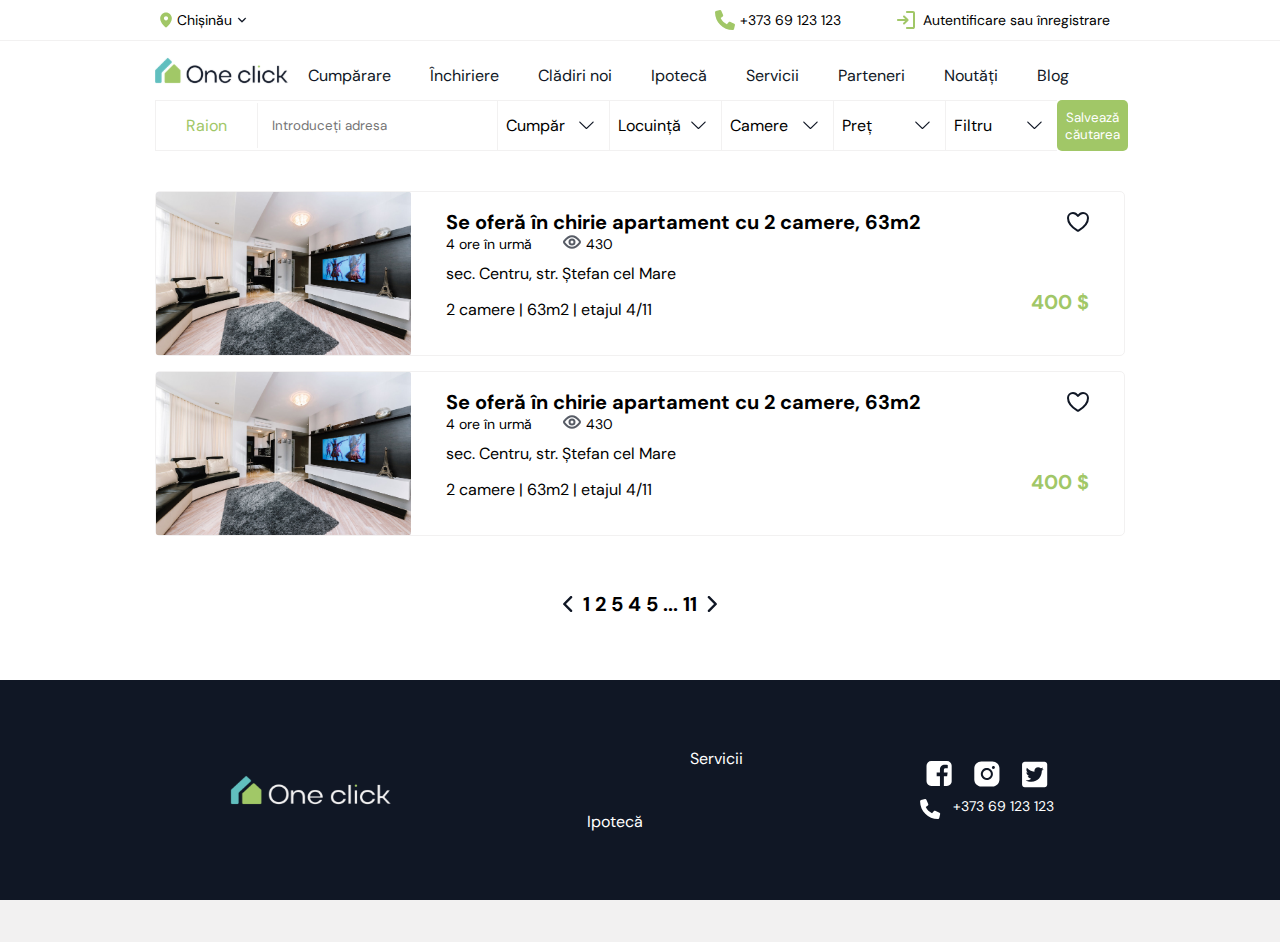
<file: rent-page.html>
<!DOCTYPE html>
<html lang="en">
  <head>
    <meta charset="UTF-8" />
    <meta
      name="viewport"
      content="width=device-width, user-scalable=no, initial-scale=1.0, maximum-scale=1.0, minimum-scale=1.0"
    />
    <meta http-equiv="X-UA-Compatible" content="ie=edge" />
    <link rel="stylesheet" href="./css/style.css" />
    <title>Rent Page</title>
  </head>
  <body>
    <div class="wrapper buy-page">
      <header class="header">
        <div class="header__content">
          <div class="header__connection connection _container">
            <div class="connection__city">
              <div class="connection-block connection__city-modalShow">
                <img src="./img/header/Subtract.svg" alt="location" />
                <span>Chișinău</span>
                <img src="./img/header/vector_down.svg" alt="vector" />
              </div>
              <div class="connection__city__modal-wrapper"></div>
              <div class="connection__city-bg-modal">
                <div class="connection__city-modal">
                  <div class="connection__city-input">
                    <label for="connection__city-input"> </label>
                    <input
                      id="connection__city-input"
                      type="text"
                      placeholder="Indică orașul"
                    />
                    <img
                      src="./img/main/close.svg"
                      alt="close"
                      class="connection__city-close"
                    />
                  </div>
                  <ul>
                    <li>Chișinău</li>
                    <li>Bălți</li>
                    <li>Cahul</li>
                    <li>Chișinău</li>
                    <li>Bălți</li>
                    <li>Cahul</li>
                    <li>Chișinău</li>
                    <li>Bălți</li>
                    <li>Cahul</li>
                    <li>Chișinău</li>
                    <li>Bălți</li>
                    <li>Cahul</li>
                  </ul>
                </div>
              </div>
            </div>
            <div class="connection__auth">
              <div class="connection__phone connection-block">
                <img src="./img/header/phone.svg" alt="phone" /><span
                  >+373 69 123 123</span
                >
              </div>
              <div
                onclick="showModalLogin()"
                class="connection__login connection-block"
              >
                <img src="img/header/login.svg" alt="login" />
                <span>Autentificare sau înregistrare</span>
              </div>
            </div>
          </div>

          <div class="header__menu menu _container">
            <div class="menu__logo logo">
              <a href="index.html">
                <img src="./img/header/logo_header.svg" alt="logo"
              /></a>
            </div>
            <nav class="menu__body">
              <ul class="menu__list">
                <li>
                  <a href="buy-page.html" class="menu__link">Cumpărare</a>
                </li>
                <li>
                  <a href="rent-page.html" class="menu__link">Închiriere</a>
                </li>
                <li>
                  <a href="new-build-page.html" class="menu__link"
                    >Clădiri noi</a
                  >
                </li>
                <li onclick="showModalIpoteca()" class="menu__link">Ipotecă</li>
                <li class="menu__link" onclick="showModalService()">
                  Servicii
                </li>
                <li>
                  <a href="partner-page.html" class="menu__link">Parteneri</a>
                </li>
                <li><a href="news-page.html" class="menu__link">Noutăți</a></li>
                <li><a href="blog-page.html" class="menu__link">Blog</a></li>
              </ul>
            </nav>
            <div class="menu__icon icon-menu" onclick="showBurgerMenu()">
              <span></span>
              <span></span>
              <span></span>
            </div>
            <div id="modalIpoteca" class="modal__wrapper">
              <div class="modal">
                <div class="justify align-center">
                  <h3 class="modal__title title">Ipotecă</h3>
                  <span onclick="closeModalIpoteca()" class="modal__close"
                    >&times;</span
                  >
                </div>
                <div class="modal__content">
                  <a href="calculator-page.html">
                    <div class="service">
                      <div class="service__img">
                        <img src="./img/main/calc.svg" alt="calc" />
                      </div>
                      <div class="service__title">Calculator ipotecă</div>
                      <div class="service__text">Calculează</div>
                    </div>
                  </a>
                </div>
              </div>
            </div>

            <div id="modalService" class="modal__wrapper">
              <div class="modal">
                <div class="justify align-center">
                  <h3 class="modal__title title">Servicii</h3>
                  <span onclick="closeModalService()" class="modal__close"
                    >&times;</span
                  >
                </div>

                <div class="modal__content">
                  <a href="buy-page.html">
                    <div class="service">
                      <div class="service__img">
                        <img src="./img/main/house-circle.svg" alt="home" />
                      </div>
                      <div class="service__title">Cumpărare și vânzare</div>
                      <div class="service__text">123 557 oferte</div>
                    </div>
                  </a>
                  <a href="rent-page.html">
                    <div class="service">
                      <div class="service__img">
                        <img src="./img/main/sofa.svg" alt="sofa" />
                      </div>
                      <div class="service__title">Chirie</div>
                      <div class="service__text">50 222 oferte</div>
                    </div>
                  </a>
                </div>
              </div>
            </div>
            <nav id="mySidenav" class="menu__body_burger sidenav">
              <span class="closebtn" onclick="closeBurgerMenu()">&times;</span>
              <ul class="menu__list_burger">
                <li>
                  <a href="buy-page.html" class="menu__link">Cumpărare</a>
                </li>
                <li>
                  <a href="rent-page.html" class="menu__link">Închiriere</a>
                </li>
                <li>
                  <a href="new-build-page.html" class="menu__link"
                    >Clădiri noi</a
                  >
                </li>
                <li class="justify" onclick="showBurgerIpoteca()">
                  <a href="#" class="menu__link">Ipotecă</a>
                  <img src="./img/header/arrow-green.svg" alt="arrow-green" />
                </li>
                <li class="justify" onclick="showBurgerService()">
                  <a href="#" class="menu__link">Servicii</a>
                  <img src="./img/header/arrow-green.svg" alt="arrow-green" />
                </li>
                <li>
                  <a href="partner-page.html" class="menu__link">Parteneri</a>
                </li>
                <li><a href="news-page.html" class="menu__link">Noutăți</a></li>
                <li><a href="blog-page.html" class="menu__link">Blog</a></li>
                <div class="connection__login align-center">
                  <img src="img/header/login.svg" alt="login" />
                  <span class="ml-20">Autentificare sau înregistrare</span>
                </div>
              </ul>
            </nav>
            <nav id="mySidenavIpoteca" class="menu__body_burger sidenav">
              <span class="closebtn" onclick="closeBurgerIpoteca()"
                >&times;</span
              >
              <ul class="menu__list_burger">
                <li>
                  <a href="buy-page.html" class="menu__link">Calculator</a>
                </li>
              </ul>
            </nav>
            <nav id="mySidenavService" class="menu__body_burger sidenav">
              <span class="closebtn" onclick="closeBurgerService()"
                >&times;</span
              >
              <ul class="menu__list_burger">
                <li>
                  <a href="buy-page.html" class="menu__link"
                    >Cumpărare şi vânzare</a
                  >
                </li>
                <li>
                  <a href="rent-page.html" class="menu__link">Chirie</a>
                </li>
              </ul>
            </nav>
          </div>
          <div id="auth_login" class="auth__wrapper">
            <div class="auth">
              <div class="auth__close">
                <span onclick="closeModalLogin()">&times;</span>
              </div>
              <div class="auth__content">
                <div class="auth__title">
                  <span>Conectați-vă la</span>
                  <a href="index.html">
                    <img src="./img/header/logo_header.svg" alt="logo"
                  /></a>
                </div>
                <div class="auth__btn bg-green">
                  <img src="./img/auth/google.svg" alt="google" />Conectați-vă
                  prin Google
                </div>
                <div class="auth__btn bg-blue">
                  <img
                    src="./img/auth/facebook.svg"
                    alt="facebook"
                  />Conectați-vă prin Facebook
                </div>
                <hr />
                <div class="auth__input">
                  <label for="auth_login_input">
                    <img src="./img/auth/bx_user.svg" alt="user" />
                  </label>
                  <input
                    placeholder="Nume utilizator sau email"
                    id="auth_login_input"
                    name="auth_login_input"
                    type="text"
                  />
                </div>
                <div class="auth__input">
                  <label for="auth_password">
                    <img src="./img/auth/password.svg" alt="password" />
                  </label>
                  <input
                    placeholder="Parola"
                    id="auth_password"
                    name="auth_password"
                    type="text"
                  />
                </div>
                <div class="auth__text auth__text-active mb-20">
                  Ați uitat parola?
                </div>
                <div class="auth__btn bg-black text-center">Conectați-vă</div>
                <div class="auth__text text-center">
                  Nu aveți un cont?
                  <span
                    onclick="showModalRegistration()"
                    class="auth__text-active"
                  >
                    Înregistrați-vă!</span
                  >
                </div>
              </div>
            </div>
          </div>
          <div id="auth_registration" class="auth__wrapper">
            <div class="auth">
              <div class="auth__close">
                <span onclick="closeModalRegistration()">&times;</span>
              </div>
              <div class="auth__content">
                <div class="auth__title-registration">
                  <a href="index.html">
                    <img src="./img/header/logo_header.svg" alt="logo"
                  /></a>
                </div>
                <div class="auth__title-registration">
                  <span>Înregistrare</span>
                </div>

                <div class="auth__btn bg-green">
                  <img src="./img/auth/google.svg" alt="google" />Conectați-vă
                  prin Google
                </div>
                <div class="auth__btn bg-blue">
                  <img
                    src="./img/auth/facebook.svg"
                    alt="facebook"
                  />Conectați-vă prin Facebook
                </div>
                <hr />
                <div class="auth__input">
                  <label for="auth_registration_email">
                    <img src="./img/auth/email.svg" alt="email" />
                  </label>
                  <input
                    placeholder="Email"
                    id="auth_registration_email"
                    name="auth_registration_email"
                    type="text"
                  />
                </div>
                <div class="auth__input">
                  <label for="auth_registration_login">
                    <img src="./img/auth/bx_user.svg" alt="user" />
                  </label>
                  <input
                    placeholder="Nume utilizator sau email"
                    id="auth_registration_login"
                    name="auth_registration_login"
                    type="text"
                  />
                </div>
                <div class="auth__input">
                  <label for="auth_registration_password">
                    <img src="./img/auth/password.svg" alt="password" />
                  </label>
                  <input
                    placeholder="Parola"
                    id="auth_registration_password"
                    name="auth_registration_password"
                    type="text"
                  />
                </div>
                <div class="auth__text mb-20 check-box pl-20">
                  <input
                    type="checkbox"
                    name="auth_registration_agree"
                    id="auth_registration_agree"
                  />
                  <label for="auth_registration_agree">
                    Sunt de acord cu
                    <span class="border-bottom"
                      >termenii de utilizare și politica de
                      confidențialitate</span
                    >
                  </label>
                </div>
                <div class="auth__btn bg-black text-center">Înregistrare</div>
                <div class="auth__text text-center">
                  Deja aveți un cont?
                  <span onclick="showModalLogin()" class="auth__text-active">
                    Conectați-vă!</span
                  >
                </div>
              </div>
            </div>
          </div>
        </div>
      </header>

      <div class="main">
        <div class="">
            <form class="search _container">
                <div class="search__address">
                    <div class="search__address-raion">
                <span
                        onclick="showSearchModal('search-modal__raion','wrapper-modal__raion')"
                >Raion</span
                >
                        <div
                                class="wrapper-modal__raion"
                                onclick="closeSearchModal('search-modal__raion','wrapper-modal__raion')"
                        ></div>
                        <div class="search-modal search-modal__raion">
                            <div class="search-modal__title">Chișinău</div>
                            <div class="search-modal__content">
                                <div class="check-box search-modal__item">
                                    <input
                                            type="checkbox"
                                            id="raion1"
                                            name="raion1"
                                            value="Centru"
                                    />
                                    <label for="raion1">Centru</label>
                                </div>
                                <div class="check-box search-modal__item">
                                    <input
                                            type="checkbox"
                                            id="raion2"
                                            name="raion2"
                                            value="Buiucani"
                                    />
                                    <label for="raion2">Buiucani</label>
                                </div>
                                <div class="check-box search-modal__item">
                                    <input
                                            type="checkbox"
                                            id="raion3"
                                            name="raion3"
                                            value="Botanica"
                                    />
                                    <label for="raion3">Botanica</label>
                                </div>
                                <div class="check-box search-modal__item">
                                    <input
                                            type="checkbox"
                                            id="raion4"
                                            name="raion4"
                                            value="Telecentru"
                                    />
                                    <label for="raion4">Telecentru</label>
                                </div>
                                <div class="check-box search-modal__item">
                                    <input
                                            type="checkbox"
                                            id="raion5"
                                            name="raion5"
                                            value="Rîșcani"
                                    />
                                    <label for="raion5">Rîșcani</label>
                                </div>
                                <div class="check-box search-modal__item">
                                    <input
                                            type="checkbox"
                                            id="raion6"
                                            name="raion6"
                                            value="Rîșcani"
                                    />
                                    <label for="raion6">Rîșcani</label>
                                </div>
                            </div>
                            <div class="search-modal__btn">
                                <button
                                        onclick="closeSearchModal('search-modal__raion','wrapper-modal__raion')"
                                        type="button"
                                >
                                    Afișează
                                </button>
                            </div>
                        </div>
                    </div>
                    <input
                            type="text"
                            id="search__address"
                            name="search__address"
                            placeholder="Introduceți adresa"
                    />
                </div>
                <ul class="search__list">
                    <li>
                <span
                        onclick="showSearchModal('search-modal__offerType','wrapper-modal__offerType')"
                >Cumpăr</span
                >
                        <div
                                class="wrapper-modal__offerType"
                                onclick="closeSearchModal('search-modal__offerType','wrapper-modal__offerType')"
                        ></div>

                        <div class="search-modal search-modal__offerType">
                            <div class="search-modal__content">
                                <div class="check-box search-modal__item">
                                    <input
                                            type="checkbox"
                                            id="offerType1"
                                            name="offerType1"
                                            value="offerType1"
                                    />
                                    <label for="offerType1">Cumpăr</label>
                                </div>
                                <div class="check-box search-modal__item">
                                    <input
                                            type="checkbox"
                                            id="offerType2"
                                            name="offerType2"
                                            value="offerType2"
                                    />
                                    <label for="offerType2">Vând</label>
                                </div>
                                <div class="check-box search-modal__item">
                                    <input
                                            type="checkbox"
                                            id="offerType3"
                                            name="offerType3"
                                            value="offerType3"
                                    />
                                    <label for="offerType3">Închiriez</label>
                                </div>
                            </div>
                            <div class="search-modal__btn">
                                <button
                                        onclick="closeSearchModal('search-modal__offerType','wrapper-modal__offerType')"
                                        type="button"
                                >
                                    Afișează
                                </button>
                            </div>
                        </div>
                    </li>

                    <li>
                <span
                        onclick="showSearchModal('search-modal__typeBuild','wrapper-modal__typeBuild')"
                >
                  Locuință
                </span>

                        <div
                                class="wrapper-modal__typeBuild"
                                onclick="closeSearchModal('search-modal__typeBuild','wrapper-modal__typeBuild')"
                        ></div>

                        <div class="search-modal search-modal__typeBuild">
                            <div class="search-modal__content">
                                <div class="check-box search-modal__item">
                                    <input
                                            type="checkbox"
                                            id="typeBuild0"
                                            name="typeBuild0"
                                            value="typeBuild0"
                                    />
                                    <label for="typeBuild0">Casă</label>
                                </div>
                                <div class="check-box search-modal__item">
                                    <input
                                            type="checkbox"
                                            id="typeBuild1"
                                            name="typeBuild1"
                                            value="typeBuild1"
                                    />
                                    <label for="typeBuild1">Apartament</label>
                                </div>
                                <div class="check-box search-modal__item">
                                    <input
                                            type="checkbox"
                                            id="typeBuild2"
                                            name="typeBuild2"
                                            value="typeBuild2"
                                    />
                                    <label for="typeBuild2">Cameră</label>
                                </div>
                                <div class="check-box search-modal__item">
                                    <input
                                            type="checkbox"
                                            id="typeBuild3"
                                            name="typeBuild3"
                                            value="typeBuild3"
                                    />
                                    <label for="typeBuild3">Townhouse</label>
                                </div>
                                <div class="check-box search-modal__item">
                                    <input
                                            type="checkbox"
                                            id="typeBuild4"
                                            name="typeBuild4"
                                            value="typeBuild4"
                                    />
                                    <label for="typeBuild4">Clădiri noi</label>
                                </div>
                            </div>
                            <div class="search-modal__btn">
                                <button
                                        onclick="closeSearchModal('search-modal__typeBuild','wrapper-modal__typeBuild')"
                                        type="button"
                                >
                                    Afișează
                                </button>
                            </div>
                        </div>
                    </li>

                    <li>
                <span
                        onclick="showSearchModal('search-modal__roomCount','wrapper-modal__roomCount')"
                >Camere</span
                >

                        <div
                                class="wrapper-modal__roomCount"
                                onclick="closeSearchModal('search-modal__roomCount','wrapper-modal__roomCount')"
                        ></div>

                        <div class="search-modal search-modal__roomCount">
                            <div class="search-modal__content-roomCount">
                                <div
                                        class="check-box-custom search-modal__checkbox-roomCount"
                                >
                                    <input
                                            type="checkbox"
                                            id="roomCount1"
                                            name="roomCount1"
                                            value="roomCount1"
                                    />
                                    <label for="roomCount1">1</label>
                                </div>
                                <div
                                        class="check-box-custom search-modal__checkbox-roomCount"
                                >
                                    <input
                                            type="checkbox"
                                            id="roomCount2"
                                            name="roomCount2"
                                            value="roomCount2"
                                    />
                                    <label for="roomCount2">2</label>
                                </div>
                                <div
                                        class="check-box-custom search-modal__checkbox-roomCount"
                                >
                                    <input
                                            type="checkbox"
                                            id="roomCount3"
                                            name="roomCount3"
                                            value="roomCount3"
                                    />
                                    <label for="roomCount3">3</label>
                                </div>
                                <div
                                        class="check-box-custom search-modal__checkbox-roomCount"
                                >
                                    <input
                                            type="checkbox"
                                            id="roomCount4"
                                            name="roomCount4"
                                            value="roomCount4"
                                    />
                                    <label for="roomCount4">4</label>
                                </div>
                                <div
                                        class="check-box-custom search-modal__checkbox-roomCount"
                                >
                                    <input
                                            type="checkbox"
                                            id="roomCount5+"
                                            name="roomCount5+"
                                            value="roomCount5+"
                                    />
                                    <label for="roomCount5+">5+</label>
                                </div>
                                <div
                                        class="check-box-custom search-modal__checkbox-roomCount"
                                >
                                    <input
                                            type="checkbox"
                                            id="roomCount6"
                                            name="roomCount6"
                                            value="roomCount6"
                                    />
                                    <label for="roomCount6">studio</label>
                                </div>
                            </div>
                            <div class="search-modal__btn">
                                <button
                                        onclick="closeSearchModal('search-modal__roomCount','wrapper-modal__roomCount')"
                                        type="button"
                                >
                                    Afișează
                                </button>
                            </div>
                        </div>
                    </li>

                    <li>
                <span
                        onclick="showSearchModal('search-modal__price','wrapper-modal__price')"
                >Preț</span
                >

                        <div
                                class="wrapper-modal__price"
                                onclick="closeSearchModal('search-modal__price','wrapper-modal__price')"
                        ></div>

                        <div class="search-modal search-modal__price">
                            <div class="search-modal__content">
                                <div class="search-modal__content-price">
                                    <div class="search-modal__input-price">
                                        <input
                                                type="text"
                                                name="priceFrom"
                                                placeholder="de la"
                                        />
                                    </div>
                                    <div class="search-modal__input-price">
                                        <input
                                                type="text"
                                                name="priceBefore"
                                                placeholder="până la"
                                        />
                                    </div>
                                </div>
                                <div class="search-modal__content-price">
                                    <div class="radio-custom search-modal__radio-price">
                                        <input
                                                type="radio"
                                                id="price1"
                                                name="price"
                                                value="price1"
                                        />
                                        <label for="price1">mdl</label>
                                    </div>
                                    <div class="radio-custom search-modal__radio-price">
                                        <input
                                                type="radio"
                                                id="price2"
                                                name="price"
                                                value="price2"
                                        />
                                        <label for="price2">eur</label>
                                    </div>
                                    <div class="radio-custom search-modal__radio-price">
                                        <input
                                                type="radio"
                                                id="price3"
                                                name="price"
                                                value="price3"
                                        />
                                        <label for="price3">usd</label>
                                    </div>
                                </div>
                            </div>
                            <div class="search-modal__btn">
                                <button
                                        onclick="closeSearchModal('search-modal__price','wrapper-modal__price')"
                                        type="button"
                                >
                                    Afișează
                                </button>
                            </div>
                        </div>
                    </li>

                    <li>
                <span
                        onclick="showSearchModal('search-modal__filter','wrapper-modal__filter')"
                >
                  Filtru</span
                >

                        <div
                                class="wrapper-modal__filter"
                                onclick="closeSearchModal('search-modal__filter','wrapper-modal__filter')"
                        ></div>

                        <div class="search-modal search-modal__filter">
                            <div class="search-modal__content">
                                <div class="search-modal__title">Suprafață totală</div>
                                <div class="search-modal__content-filter">
                                    <div class="search-modal__input-filter">
                                        <input
                                                type="text"
                                                name="filterTotalAriaFrom"
                                                placeholder="de la"
                                        />
                                    </div>
                                    <div class="search-modal__input-filter">
                                        <input
                                                type="text"
                                                name="filterTotalAriaBefore"
                                                placeholder="până la"
                                        />
                                    </div>
                                </div>
                                <div class="search-modal__title">Suprafață bucătarie</div>
                                <div class="search-modal__content-filter">
                                    <div class="search-modal__input-filter">
                                        <input
                                                type="text"
                                                name="filterKitchenAriaFrom"
                                                placeholder="de la"
                                        />
                                    </div>
                                    <div class="search-modal__input-filter">
                                        <input
                                                type="text"
                                                name="filterKitchenAriaBefore"
                                                placeholder="până la"
                                        />
                                    </div>
                                </div>

                                <div class="search-modal__content-filter">
                                    <div class="radio-custom search-modal__select-filter">
                                        <div class="form-select">
                                            <label for="select-filter" class="search-modal__title"
                                            >Lorem ipsum</label
                                            ><br />
                                            <select name="select-filter" id="select-filter">
                                                <option value="1">1</option>
                                                <option value="2">2</option>
                                                <option value="3">3</option>
                                            </select>
                                        </div>
                                    </div>
                                </div>

                                <div class="search-modal__title">Lorem ipsum</div>
                                <div class="search-modal__content-filter">
                                    <div class="radio-custom search-modal__radio-filter">
                                        <input
                                                type="radio"
                                                id="filterLorem1"
                                                name="filterLorem"
                                                value="filterLorem1"
                                        />
                                        <label for="filterLorem1">1</label>
                                    </div>
                                    <div class="radio-custom search-modal__radio-filter">
                                        <input
                                                type="radio"
                                                id="filterLorem2"
                                                name="filterLorem"
                                                value="filterLorem2"
                                        />
                                        <label for="filterLorem2">2</label>
                                    </div>
                                    <div class="radio-custom search-modal__radio-filter">
                                        <input
                                                type="radio"
                                                id="filterLorem3"
                                                name="filterLorem"
                                                value="filterLorem3"
                                        />
                                        <label for="filterLorem3">3</label>
                                    </div>
                                </div>
                            </div>
                            <div class="search-modal__btn">
                                <button
                                        onclick="closeSearchModal('search-modal__filter','wrapper-modal__filter')"
                                        type="button"
                                >
                                    Afișează
                                </button>
                            </div>
                        </div>
                    </li>
                </ul>
                <button class="search__btn btnRadius">Salvează căutarea</button>

                <div
                        class="search__filter c-pointer"
                        onclick="showFilterBurger('search__burger-nav')"
                >
                    <img src="./img/buy-page/filter.svg" alt="filter" />
                </div>

                <!--      Filter bugger      -->
                <div id="searchNavBurger" class="search__burger-nav sidenav">
                    <div class="search__burger-title">
                        Filtre
                        <button
                                type="submit"
                                class="color-green c-pointer fs-16 fw-700"
                                onclick="closeFilterBurger('search__burger-nav')"
                        >
                            Aplica
                        </button>
                    </div>

                    <ul class="search__burger-list">
                        <li
                                class="search__burger-item"
                                onclick="showFilterBurger('search__burger-offerType')"
                        >
                            Tip ofertă
                        </li>
                        <li
                                class="search__burger-item"
                                onclick="showFilterBurger('search__burger-typeBuild')"
                        >
                            Tip locuință
                        </li>
                        <li
                                class="search__burger-item"
                                onclick="showFilterBurger('search__burger-roomCount')"
                        >
                            Numărul de camere
                        </li>
                        <li
                                class="search__burger-item"
                                onclick="showFilterBurger('search__burger-price')"
                        >
                            Preț
                        </li>
                        <li
                                class="search__burger-item"
                                onclick="showFilterBurger('search__burger-filter')"
                        >
                            Filtru
                        </li>
                    </ul>

                    <div class="search__burger-offerType sidenav">
                        <div class="search__burger-title">
                            Tip ofertă
                            <span
                                    class="color-green c-pointer"
                                    onclick="closeFilterBurger('search__burger-offerType')"
                            >Aplica</span
                            >
                        </div>
                        <div class="search-modal__content">
                            <div class="check-box search-modal__item">
                                <input
                                        type="checkbox"
                                        id="offerTypeMobile1"
                                        name="offerType1"
                                        value="offerType1"
                                />
                                <label for="offerTypeMobile1">Cumpăr</label>
                            </div>
                            <div class="check-box search-modal__item">
                                <input
                                        type="checkbox"
                                        id="offerTypeMobile2"
                                        name="offerType2"
                                        value="offerType2"
                                />
                                <label for="offerTypeMobile2">Vând</label>
                            </div>
                            <div class="check-box search-modal__item">
                                <input
                                        type="checkbox"
                                        id="offerTypeMobile3"
                                        name="offerType3"
                                        value="offerType3"
                                />
                                <label for="offerTypeMobile3">Închiriez</label>
                            </div>
                        </div>
                    </div>

                    <div class="search__burger-typeBuild sidenav">
                        <div class="search__burger-title">
                            Tip locuință
                            <span
                                    class="color-green c-pointer"
                                    onclick="closeFilterBurger('search__burger-typeBuild')"
                            >Aplica</span
                            >
                        </div>
                        <div class="search-modal__content">
                            <div class="check-box search-modal__item">
                                <input
                                        type="checkbox"
                                        id="typeBuildMobile1"
                                        name="typeBuild1"
                                        value="typeBuild1"
                                />
                                <label for="typeBuildMobile1">Casă</label>
                            </div>

                            <div class="check-box search-modal__item">
                                <input
                                        type="checkbox"
                                        id="typeBuildMobile2"
                                        name="typeBuild2"
                                        value="typeBuild2"
                                />
                                <label for="typeBuildMobile2">Apartament</label>
                            </div>
                            <div class="check-box search-modal__item">
                                <input
                                        type="checkbox"
                                        id="typeBuildMobile3"
                                        name="typeBuild3"
                                        value="typeBuild3"
                                />
                                <label for="typeBuildMobile3">Cameră</label>
                            </div>
                            <div class="check-box search-modal__item">
                                <input
                                        type="checkbox"
                                        id="typeBuildMobile4"
                                        name="typeBuild4"
                                        value="typeBuild4"
                                />
                                <label for="typeBuildMobile4">Townhouse</label>
                            </div>
                            <div class="check-box search-modal__item">
                                <input
                                        type="checkbox"
                                        id="typeBuildMobile5"
                                        name="typeBuild5"
                                        value="typeBuild5"
                                />
                                <label for="typeBuildMobile5">Clădiri noi</label>
                            </div>
                            <div class="check-box search-modal__item">
                                <input
                                        type="checkbox"
                                        id="typeBuildMobile6"
                                        name="typeBuild6"
                                        value="typeBuild6"
                                />
                                <label for="typeBuildMobile6">Lorem</label>
                            </div>
                            <div class="check-box search-modal__item">
                                <input
                                        type="checkbox"
                                        id="typeBuildMobile7"
                                        name="typeBuild7"
                                        value="typeBuild7"
                                />
                                <label for="typeBuildMobile7">Lorem</label>
                            </div>
                        </div>
                    </div>

                    <div class="search__burger-roomCount sidenav">
                        <div class="search__burger-title">
                            Numărul de camere
                            <span
                                    class="color-green c-pointer"
                                    onclick="closeFilterBurger('search__burger-roomCount')"
                            >Aplica</span
                            >
                        </div>
                        <div class="search-modal__content-roomCount">
                            <div
                                    class="check-box-custom search-modal__checkbox-roomCount"
                            >
                                <input
                                        type="checkbox"
                                        id="roomCountMobile1"
                                        name="roomCount1"
                                        value="roomCount1"
                                />
                                <label for="roomCountMobile1">1</label>
                            </div>
                            <div
                                    class="check-box-custom search-modal__checkbox-roomCount"
                            >
                                <input
                                        type="checkbox"
                                        id="roomCountMobile2"
                                        name="roomCount2"
                                        value="roomCount2"
                                />
                                <label for="roomCountMobile2">2</label>
                            </div>
                            <div
                                    class="check-box-custom search-modal__checkbox-roomCount"
                            >
                                <input
                                        type="checkbox"
                                        id="roomCountMobile3"
                                        name="roomCount3"
                                        value="roomCount3"
                                />
                                <label for="roomCountMobile3">3</label>
                            </div>
                            <div
                                    class="check-box-custom search-modal__checkbox-roomCount"
                            >
                                <input
                                        type="checkbox"
                                        id="roomCountMobile4"
                                        name="roomCount4"
                                        value="roomCount4"
                                />
                                <label for="roomCount4">4</label>
                            </div>
                            <div
                                    class="check-box-custom search-modal__checkbox-roomCount"
                            >
                                <input
                                        type="checkbox"
                                        id="roomCountMobile5+"
                                        name="roomCount5+"
                                        value="roomCount5+"
                                />
                                <label for="roomCountMobile5+">5+</label>
                            </div>
                            <div
                                    class="check-box-custom search-modal__checkbox-roomCount"
                            >
                                <input
                                        type="checkbox"
                                        id="roomCountMobile6"
                                        name="roomCount6"
                                        value="roomCount6"
                                />
                                <label for="roomCountMobile6">studio</label>
                            </div>
                        </div>
                    </div>

                    <div class="search__burger-price sidenav">
                        <div class="search__burger-title">
                            Preț
                            <span
                                    class="color-green c-pointer"
                                    onclick="closeFilterBurger('search__burger-price')"
                            >Aplica</span
                            >
                        </div>
                        <div class="search-modal__content-price">
                            <div class="search-modal__input-price">
                                <input type="text" name="priceFrom" placeholder="de la" />
                            </div>
                            <div class="search-modal__input-price">
                                <input
                                        type="text"
                                        name="priceBefore"
                                        placeholder="până la"
                                />
                            </div>
                        </div>
                        <div class="search-modal__content-price">
                            <div class="radio-custom search-modal__radio-price">
                                <input
                                        type="radio"
                                        id="priceMobile1"
                                        name="price"
                                        value="price1"
                                />
                                <label for="priceMobile1">mdl</label>
                            </div>
                            <div class="radio-custom search-modal__radio-price">
                                <input
                                        type="radio"
                                        id="priceMobile2"
                                        name="price"
                                        value="price2"
                                />
                                <label for="priceMobile2">eur</label>
                            </div>
                            <div class="radio-custom search-modal__radio-price">
                                <input
                                        type="radio"
                                        id="priceMobile3"
                                        name="price"
                                        value="price3"
                                />
                                <label for="priceMobile3">usd</label>
                            </div>
                        </div>
                    </div>

                    <div class="search__burger-filter sidenav">
                        <div class="search__burger-title">
                            Filtru
                            <span
                                    class="color-green c-pointer"
                                    onclick="closeFilterBurger('search__burger-filter')"
                            >Aplica</span
                            >
                        </div>
                        <div class="search-modal__title">Suprafață totală</div>
                        <div class="search-modal__content-filter">
                            <div class="search-modal__input-filter">
                                <input
                                        type="text"
                                        name="filterTotalAriaFrom"
                                        placeholder="de la"
                                />
                            </div>
                            <div class="search-modal__input-filter">
                                <input
                                        type="text"
                                        name="filterTotalAriaBefore"
                                        placeholder="până la"
                                />
                            </div>
                        </div>
                        <div class="search-modal__title">Suprafață bucătarie</div>
                        <div class="search-modal__content-filter">
                            <div class="search-modal__input-filter">
                                <input
                                        type="text"
                                        name="filterKitchenAriaFrom"
                                        placeholder="de la"
                                />
                            </div>
                            <div class="search-modal__input-filter">
                                <input
                                        type="text"
                                        name="filterKitchenAriaBefore"
                                        placeholder="până la"
                                />
                            </div>
                        </div>

                        <div class="search-modal__content-filter">
                            <div class="radio-custom search-modal__select-filter">
                                <div class="form-select">
                                    <label for="select-filter" class="search-modal__title"
                                    >Lorem ipsum</label
                                    ><br />
                                    <select name="select-filter" id="select-filterMobile">
                                        <option value="1">1</option>
                                        <option value="2">2</option>
                                        <option value="3">3</option>
                                    </select>
                                </div>
                            </div>
                        </div>

                        <div class="search-modal__title">Lorem ipsum</div>
                        <div class="search-modal__content-filter">
                            <div class="radio-custom search-modal__radio-filter">
                                <input
                                        type="radio"
                                        id="filterLoremMobile1"
                                        name="filterLorem"
                                        value="filterLorem1"
                                />
                                <label for="filterLoremMobile1">1</label>
                            </div>
                            <div class="radio-custom search-modal__radio-filter">
                                <input
                                        type="radio"
                                        id="filterLoremMobile2"
                                        name="filterLorem"
                                        value="filterLorem2"
                                />
                                <label for="filterLoremMobile2">2</label>
                            </div>
                            <div class="radio-custom search-modal__radio-filter">
                                <input
                                        type="radio"
                                        id="filterLoremMobile3"
                                        name="filterLorem"
                                        value="filterLorem3"
                                />
                                <label for="filterLoremMobile3">3</label>
                            </div>
                        </div>
                    </div>
                </div>
            </form>

          <div class="buy-page__content buy-page__container">
            <ul class="buy-page__list">
              <li>
                <a href="product-page.html" class="buy-page__item">
                  <div class="buy-page__img">
                    <img src="./img/product-page/room.jpg" alt="" />
                  </div>
                  <div class="card">
                    <div class="card__header">
                      <h2 class="card__title">
                        Se oferă în chirie apartament cu 2 camere, 63m2
                      </h2>
                      <div class="card__favorite card__desktop">
                        <img src="./img/buy-page/favorite.svg" alt="favorite" />
                      </div>
                      <div class="card__price card__price_mobile">400 $</div>
                    </div>

                    <div class="card__views">
                      <div class="card__views_text card__desktop">
                        <div class="card__views_time">4 ore în urmă</div>
                        <div class="card__views_count">
                          <img src="./img/product-page/eye.svg" alt="eye" /> 430
                        </div>
                      </div>
                    </div>

                    <div class="card__address">
                      sec. Centru, str. Ștefan cel Mare
                    </div>
                    <div class="card__features_wrapper">
                      <div class="card__features">
                        2 camere | 63m2 | etajul 4/11
                      </div>
                      <div class="card__price card__desktop">400 $</div>
                    </div>
                  </div>
                </a>
              </li>
              <li>
                <a href="product-page.html" class="buy-page__item">
                  <div class="buy-page__img">
                    <img src="./img/product-page/room.jpg" alt="" />
                  </div>
                  <div class="card">
                    <div class="card__header">
                      <h2 class="card__title">
                        Se oferă în chirie apartament cu 2 camere, 63m2
                      </h2>
                      <div class="card__favorite card__desktop">
                        <img src="./img/buy-page/favorite.svg" alt="favorite" />
                      </div>
                      <div class="card__price card__price_mobile">400 $</div>
                    </div>

                    <div class="card__views">
                      <div class="card__views_text card__desktop">
                        <div class="card__views_time">4 ore în urmă</div>
                        <div class="card__views_count">
                          <img src="./img/product-page/eye.svg" alt="eye" /> 430
                        </div>
                      </div>
                    </div>

                    <div class="card__address">
                      sec. Centru, str. Ștefan cel Mare
                    </div>
                    <div class="card__features_wrapper">
                      <div class="card__features">
                        2 camere | 63m2 | etajul 4/11
                      </div>
                      <div class="card__price card__desktop">400 $</div>
                    </div>
                  </div>
                </a>
              </li>
            </ul>
            <div class="buy-page__pagination">
              <img src="./img/slider/arrow-prev.svg" alt="arrow-prev" />
              <div>1 2 5 4 5 ... 11</div>
              <img src="./img/slider/arrow-next.svg" alt="arrow-next" />
            </div>
          </div>
        </div>
      </div>

      <footer class="footer">
        <div class="footer__content _container">
          <div class="footer__logo logo">
            <img src="./img/footer/logo_footer.svg" alt="logo" />
          </div>
          <div class="footer__nav nav">
            <ul class="nav__list">
              <li><a href="buy-page.html" class="menu__link">Cumpărare</a></li>
              <li>
                <a href="rent-page.html" class="menu__link">Închiriere</a>
              </li>
              <li>
                <a href="new-build-page.html" class="menu__link">Clădiri noi</a>
              </li>
              <li><a href="" class="menu__link">Ipotecă</a></li>
            </ul>
            <ul class="nav__list">
              <li><a href="" class="menu__link">Servicii</a></li>
              <li>
                <a href="partner-page.html" class="menu__link">Parteneri</a>
              </li>
              <li><a href="news-page.html" class="menu__link">Noutăți</a></li>
              <li><a href="blog-page.html" class="menu__link">Blog</a></li>
            </ul>
          </div>
          <div class="footer__social social">
            <div class="social__message">
              <a href="" class="social__item"
                ><img src="./img/footer/facebook.svg" alt="facebook"
              /></a>
              <a href="" class="social__item"
                ><img src="./img/footer/insta.svg" alt="insta"
              /></a>
              <a href="" class="social__item"
                ><img src="./img/footer/twitter.svg" alt="twitter"
              /></a>
            </div>
            <div class="social__phone">
              <img src="./img/footer/phone.svg" alt="phone" /><span
                >+373 69 123 123</span
              >
            </div>
          </div>
        </div>
      </footer>
    </div>

    <script src="https://code.jquery.com/jquery-3.6.1.min.js"></script>
    <script src="./js/slick.min.js"></script>
    <script src="js/sliders.js"></script>
    <script src="js/script.js"></script>
  </body>
</html>
</file>
<file: css/style.css>
@charset "UTF-8";@import url("https://fonts.googleapis.com/css2?family=DM+Sans:wght@400;500;700&display=swap");*{padding:0;margin:0;border:0}*,:after,:before{-webkit-box-sizing:border-box;box-sizing:border-box}:active,:focus{outline:none}a:active,a:focus{outline:none}aside,footer,header,nav{display:block}body,html{height:100%;font-family:"DM Sans",sans-serif;line-height:1;font-size:14px;background-color:#f2f1f1;-ms-text-size-adjust:100%;-moz-text-size-adjust:100%;-webkit-text-size-adjust:100%}button,input,textarea{font-family:inherit}input::-ms-clear{display:none}button{cursor:pointer}button::-moz-focus-inner{padding:0;border:0}a,a:visited{text-decoration:none;color:inherit}a:hover{text-decoration:none}ul li{list-style:none}img{vertical-align:top}h1,h2,h3,h4,h5,h6{font-size:inherit;font-weight:400}@media (max-width:767.98px){body{background-color:#ffffff}}.auth{max-width:400px;height:625px;padding:10px;margin:0 auto;background-color:#ffffff;font-weight:400;font-size:18px;line-height:23px}.auth__wrapper{position:fixed;top:0;left:0;width:100%;height:100vh;background-color:rgba(16,23,37,0.4);padding:45px;margin-top:-200vh;z-index:12;-webkit-transition:0.5s;transition:0.5s}.auth hr{background-color:#f2f1f1;height:1px}.auth__close{font-size:30px;text-align:end}.auth__close span{cursor:pointer;padding:0 5px}.auth__title{margin-top:30px;margin-bottom:50px;display:-webkit-box;display:-ms-flexbox;display:flex;-webkit-box-align:end;-ms-flex-align:end;align-items:flex-end;-webkit-box-pack:center;-ms-flex-pack:center;justify-content:center;gap:20px;font-weight:400;font-size:20px;line-height:20px}.auth__title-registration{text-align:center;margin:10px 0}.auth__content{margin:0 auto;display:-ms-grid;display:grid;-ms-grid-columns:300px;grid-template-columns:300px;-webkit-box-pack:center;-ms-flex-pack:center;justify-content:center;gap:15px}.auth__input{padding:8px 11px;border:1px solid rgba(16,23,37,0.7);border-radius:5px}.auth__input input{margin-left:10px}.auth__btn{cursor:pointer;padding:8px 11px;border-radius:5px;color:#ffffff}.auth__btn img{margin-right:10px}.auth__text{font-weight:400;font-size:14px;line-height:18px}.auth__text-active{font-weight:500;color:#60bebe;cursor:pointer}@media (max-width:767.98px){.auth{max-width:100%;height:100%;padding:35px}.auth__wrapper{padding:0}}.breadcrumb{display:-webkit-box;display:-ms-flexbox;display:flex;-webkit-box-pack:start;-ms-flex-pack:start;justify-content:flex-start;-ms-flex-wrap:wrap;flex-wrap:wrap;gap:0 15px;padding-bottom:10px;border-bottom:1px solid #a1c767;font-weight:500;font-size:16px;line-height:21px}.breadcrumb__item{list-style:"/";padding-left:5px;word-wrap:break-word}.breadcrumb__item.active{color:#a1c767}.breadcrumb__item:first-child{list-style:none;padding-left:0}.header{background-color:#ffffff;position:relative}.connection{height:40px;display:-webkit-box;display:-ms-flexbox;display:flex;-webkit-box-pack:justify;-ms-flex-pack:justify;justify-content:space-between;-webkit-box-align:center;-ms-flex-align:center;align-items:center}@media (max-width:767.98px){.connection{background-color:#f2f1f1}}.connection:after{content:"";position:absolute;width:100%;height:1px;top:40px;left:0;border-bottom:solid 1px #f2f1f1}@media (max-width:767.98px){.connection:after{display:none}}.connection-block{display:-webkit-box;display:-ms-flexbox;display:flex;-webkit-box-align:center;-ms-flex-align:center;align-items:center}.connection-block span{margin:0 5px}@media (max-width:767.98px){.connection-block span{display:none}}.connection__city{cursor:pointer;position:relative;padding:10px 5px}.connection__city:hover{background-color:#f2f1f1}.connection__city.active{background-color:#f2f1f1}@media (max-width:767.98px){.connection__city img{width:15px;margin:0 6px 0 0}}.connection__auth{display:-webkit-box;display:-ms-flexbox;display:flex}.connection__phone{margin:0 28px 0 0;padding:10px;cursor:pointer}.connection__phone:hover{background-color:#f2f1f1}@media (max-width:767.98px){.connection__phone{margin:0 12px 0 0}}.connection__login{cursor:pointer;padding:10px}.connection__login:hover{background-color:#f2f1f1}.menu{height:60px;display:-webkit-box;display:-ms-flexbox;display:flex;position:relative;-webkit-box-align:end;-ms-flex-align:end;align-items:flex-end;padding:0 0 0}.menu__logo{padding:16px 0;margin:0 19px 0 0}@media (max-width:767.98px){.menu__body{display:none}}.menu__list{display:-webkit-box;display:-ms-flexbox;display:flex;padding:25px 0 14px}.menu__list li{margin:0 39px 0 0}@media (max-width:991.98px){.menu__list li{margin:0 7.5px}}.menu__link{font-weight:400;font-size:16px;line-height:21px;color:#101725;cursor:pointer}@media (max-width:991.98px){.menu__link{font-size:15px;line-height:19px}}@media (min-width:767.98px){.menu__link:hover{color:#a1c767}}.icon-menu{display:none}@media (max-width:767.98px){.icon-menu{display:block;position:absolute;top:26px;right:26px;width:14px;height:12px;cursor:pointer;z-index:5}.icon-menu span{-webkit-transition:all 0.3s ease 0s;transition:all 0.3s ease 0s;top:calc(50% - 1px);left:0;position:absolute;width:100%;height:2px;background-color:black;border-radius:2px}.icon-menu span:first-child{top:0}.icon-menu span:last-child{top:auto;bottom:0}.icon-menu.active span{-webkit-transform:scale(0);transform:scale(0)}.icon-menu.active span:first-child{-webkit-transform:rotate(-45deg);transform:rotate(-45deg);top:calc(50% - 1px)}.icon-menu.active span:last-child{-webkit-transform:rotate(45deg);transform:rotate(45deg);bottom:calc(50% - 1px)}}.connection__city-bg-modal{width:100vw;height:100vh;margin-left:-100vw;position:absolute;top:40px;left:0;z-index:10;-webkit-transition:0.3s;transition:0.3s}.connection__city-modal{width:200px;height:232px;position:relative;z-index:11;padding:10px;background-color:#ffffff;border-bottom-left-radius:5px;border-bottom-right-radius:5px}.connection__city-modal ul{overflow-y:scroll;height:180px;margin-top:10px}.connection__city-modal ul li{font-weight:400;font-size:14px;line-height:18px;margin-bottom:8px;cursor:pointer}.connection__city-bg-modal.active{margin-left:0}.connection__city__modal-wrapper.active{position:fixed;z-index:9;top:0;left:0;width:100%;height:100%;background-color:rgba(16,23,37,0.4)}.connection__city-input{display:-webkit-box;display:-ms-flexbox;display:flex;-webkit-box-align:center;-ms-flex-align:center;align-items:center;-webkit-box-pack:justify;-ms-flex-pack:justify;justify-content:space-between}.connection__city-input label{width:20px;height:20px;background-image:url(../img/main/lupa.svg);background-repeat:no-repeat;position:absolute;top:20px;left:17px;z-index:11}.connection__city-input input{width:150px;height:30px;background-color:#f2f1f1;border-radius:5px;padding:9px 9px 9px 33px;position:relative}.modal{width:100%;height:300px;background-color:#ffffff;border-radius:5px;padding:43px}.modal__wrapper{background-color:rgba(16,23,37,0.4);height:100vh;width:100%;position:fixed;z-index:12;top:0;left:0;overflow-x:hidden;padding:70px;-webkit-transition:0.5s;transition:0.5s;margin-top:-100vh}.modal__close{font-size:35px;cursor:pointer}.modal__title{margin-bottom:20px}.modal__content{display:-webkit-box;display:-ms-flexbox;display:flex;-webkit-box-align:center;-ms-flex-align:center;align-items:center;-ms-flex-wrap:wrap;flex-wrap:wrap;gap:40px}.modal .service{width:280px;height:160px;background-color:#f2f1f1;border-radius:5px;padding:20px 35px;cursor:pointer}.modal .service__img{height:60px}.modal .service__img img{height:100%}.modal .service__title{margin-top:20px;font-weight:500;font-size:18px;line-height:23px}.modal .service__text{font-weight:500;font-size:14px;line-height:18px;color:rgba(16,23,37,0.5)}@media (max-width:991.98px){.modal__wrapper{padding:40px}.modal__content{gap:20px}}@media (max-width:767.98px){.modal__wrapper{display:none}}.sidenav{height:100%;width:0;position:fixed;z-index:1;top:0;left:0;overflow-x:hidden;padding-top:60px;-webkit-transition:0.4s;transition:0.4s}.sidenav a{font-weight:500;font-size:18px;line-height:23px;padding:0 0 2px 0}.sidenav li:hover a{color:#a1c767;padding:0;border-bottom:2px solid #a1c767}.sidenav .closebtn{position:absolute;top:0;right:25px;font-size:36px;margin-left:50px;cursor:pointer}@media (min-width:767.98px){.menu__body_burger{display:none}}@media (max-width:767.98px){.menu__body_burger{position:fixed;top:0;left:0;background-color:#ffffff;z-index:12}.menu__body_burger .closebtn{position:absolute;top:50px;right:25px;font-size:36px;margin-left:50px}.menu__list_burger{margin-top:100px;display:-webkit-box;display:-ms-flexbox;display:flex;-webkit-box-orient:vertical;-webkit-box-direction:normal;-ms-flex-direction:column;flex-direction:column;gap:15px;padding:0 35px;font-weight:500;font-size:18px;line-height:23px}.menu__list_burger li{cursor:pointer}}.slick-list{overflow:hidden}.slick-track{display:-webkit-box;display:-ms-flexbox;display:flex}@media (max-width:767.98){.slick-track{display:inline-block}}.category__slider{min-width:0;position:relative}.category__slider .category-slick-dots{display:-webkit-box;display:-ms-flexbox;display:flex;-webkit-box-pack:center;-ms-flex-pack:center;justify-content:center}.category__slider .category-slick-dots li{margin-right:8px}.category__slider .category-slick-dots li:last-child{margin-right:0}.category__slider .category-slick-dots button{font-size:0;width:10px;height:10px;border-radius:50%}.category__slider .category-slick-dots li.slick-active button{background-color:#a1c767}.newProducts__slider{min-width:0;position:relative}.newProducts__slider .newProducts-slick-dots{display:-webkit-box;display:-ms-flexbox;display:flex;-webkit-box-pack:center;-ms-flex-pack:center;justify-content:center}.newProducts__slider .newProducts-slick-dots li{margin-right:8px}.newProducts__slider .newProducts-slick-dots li:last-child{margin-right:0}.newProducts__slider .newProducts-slick-dots button{font-size:0;width:10px;height:10px;border-radius:50%;background-color:#f2f1f1}@media (min-width:767.98px){.newProducts__slider .newProducts-slick-dots button{background-color:#ffffff}}.newProducts__slider .newProducts-slick-dots li.slick-active button{background-color:#a1c767}.product-slider-big{min-width:0;position:relative}.product-slider-big .slick-arrow{position:absolute;top:50%;z-index:10;width:15px;height:25px}.product-slider-big .slick-arrow.slick-prev{left:0;background:url("../img/slider/arrow-prev.svg") 0 0/100% no-repeat}.product-slider-big .slick-arrow.slick-next{right:0;background:url("../img/slider/arrow-next.svg") 0 0/100% no-repeat}.product-slider-big .slick-dots{display:-webkit-box;display:-ms-flexbox;display:flex;-webkit-box-pack:center;-ms-flex-pack:center;justify-content:center}.product-slider-big .slick-dots li{margin-right:8px}.product-slider-big .slick-dots li:last-child{margin-right:0}.product-slider-big .slick-dots button{font-size:0;width:10px;height:10px;border-radius:50%}.product-slider-big .slick-dots li.slick-active button{background-color:#a1c767}.product-slider-min{min-width:0;position:relative;margin:20px 0 0 0}.product-slider-min .product__sliderItem{margin:0 10px 0 0}.news__slider{min-width:0;position:relative}.news__slider .slick-arrow{position:absolute;top:50%;z-index:10;width:35px;height:35px;margin-top:-10px}.news__slider .news__slider-item{margin:0 10px 0 0}.news__slider .slick-arrow.slick-prev{left:-20px;background:url("../img/news-page/left.svg") 0 0/100% no-repeat}.news__slider .slick-arrow.slick-next{right:-10px;background:url("../img/news-page/right.svg") 0 0/100% no-repeat}.news__list{min-width:0;position:relative}.news__list .slick-dots{display:-webkit-box;display:-ms-flexbox;display:flex;-webkit-box-pack:center;-ms-flex-pack:center;justify-content:center}.news__list .slick-dots li{margin-right:8px}.news__list .slick-dots li:last-child{margin-right:0}.news__list .slick-dots button{font-size:0;width:10px;height:10px;border-radius:50%}.news__list .slick-dots li.slick-active button{background-color:#a1c767}.blog__video-list{min-width:0;position:relative}.blog__video-list .slick-dots{display:-webkit-box;display:-ms-flexbox;display:flex;-webkit-box-pack:center;-ms-flex-pack:center;justify-content:center}.blog__video-list .slick-dots li{margin-right:8px}.blog__video-list .slick-dots li:last-child{margin-right:0}.blog__video-list .slick-dots button{font-size:0;width:10px;height:10px;border-radius:50%;background-color:rgba(161,199,103,0.3)}.blog__video-list .slick-dots li.slick-active button{background-color:#a1c767}.blog__client-list{min-width:0;position:relative}.blog__client-list .slick-dots{display:-webkit-box;display:-ms-flexbox;display:flex;-webkit-box-pack:center;-ms-flex-pack:center;justify-content:center}.blog__client-list .slick-dots li{margin-right:8px}.blog__client-list .slick-dots li:last-child{margin-right:0}.blog__client-list .slick-dots button{font-size:0;width:10px;height:10px;border-radius:50%;background-color:rgba(161,199,103,0.3)}.blog__client-list .slick-dots li.slick-active button{background-color:#a1c767}.main{padding:50px 0}@media (max-width:767.98px){.main{background-color:#ffffff;padding:0}}.activeBanner{display:-webkit-box;display:-ms-flexbox;display:flex;-webkit-box-pack:justify;-ms-flex-pack:justify;justify-content:space-between;margin:60px 0 55px 0;font-weight:500}.activeBanner__add{-webkit-box-flex:1;-ms-flex:1 1 46%;flex:1 1 46%;display:-webkit-box;display:-ms-flexbox;display:flex;-webkit-box-pack:justify;-ms-flex-pack:justify;justify-content:space-between;-webkit-box-align:center;-ms-flex-align:center;align-items:center;padding:10px;margin:0 20px 0 0;background-color:#ffffff;border-radius:5px}.activeBanner__text{-ms-flex-preferred-size:60%;flex-basis:60%;display:-webkit-box;display:-ms-flexbox;display:flex;-ms-flex-pack:distribute;justify-content:space-around;-webkit-box-align:center;-ms-flex-align:center;align-items:center;font-size:32px}.activeBanner__login{-webkit-box-flex:1;-ms-flex:1 1 46%;flex:1 1 46%;padding:25px 35px;background-color:#ffffff;border-radius:5px}.activeBanner__login p{font-size:24px;line-height:31px}.activeBanner__login_btn{float:right;padding:5px 40px;font-size:28px;line-height:40px}@media (max-width:1312px){.activeBanner__add_img{width:120px}.activeBanner__add_img img{width:100%}.activeBanner__text{font-size:22px}.activeBanner__login p{font-size:20px;line-height:26px}.activeBanner__login_btn{padding:4px 35px;font-size:22px;line-height:30px}}@media (max-width:991.98px){.activeBanner__add_img{width:80px}.activeBanner__text{font-size:20px}.activeBanner__login p{font-size:16px;line-height:22px}.activeBanner__login_btn{padding:4px 35px;font-size:22px;line-height:30px}}@media (max-width:767.98px){.activeBanner{-ms-flex-wrap:wrap;flex-wrap:wrap;margin:0 0 25px 0;padding-bottom:25px}.activeBanner__add,.activeBanner__login{background-color:#f2f1f1;-webkit-box-flex:1;-ms-flex:1 1 100%;flex:1 1 100%;margin:0}.activeBanner__add{margin:0 0 20px 0}.activeBanner__text{font-size:18px;-ms-flex-preferred-size:65%;flex-basis:65%}.activeBanner__text img{width:17px;height:17px}.activeBanner__login{padding:15px 10px}.activeBanner__login p{font-size:14px;line-height:22px}.activeBanner__login_btn{padding:4px 20px;font-size:12px;line-height:16px}}.filters{display:-webkit-box;display:-ms-flexbox;display:flex;font-weight:500}.filters__item{-webkit-box-flex:1;-ms-flex:1 1 30%;flex:1 1 30%;display:-webkit-box;display:-ms-flexbox;display:flex;-webkit-box-pack:justify;-ms-flex-pack:justify;justify-content:space-between;background-color:#ffffff;border-radius:5px;margin:0 20px 0 0;padding:28px 20px 28px 35px}.filters__item:last-child{margin:0}.filters__text{font-size:32px;line-height:42px}.filters__text span{font-size:24px;line-height:26px;opacity:0.7}.filters__title{font-weight:500;margin:0 0 18px 0}.filters__img{display:-webkit-box;display:-ms-flexbox;display:flex;-ms-flex-pack:distribute;justify-content:space-around;-webkit-box-align:end;-ms-flex-align:end;align-items:flex-end;-webkit-box-orient:vertical;-webkit-box-direction:normal;-ms-flex-direction:column;flex-direction:column}.filters__arrow img{width:100%}.filters__picture{width:116px}.filters__picture img{width:100%}@media (max-width:1312px){.filters__item{margin:0 16px 0 0;padding:20px}.filters__text{font-size:28px;line-height:36px}.filters__text span{font-size:20px}.filters__title{margin:0 0 16px 0}.filters__picture{width:100px}}@media (max-width:991.98px){.filters{-ms-flex-wrap:wrap;flex-wrap:wrap}.filters__item{margin:0;padding:15px}.filters__item1{margin-right:16px}.filters__item1,.filters__item2{-webkit-box-flex:1;-ms-flex:1 1 46%;flex:1 1 46%;margin-bottom:16px}.filters__text{font-size:28px;line-height:36px}.filters__text span{font-size:20px}.filters__title{margin:0 0 16px 0}.filters__picture{width:80px}}@media (max-width:767.98px){.filters__item{background-color:#f2f1f1;padding:10px 16px 10px 10px}.filters__text{font-size:16px;line-height:21px}.filters__text span{font-size:12px}.filters__title{margin:0 0 18px 0}.filters__arrow{width:16px}.filters__picture{width:46px}}@media (max-width:360px){.filters__item{padding:10px}.filters__picture{width:36px}}.category{background-color:#ffffff;border-radius:5px;padding:29px;margin:50px 0 0 0}.category__header{display:-webkit-box;display:-ms-flexbox;display:flex;-webkit-box-pack:justify;-ms-flex-pack:justify;justify-content:space-between;-webkit-box-align:center;-ms-flex-align:center;align-items:center;margin:0 0 18px 0}.category__price{margin:9px 0 0 0;color:#a1c767;font-weight:700;font-size:18px;line-height:23px}.category__text{font-weight:400;font-size:14px;line-height:18px}.category__text span{font-size:12px;line-height:16px}.category__list{min-width:0}.category__list .category__item:last-child{margin:0}.category__item{margin:0 20px 0 0}.category__img{width:190px;-webkit-box-flex:1;-ms-flex:1 1 auto;flex:1 1 auto;border-radius:5px}.category__img img{width:100%}@media (max-width:991.98px){.category{margin:35px 0 0 0}}@media (max-width:767.98px){.category{padding:0;margin:25px 0 0 0}.category__item{margin:0 10px 0 0}.category__img{width:100%}.category__header{margin:0 0 15px 0}}.newBuildBanner{height:360px;background-color:#a1c767;background-image:url("../img/main/new-home.png"),url("../img/main/new-home-bg.png");background-repeat:no-repeat;background-position:right;border-radius:5px;padding:50px 110px}.newBuildBanner__title{font-weight:700;font-size:70px;line-height:75px}.newBuildBanner__title span{font-size:130px;line-height:135px}.newBuildBanner__btn{width:135px;background-color:inherit;margin-top:25px}@media (max-width:991.98px){.newBuildBanner{padding:40px 90px}.newBuildBanner__title{font-size:50px;line-height:55px}.newBuildBanner__title span{font-size:100px;line-height:105px}.newBuildBanner__btn{width:115px;background-color:inherit;margin-top:20px}}@media (max-width:767.98px){.newBuildBanner{height:200px;background-image:url("../img/main/new-home-mobile.png"),url("../img/main/new-home-bg-mobile.png");padding:30px}.newBuildBanner__title{font-weight:700;font-size:35px;line-height:36px}.newBuildBanner__title span{font-size:55px;line-height:56px}.newBuildBanner__btn{width:90px;background-color:inherit;margin-top:15px}}.category{background-color:#ffffff;border-radius:5px;padding:29px;margin:50px 0 0 0}.category__header{display:-webkit-box;display:-ms-flexbox;display:flex;-webkit-box-pack:justify;-ms-flex-pack:justify;justify-content:space-between;-webkit-box-align:center;-ms-flex-align:center;align-items:center;margin:0 0 18px 0}.category__price{margin:9px 0 0 0;color:#a1c767;font-weight:700;font-size:18px;line-height:23px}.category__text{font-weight:400;font-size:14px;line-height:18px}.category__text span{font-size:12px;line-height:16px}.category__list{min-width:0}.category__list .category__item:last-child{margin:0}.category__item{margin:0 20px 0 0}.category__img{width:190px;-webkit-box-flex:1;-ms-flex:1 1 auto;flex:1 1 auto;border-radius:5px}.category__img img{width:100%}@media (max-width:991.98px){.category{margin:35px 0 0 0}}@media (max-width:767.98px){.category{padding:0;margin:25px 0 0 0}.category__item{margin:0 10px 0 0}.category__img{width:100%}.category__header{margin:0 0 15px 0}}.blockLinks{display:-webkit-box;display:-ms-flexbox;display:flex;-webkit-box-pack:justify;-ms-flex-pack:justify;justify-content:space-between;-webkit-box-align:center;-ms-flex-align:center;align-items:center;min-height:360px;margin:50px 0 0 0;font-weight:700}.blockLinks__calculator{margin:0 20px 0 0}.blockLinks .calculatorLink{-webkit-box-flex:1;-ms-flex:1 1 45%;flex:1 1 45%;-ms-flex-item-align:stretch;-ms-grid-row-align:stretch;align-self:stretch;background-color:#ffffff;background-image:url("../img/main/calc-bg.png");background-repeat:no-repeat;background-position:right;background-size:contain;border-radius:5px;padding:30px 24px}.blockLinks .calculatorLink__title{font-size:60px;line-height:78px}.blockLinks .calculatorLink__btn{width:135px;margin:50px 0 0 0}.blockLinks .services{-webkit-box-flex:1;-ms-flex:1 1 55%;flex:1 1 55%;-ms-flex-item-align:stretch;-ms-grid-row-align:stretch;align-self:stretch;background-color:#ffffff;border-radius:5px;padding:10px 30px}.blockLinks .services__title{text-align:center;font-size:48px;line-height:62px}.blockLinks .services__list{display:-webkit-box;display:-ms-flexbox;display:flex;-ms-flex-pack:distribute;justify-content:space-around;-webkit-box-align:center;-ms-flex-align:center;align-items:center;-ms-flex-wrap:wrap;flex-wrap:wrap;font-size:40px;line-height:52px}.blockLinks .services__list li{-ms-flex-preferred-size:50%;flex-basis:50%;position:relative;margin:30px 0;padding:0 0 0 85px}.blockLinks .services__list li p{position:sticky;z-index:11}.blockLinks .services__list li .last04{top:0}.blockLinks .services__list li span{position:absolute;top:-25px;left:0;color:#a1c767;font-size:80px;line-height:104px;z-index:10}@media (max-width:1312px){.blockLinks{-webkit-box-orient:vertical;-webkit-box-direction:normal;-ms-flex-direction:column;flex-direction:column;margin:40px 0 0 0}.blockLinks__calculator{margin:0}}@media (max-width:767.98px){.blockLinks{margin:25px 0 0 0}.blockLinks .calculatorLink{padding:6px 6px 70px 6px;height:200px}.blockLinks .calculatorLink__title{font-size:30px;line-height:39px}.blockLinks .calculatorLink__btn{width:90px;margin:20px 0 0 0}.blockLinks .services{padding:10px 0}.blockLinks .services__title{font-size:35px;line-height:46px}.blockLinks .services__list{-webkit-box-pack:start;-ms-flex-pack:start;justify-content:flex-start;-webkit-box-align:start;-ms-flex-align:start;align-items:flex-start;-webkit-box-orient:vertical;-webkit-box-direction:normal;-ms-flex-direction:column;flex-direction:column;font-size:35px}}.newProducts{border-radius:5px;padding:29px 0}.newProducts__header{display:-webkit-box;display:-ms-flexbox;display:flex;-webkit-box-pack:justify;-ms-flex-pack:justify;justify-content:space-between;-webkit-box-align:center;-ms-flex-align:center;align-items:center;margin:0 0 18px 0}.newProducts__item{width:310px;margin:0 20px 0 0;font-weight:700;font-size:16px;line-height:21px}.newProducts__img{width:310px;-webkit-box-flex:1;-ms-flex:1 1 auto;flex:1 1 auto}.newProducts__img img{width:100%}.newProducts__list_title{font-size:14px;line-height:18px}.newProducts__text{font-weight:500;margin:10px 0}.newProducts__date{margin:10px 0 0 0;font-weight:400;color:#a1c767}@media (max-width:767.98px){.newProducts{padding:0 0 20px 0}.newProducts__item{margin:0 10px 0 0}.newProducts__img{width:100%}}.product{display:-ms-grid;display:grid;-ms-grid-columns:4fr 16px 1fr;grid-template-columns:4fr 1fr;grid-gap:16px;-webkit-box-align:start;-ms-flex-align:start;align-items:start;padding:50px 0 0 0;font-weight:400}.product .category{-ms-grid-column:1;grid-column-start:1;-ms-grid-column-span:2;grid-column-end:3}.product__container{padding:0 85px;margin:0 auto}.product__left{min-width:0;background-color:#ffffff;border-radius:5px}.product__header{padding-top:45px}.product__title{display:-webkit-box;display:-ms-flexbox;display:flex;-webkit-box-pack:justify;-ms-flex-pack:justify;justify-content:space-between;-webkit-box-align:center;-ms-flex-align:center;align-items:center}.product__price{font-weight:700;font-size:20px;line-height:26px;color:#a1c767;white-space:nowrap}.product__price_mobile{display:none}.product__views{display:-webkit-box;display:-ms-flexbox;display:flex;-webkit-box-pack:justify;-ms-flex-pack:justify;justify-content:space-between;-webkit-box-align:center;-ms-flex-align:center;align-items:center;margin:11px 0}.product__views_text{display:-webkit-box;display:-ms-flexbox;display:flex;-webkit-box-align:center;-ms-flex-align:center;align-items:center;font-size:14px;line-height:18px}.product__views_count{margin:0 0 0 30px}.product__address{font-size:16px;line-height:21px}.product__slider{margin:20px 0 0 0}.product__features{margin:20px 0;display:-webkit-box;display:-ms-flexbox;display:flex;-webkit-box-pack:start;-ms-flex-pack:start;justify-content:flex-start;-webkit-box-align:center;-ms-flex-align:center;align-items:center;font-weight:700;font-size:20px;line-height:26px;color:rgba(16,23,37,0.7);text-align:center}.product__features_title{font-weight:700;font-size:24px;line-height:31px;color:#101725}.product__features_left{padding:0 25px 0 0}.product__features_right{padding:0 0 0 25px}.product__features_center{padding:0 25px;border-left:1px solid #101725;border-right:1px solid #101725}.product__sliderItem{text-align:center}.product__bigImg{margin:0 auto;width:760px;height:455px;border-radius:5px}.product__bigImg img{width:100%;height:100%}.product__minImg{width:144px;height:88px;border-radius:5px}.product__minImg img{width:100%;height:100%}.product__descTitle{font-weight:700;font-size:20px;line-height:26px;margin-bottom:20px}.product__desc-grid{display:-ms-grid;display:grid;-ms-grid-columns:1fr 40px 1fr;grid-template-columns:1fr 1fr;-webkit-box-pack:justify;-ms-flex-pack:justify;justify-content:space-between;grid-gap:40px;grid-auto-columns:minmax(400px,auto)}.product__description{-ms-grid-column:1;grid-column-start:1;-ms-grid-column-span:2;grid-column-end:3}.product__description p{font-size:16px;line-height:21px}.product__characteristic ul li{display:-ms-grid;display:grid;-ms-grid-columns:2fr 1fr;grid-template-columns:2fr 1fr}.product .characteristic__name{font-size:16px;line-height:25px}.product .characteristic__value{font-weight:500;font-size:16px;line-height:25px}.product__mapImg{width:100%}.product__mapImg img{width:100%}@media (max-width:1312px){.product__container{padding:0 10px 0 10px}.product__header{padding-top:25px}.product__bigImg{width:624px;height:375px}}@media (max-width:1312px) and (max-width:991.98px){.product{-ms-grid-columns:1fr;grid-template-columns:1fr;grid-gap:0;-webkit-box-align:start;-ms-flex-align:start;align-items:start;padding:25px 0 0 0;font-weight:400}.product__description{-ms-grid-column:initial;grid-column-start:initial;grid-column-end:initial}.product__right{-ms-grid-row:3;grid-row-start:3;-webkit-box-pack:center;-ms-flex-pack:center;justify-content:center}.product__container{padding:0 40px 0 40px}.product__header{padding-top:25px}.product__desc-grid{-ms-grid-columns:1fr;grid-template-columns:1fr;grid-gap:20px;grid-auto-columns:minmax(0,auto)}}@media (max-width:767.98px){.product{-webkit-box-orient:vertical;-webkit-box-direction:normal;-ms-flex-direction:column;flex-direction:column;-webkit-box-align:center;-ms-flex-align:center;align-items:center}.product__bigImg{width:375px;height:225px}.product .product-slider-min{display:none}.product__container{padding:0}.product__left{margin:0;padding:15px 0}.product__features{font-size:18px;line-height:24px;text-align:center}.product__features_title{font-size:22px;line-height:29px}.product__features_left{padding:0 20px 0 0}.product__features_right{padding:0 0 0 20px}.product__features_center{padding:0 20px;border-left:1px solid #a1c767;border-right:1px solid #a1c767}.product__price{display:none}.product__price_mobile{display:block}.product__views{margin:11px 0 6px 0}.product__descTitle{font-size:18px;line-height:23px}}.account{-webkit-box-flex:0;-ms-flex:0 0 310px;flex:0 0 310px;background-color:#ffffff;padding:40px 30px;border-radius:5px;margin:0 0 25px 0}.account__info{display:-webkit-box;display:-ms-flexbox;display:flex;-webkit-box-pack:center;-ms-flex-pack:center;justify-content:center;-webkit-box-align:center;-ms-flex-align:center;align-items:center;margin:0 0 24px 0}.account__avatar{width:54px;padding:5px;margin:0 20px 0 0}.account__avatar img{width:100%}.account__name{color:#101725;font-size:25px;line-height:33px}.account__phone{width:250px;color:#ffffff;margin:0 auto;padding:13px;font-size:18px;line-height:23px}@media (max-width:991.98px){.account{-webkit-box-flex:0;-ms-flex:0 0 310px;flex:0 0 310px;background-color:#ffffff;padding:40px 0;margin:25px 0;border-radius:5px}.account__phone{display:block}}.add-product{margin:50px 0}@media (max-width:767.98px){.add-product{margin:0}}.advertisement{background-color:#ffffff;padding:50px;font-size:18px;line-height:23px}.advertisement label,.advertisement select{cursor:pointer}.advertisement__title1{font-weight:500;margin:20px 0}.advertisement__otherList li,.advertisement__typeList li{padding:0 0 0 25px}.advertisement__typeList{display:-webkit-box;display:-ms-flexbox;display:flex;gap:20px}.advertisement__description textarea{width:100%;min-width:250px;min-height:150px;border:1px solid rgba(16,23,37,0.7);border-radius:5px;padding:10px}.advertisement__priceContent input{width:100px;height:35px;padding:0 10px;border:1px solid rgba(16,23,37,0.7);border-radius:5px;font-size:18px;line-height:23px}.advertisement__priceContent select{width:50px;height:35px;background-color:#f2f1f1;border-radius:5px;font-weight:500;font-size:18px;line-height:23px}.advertisement__address,.advertisement__featuresList{padding:0 50px;display:-webkit-box;display:-ms-flexbox;display:flex;-webkit-box-pack:justify;-ms-flex-pack:justify;justify-content:space-between;gap:30px;-ms-flex-wrap:wrap;flex-wrap:wrap}.advertisement__otherList{padding:0 50px;height:200px;display:-webkit-box;display:-ms-flexbox;display:flex;-webkit-box-orient:vertical;-webkit-box-direction:normal;-ms-flex-direction:column;flex-direction:column;-ms-flex-wrap:wrap;flex-wrap:wrap;gap:8px}.advertisement__addPhoto input[type=file]{width:0;height:0}.advertisement__addPhoto label{position:relative;display:block;background-color:#f2f1f1;width:180px;height:120px;border-radius:5px}.advertisement__addPhoto label:before{position:absolute;content:" ";width:50px;height:37.5px;background-image:url("../img/add-product/photo.svg");background-repeat:no-repeat;top:35%;left:35%}.advertisement__addPhoto label:after{position:absolute;content:" ";width:20px;height:20px;background-image:url("../img/add-product/plus-green.svg");background-repeat:no-repeat;bottom:-5px;right:-5px}.advertisement__contactGrid{display:-ms-grid;display:grid;-webkit-box-pack:left;-ms-flex-pack:left;justify-content:left;-ms-grid-columns:220px 4px 100px;grid-template-columns:220px 100px;gap:4px}.advertisement__btn-add{padding:6px 12px;font-size:18px;line-height:23px}.advertisement__license{margin:30px 0;padding:0 0 0 20px}.advertisement__btn{padding:14px 16px;font-weight:500;font-size:24px;line-height:31px}.advertisement input[type=checkbox],.advertisement input[type=radio]{width:0;height:0;position:relative;cursor:pointer}.advertisement input[type=checkbox]:after,.advertisement input[type=radio]:after{background-color:inherit;border:1px solid rgba(16,23,37,0.7);border-radius:5px;position:absolute;content:"";display:block;left:-20px;top:-14px;width:15px;height:15px}.advertisement input[type=checkbox]:checked:after,.advertisement input[type=radio]:checked:after{background-color:#a1c767;border:none}@media (max-width:991.98px){.advertisement__address,.advertisement__otherList{padding:0;gap:15px}}@media (max-width:767.98px){.advertisement{padding:0 0 20px 0}.advertisement__title1{font-weight:700}.advertisement__address,.advertisement__featuresList{padding:0;display:block}.advertisement__address{margin-top:20px}.advertisement__otherList{padding:0;height:auto}.advertisement__contactGrid{-ms-grid-columns:1fr 100px;grid-template-columns:1fr 100px}.advertisement__license{margin:20px 0;padding:0 0 0 20px}.advertisement__btn{width:100%}}@media (max-width:374px){.advertisement__typeList{font-size:15px}.advertisement__typeList input[type=checkbox]:after,.advertisement__typeList input[type=radio]:after{left:-15px;top:-14px}.advertisement__typeList li{padding:0 0 0 15px}}.gallery{margin:20px 0;display:-webkit-box;display:-ms-flexbox;display:flex;-ms-flex-wrap:wrap;flex-wrap:wrap;-webkit-box-align:center;-ms-flex-align:center;align-items:center;gap:10px}.gallery__item{position:relative;width:150px;height:100px;border-radius:5px}.gallery__item_close{position:absolute;top:-3px;right:-3px;cursor:pointer;width:20px;height:20px;background-color:#ffffff;border-radius:50%;rotate:45deg}.gallery__item_close img{width:100%;height:100%}.gallery__item img{width:100%;height:100%}.main{padding:0}.buy-page__container{max-width:1300px;margin:0 auto}@media (max-width:1312px){.buy-page__container{max-width:970px}}@media (max-width:991.98px){.buy-page__container{max-width:750px}}@media (max-width:767.98px){.buy-page__container{max-width:none;padding:0 4px}}.buy-page{background-color:#ffffff}.buy-page__list{padding:40px 0}.buy-page__list:last-child{margin-bottom:0}.buy-page__item{display:-ms-grid;display:grid;-ms-grid-columns:255px 1fr;grid-template-columns:255px 1fr;border-radius:5px;margin-bottom:15px;border:1px solid #f2f1f1}.buy-page__item:hover{background-color:#f2f1f1}.buy-page__img{width:255px;height:auto}.buy-page__img img{width:100%;height:100%}.buy-page__pagination{display:-webkit-box;display:-ms-flexbox;display:flex;-webkit-box-pack:center;-ms-flex-pack:center;justify-content:center;-webkit-box-align:center;-ms-flex-align:center;align-items:center;gap:10px;margin-bottom:40px;font-weight:700;font-size:20px;line-height:26px}@media (max-width:767.98px){.buy-page__item{-ms-grid-columns:150px 1fr;grid-template-columns:150px 1fr;-webkit-box-align:center;-ms-flex-align:center;align-items:center;border-radius:0;border:none}.buy-page__item:hover{background-color:inherit}.buy-page__img{width:150px;height:100px}.buy-page__img img{border-radius:5px;width:100%;height:100%}}.card{padding:17px 35px 35px 35px}.card__header{display:-webkit-box;display:-ms-flexbox;display:flex;-webkit-box-pack:justify;-ms-flex-pack:justify;justify-content:space-between;-webkit-box-align:center;-ms-flex-align:center;align-items:center;-ms-flex-wrap:wrap;flex-wrap:wrap}.card__title{font-weight:700;font-size:20px;line-height:26px}.card__price{font-weight:700;font-size:20px;line-height:26px;color:#a1c767;white-space:nowrap}.card__price_mobile{display:none}.card__views{display:-webkit-box;display:-ms-flexbox;display:flex;-webkit-box-pack:justify;-ms-flex-pack:justify;justify-content:space-between;-webkit-box-align:center;-ms-flex-align:center;align-items:center;margin:0 0 10px 0}.card__views_text{display:-webkit-box;display:-ms-flexbox;display:flex;-webkit-box-align:center;-ms-flex-align:center;align-items:center;font-size:14px;line-height:18px}.card__views_count{margin:0 0 0 30px}.card__address,.card__features{font-size:16px;line-height:21px}.card__features_wrapper{display:-webkit-box;display:-ms-flexbox;display:flex;-webkit-box-pack:justify;-ms-flex-pack:justify;justify-content:space-between;-webkit-box-align:center;-ms-flex-align:center;align-items:center}.card__features{margin:15px 0 0 0}@media (max-width:767.98px){.card{padding:0 0 0 5px}.card__title{font-size:14px;line-height:18px}.card__views{margin:0}.card__features{margin:0}.card__price_mobile{display:block}.card__desktop{display:none}.card__address,.card__features,.card__title{font-size:14px;line-height:18px}}.search{display:-webkit-box;display:-ms-flexbox;display:flex;-webkit-box-pack:justify;-ms-flex-pack:justify;justify-content:space-between;font-size:16px;line-height:21px}.search__address{-webkit-box-flex:1;-ms-flex-positive:1;flex-grow:1;display:-webkit-box;display:-ms-flexbox;display:flex;-webkit-box-align:center;-ms-flex-align:center;align-items:center;border-left:1px solid #f2f1f1;border-top:1px solid #f2f1f1;border-bottom:1px solid #f2f1f1}.search__address-raion{position:relative;display:block;padding:14px 30px;color:#a1c767;cursor:pointer}.search__address #search__address{-webkit-box-flex:1;-ms-flex:1 1 400px;flex:1 1 400px;padding:14px;border-left:1px solid #f2f1f1}.search__list{display:-webkit-box;display:-ms-flexbox;display:flex;-webkit-box-align:center;-ms-flex-align:center;align-items:center}.search__list li{position:relative;min-width:120px;border-left:1px solid #f2f1f1;border-top:1px solid #f2f1f1;border-bottom:1px solid #f2f1f1}.search__list li span{cursor:pointer;position:relative;display:block;padding:14px 8px;z-index:2}.search__list li:after{cursor:pointer;position:absolute;content:" ";background:url("../img/buy-page/arrow-down.svg"),no-repeat;width:15px;height:8px;top:20px;right:15px;z-index:1}.search__btn{width:190px;padding:13px;text-align:center}.search__filter{display:none;cursor:pointer}.search__burger-nav.active{background-color:#f2f1f1;padding:45px 24px;width:100%;z-index:10}.search__burger-filter.active,.search__burger-offerType.active,.search__burger-price.active,.search__burger-roomCount.active,.search__burger-typeBuild.active{background-color:#f2f1f1;padding:45px 24px;width:100%;z-index:11}.search__burger-filter.active .search__burger-typeBuild input[type=checkbox]:after,.search__burger-offerType.active .search__burger-typeBuild input[type=checkbox]:after,.search__burger-price.active .search__burger-typeBuild input[type=checkbox]:after,.search__burger-roomCount.active .search__burger-typeBuild input[type=checkbox]:after,.search__burger-typeBuild.active .search__burger-typeBuild input[type=checkbox]:after{border:none;background-color:#ffffff}.search__burger-filter.active .search-modal__checkbox-roomCount,.search__burger-offerType.active .search-modal__checkbox-roomCount,.search__burger-price.active .search-modal__checkbox-roomCount,.search__burger-roomCount.active .search-modal__checkbox-roomCount,.search__burger-typeBuild.active .search-modal__checkbox-roomCount{background-color:#ffffff;border-radius:5px}.search__burger-filter .search-modal__content,.search__burger-filter .search-modal__content-price,.search__burger-filter .search-modal__content-roomCount,.search__burger-offerType .search-modal__content,.search__burger-offerType .search-modal__content-price,.search__burger-offerType .search-modal__content-roomCount,.search__burger-price .search-modal__content,.search__burger-price .search-modal__content-price,.search__burger-price .search-modal__content-roomCount,.search__burger-roomCount .search-modal__content,.search__burger-roomCount .search-modal__content-price,.search__burger-roomCount .search-modal__content-roomCount,.search__burger-typeBuild .search-modal__content,.search__burger-typeBuild .search-modal__content-price,.search__burger-typeBuild .search-modal__content-roomCount{width:inherit;-webkit-box-pack:center;-ms-flex-pack:center;justify-content:center;gap:5px}.search__burger-filter .search-modal__title,.search__burger-offerType .search-modal__title,.search__burger-price .search-modal__title,.search__burger-roomCount .search-modal__title,.search__burger-typeBuild .search-modal__title{margin-bottom:10px}.search__burger-filter .radio-custom label,.search__burger-offerType .radio-custom label,.search__burger-price .radio-custom label,.search__burger-roomCount .radio-custom label,.search__burger-typeBuild .radio-custom label{background-color:#ffffff}.search__burger-title{display:-webkit-box;display:-ms-flexbox;display:flex;-webkit-box-pack:justify;-ms-flex-pack:justify;justify-content:space-between;-webkit-box-align:center;-ms-flex-align:center;align-items:center;margin-bottom:35px;font-weight:700;font-size:16px;line-height:21px}.search__burger-list{display:-ms-grid;display:grid;-ms-grid-columns:1fr;grid-template-columns:1fr;grid-gap:10px}.search__burger-item{position:relative;cursor:pointer;padding-bottom:10px;border-bottom:1px solid #a1c767}.search__burger-item:after{content:" ";position:absolute;top:5px;right:0;width:20px;height:20px;background-image:url("../img/buy-page/arrow-right.svg");background-repeat:no-repeat}@media (max-width:1312px){.search__list li{min-width:112px}.search__btn{padding:8px}.search__address{width:100%}.search__address #search__address{min-width:240px}}@media (max-width:991.98px){.search{font-size:14px}.search__btn,.search__list{display:none}.search__filter{display:-webkit-box;display:-ms-flexbox;display:flex;-webkit-box-pack:center;-ms-flex-pack:center;justify-content:center;-webkit-box-align:center;-ms-flex-align:center;align-items:center}.search__address{border-left:none;border-top:none}.search__address-raion{display:block;padding:14px;color:#a1c767}.search__address #search__address{min-width:200px;padding:14px}.search__list li{position:relative;width:80px;padding:14px 4px}}@media (max-width:767.98px){.search{font-size:16px}}.search-modal{position:absolute;top:50px;left:0;z-index:13;width:100%;height:auto;min-width:240px;min-height:180px;padding:18px 30px;background-color:#ffffff;color:#101725;border-bottom-left-radius:5px;border-bottom-right-radius:5px;margin-left:-200vw;-webkit-transition:0.3s;transition:0.3s}.search-modal__raion{width:510px}.search-modal__raion .search-modal__content{height:165px}.search-modal__offerType .search-modal__content{height:auto}.search-modal__typeBuild .search-modal__content{height:190px}.search-modal__roomCount{width:285px}.search-modal__price{width:290px;padding:18px 20px!important}.search-modal__filter{width:510px;left:-330px}.search-modal__filter.active,.search-modal__offerType.active,.search-modal__price.active,.search-modal__raion.active,.search-modal__roomCount.active,.search-modal__typeBuild.active{margin-left:0}.search-modal__title{font-weight:700;font-size:16px;line-height:21px}.search-modal__content{display:-ms-grid;display:grid;-ms-grid-columns:1fr;grid-template-columns:1fr;-webkit-box-pack:start;-ms-flex-pack:start;justify-content:start;grid-gap:10px;padding:10px 0;overflow-y:scroll}.search-modal__content-roomCount{display:-ms-grid;display:grid;-ms-grid-columns:70px 10px 70px 10px 70px;grid-template-columns:repeat(3,70px);grid-gap:10px}.search-modal__content-price{width:250px;display:-webkit-box;display:-ms-flexbox;display:flex;-ms-flex-pack:distribute;justify-content:space-around;margin-bottom:15px}.search-modal__content-filter{display:-webkit-box;display:-ms-flexbox;display:flex;-webkit-box-pack:start;-ms-flex-pack:start;justify-content:flex-start;gap:15px;margin-bottom:15px}.search-modal__item{padding-left:20px;font-size:16px!important}.search-modal__radio-price{font-size:16px!important;width:80px;height:25px;position:relative}.search-modal__radio-price label{position:absolute;top:0;left:0;width:80px;height:25px;padding:2px;text-align:center;background-color:#f2f1f1;border-radius:5px}.search-modal__checkbox-roomCount{font-size:16px!important;width:70px;height:35px;position:relative}.search-modal__checkbox-roomCount label{position:absolute;top:0;left:0;width:70px;height:35px;padding:5px;border:1px solid #f2f1f1;text-align:center;border-radius:5px}.search-modal__radio-filter{font-size:16px!important;width:30px;height:30px;position:relative}.search-modal__radio-filter label{position:absolute;top:0;left:0;width:30px;height:30px;padding:5px 10px;text-align:center;background-color:#f2f1f1;border-radius:5px}.search-modal__input{font-size:16px;line-height:21px;color:rgba(16,23,37,0.5)}.search-modal__input-price{width:210px}.search-modal__input-filter{width:210px}.search-modal__input-filter input,.search-modal__input-price input{width:100%;padding:6px 6px 8px 6px;border:1px solid #f2f1f1;border-radius:5px}.search-modal__select-filter{width:100%}.search-modal__select-filter select{width:100%;background-color:#ffffff!important;border:1px solid #f2f1f1!important}.search-modal__btn{border-top:1px solid #f2f1f1;text-align:center}.search-modal__btn button{margin-top:8px;padding:8px;width:130px;color:#ffffff;background-color:#a1c767;border-radius:5px;font-weight:500;font-size:18px;line-height:23px}@media (max-width:767.98px){.search-modal__raion{position:absolute;top:50px;left:0;z-index:13;width:-webkit-fit-content;width:-moz-fit-content;width:fit-content;min-width:300px;height:270px}.search-modal__raion.active{margin-left:0}}.wrapper-modal__filter.active,.wrapper-modal__offerType.active,.wrapper-modal__price.active,.wrapper-modal__raion.active,.wrapper-modal__roomCount.active,.wrapper-modal__typeBuild.active{position:fixed;top:0;left:0;width:100%;height:100%;background-color:rgba(16,23,37,0.4);z-index:12}.calculator{padding:50px 0}.calculator__content{display:-ms-grid;display:grid;-ms-grid-columns:2fr 20px 1fr;grid-template-columns:2fr 1fr;gap:20px;max-width:1300px;margin:0 auto}@media (max-width:1312px){.calculator__content{max-width:970px}}@media (max-width:991.98px){.calculator__content{max-width:750px}}@media (max-width:767.98px){.calculator__content{max-width:none;padding:0}}.calculator__form{width:100%}.calculator__form ul{display:-webkit-box;display:-ms-flexbox;display:flex;-webkit-box-pack:start;-ms-flex-pack:start;justify-content:flex-start;-webkit-box-align:center;-ms-flex-align:center;align-items:center;-ms-flex-wrap:wrap;flex-wrap:wrap;gap:10px;padding:15px 0}.calculator__form-select{position:relative}.calculator__form-select label{position:absolute;top:20px;left:15px;font-weight:400;font-size:12px;line-height:16px;color:rgba(16,23,37,0.7);font-family:inherit}.calculator__form-select select{width:100%;padding:20px 20px 7px 10px;border:1px solid rgba(16,23,37,0.2);border-radius:5px;font-family:inherit;font-size:18px;line-height:23px}.calculator__form-radio label{display:inline-block;width:170px;padding:7px;text-align:center;color:#101725;border:1px solid rgba(16,23,37,0.2);border-radius:5px;font-family:inherit;font-weight:500;font-size:12px;line-height:16px}.calculator__form-radio label span{color:#a1c767}.calculator__form-radio input[type=radio]:checked+label{font-weight:bold;color:#ffffff;background-color:#a1c767}.calculator__form-radio input[type=radio]:checked+label span{color:#ffffff}.calculator__form-radio input{width:0;height:0}.calculator__form-input{margin-bottom:20px}.calculator__form-input input{width:100%;padding:13px 10px;border:1px solid rgba(16,23,37,0.2);border-radius:5px;font-family:inherit;font-size:18px;line-height:23px}.calculator__form-range{margin-bottom:40px;width:100%;height:55px;background-color:#ffffff;border:1px solid rgba(16,23,37,0.2);border-radius:5px}.calculator__form-range label{margin-top:7px;margin-left:10px;color:rgba(16,23,37,0.7)}.calculator__form-range input[type=number]{width:calc(100% - 10px);margin-left:10px;padding:4px 5px;font-weight:400;font-size:18px;line-height:23px}.calculator__form-range input[type=range]{-webkit-appearance:none;margin-top:-5px;width:100%;height:7px;background-color:#cecece;border-radius:5px;background-image:-webkit-gradient(linear,left top,left bottom,from(#a1c767),to(#a1c767));background-image:linear-gradient(#a1c767,#a1c767);background-size:49% 100%;background-repeat:no-repeat}.calculator__form-range input[type=range]::-webkit-slider-thumb{-webkit-appearance:none;height:15px;width:15px;border-radius:50%;background:#a1c767;cursor:ew-resize;-webkit-box-shadow:0 0 2px 0 #555;box-shadow:0 0 2px 0 #555;-webkit-transition:background 0.3s ease-in-out;transition:background 0.3s ease-in-out}.calculator__form-range input[type=range]::-moz-range-thumb{-webkit-appearance:none;height:15px;width:15px;border-radius:50%;background:#a1c767;cursor:ew-resize;box-shadow:0 0 2px 0 #555;-moz-transition:background 0.3s ease-in-out;transition:background 0.3s ease-in-out}.calculator__form-range input[type=range]::-ms-thumb{-webkit-appearance:none;height:15px;width:15px;border-radius:50%;background:#a1c767;cursor:ew-resize;box-shadow:0 0 2px 0 #555;-ms-transition:background 0.3s ease-in-out;transition:background 0.3s ease-in-out}.calculator__form-range input[type=range]::-webkit-slider-thumb:hover{background:#a1c767}.calculator__form-range input[type=range]::-moz-range-thumb:hover{background:#a1c767}.calculator__form-range input[type=range]::-ms-thumb:hover{background:#a1c767}.calculator__form-range input[type=range]::-webkit-slider-runnable-track{-webkit-appearance:none;-webkit-box-shadow:none;box-shadow:none;border:none;background:transparent}.calculator__form-range input[type=range]::-moz-range-track{-webkit-appearance:none;box-shadow:none;border:none;background:transparent}.calculator__form-range input[type=range]::-ms-track{-webkit-appearance:none;box-shadow:none;border:none;background:transparent}.calculator__form-content{display:-ms-grid;display:grid;-ms-grid-columns:1fr;grid-template-columns:1fr}.calculator__form-text{display:-webkit-box;display:-ms-flexbox;display:flex;-webkit-box-pack:justify;-ms-flex-pack:justify;justify-content:space-between;-webkit-box-align:center;-ms-flex-align:center;align-items:center;margin-top:10px;font-weight:500}.calculator__text{font-weight:500;font-size:14px;line-height:18px;color:rgba(16,23,37,0.7)}.calculator__text ul{padding:8px;display:-ms-grid;display:grid;-ms-grid-columns:1fr 20px 1fr;grid-template-columns:repeat(2,1fr);grid-gap:20px}.calculator__text ul>li span{font-size:18px;line-height:23px;color:#101725}.calculator__text_green{color:#a1c767!important}.calculator__btnWrapper{display:-webkit-box;display:-ms-flexbox;display:flex;-webkit-box-pack:center;-ms-flex-pack:center;justify-content:center;-webkit-box-align:center;-ms-flex-align:center;align-items:center}.calculator__btn{width:250px;padding:9px;margin:20px 0 0 0;text-align:center}@media (max-width:767.98px){.calculator{padding:25px 0 0 0}.calculator__content{display:block;-ms-grid-columns:2fr 10px 1fr;grid-template-columns:2fr 1fr;gap:10px}.calculator__form{width:100%;max-width:none;padding:0 24px}.calculator__form ul{gap:10px;padding:20px 0}.calculator__form-radio label{width:150px;padding:7px 21px}.calculator__text{background-color:#f2f1f1;padding:0 24px 25px 24px}.calculator__text ul{gap:20px 10px}}.main .partner{background-color:#f2f1f1}.partner{padding:50px 0;border-radius:5px}.partner__container{max-width:1080px;margin:0 auto}.partner__content{border-radius:5px;background-color:#ffffff;margin-top:25px}.partner__content li:last-child .partner__card-container{border-bottom:none}.partner__card{padding:28px 50px 0 50px;font-size:18px;line-height:23px}.partner__card-container{display:-webkit-box;display:-ms-flexbox;display:flex;-webkit-box-pack:justify;-ms-flex-pack:justify;justify-content:space-between;-webkit-box-align:center;-ms-flex-align:center;align-items:center;gap:30px;padding-bottom:28px;border-bottom:1px solid #a1c767}.partner__card-text{display:-webkit-box;display:-ms-flexbox;display:flex;-webkit-box-align:center;-ms-flex-align:center;align-items:center;gap:6px}.partner__card-count{color:#a1c767;font-weight:700;font-size:36px;line-height:47px}.partner__btn button{background-color:inherit;color:#a1c767;padding:9px 13px;border:1px solid #a1c767;border-radius:5px}.partner__btn button:hover{background-color:#a1c767;color:#ffffff}@media (max-width:767.98px){.partner{padding:25px 0}.partner__content li:nth-child(odd){background-color:#f2f1f1}.partner__card{padding:28px 50px 0 50px;font-size:18px;line-height:23px}.partner__card-container{display:-webkit-box;display:-ms-flexbox;display:flex;-webkit-box-pack:justify;-ms-flex-pack:justify;justify-content:space-between;-webkit-box-orient:vertical;-webkit-box-direction:normal;-ms-flex-direction:column;flex-direction:column;-webkit-box-align:start;-ms-flex-align:start;align-items:flex-start;border-bottom:none}.partner__card-img{-ms-flex-item-align:center;-ms-grid-row-align:center;align-self:center}.partner__btn{-ms-flex-item-align:center;-ms-grid-row-align:center;align-self:center}.partner__btn button{width:250px;background-color:#a1c767;color:#ffffff}}.open-partner__wrapper{background-color:#ffffff}@media (max-width:767.98px){.open-partner ._container{padding:0 24px 0 20px}}.open-partner__card{background-color:#f2f1f1;padding:45px 17px;border-radius:5px;display:-ms-grid;display:grid;-ms-grid-columns:minmax(0,200px) 20px minmax(0,600px) 20px minmax(0,300px);grid-template-columns:minmax(0,200px) minmax(0,600px) minmax(0,300px);-webkit-box-pack:justify;-ms-flex-pack:justify;justify-content:space-between;-webkit-box-align:center;-ms-flex-align:center;align-items:center;grid-gap:20px}.open-partner__card-content{display:-ms-grid;display:grid;-ms-grid-columns:1fr;grid-template-columns:1fr;grid-gap:20px}.open-partner__paragraph{font-weight:400;font-size:16px;line-height:21px}.open-partner__paragraph span{font-weight:700}.open-partner__other{margin-top:20px}.open-partner__other .search__address{border-top:1px solid #f2f1f1}.open-partner__other ._container{padding:0}@media (max-width:767.98px){.open-partner{background-color:#ffffff}.open-partner__card{background-color:#ffffff;padding:20px 0;display:-ms-grid;display:grid;-ms-grid-columns:1fr;grid-template-columns:1fr;-webkit-box-pack:justify;-ms-flex-pack:justify;justify-content:space-between;-webkit-box-align:center;-ms-flex-align:center;align-items:center}.open-partner__card-img{display:-webkit-box;display:-ms-flexbox;display:flex;-webkit-box-pack:center;-ms-flex-pack:center;justify-content:center;-webkit-box-align:center;-ms-flex-align:center;align-items:center}.open-partner__paragraph{-ms-grid-row:3;grid-row-start:3}}.news{background-color:#f2f1f1;padding:50px 0}.news__container{max-width:1080px;margin:0 auto}.news__header{display:-webkit-box;display:-ms-flexbox;display:flex;-webkit-box-pack:justify;-ms-flex-pack:justify;justify-content:space-between;-webkit-box-align:center;-ms-flex-align:center;align-items:center;margin-top:25px!important;margin-bottom:25px!important;border-bottom:1px solid rgba(16,23,37,0.2)}.news__header ul{display:-webkit-box;display:-ms-flexbox;display:flex;-webkit-box-align:center;-ms-flex-align:center;align-items:center;gap:28px}.news__header ul li{font-size:14px;line-height:18px;padding-bottom:10px}.news__header ul li.active{color:#a1c767;border-bottom:2px solid #a1c767;padding-bottom:8px}.news__search{-ms-flex-preferred-size:200px;flex-basis:200px;border-bottom:2px solid #a1c767;padding-bottom:8px}.news__search input{background-color:inherit;width:calc(100% - 21px)}.news__search label img{width:16px;height:16px}.news__comfort{display:-webkit-box;display:-ms-flexbox;display:flex;-webkit-box-pack:center;-ms-flex-pack:center;justify-content:center;-webkit-box-align:center;-ms-flex-align:center;align-items:center;gap:0 20px}.news__mainTopics{-ms-flex-item-align:stretch;-ms-grid-row-align:stretch;align-self:stretch;max-width:375px;background-color:#ffffff;border-radius:5px;padding:10px 24px}.news__mainTopics-title{font-weight:700;font-size:20px;line-height:26px;margin-bottom:15px}.news__mainTopics-item{font-weight:500;font-size:14px;line-height:18px;padding-bottom:10px;border-bottom:2px solid #a1c767}.news__stories{background-color:#101725;margin-top:50px;padding:20px 0 50px 0;color:#ffffff}.news__stories-title{margin-bottom:20px}.news__slider{display:-webkit-box;display:-ms-flexbox;display:flex;-webkit-box-align:center;-ms-flex-align:center;align-items:center;gap:16px}.news__slider-item{position:relative;display:-webkit-box;display:-ms-flexbox;display:flex;-webkit-box-pack:center;-ms-flex-pack:center;justify-content:center;-webkit-box-align:end;-ms-flex-align:end;align-items:flex-end;background-color:rgba(16,23,37,0.4);border-radius:5px;width:166px;height:232px;padding:9px;font-weight:700;font-size:16px;line-height:21px}.news__slider-item img{position:absolute;top:0;left:0;width:100%;height:100%;opacity:0.5;z-index:9}.news__slider-text{position:relative;z-index:10}.news__title{margin:50px 0 33px 0}.news__estate{margin-top:50px}.news__list{display:-webkit-box;display:-ms-flexbox;display:flex;-webkit-box-pack:center;-ms-flex-pack:center;justify-content:center;-ms-flex-wrap:wrap;flex-wrap:wrap;gap:26px;margin-top:26px}@media (max-width:991.98px){.news__header ul{gap:14px}}@media (max-width:767.98px){.news{background-color:#ffffff;padding:25px 0}.news ._container{padding:0}.news .title-h2{padding:0 24px}.news__header{-ms-flex-wrap:wrap;flex-wrap:wrap;-webkit-box-pack:start;-ms-flex-pack:start;justify-content:flex-start;border-bottom:none;margin-bottom:20px!important;padding:0 24px}.news__header ul{-ms-flex-wrap:wrap;flex-wrap:wrap;gap:4px 20px}.news__search{-ms-flex-preferred-size:750px;flex-basis:750px}.news__comfort{-webkit-box-orient:vertical;-webkit-box-direction:normal;-ms-flex-direction:column;flex-direction:column;gap:20px 0}.news__mainTopics{-ms-flex-item-align:center;-ms-grid-row-align:center;align-self:center}.news__veryNew{margin-top:20px}.news__list_item{margin-left:20px}.news__list_item:last-child{margin-left:0}}.news__banner-big{position:relative;-webkit-box-flex:1;-ms-flex-positive:1;flex-grow:1;display:-webkit-box;display:-ms-flexbox;display:flex;-webkit-box-orient:vertical;-webkit-box-direction:normal;-ms-flex-direction:column;flex-direction:column;gap:10px;-webkit-box-align:start;-ms-flex-align:start;align-items:flex-start;background:rgba(16,23,37,0.4);width:100%;height:385px;padding:10px 20px;border-radius:5px;font-weight:700;color:#ffffff}.news__banner-big img{position:absolute;width:100%;height:100%;top:0;left:0;opacity:0.8;z-index:0}.news__banner-big__title{position:relative;font-size:14px;line-height:18px;z-index:2}.news__banner-big__text{-webkit-box-flex:1;-ms-flex-positive:1;flex-grow:1;display:-webkit-box;display:-ms-flexbox;display:flex;-webkit-box-align:end;-ms-flex-align:end;align-items:flex-end;position:relative;font-size:36px;line-height:47px;z-index:2}.news__banner-big__date{position:relative;font-size:13px;line-height:17px;z-index:2}@media (max-width:767.98px){.news__banner-big{height:300px;gap:5px;padding:10px 24px}.news__banner-big__text{font-size:20px;line-height:26px}}.news__banner-min{width:250px;display:-webkit-box;display:-ms-flexbox;display:flex;-webkit-box-orient:vertical;-webkit-box-direction:normal;-ms-flex-direction:column;flex-direction:column;gap:10px;-webkit-box-align:start;-ms-flex-align:start;align-items:flex-start;background:#ffffff;padding:0 0 10px 0;margin-left:10px;border-radius:5px;font-weight:400;color:#a1c767}.news__banner-min__img{width:250px;height:220px}.news__banner-min__img img{width:100%;height:100%}.news__banner-min__date,.news__banner-min__title{margin-left:8px;font-size:14px;line-height:18px}.news__banner-min__text{margin-left:8px;-webkit-box-flex:1;-ms-flex-positive:1;flex-grow:1;display:-webkit-box;display:-ms-flexbox;display:flex;-webkit-box-align:center;-ms-flex-align:center;align-items:center;font-weight:500;font-size:16px;line-height:21px;color:#101725}@media (max-width:767.98px){.news__banner-min{width:215px}.news__banner-min__img{width:215px;height:150px}}.open-news{padding:50px 0}.open-news__container{max-width:860px;margin:0 auto}.open-news__breadcrumb{margin-top:25px;margin-bottom:25px}.open-news__title{font-weight:700;font-size:20px;line-height:26px;margin-bottom:20px}.open-news__text{font-weight:400;font-size:16px;line-height:21px;margin-bottom:20px}.open-news__text_bold{font-weight:700;margin-bottom:20px}.open-news__banner{width:100%;height:460px}.open-news__banner img{width:100%;height:90%}.open-news__like{padding:25px 0;border-top:1px solid #a1c767;border-bottom:1px solid #a1c767}.open-news__like-content{display:-webkit-box;display:-ms-flexbox;display:flex;-webkit-box-align:center;-ms-flex-align:center;align-items:center}.open-news__like-text{color:rgba(16,23,37,0.7);font-size:14px;line-height:18px}.open-news__like-btn{width:90px;display:-webkit-inline-box;display:-ms-inline-flexbox;display:inline-flex;-ms-flex-pack:distribute;justify-content:space-around;-webkit-box-align:center;-ms-flex-align:center;align-items:center;background-color:inherit;margin-right:20px;padding:7px 17px;border:2px solid #101725;border-radius:5px}.open-news__like-btn:hover{background-color:#a1c767;color:#ffffff;border:2px solid #a1c767}.open-news__comments{max-width:420px;margin-top:20px;padding-bottom:20px}.open-news .comments-form{display:-webkit-box;display:-ms-flexbox;display:flex;-webkit-box-orient:vertical;-webkit-box-direction:normal;-ms-flex-direction:column;flex-direction:column;-webkit-box-pack:center;-ms-flex-pack:center;justify-content:center;-webkit-box-align:start;-ms-flex-align:start;align-items:flex-start;gap:15px}.open-news .comments-form__input{width:100%}.open-news .comments-form__input input,.open-news .comments-form__input textarea{width:100%;border-radius:5px;padding:10px 12px}.open-news .comments-form__btn{padding:10px 24px}.open-news .comments-item{margin-top:25px}.open-news .comments-item__header{margin-bottom:20px;display:-webkit-box;display:-ms-flexbox;display:flex;-webkit-box-align:center;-ms-flex-align:center;align-items:center;gap:10px}.open-news .comments-item__img{width:50px;height:50px}.open-news .comments-item__img img{width:100%;height:100%}.open-news .comments-item__name{display:-webkit-box;display:-ms-flexbox;display:flex;-webkit-box-orient:vertical;-webkit-box-direction:normal;-ms-flex-direction:column;flex-direction:column;-webkit-box-pack:center;-ms-flex-pack:center;justify-content:center}.open-news .comments-item__title{font-weight:700;font-size:16px;line-height:21px}.open-news .comments-item__text{font-weight:400;font-size:12px;line-height:16px}.open-news .comments-toaster{max-width:310px;background-color:#ffffff;border-radius:5px;padding:7px 16px;margin-top:20px}.open-news .comments-toaster__container{display:-webkit-box;display:-ms-flexbox;display:flex;-webkit-box-pack:end;-ms-flex-pack:end;justify-content:flex-end;-webkit-box-align:center;-ms-flex-align:center;align-items:center}.open-news .comments-toaster__header{display:-webkit-box;display:-ms-flexbox;display:flex;-webkit-box-align:center;-ms-flex-align:center;align-items:center;gap:10px;margin-bottom:6px;font-size:14px;line-height:18px}.open-news .comments-toaster__img{width:30px;height:30px}.open-news .comments-toaster__title{font-weight:500}.open-news .comments-toaster__text{font-weight:400}.open-news__recommend{padding-top:20px;border-top:1px solid #a1c767}.open-news__recommend .news__banner-min{width:200px}.open-news__recommend .news__banner-min__img{width:200px;height:150px}.open-news__recommend .news__banner-min__img img{width:100%;height:100%}@media (max-width:991.98px){.open-news__container{max-width:750px}.open-news__banner{width:100%;height:360px}}@media (max-width:767.98px){.open-news{padding:25px 0}.open-news ._container{padding:0}.open-news .title-h2{padding:0 24px}.open-news__breadcrumb{margin-top:20px;margin-bottom:20px;padding:0 24px}.open-news__comments,.open-news__content{padding:0 24px}.open-news__recommend .open-news__title{padding:0 24px}.open-news__comments{padding-bottom:20px}.open-news__banner{height:300px}.open-news__like{padding:25px 24px}.open-news .comments-form__input input,.open-news .comments-form__input textarea{background-color:#f2f1f1}.open-news .comments-toaster{max-width:242px;background-color:#f2f1f1}}.blog{background-color:#ffffff}.blog__banner-wrapper{background-image:url("../img/blog/blog-banner.jpg");background-repeat:no-repeat;background-position:center;background-size:cover;height:800px}.blog__banner{display:-webkit-box;display:-ms-flexbox;display:flex;-webkit-box-orient:vertical;-webkit-box-direction:normal;-ms-flex-direction:column;flex-direction:column;-webkit-box-pack:space-evenly;-ms-flex-pack:space-evenly;justify-content:space-evenly;-webkit-box-align:center;-ms-flex-align:center;align-items:center;height:800px;color:#ffffff}.blog__banner-title{max-width:1080px;font-weight:700;font-size:60px;line-height:78px;text-align:center}.blog__banner-title img{height:64px}.blog__banner-btn{background-color:#a1c767;padding:11px 17px;border-radius:25px;font-weight:500;font-size:20px;line-height:26px;color:inherit}.blog__video{background-color:#ffffff;padding:100px 0}.blog__video-list .slick-track{-webkit-box-align:center;-ms-flex-align:center;align-items:center;gap:25px}.blog__video .blog__video-item{-webkit-transition:all 0.3s ease 0s;transition:all 0.3s ease 0s}.blog__video .blog__video-item.slick-center .blog__slide-item__img{width:360px;height:240px}.blog__video .blog__video-item.slick-center .blog__slide-item__text{width:360px}.blog__client{padding:50px 0;background-color:#f2f1f1}.blog__client-title{text-align:center;font-weight:700;font-size:36px;line-height:47px;margin-bottom:60px}.blog__client-list{max-width:1080px;margin:0 auto}.blog__client-list .slick-track{gap:25px}.blog__client-item{-ms-flex-preferred-size:350px;flex-basis:350px;background-color:#ffffff;padding:20px 35px;margin-bottom:25px;border-radius:5px}.blog__client-item .comments-body{font-weight:400;font-size:14px;line-height:18px}.blog__client-item .comments-header{margin-top:10px;display:-webkit-box;display:-ms-flexbox;display:flex;-webkit-box-align:center;-ms-flex-align:center;align-items:center;-webkit-box-pack:start;-ms-flex-pack:start;justify-content:flex-start;gap:15px}.blog__client-item .comments-title{font-weight:700;font-size:14px;line-height:18px}.blog__subscribe{display:-ms-grid;display:grid;-ms-grid-columns:1fr 1fr;grid-template-columns:1fr 1fr}.blog__subscribe-bg{-webkit-box-flex:1;-ms-flex:1 1 auto;flex:1 1 auto}.blog__subscribe-bg img{width:100%}.blog__subscribe-content{display:-webkit-box;display:-ms-flexbox;display:flex;-webkit-box-pack:center;-ms-flex-pack:center;justify-content:center;-webkit-box-align:center;-ms-flex-align:center;align-items:center}.blog__form{display:-ms-grid;display:grid;-ms-grid-columns:1fr;grid-template-columns:1fr;-webkit-box-pack:center;-ms-flex-pack:center;justify-content:center;grid-gap:35px;max-width:400px;margin:0 auto}.blog__form-title{font-weight:700;font-size:40px;line-height:52px;text-align:center}.blog__form-text{font-weight:400;font-size:16px;line-height:21px;text-align:center}.blog__form-input{-ms-grid-column-align:center;justify-self:center;width:310px;border-bottom:2px solid #a1c767;padding-bottom:4px}.blog__form-input input{font-weight:400;font-size:18px;line-height:23px;background-color:inherit}.blog__form-btn{-ms-grid-column-align:center;justify-self:center;width:310px;background-color:#a1c767;color:#f2f1f1;padding:7px;font-weight:400;font-size:20px;line-height:26px}.blog__partners{padding:50px 0 0 0;background-color:#f2f1f1}.blog__partners-list{background-color:#ffffff;display:-webkit-box;display:-ms-flexbox;display:flex;-webkit-box-pack:center;-ms-flex-pack:center;justify-content:center;-webkit-box-align:center;-ms-flex-align:center;align-items:center;-ms-flex-wrap:wrap;flex-wrap:wrap;gap:50px;padding:50px}@media (max-width:991.98px){.blog__subscribe{display:block}.blog__subscribe-content{padding:45px 24px 80px 24px}.blog__partners{display:none}}@media (max-width:767.98px){.blog__banner-wrapper{height:722px}.blog__banner{height:722px}.blog__banner-title{font-weight:700;font-size:35px;line-height:46px}.blog__banner-title img{height:37px}.blog__video{padding:30px 0}.blog__video .blog__video-item{-webkit-transition:all 0.3s ease 0s;transition:all 0.3s ease 0s}.blog__video .blog__video-item.slick-center .blog__slide-item__img{width:220px;height:136px}.blog__video .blog__video-item.slick-center .blog__slide-item__text{width:220px}.blog__client{padding:30px 0;background-color:#ffffff}.blog__client-title{font-size:20px;line-height:26px}.blog__client-item{background-color:#f2f1f1}.blog__form-title{font-size:30px;line-height:39px}}.blog__slide-item{width:-webkit-fit-content;width:-moz-fit-content;width:fit-content}.blog__slide-item__img{position:relative;width:269px;height:180px}.blog__slide-item__img:after{position:absolute;content:" ";width:40px;height:40px;background-image:url("../img/blog/play-video-icon.svg");background-repeat:no-repeat;top:42%;left:44.445%;z-index:10}.blog__slide-item__img img{width:100%;height:100%}.blog__slide-item__text{width:269px;font-weight:500;font-size:14px;line-height:18px}@media (max-width:767.98px){.blog__slide-item__img{width:166px;height:96px}.blog__slide-item__text{width:166px}}.footer{background-color:#101725;color:#ffffff;padding:68px 75px}.footer__content{display:-webkit-box;display:-ms-flexbox;display:flex;-webkit-box-pack:center;-ms-flex-pack:center;justify-content:center;-webkit-box-align:center;-ms-flex-align:center;align-items:center}.footer__nav{display:-webkit-box;display:-ms-flexbox;display:flex;color:#ffffff;margin:0 0 0 50px}.footer__nav .nav__list{display:-webkit-box;display:-ms-flexbox;display:flex;-ms-flex-pack:distribute;justify-content:space-around;-webkit-box-align:center;-ms-flex-align:center;align-items:center}.footer__nav .nav__list li{margin:0 39px 0 0}@media (max-width:991.98px){.footer__nav .nav__list li{margin:0 7.5px}}.footer .social{display:-webkit-box;display:-ms-flexbox;display:flex;-webkit-box-pack:center;-ms-flex-pack:center;justify-content:center;-webkit-box-align:center;-ms-flex-align:center;align-items:center;-webkit-box-orient:vertical;-webkit-box-direction:normal;-ms-flex-direction:column;flex-direction:column}.footer .social__message{margin:0 0 11px 0}.footer .social__message img{margin:0 18px 0 0}.footer .social__message a:last-child img{margin:0 0 0 0}.footer .social__phone img{margin:0 12px 0 0}@media (max-width:1312px){.footer__content{-ms-flex-pack:distribute;justify-content:space-around}.footer__nav{display:-webkit-box;display:-ms-flexbox;display:flex;-ms-flex-pack:distribute;justify-content:space-around;-webkit-box-align:center;-ms-flex-align:center;align-items:center}.footer__nav .nav__list{-webkit-box-orient:vertical;-webkit-box-direction:normal;-ms-flex-direction:column;flex-direction:column;-webkit-box-align:start;-ms-flex-align:start;align-items:flex-start}.footer__nav .nav__list li{margin:0 20px 0 0}}@media (max-width:767.98px){.footer{padding:28px 0}.footer__content{-webkit-box-orient:vertical;-webkit-box-direction:normal;-ms-flex-direction:column;flex-direction:column}.footer__nav{width:100%;-webkit-box-ordinal-group:2;-ms-flex-order:1;order:1}.footer .nav__list li{margin:0 20px 11px 0}.footer__social{-webkit-box-ordinal-group:3;-ms-flex-order:2;order:2;margin:20px 0 40px 0}.footer__logo{margin:0 0 0 0;-webkit-box-ordinal-group:4;-ms-flex-order:3;order:3}}.wrapper{display:-webkit-box;display:-ms-flexbox;display:flex;min-height:100%;-webkit-box-orient:vertical;-webkit-box-direction:normal;-ms-flex-direction:column;flex-direction:column}.main{-webkit-box-flex:1;-ms-flex:1 1 auto;flex:1 1 auto}._container{max-width:1300px;margin:0 auto}@media (max-width:1312px){._container{max-width:970px}}@media (max-width:991.98px){._container{max-width:750px}}@media (max-width:767.98px){._container{max-width:none;padding:0 24px}}.btnRadius{background-color:#a1c767;color:#ffffff;border-radius:5px}.title{font-weight:700;font-size:24px;line-height:31px}@media (max-width:1312px){.title{font-size:22px;line-height:29px}}@media (max-width:991.98px){.title{font-size:20px;line-height:26px}}@media (max-width:767.98px){.title{font-size:18px;line-height:23px}}.title-h2{font-weight:700;font-size:24px;line-height:31px}@media (max-width:1312px){.title-h2{font-size:22px;line-height:29px}}@media (max-width:991.98px){.title-h2{font-size:20px;line-height:26px}}.btn-link{padding:8px 12px;font-weight:700;font-size:14px;line-height:18px}@media (max-width:767.98px){.btn-link{padding:7px 10px;font-size:12px;line-height:16px}}.btn-primary{background-color:inherit;color:#a1c767;border:2px solid #a1c767}@media (min-width:991.98px){.btn-primary:hover{background-color:#a1c767;color:#ffffff}}.btn-dark{background-color:inherit;color:#101725;border:2px solid #101725}@media (min-width:991.98px){.btn-dark:hover{background-color:#101725;color:#ffffff}}.form-input input{min-width:200px;height:35px;background:rgba(242,241,241,0.5);border:1px solid rgba(16,23,37,0.7);border-radius:5px;padding:6px 12px}@media (max-width:767.98px){.form-input input{min-width:100%}}.form-select{font-size:16px;line-height:21px}.form-select select{min-width:200px;height:35px;padding:9px;background:rgba(242,241,241,0.5);border:1px solid rgba(16,23,37,0.7);border-radius:5px;margin-top:4px}@media (max-width:767.98px){.form-select select{min-width:100%}}.bg-green{background-color:#a1c767}.bg-blue{background-color:#60bebe}.bg-black{background-color:#101725}.color-blue{color:#60bebe}.color-green{color:#a1c767}.text-center{text-align:center}.text-end{text-align:end}.fw-500{font-weight:500}.fw-700{font-weight:700}.fs-16{font-size:16px}.border-bottom{border-bottom:1px solid #101725}.mb-20{margin-bottom:20px}.mb-35{margin-bottom:35px}.pl-20{padding-left:20px}.ml-20{margin-left:20px}.c-pointer{cursor:pointer}.justify{display:-webkit-box;display:-ms-flexbox;display:flex;-webkit-box-pack:justify;-ms-flex-pack:justify;justify-content:space-between;-webkit-box-align:center;-ms-flex-align:center;align-items:center}.align-center{display:-webkit-box;display:-ms-flexbox;display:flex;-webkit-box-align:center;-ms-flex-align:center;align-items:center}.check-box input[type=checkbox],.check-box input[type=radio]{width:0;height:0;position:relative;cursor:pointer}.check-box input[type=checkbox]:after,.check-box input[type=radio]:after{background-color:inherit;border:1px solid rgba(16,23,37,0.7);border-radius:5px;position:absolute;content:"";display:block;left:-20px;top:-14px;width:15px;height:15px}.check-box input[type=checkbox]:checked:after,.check-box input[type=radio]:checked:after{background-color:#a1c767;border:none}.check-box label{cursor:pointer}.check-box-custom input[type=checkbox]{width:0;height:0;position:relative;cursor:pointer}.check-box-custom input[type=checkbox]:checked+label{cursor:pointer;background-color:#a1c767;color:#ffffff;border:none;padding:6px}.radio-custom input[type=radio]{width:0;height:0;position:relative;cursor:pointer}.radio-custom input[type=radio]:checked+label{cursor:pointer;background-color:#a1c767;color:#ffffff}
</file>
